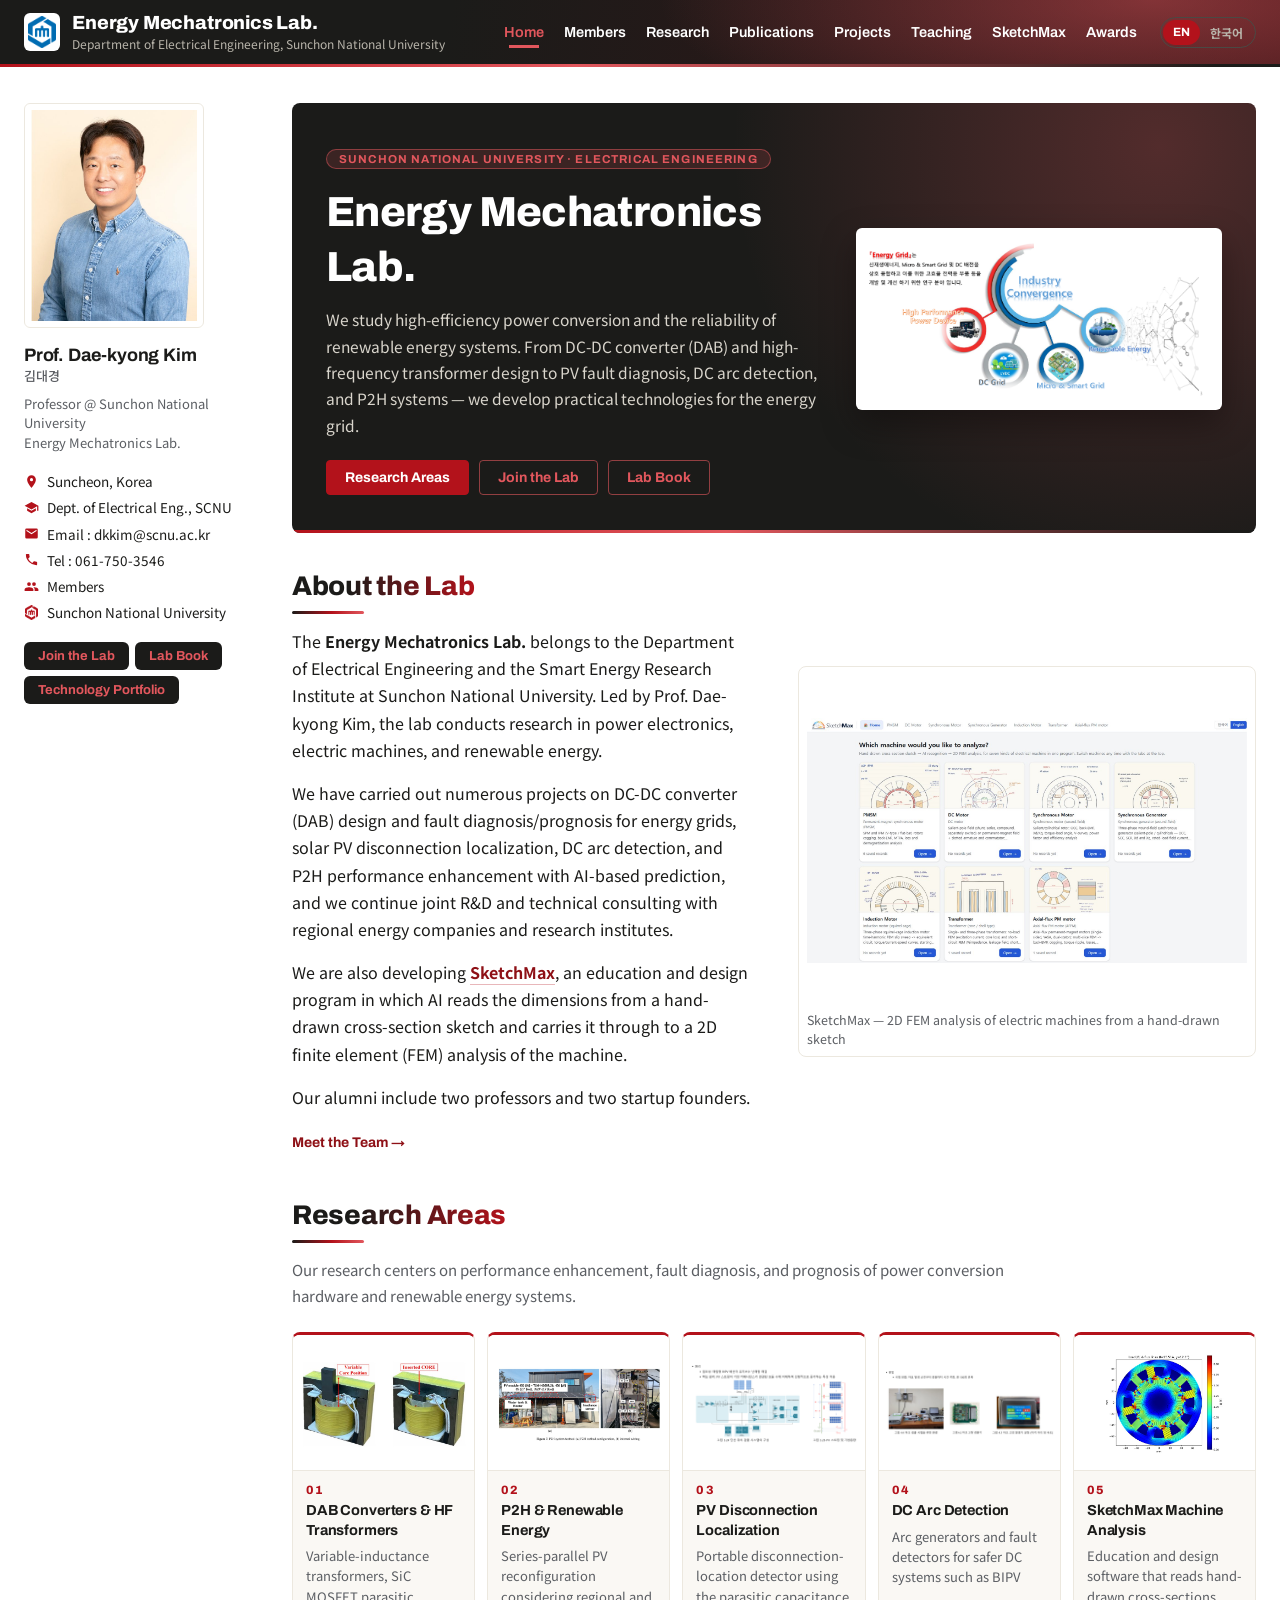
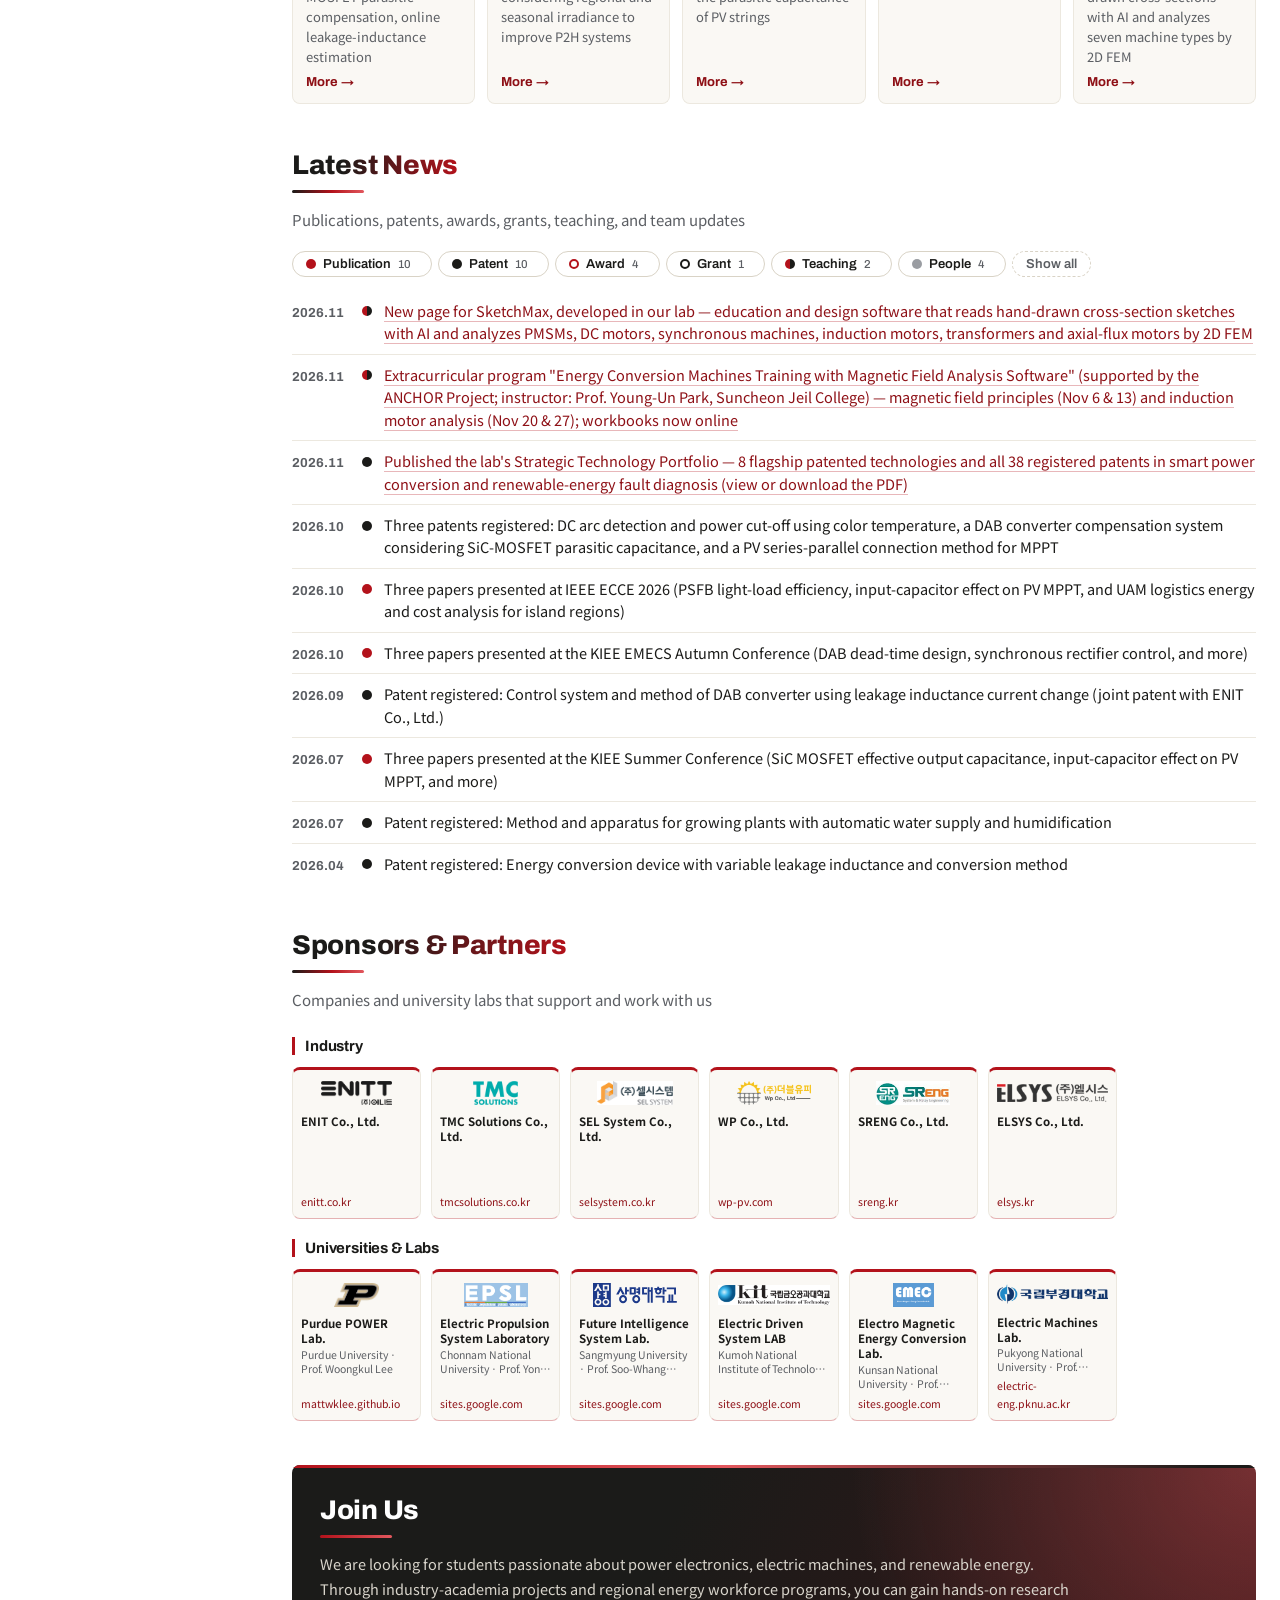
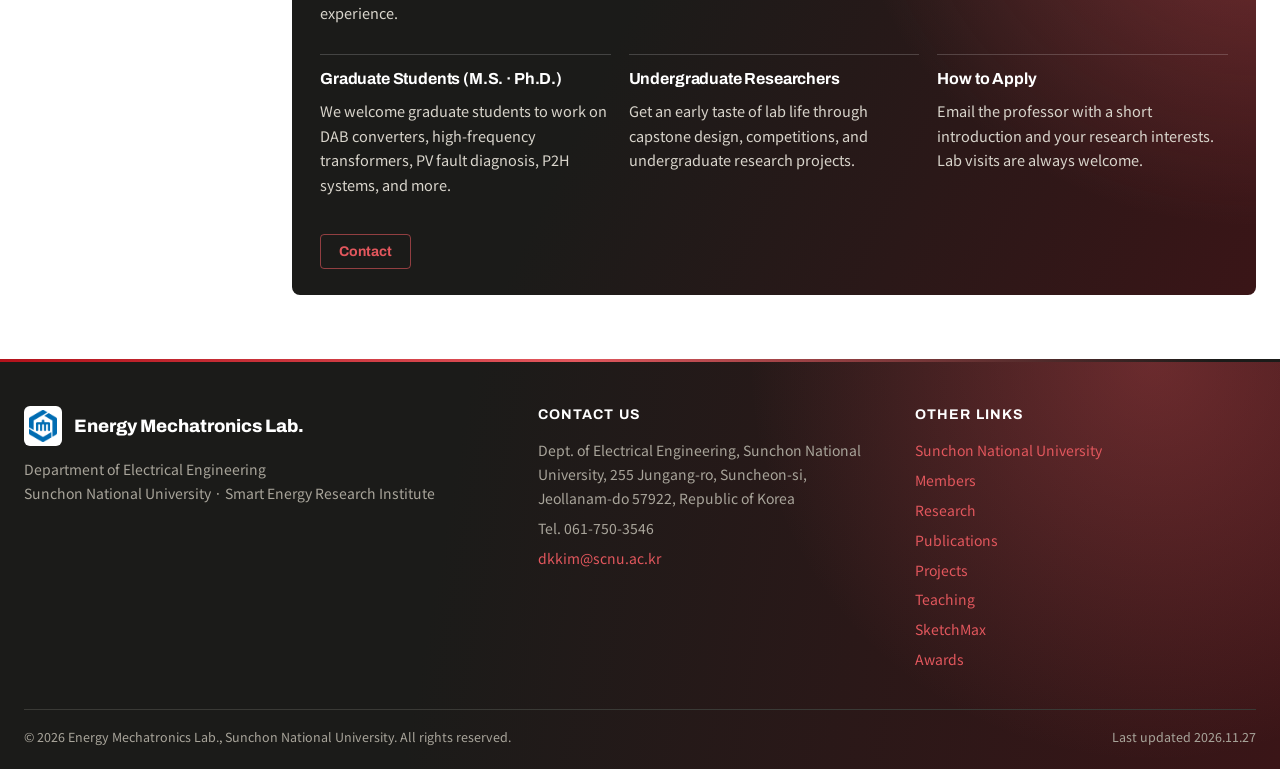
<file: index.html>
<!doctype html>
<html lang="en" data-lang="en">
<head>
<meta charset="utf-8">
<meta name="viewport" content="width=device-width, initial-scale=1">
<script src="assets/js/lang.js"></script>
<title data-ko="Energy Mechatronics Lab. | 국립순천대학교 에너지메카트로닉스연구실">Energy Mechatronics Lab. | Sunchon National University</title>
<meta name="description" content="Energy Mechatronics Lab., Dept. of Electrical Engineering, Sunchon National University — DAB converters, high-frequency transformers, PV fault diagnosis, DC arc detection, and P2H systems. 국립순천대학교 전기공학과 에너지메카트로닉스연구실">
<link rel="icon" href="favicon.png">
<link rel="preconnect" href="https://fonts.googleapis.com">
<link rel="preconnect" href="https://fonts.gstatic.com" crossorigin>
<link href="https://fonts.googleapis.com/css2?family=Archivo:wght@500;600;700;800&family=Noto+Sans+KR:wght@400;500;700;800&display=swap" rel="stylesheet">
<link rel="stylesheet" href="assets/css/style.css">
</head>
<body data-page="home">
<main id="main">

  <section class="hero">
    <div class="container">
      <div>
      <span class="hero-eyebrow">Sunchon National University · Electrical Engineering</span>
      <h1>Energy Mechatronics Lab.</h1>
      <p class="lead" lang="ko">고효율 전력변환과 신재생에너지 시스템의 신뢰성을 연구합니다. DC-DC 컨버터(DAB)와 고주파 변압기 설계부터 태양광 고장진단, DC 아크 검출, P2H 시스템까지 — 에너지 그리드를 위한 실용 기술을 개발합니다.</p>
      <p class="lead" lang="en">We study high-efficiency power conversion and the reliability of renewable energy systems. From DC-DC converter (DAB) and high-frequency transformer design to PV fault diagnosis, DC arc detection, and P2H systems — we develop practical technologies for the energy grid.</p>
      <div class="btn-row">
        <a class="btn" href="research.html">Research Areas</a>
        <a class="btn ghost" href="#join">Join the Lab</a>
        <a class="btn ghost" href="lab-book.html">Lab Book</a>
      </div>
      </div>
      <figure class="hero-figure"><img src="assets/img/overview-grid.png" alt="Energy Grid research overview — Industry Convergence, DC Grid, Micro &amp; Smart Grid, Renewable Energy"></figure>
    </div>
  </section>

  <section class="block">
    <div class="container">
      <div class="grid c2" style="align-items:center;gap:48px">
        <div>
          <h2 class="section-title">About the Lab</h2>
          <div lang="ko">
            <p><b>에너지메카트로닉스연구실</b>은 국립순천대학교 전기공학과 및 스마트에너지연구소 소속으로, 김대경 교수의 지도 아래 전력전자 · 전기기기 · 신재생에너지 분야를 연구합니다.</p>
            <p>Energy Grid용 DC-DC 컨버터(DAB) 설계 및 고장진단/예측, Solar PV 단선 위치 검출, DC 아크 검출, P2H 성능 향상과 AI 예측 기술 관련 프로젝트를 다수 수행해 왔으며, 지역 에너지 기업 및 연구원과 공동 연구개발과 기술지도를 이어가고 있습니다.</p>
            <p>또한 손그림 단면 스케치에서 AI가 치수를 읽어 전기기기 2D 유한요소(FEM) 해석까지 이어 주는 교육 · 설계용 프로그램 <a href="sketchmax.html"><b>SketchMax</b></a>를 개발하고 있습니다.</p>
            <p>연구실 출신 교수 2인, 창업 2인을 배출했습니다.</p>
          </div>
          <div lang="en">
            <p>The <b>Energy Mechatronics Lab.</b> belongs to the Department of Electrical Engineering and the Smart Energy Research Institute at Sunchon National University. Led by Prof. Dae-kyong Kim, the lab conducts research in power electronics, electric machines, and renewable energy.</p>
            <p>We have carried out numerous projects on DC-DC converter (DAB) design and fault diagnosis/prognosis for energy grids, solar PV disconnection localization, DC arc detection, and P2H performance enhancement with AI-based prediction, and we continue joint R&amp;D and technical consulting with regional energy companies and research institutes.</p>
            <p>We are also developing <a href="sketchmax.html"><b>SketchMax</b></a>, an education and design program in which AI reads the dimensions from a hand-drawn cross-section sketch and carries it through to a 2D finite element (FEM) analysis of the machine.</p>
            <p>Our alumni include two professors and two startup founders.</p>
          </div>
          <a class="more-link" href="members.html">Meet the Team</a>
        </div>
        <figure class="fig" lang="ko"><a href="sketchmax.html"><img src="assets/img/sketchmax/hub.jpg" alt="SketchMax 홈 화면"></a><figcaption>SketchMax — 손그림 스케치 기반 전기기기 2D FEM 해석 프로그램</figcaption></figure>
        <figure class="fig" lang="en"><a href="sketchmax.html"><img src="assets/img/sketchmax/hub-en.jpg" alt="SketchMax home screen"></a><figcaption>SketchMax — 2D FEM analysis of electric machines from a hand-drawn sketch</figcaption></figure>
      </div>
    </div>
  </section>

  <section class="block">
    <div class="container">
      <h2 class="section-title">Research Areas</h2>
      <p class="section-desc" lang="ko">전력변환 하드웨어와 신재생에너지 시스템의 성능 향상, 고장 진단 및 예측을 핵심 축으로 연구합니다.</p>
      <p class="section-desc" lang="en">Our research centers on performance enhancement, fault diagnosis, and prognosis of power conversion hardware and renewable energy systems.</p>
      <div class="grid c5 areas">
        <a class="card" href="research.html#dab">
          <div class="thumb"><img src="assets/img/vit-proto.jpg" alt="Variable-inductance high-frequency transformer prototype"></div>
          <div class="body"><div class="num">01</div>
            <h3 lang="ko">DAB 컨버터 &amp; 고주파 변압기</h3><h3 lang="en">DAB Converters &amp; HF Transformers</h3>
            <p lang="ko">가변인덕턴스 변압기, SiC MOSFET 기생성분 보상, 누설인덕턴스 온라인 추정</p>
            <p lang="en">Variable-inductance transformers, SiC MOSFET parasitic compensation, online leakage-inductance estimation</p>
            <span class="more-link">More</span></div>
        </a>
        <a class="card" href="research.html#p2h">
          <div class="thumb"><img src="assets/img/p2h-testbed.jpg" alt="P2H testbed"></div>
          <div class="body"><div class="num">02</div>
            <h3 lang="ko">P2H &amp; 신재생에너지</h3><h3 lang="en">P2H &amp; Renewable Energy</h3>
            <p lang="ko">지역·계절별 일사량을 고려한 PV 직·병렬 재구성과 P2H 시스템 성능 향상</p>
            <p lang="en">Series-parallel PV reconfiguration considering regional and seasonal irradiance to improve P2H systems</p>
            <span class="more-link">More</span></div>
        </a>
        <a class="card" href="research.html#pv">
          <div class="thumb"><img src="assets/img/pvdc-principle.png" alt="Principle of PV disconnection localization"></div>
          <div class="body"><div class="num">03</div>
            <h3 lang="ko">PV 단선 위치 검출</h3><h3 lang="en">PV Disconnection Localization</h3>
            <p lang="ko">PV 스트링의 기생 커패시턴스를 이용한 휴대형 단선 위치 검출 시스템</p>
            <p lang="en">Portable disconnection-location detector using the parasitic capacitance of PV strings</p>
            <span class="more-link">More</span></div>
        </a>
        <a class="card" href="research.html#arc">
          <div class="thumb"><img src="assets/img/arc-hw.jpg" alt="DC arc generator and detector hardware"></div>
          <div class="body"><div class="num">04</div>
            <h3 lang="ko">DC 아크 검출</h3><h3 lang="en">DC Arc Detection</h3>
            <p lang="ko">BIPV 등 DC 시스템 안전성 향상을 위한 아크 발생기 및 고장 검출기</p>
            <p lang="en">Arc generators and fault detectors for safer DC systems such as BIPV</p>
            <span class="more-link">More</span></div>
        </a>
        <a class="card" href="sketchmax.html">
          <div class="thumb"><img src="assets/img/sketchmax/field-load.jpg" alt="SketchMax FEM flux density result"></div>
          <div class="body"><div class="num">05</div>
            <h3 lang="ko">SketchMax 전기기기 해석</h3><h3 lang="en">SketchMax Machine Analysis</h3>
            <p lang="ko">손그림 단면 스케치를 AI로 읽어 7종 전기기기를 2D FEM으로 해석하는 교육·설계용 프로그램</p>
            <p lang="en">Education and design software that reads hand-drawn cross-sections with AI and analyzes seven machine types by 2D FEM</p>
            <span class="more-link">More</span></div>
        </a>
      </div>
    </div>
  </section>

  <section class="block soft">
    <div class="container">
      <h2 class="section-title">Latest News</h2>
      <p class="section-desc" style="margin-bottom:18px"><span lang="ko">논문, 특허, 수상, 과제, 교육, 구성원 소식</span><span lang="en">Publications, patents, awards, grants, teaching, and team updates</span></p>
      <div class="news-filter" id="news-filter"></div>
      <ul class="news-list" id="news"></ul>
    </div>
  </section>

  <section class="block" id="co-research-section">
    <div class="container">
      <h2 class="section-title">Sponsors &amp; Partners</h2>
      <p class="section-desc"><span lang="ko">함께 연구하고 지원하는 기업과 대학 연구실</span><span lang="en">Companies and university labs that support and work with us</span></p>
      <div id="co-research"></div>
    </div>
  </section>

  <section class="block join" id="join">
    <div class="container">
      <h2 class="section-title">Join Us</h2>
      <p style="max-width:760px" lang="ko">전력전자, 전기기기, 신재생에너지 분야에 열정이 있는 학생을 모집합니다. 산학협력 과제와 지역에너지 인재양성 프로그램을 통해 실무 중심의 연구 경험을 쌓을 수 있습니다.</p>
      <p style="max-width:760px" lang="en">We are looking for students passionate about power electronics, electric machines, and renewable energy. Through industry-academia projects and regional energy workforce programs, you can gain hands-on research experience.</p>
      <div class="grid c3" style="margin-top:28px">
        <div lang="ko"><h3>대학원생 (석사 · 박사)</h3><p>DAB 컨버터, 고주파 변압기, PV 고장진단, P2H 시스템 등 연구 주제에 참여할 대학원생을 모집합니다.</p></div>
        <div lang="en"><h3>Graduate Students (M.S. · Ph.D.)</h3><p>We welcome graduate students to work on DAB converters, high-frequency transformers, PV fault diagnosis, P2H systems, and more.</p></div>
        <div lang="ko"><h3>학부연구생</h3><p>캡스톤디자인, 경진대회, 학부 연구 프로젝트에 참여하며 연구실 생활을 미리 경험할 수 있습니다.</p></div>
        <div lang="en"><h3>Undergraduate Researchers</h3><p>Get an early taste of lab life through capstone design, competitions, and undergraduate research projects.</p></div>
        <div lang="ko"><h3>지원 방법</h3><p>간단한 자기소개와 관심 연구 분야를 적어 지도교수에게 연락 주세요. 연구실 방문 상담도 환영합니다.</p></div>
        <div lang="en"><h3>How to Apply</h3><p>Email the professor with a short introduction and your research interests. Lab visits are always welcome.</p></div>
      </div>
      <div class="btn-row"><a class="btn ghost" href="members.html#contact">Contact</a></div>
    </div>
  </section>

</main>
<script src="assets/js/content.js"></script>
<script src="assets/js/data.js"></script>
<script src="assets/js/main.js"></script>
</body>
</html>
</file>
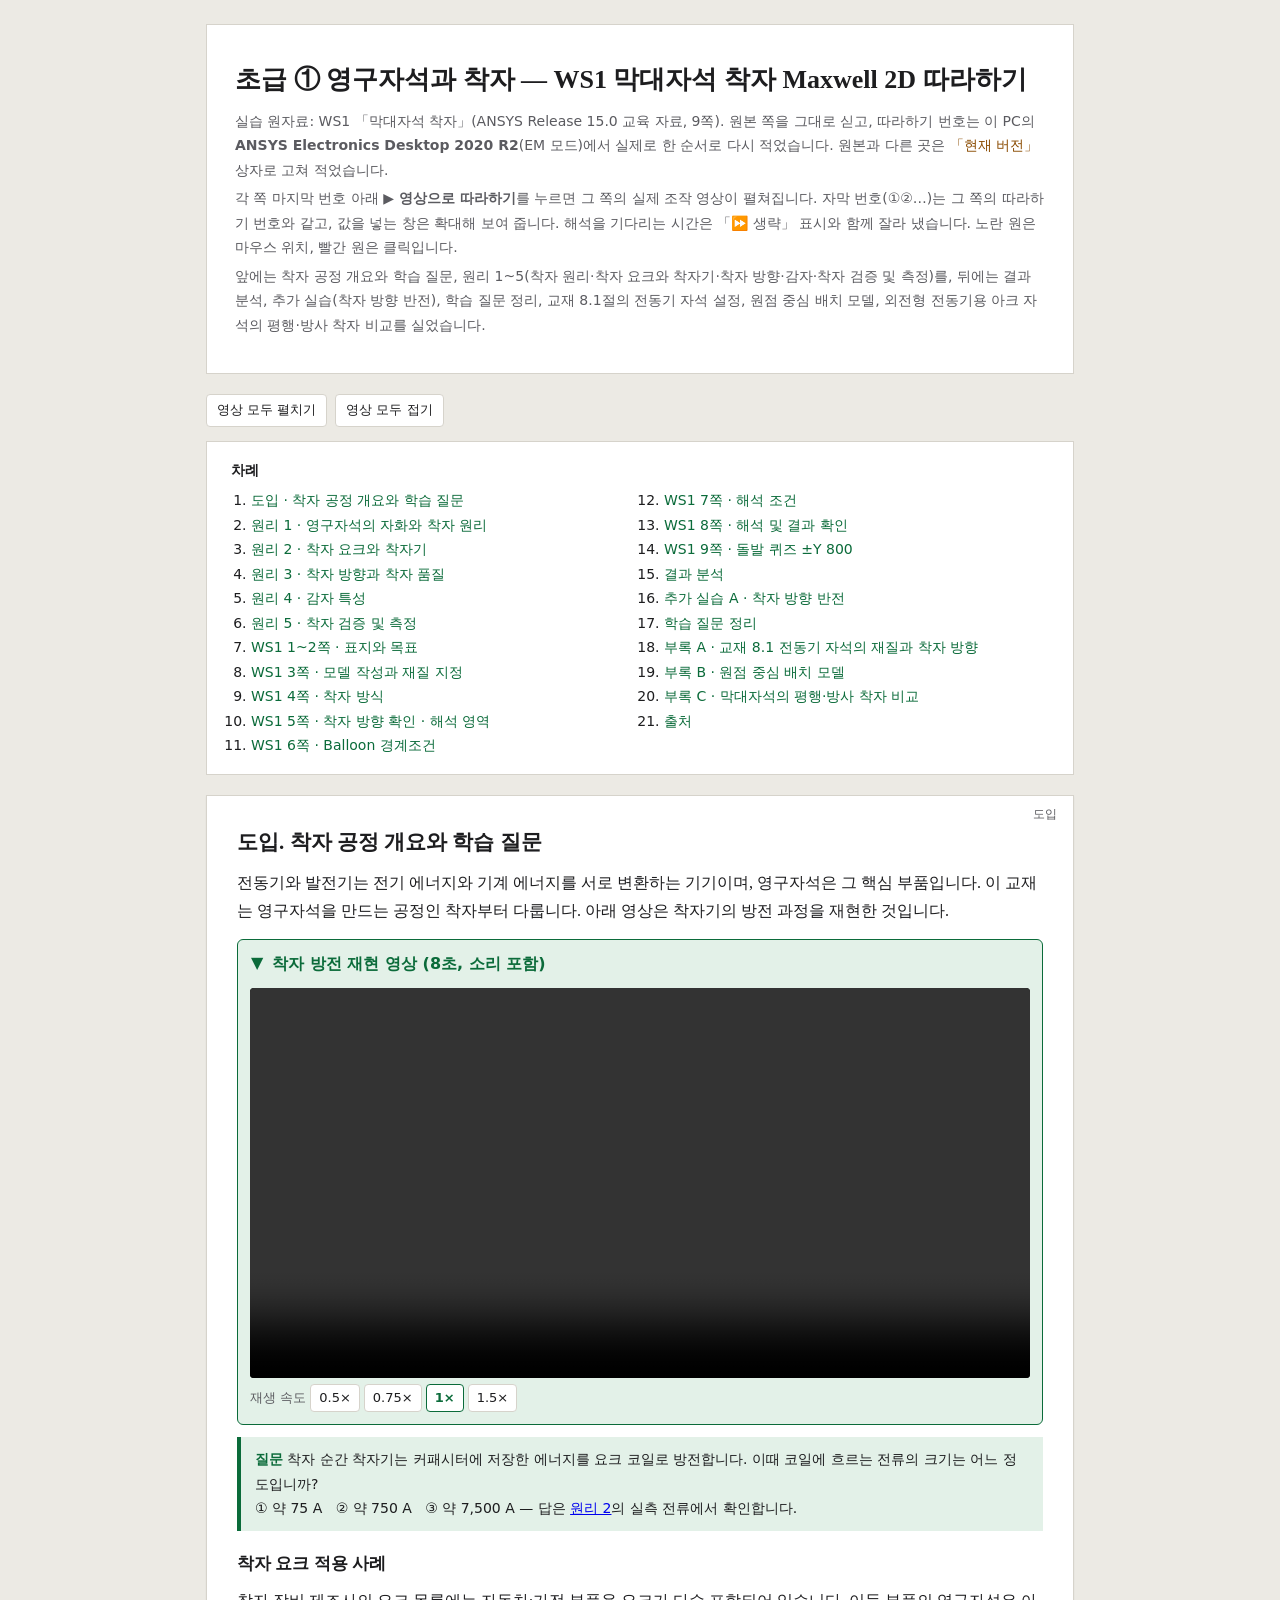
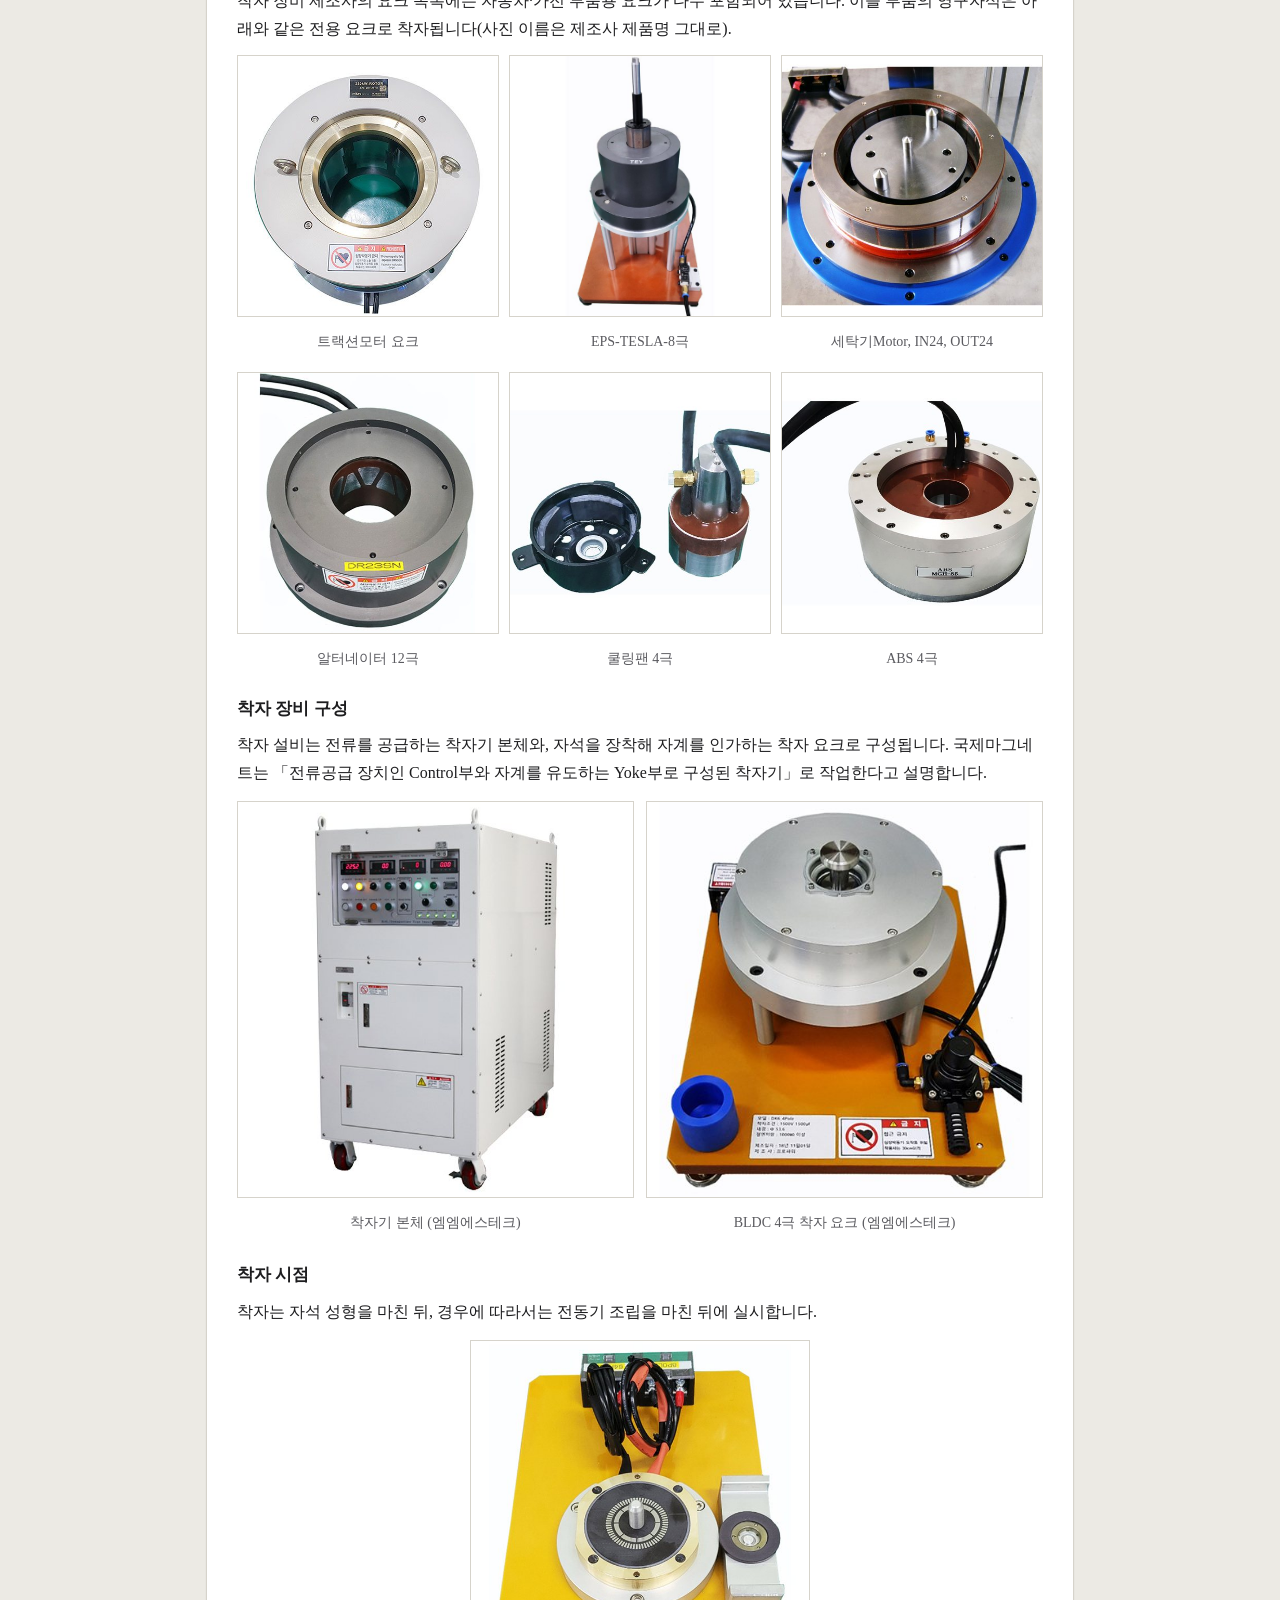
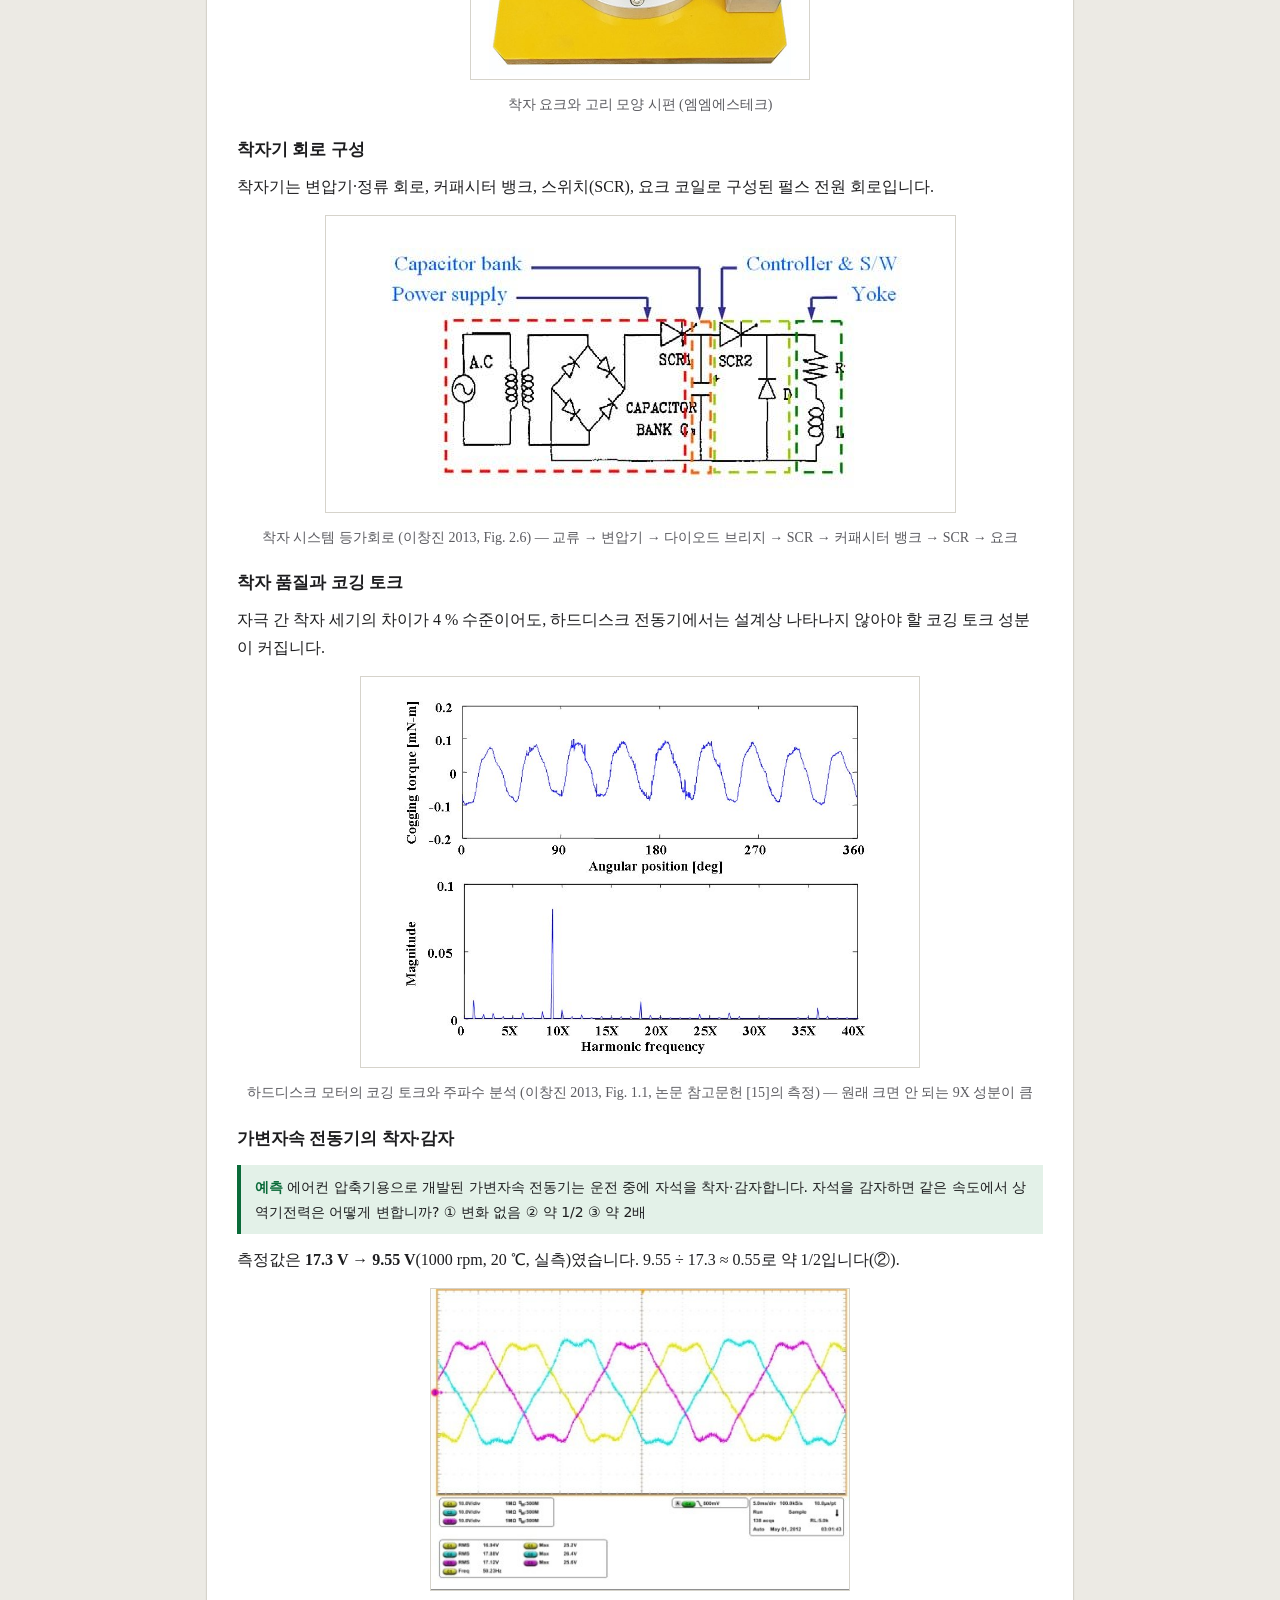
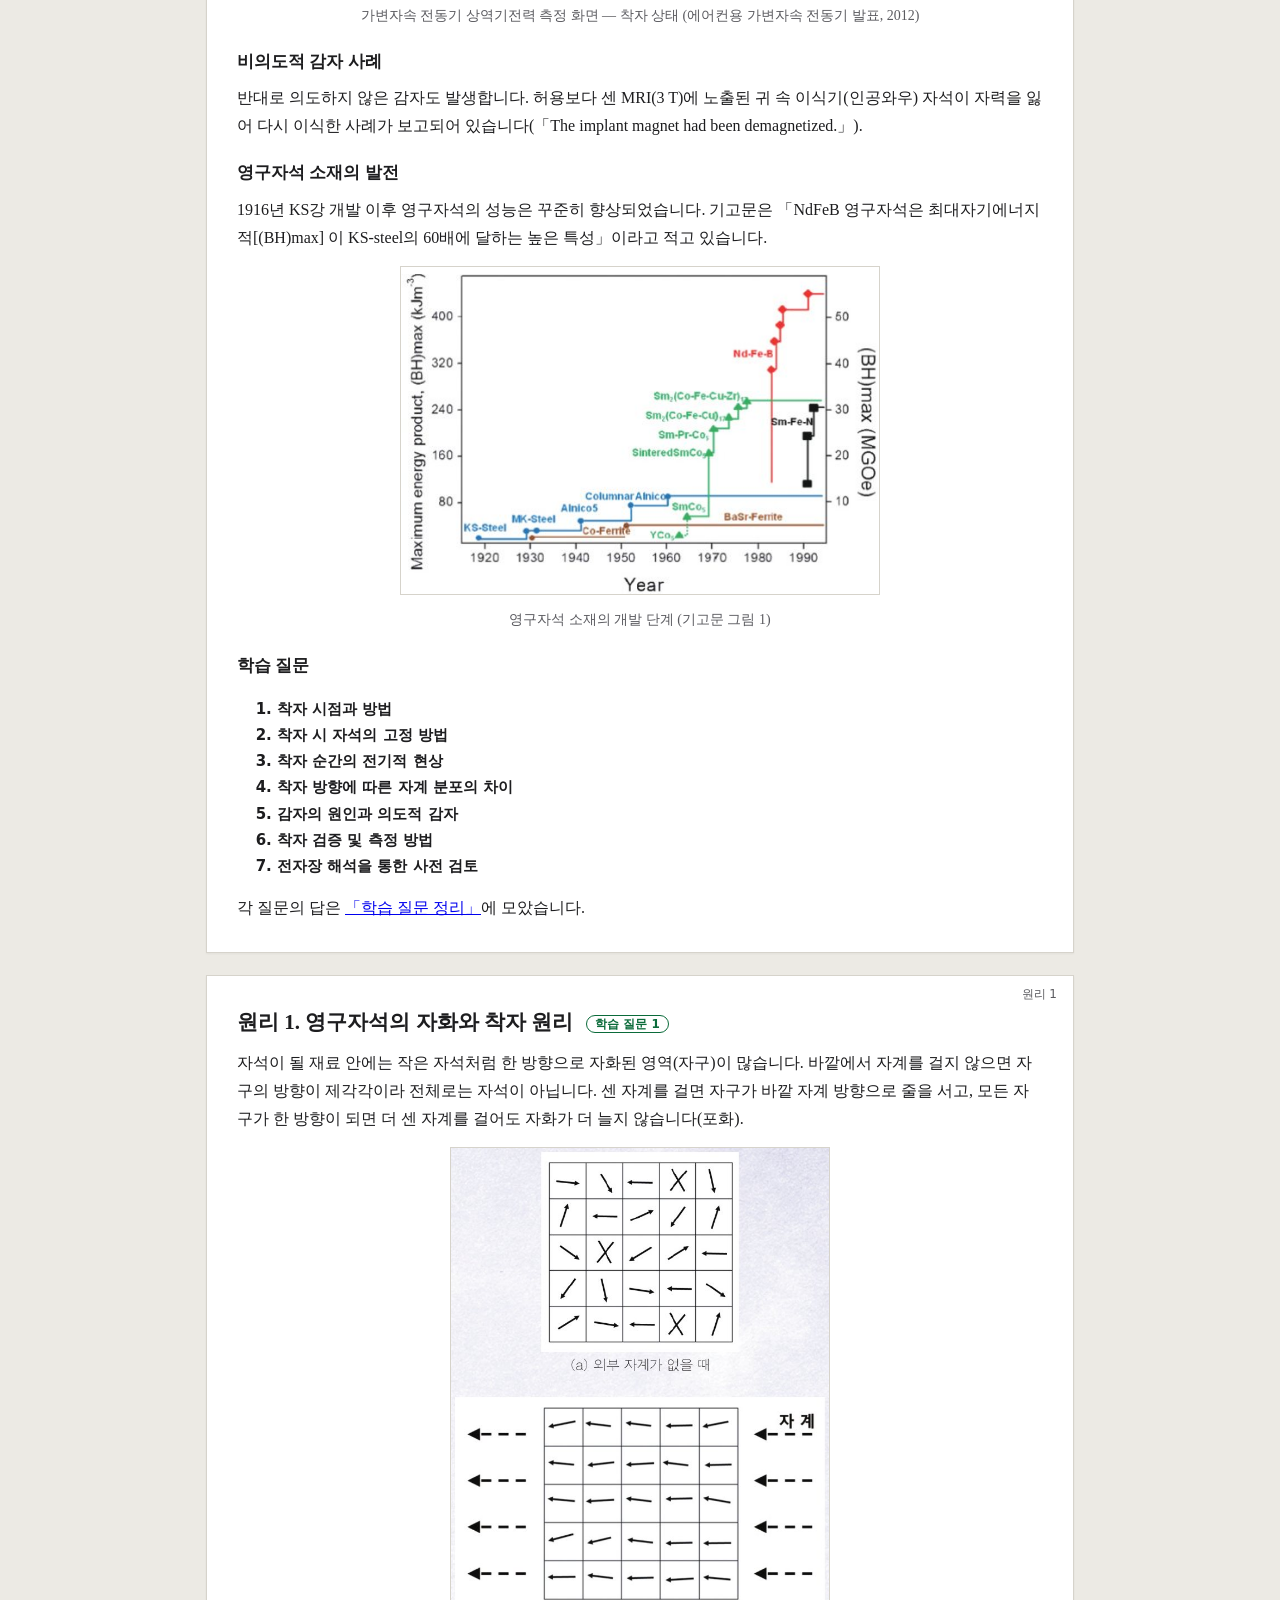
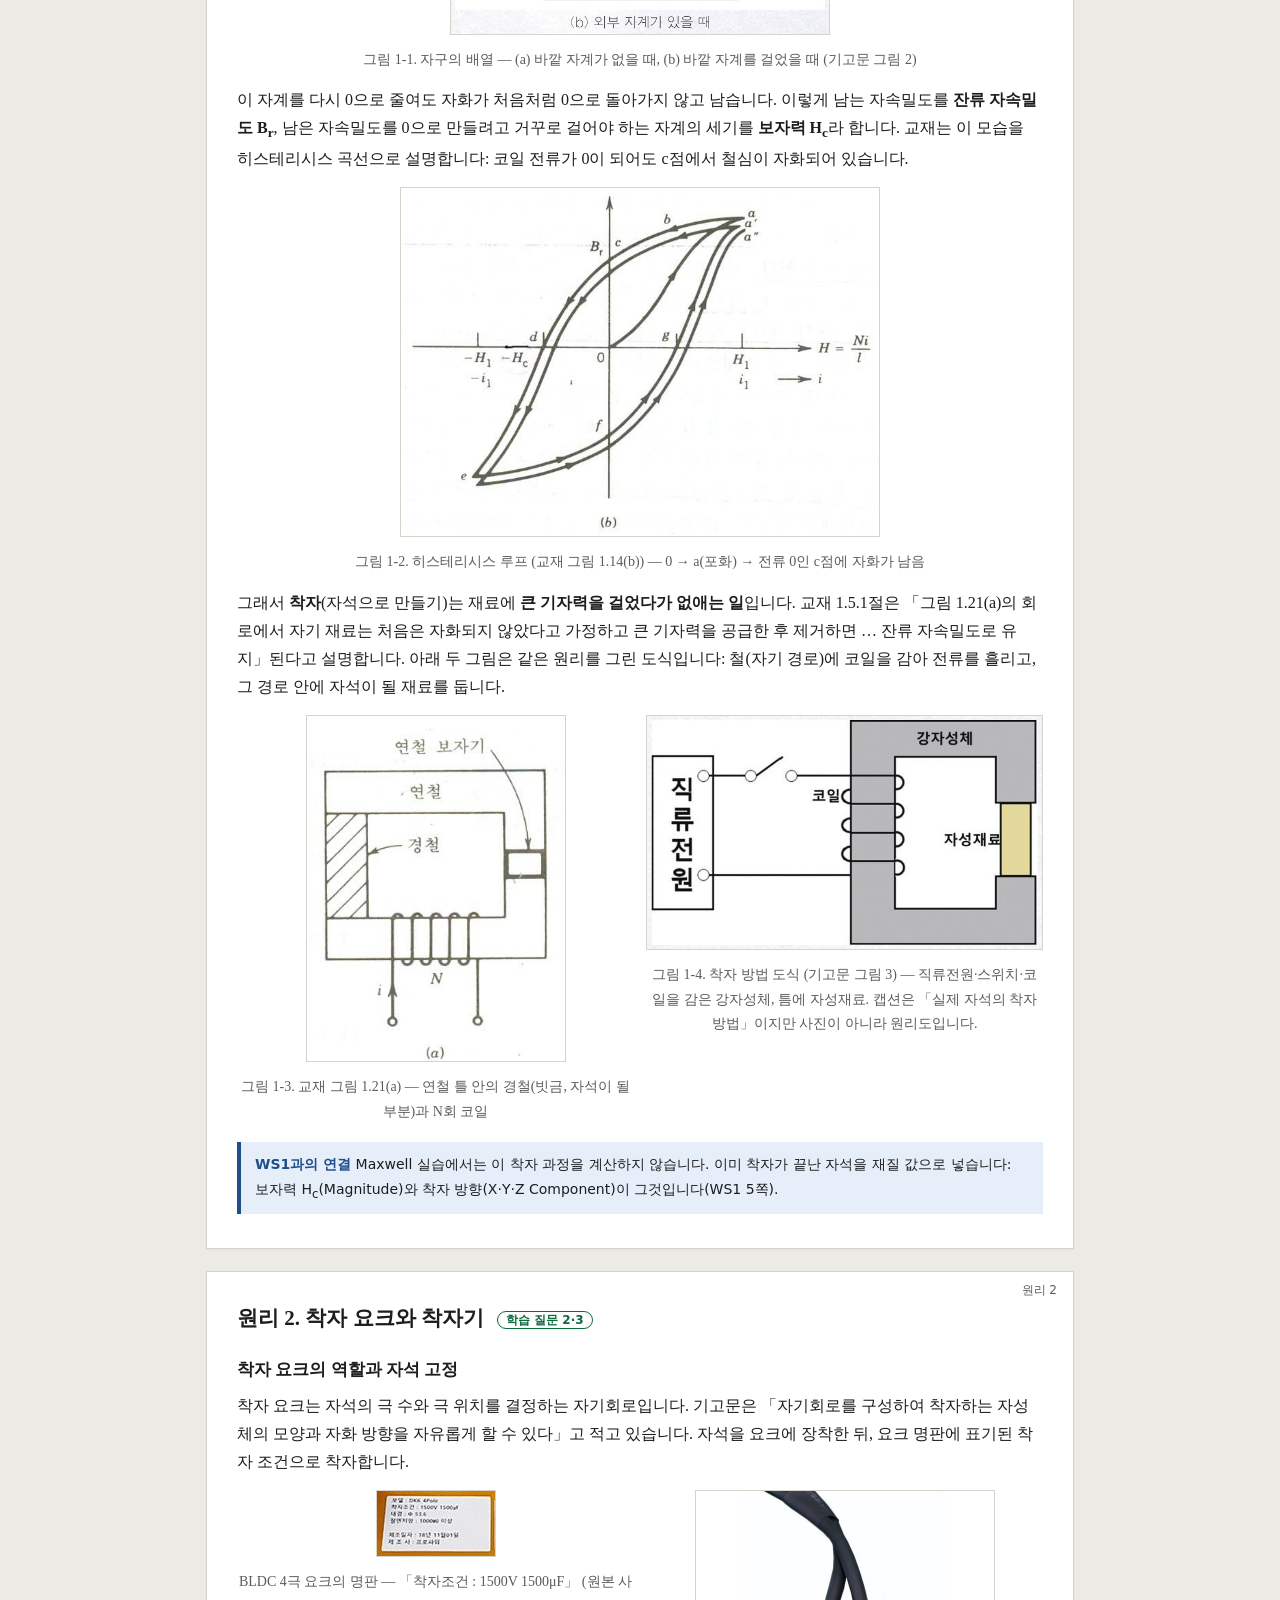
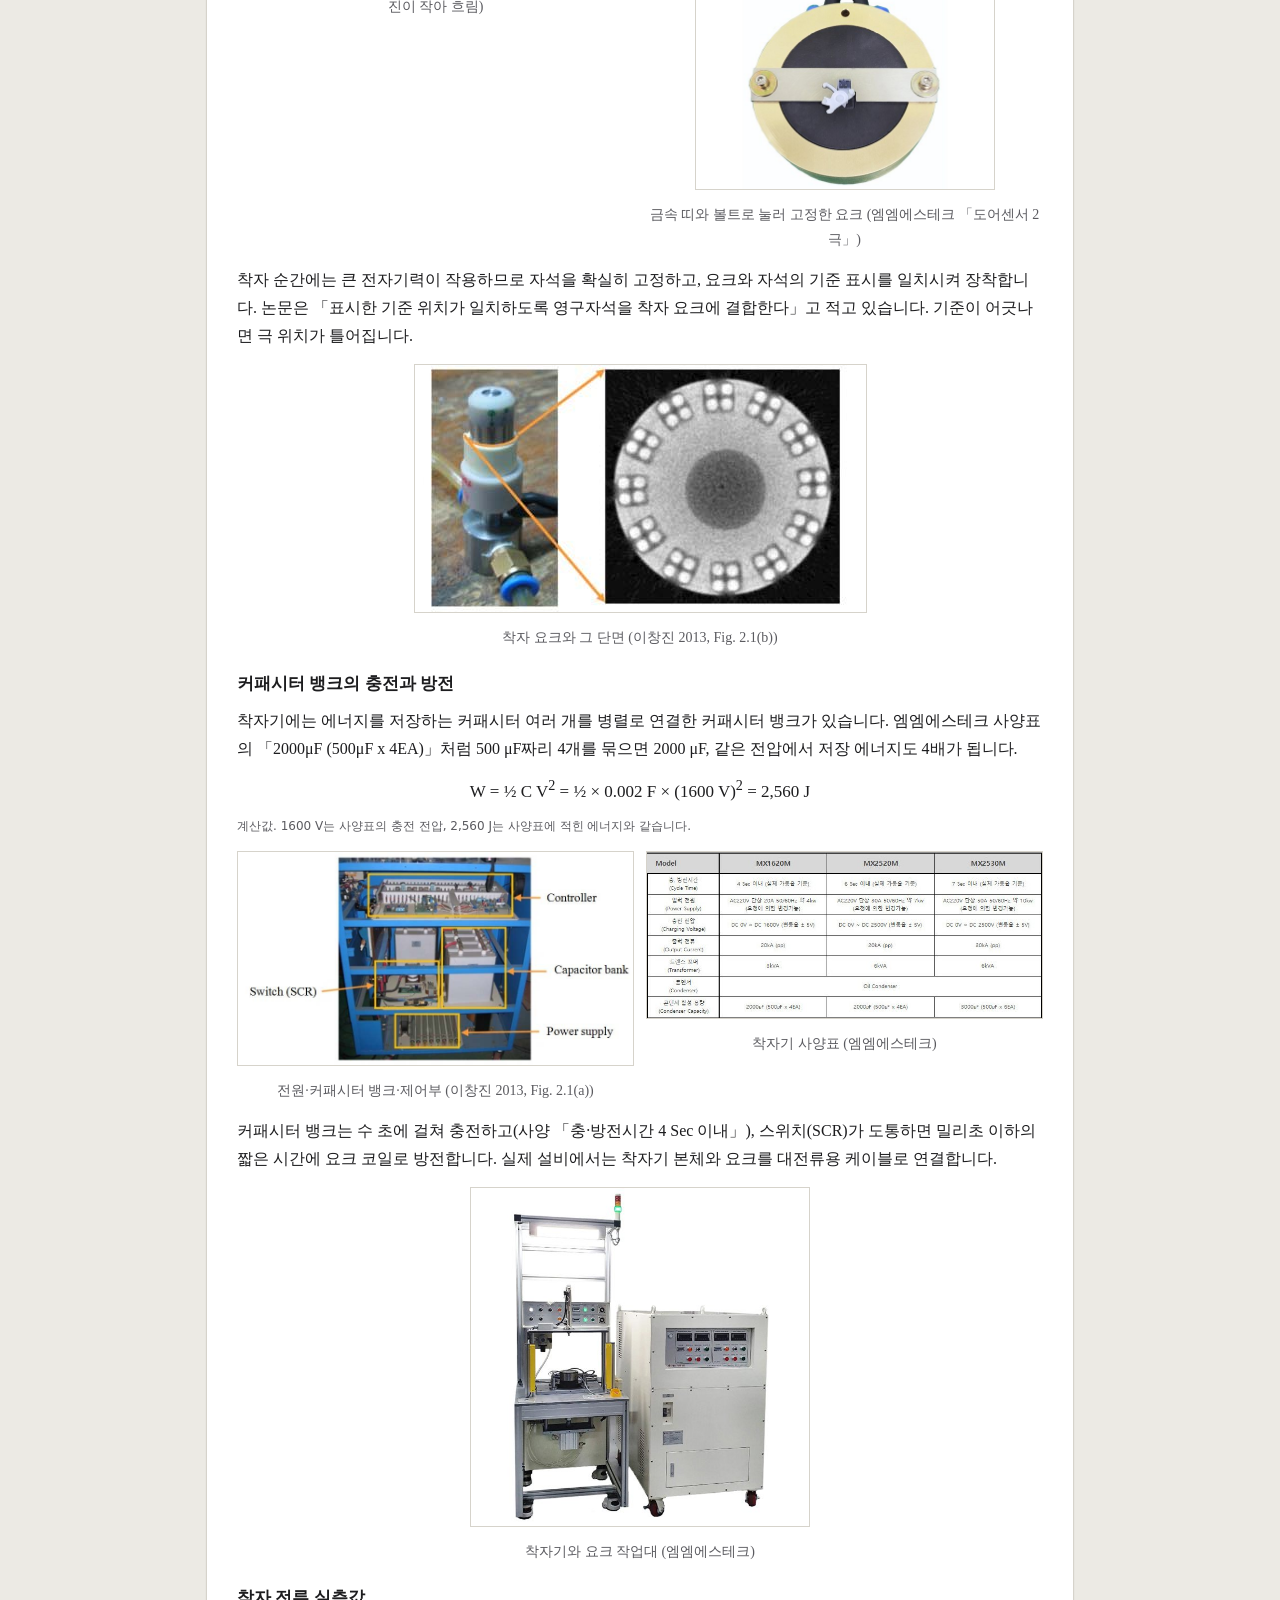
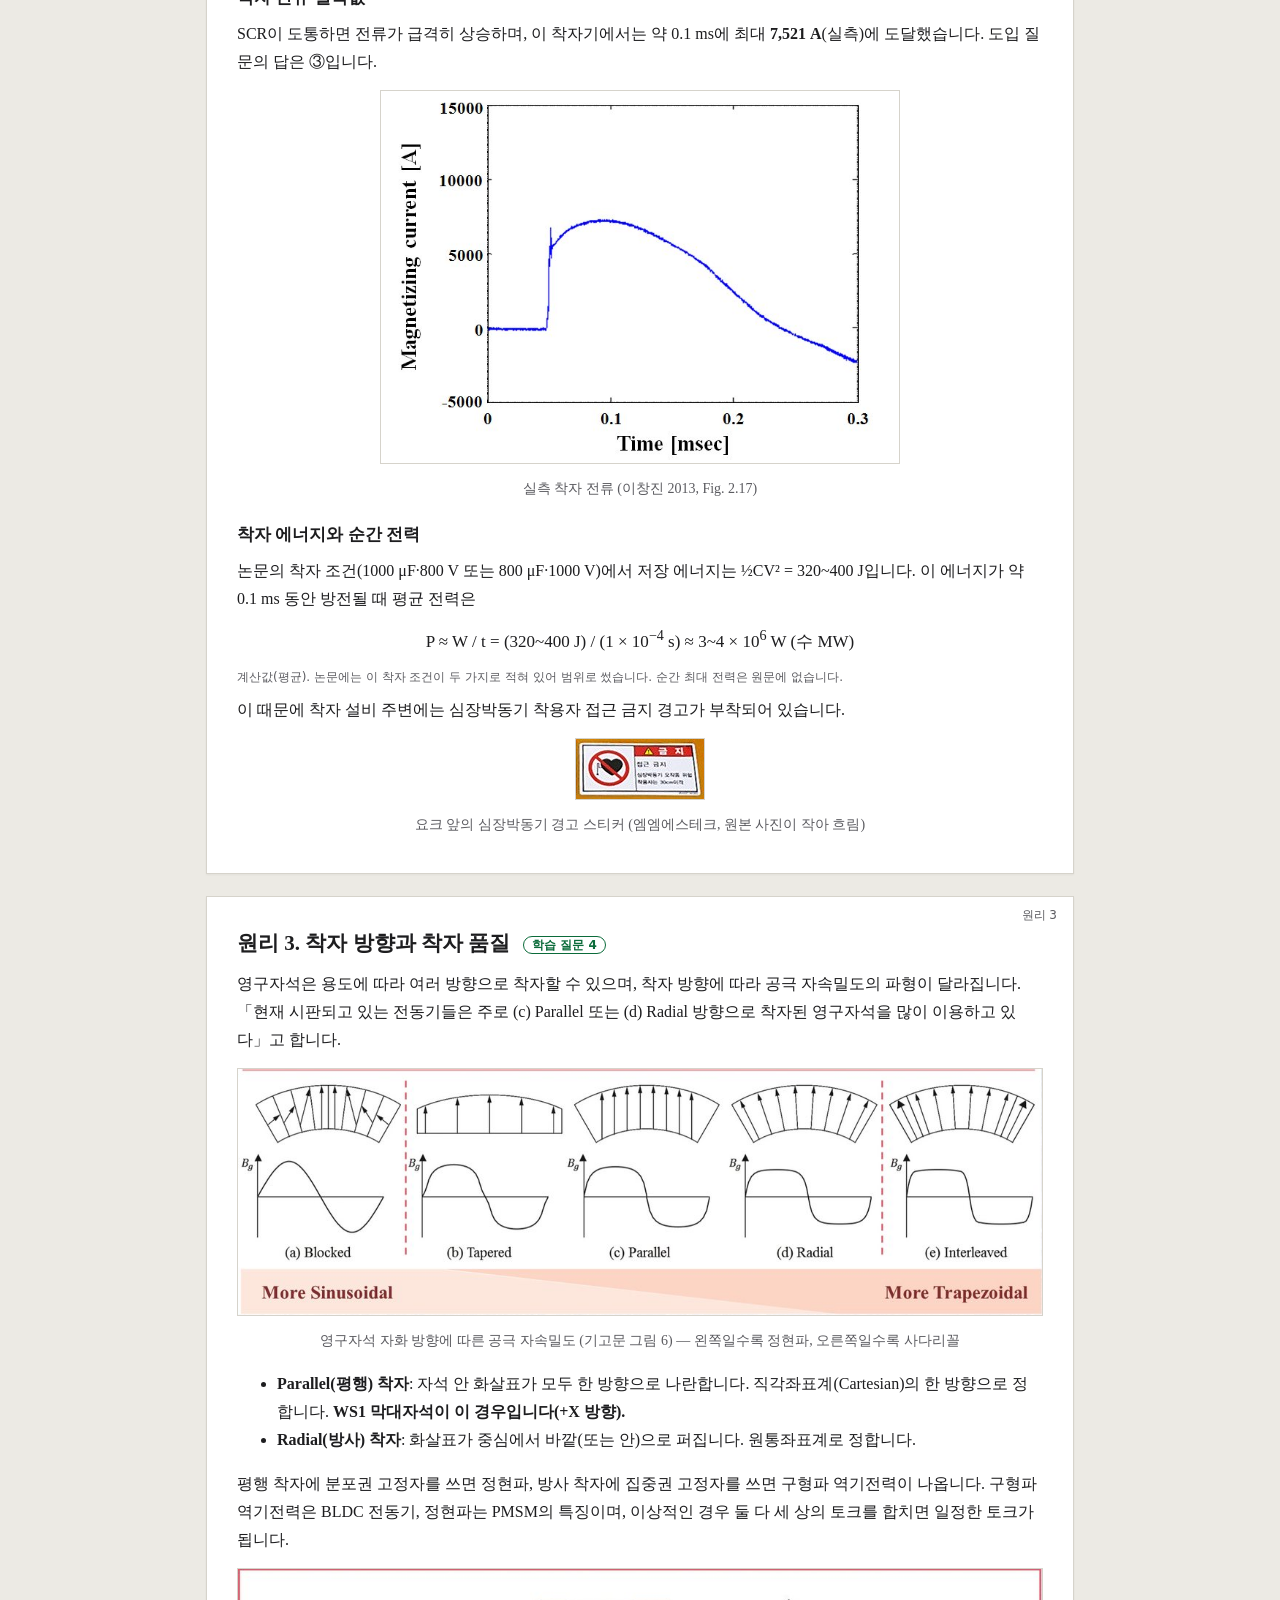
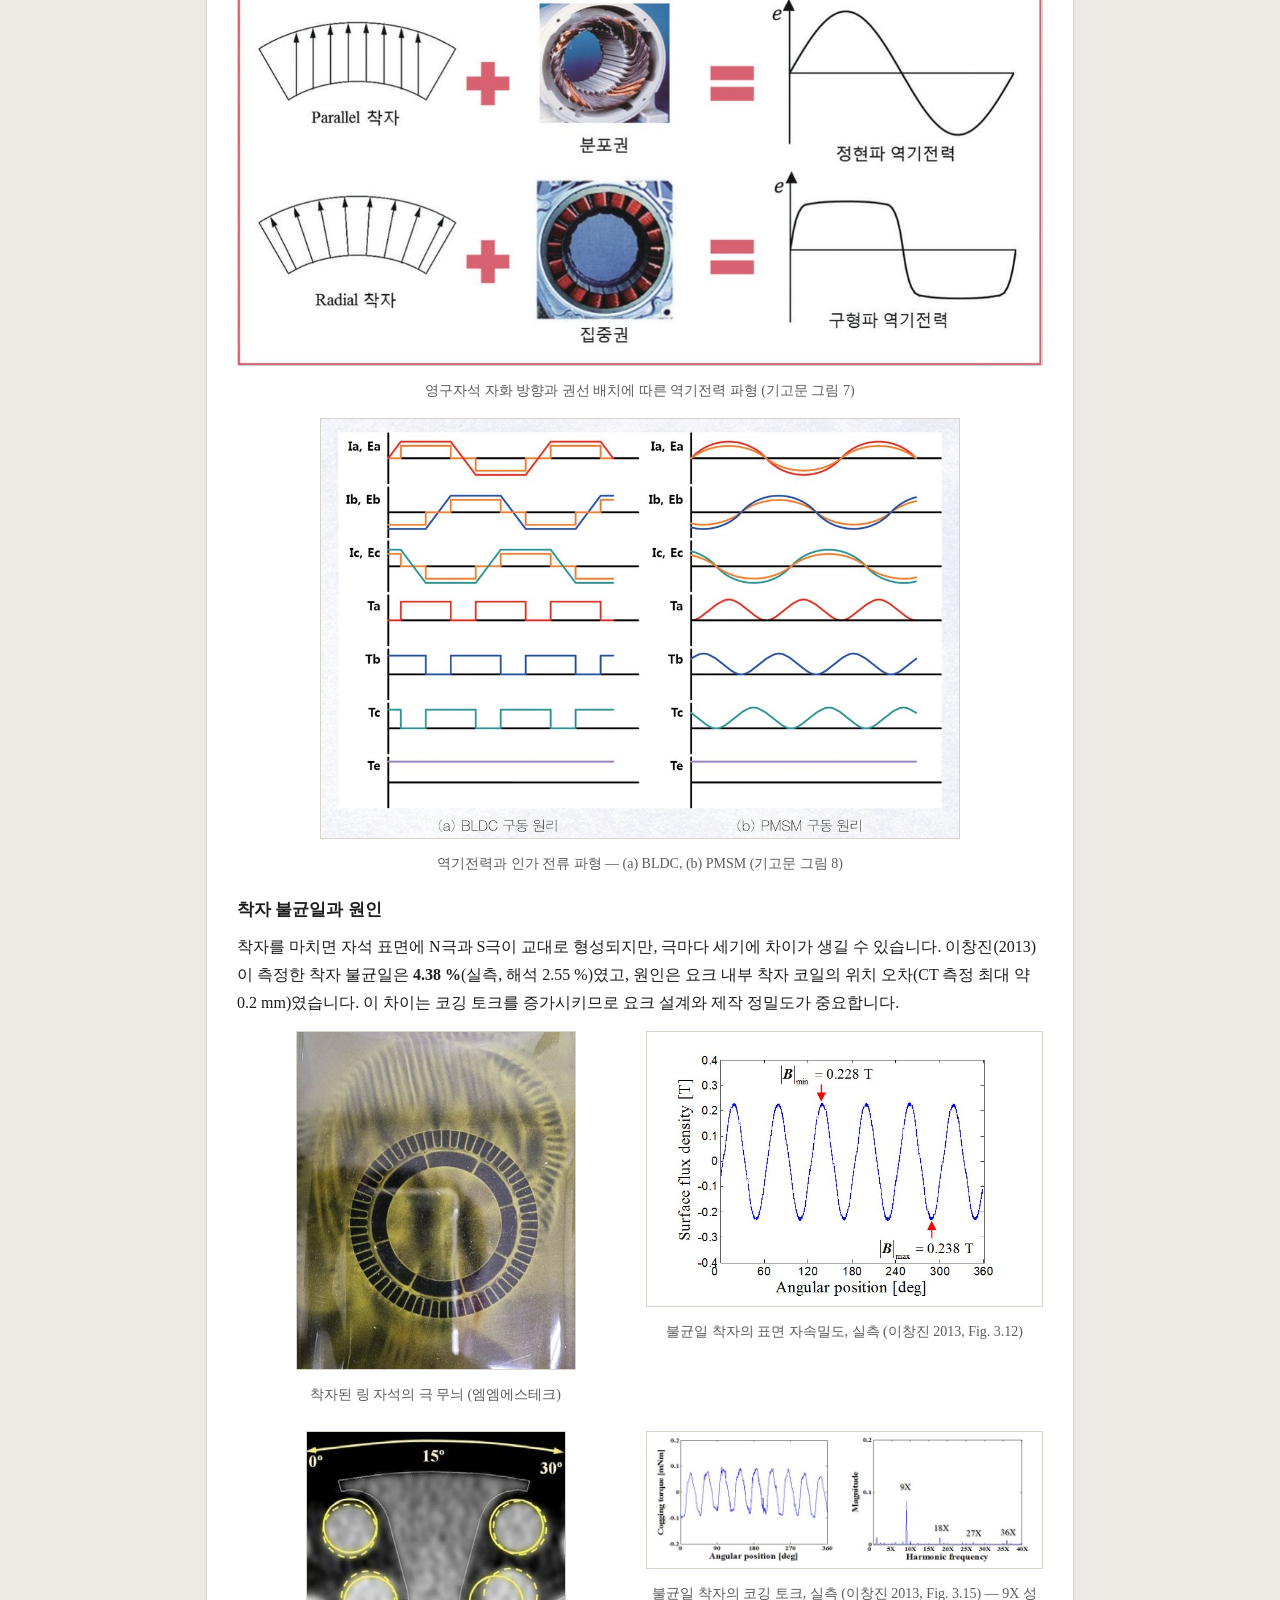
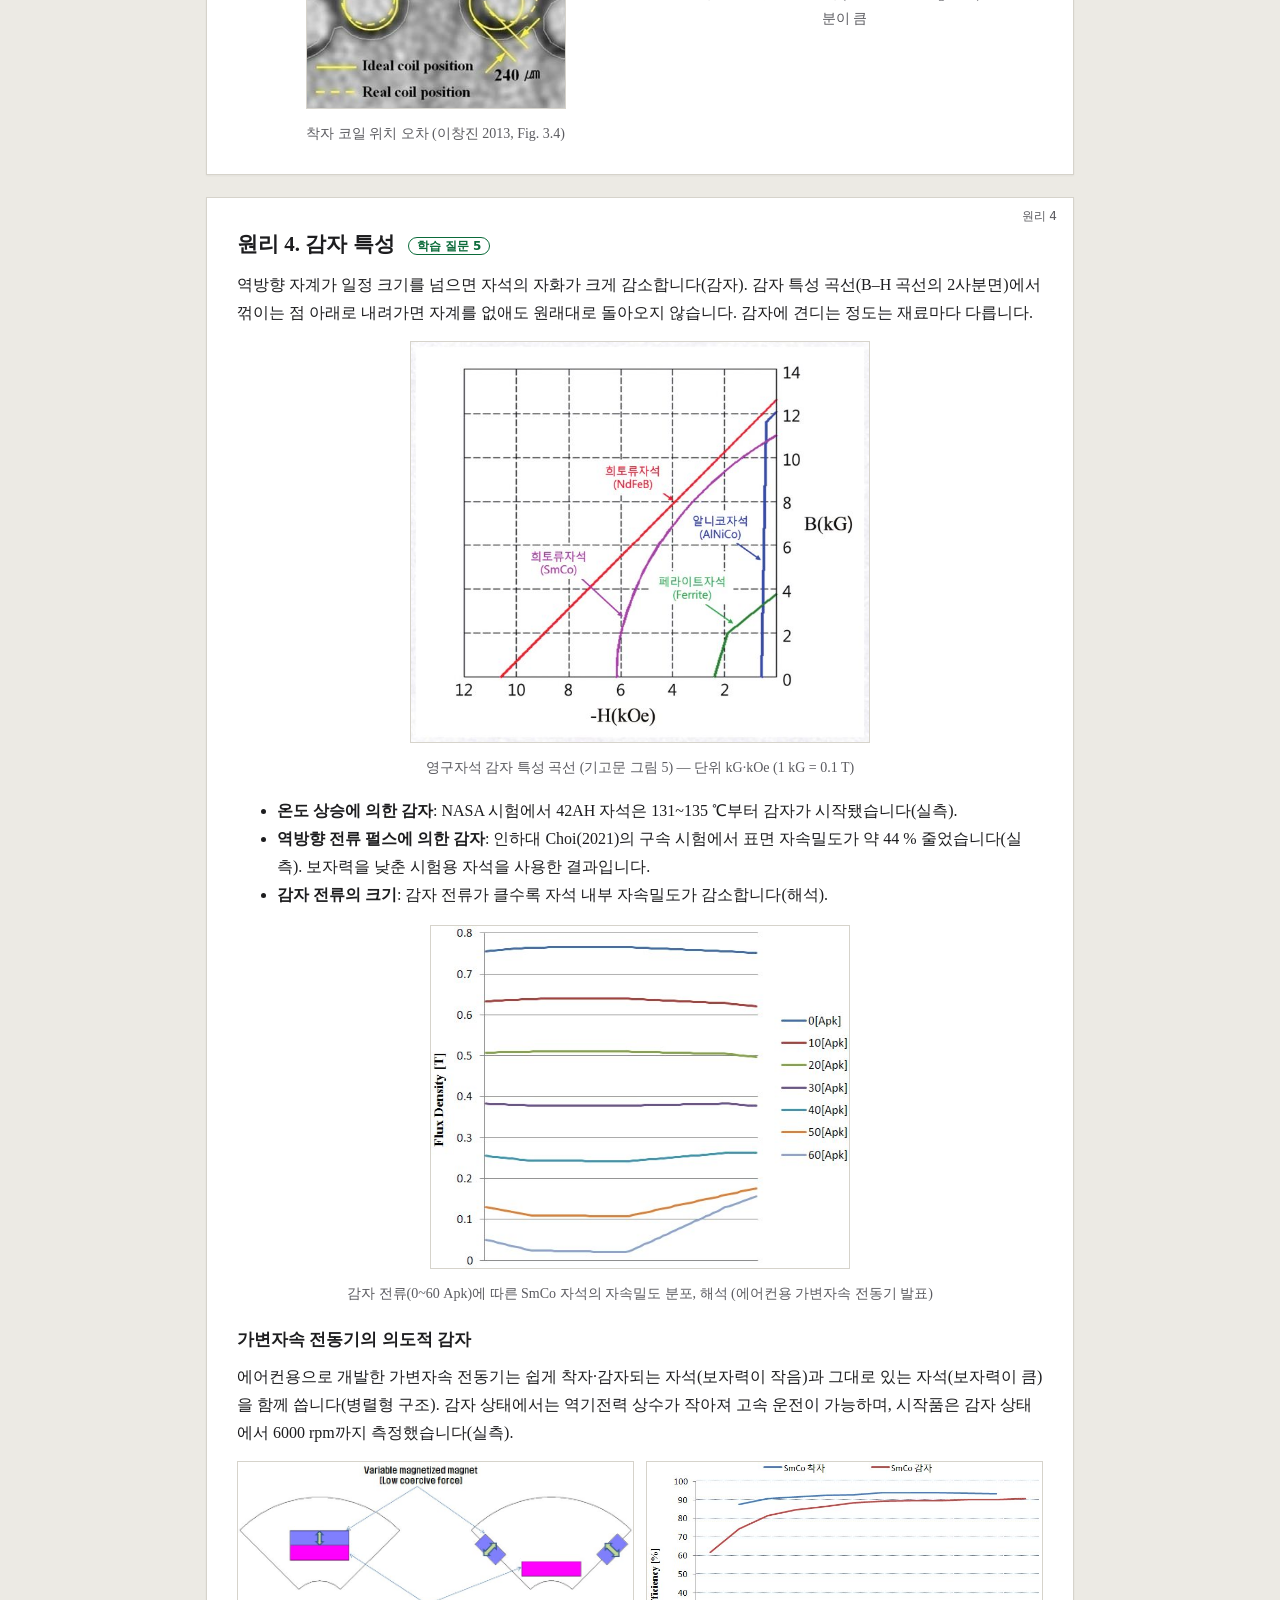
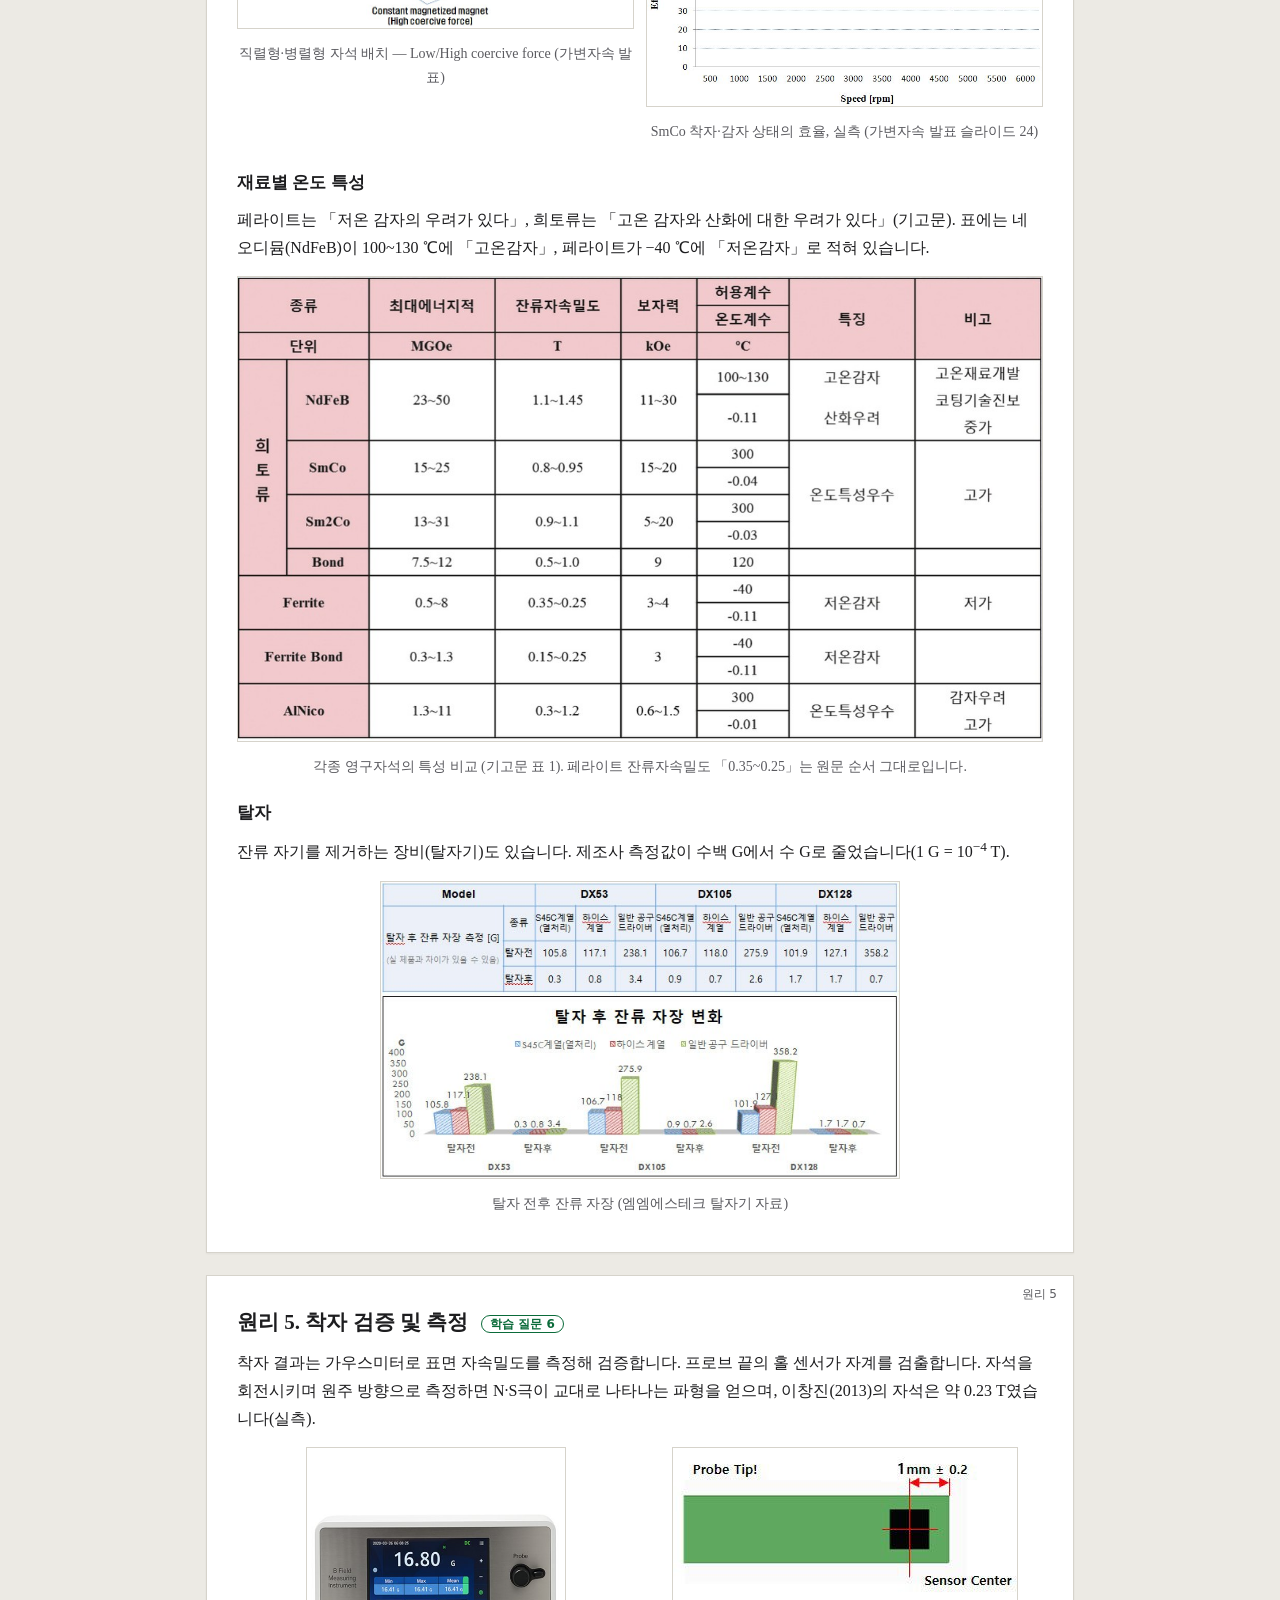
<file: edu/2026-maxwell/01-magnet/index.html>
<!doctype html>
<html lang="ko">
<head>
<meta charset="utf-8">
<meta name="viewport" content="width=device-width, initial-scale=1">
<title>전자기해석강의 초급 01 · 영구자석과 착자 — WS1 막대자석 Maxwell 2D 따라하기</title>
<style>
:root{
  --paper:#ffffff; --bg:#eceae4; --ink:#1d1d1f; --muted:#5b5b60; --line:#d6d3cb;
  --accent:#0b6b3a; --accent-soft:#e3f1e8; --warn:#8a4b00; --warn-soft:#fff3df;
  --note:#1f4e8c; --note-soft:#e6eef9; --code:#f4f2ec;
}
@media (prefers-color-scheme: dark){
  :root:not([data-theme="light"]){
    --paper:#1f1f22; --bg:#121214; --ink:#ececee; --muted:#a6a6ad; --line:#3a3a40;
    --accent:#5fc58c; --accent-soft:#1d3327; --warn:#f0b35c; --warn-soft:#3a2c17;
    --note:#8fb4ee; --note-soft:#1c2a40; --code:#2a2a2e;
  }
}
:root[data-theme="dark"]{
  --paper:#1f1f22; --bg:#121214; --ink:#ececee; --muted:#a6a6ad; --line:#3a3a40;
  --accent:#5fc58c; --accent-soft:#1d3327; --warn:#f0b35c; --warn-soft:#3a2c17;
  --note:#8fb4ee; --note-soft:#1c2a40; --code:#2a2a2e;
}
*{box-sizing:border-box}
body{margin:0;background:var(--bg);color:var(--ink);
  font-family:"Noto Serif KR","Batang","바탕",serif;line-height:1.75;font-size:16px}
.wrap{max-width:900px;margin:0 auto;padding:24px 16px 80px}
header.cover{background:var(--paper);border:1px solid var(--line);padding:32px 28px;margin-bottom:20px}
header.cover h1{margin:0 0 6px;font-size:26px}
header.cover p{margin:4px 0;color:var(--muted);font-family:system-ui,"Malgun Gothic",sans-serif;font-size:14px}
nav.toc{background:var(--paper);border:1px solid var(--line);padding:16px 24px;margin-bottom:20px;
  font-family:system-ui,"Malgun Gothic",sans-serif;font-size:14px}
nav.toc ol{margin:6px 0 0;padding-left:20px;columns:2;column-gap:28px}
nav.toc a{color:var(--accent);text-decoration:none}
section.page{background:var(--paper);border:1px solid var(--line);padding:28px 30px 22px;margin:0 0 22px;
  box-shadow:0 1px 2px rgba(0,0,0,.05);position:relative}
.pno{position:absolute;top:10px;right:16px;font:12px system-ui,sans-serif;color:var(--muted)}
h2{font-size:21px;margin:0 0 4px}
h3{font-size:17px;margin:18px 0 6px}
p{margin:8px 0}
figure{margin:14px 0;text-align:center}
figure img{max-width:100%;height:auto;border:1px solid var(--line);background:#fff}
figcaption{font-size:14px;color:var(--muted);margin-top:4px}
.eq{font-family:"Cambria Math","Times New Roman",serif;font-size:17px;text-align:center;margin:10px 0}
.eq .no{float:right;color:var(--muted);font-size:14px}
table{border-collapse:collapse;width:100%;font-family:system-ui,"Malgun Gothic",sans-serif;font-size:14px;margin:8px 0}
th,td{border:1px solid var(--line);padding:5px 8px;text-align:left;word-break:keep-all;overflow-wrap:anywhere}
th{background:var(--code)}
td.v{font-weight:600;white-space:nowrap}
td.vl{white-space:normal}
.tscroll{overflow-x:auto}
ol.steps{font-family:system-ui,"Malgun Gothic",sans-serif;font-size:15px;padding-left:0;list-style:none;counter-reset:s;margin:12px 0}
ol.steps>li{counter-increment:s;position:relative;padding:6px 0 6px 40px;border-bottom:1px dashed var(--line)}
ol.steps>li::before{content:counter(s);position:absolute;left:0;top:6px;width:28px;height:28px;border-radius:50%;
  background:var(--accent);color:#fff;font-weight:700;text-align:center;line-height:28px;font-size:14px}
b.ui{font-family:Consolas,"Malgun Gothic",monospace;background:var(--code);padding:0 5px;border-radius:3px;font-weight:600}
.box{font-family:system-ui,"Malgun Gothic",sans-serif;font-size:14px;padding:10px 14px;margin:12px 0;border-left:4px solid}
.box.ver{background:var(--warn-soft);border-color:var(--warn)}
.box.ver strong:first-child{color:var(--warn)}
.box.note{background:var(--note-soft);border-color:var(--note)}
.box.note strong:first-child{color:var(--note)}
details.video{margin:14px 0 2px;border:1px solid var(--accent);border-radius:6px;background:var(--accent-soft);
  font-family:system-ui,"Malgun Gothic",sans-serif}
details.video>summary{cursor:pointer;padding:10px 14px;font-weight:700;color:var(--accent);list-style:none;user-select:none}
details.video>summary::-webkit-details-marker{display:none}
details.video>summary::before{content:"▶";display:inline-block;margin-right:8px;transition:transform .15s}
details.video[open]>summary::before{transform:rotate(90deg)}
details.video .vbody{padding:0 12px 12px}
details.video video{width:100%;display:block;background:#000;border-radius:4px}
.speed{margin-top:6px;font-size:13px;color:var(--muted)}
.speed button{font:inherit;margin-right:4px;padding:2px 8px;border:1px solid var(--line);background:var(--paper);color:var(--ink);border-radius:4px;cursor:pointer}
.speed button.on{border-color:var(--accent);color:var(--accent);font-weight:700}
.tools{font-family:system-ui,sans-serif;font-size:13px;margin:0 0 14px;display:flex;gap:8px;flex-wrap:wrap}
.tools button{font:inherit;padding:4px 10px;border:1px solid var(--line);background:var(--paper);color:var(--ink);border-radius:4px;cursor:pointer}
.src{font-size:12px;color:var(--muted);font-family:system-ui,sans-serif;margin-top:10px}
@media (max-width:640px){ nav.toc ol{columns:1} section.page{padding:22px 16px} .eq{font-size:15px} }
@media print{ details.video{display:none} body{background:#fff} section.page{break-inside:avoid;box-shadow:none} }
figure.orig img{border:1px solid var(--line)}
figure.orig figcaption{font-size:12px}
.grid2{display:grid;grid-template-columns:1fr 1fr;gap:12px;align-items:start}
.grid2 figure{margin:6px 0}
.grid3{display:grid;grid-template-columns:repeat(3,1fr);gap:10px;align-items:start}
.grid3 figure{margin:4px 0}
.box.q{background:var(--accent-soft);border-color:var(--accent)}
.box.q strong:first-child{color:var(--accent)}
ol.qlist{font-family:system-ui,"Malgun Gothic",sans-serif;font-size:15px;font-weight:600}
.qn{font:600 12px system-ui,sans-serif;color:var(--accent);border:1px solid var(--accent);border-radius:10px;padding:1px 8px;margin-left:8px;vertical-align:middle}
ul.srcl{font-family:system-ui,"Malgun Gothic",sans-serif;font-size:14px}
@media (max-width:640px){ .grid2,.grid3{grid-template-columns:1fr} }
</style>
</head>
<body>
<div class="wrap">

<header class="cover">
  <h1>초급 ① 영구자석과 착자 — WS1 막대자석 착자 Maxwell 2D 따라하기</h1>
  <p>실습 원자료: WS1 「막대자석 착자」(ANSYS Release 15.0 교육 자료, 9쪽). 원본 쪽을 그대로 싣고, 따라하기 번호는 이 PC의 <b>ANSYS Electronics Desktop 2020 R2</b>(EM 모드)에서 실제로 한 순서로 다시 적었습니다. 원본과 다른 곳은 <span style="color:var(--warn)">「현재 버전」</span> 상자로 고쳐 적었습니다.</p>
  <p>각 쪽 마지막 번호 아래 <b>▶ 영상으로 따라하기</b>를 누르면 그 쪽의 실제 조작 영상이 펼쳐집니다. 자막 번호(①②…)는 그 쪽의 따라하기 번호와 같고, 값을 넣는 창은 확대해 보여 줍니다. 해석을 기다리는 시간은 「⏩ 생략」 표시와 함께 잘라 냈습니다. 노란 원은 마우스 위치, 빨간 원은 클릭입니다.</p>
  <p>앞에는 착자 공정 개요와 학습 질문, 원리 1~5(착자 원리·착자 요크와 착자기·착자 방향·감자·착자 검증 및 측정)를, 뒤에는 결과 분석, 추가 실습(착자 방향 반전), 학습 질문 정리, 교재 8.1절의 전동기 자석 설정, 원점 중심 배치 모델, 외전형 전동기용 아크 자석의 평행·방사 착자 비교를 실었습니다.</p>
</header>

<div class="tools">
  <button type="button" onclick="toggleAll(true)">영상 모두 펼치기</button>
  <button type="button" onclick="toggleAll(false)">영상 모두 접기</button>
</div>

<nav class="toc"><strong>차례</strong>
<ol>
  <li><a href="#q0">도입 · 착자 공정 개요와 학습 질문</a></li>
  <li><a href="#t1">원리 1 · 영구자석의 자화와 착자 원리</a></li>
  <li><a href="#t2">원리 2 · 착자 요크와 착자기</a></li>
  <li><a href="#t3">원리 3 · 착자 방향과 착자 품질</a></li>
  <li><a href="#t4">원리 4 · 감자 특성</a></li>
  <li><a href="#t5">원리 5 · 착자 검증 및 측정</a></li>
  <li><a href="#p1">WS1 1~2쪽 · 표지와 목표</a></li>
  <li><a href="#p3">WS1 3쪽 · 모델 작성과 재질 지정</a></li>
  <li><a href="#p4">WS1 4쪽 · 착자 방식</a></li>
  <li><a href="#p5">WS1 5쪽 · 착자 방향 확인 · 해석 영역</a></li>
  <li><a href="#p6">WS1 6쪽 · Balloon 경계조건</a></li>
  <li><a href="#p7">WS1 7쪽 · 해석 조건</a></li>
  <li><a href="#p8">WS1 8쪽 · 해석 및 결과 확인</a></li>
  <li><a href="#p9">WS1 9쪽 · 돌발 퀴즈 ±Y 800</a></li>
  <li><a href="#r1">결과 분석</a></li>
  <li><a href="#xa">추가 실습 A · 착자 방향 반전</a></li>
  <li><a href="#qa">학습 질문 정리</a></li>
  <li><a href="#a1">부록 A · 교재 8.1 전동기 자석의 재질과 착자 방향</a></li>
  <li><a href="#a3">부록 B · 원점 중심 배치 모델</a></li>
  <li><a href="#a4">부록 C · 막대자석의 평행·방사 착자 비교</a></li>
  <li><a href="#src">출처</a></li>
</ol></nav>

<!-- ===== 도입 ===== -->
<section class="page" id="q0"><span class="pno">도입</span>
<h2>도입. 착자 공정 개요와 학습 질문</h2>
<p>전동기와 발전기는 전기 에너지와 기계 에너지를 서로 변환하는 기기이며, 영구자석은 그 핵심 부품입니다. 이 교재는 영구자석을 만드는 공정인 착자부터 다룹니다. 아래 영상은 착자기의 방전 과정을 재현한 것입니다.</p>
<details class="video" open><summary>착자 방전 재현 영상 (8초, 소리 포함)</summary><div class="vbody"><video controls preload="none" src="media/vid1.mp4"></video></div></details>
<div class="box q"><strong>질문</strong> 착자 순간 착자기는 커패시터에 저장한 에너지를 요크 코일로 방전합니다. 이때 코일에 흐르는 전류의 크기는 어느 정도입니까? <br>① 약 75 A &nbsp; ② 약 750 A &nbsp; ③ 약 7,500 A — 답은 <a href="#t2">원리 2</a>의 실측 전류에서 확인합니다.</div>
<h3>착자 요크 적용 사례</h3>
<p>착자 장비 제조사의 요크 목록에는 자동차·가전 부품용 요크가 다수 포함되어 있습니다. 이들 부품의 영구자석은 아래와 같은 전용 요크로 착자됩니다(사진 이름은 제조사 제품명 그대로).</p>
<div class="grid3">
<figure><img src="media/img001.jpg" alt="트랙션모터 요크"><figcaption>트랙션모터 요크</figcaption></figure>
<figure><img src="media/img002.jpg" alt="EPS-TESLA-8극"><figcaption>EPS-TESLA-8극</figcaption></figure>
<figure><img src="media/img003.jpg" alt="세탁기 Motor"><figcaption>세탁기Motor, IN24, OUT24</figcaption></figure>
<figure><img src="media/img004.jpg" alt="알터네이터 12극"><figcaption>알터네이터 12극</figcaption></figure>
<figure><img src="media/img005.jpg" alt="쿨링팬 4극"><figcaption>쿨링팬 4극</figcaption></figure>
<figure><img src="media/img006.jpg" alt="ABS 4극"><figcaption>ABS 4극</figcaption></figure>
</div>
<h3>착자 장비 구성</h3>
<p>착자 설비는 전류를 공급하는 착자기 본체와, 자석을 장착해 자계를 인가하는 착자 요크로 구성됩니다. 국제마그네트는 「전류공급 장치인 Control부와 자계를 유도하는 Yoke부로 구성된 착자기」로 작업한다고 설명합니다.</p>
<div class="grid2">
<figure><img src="media/img007.jpg" alt="착자기"><figcaption>착자기 본체 (엠엠에스테크)</figcaption></figure>
<figure><img src="media/img008.jpg" alt="BLDC 4극 착자 요크"><figcaption>BLDC 4극 착자 요크 (엠엠에스테크)</figcaption></figure>
</div>
<h3>착자 시점</h3>
<p>착자는 자석 성형을 마친 뒤, 경우에 따라서는 전동기 조립을 마친 뒤에 실시합니다.</p>
<figure><img src="media/img009.jpg" alt="요크와 고리 시편" style="max-width:340px"><figcaption>착자 요크와 고리 모양 시편 (엠엠에스테크)</figcaption></figure>
<h3>착자기 회로 구성</h3>
<p>착자기는 변압기·정류 회로, 커패시터 뱅크, 스위치(SCR), 요크 코일로 구성된 펄스 전원 회로입니다.</p>
<figure><img src="media/img010.jpg" alt="착자기 등가회로"><figcaption>착자 시스템 등가회로 (이창진 2013, Fig. 2.6) — 교류 → 변압기 → 다이오드 브리지 → SCR → 커패시터 뱅크 → SCR → 요크</figcaption></figure>
<h3>착자 품질과 코깅 토크</h3>
<p>자극 간 착자 세기의 차이가 4 % 수준이어도, 하드디스크 전동기에서는 설계상 나타나지 않아야 할 코깅 토크 성분이 커집니다.</p>
<figure><img src="media/img011.jpg" alt="HDD 모터 코깅 토크" style="max-width:560px"><figcaption>하드디스크 모터의 코깅 토크와 주파수 분석 (이창진 2013, Fig. 1.1, 논문 참고문헌 [15]의 측정) — 원래 크면 안 되는 9X 성분이 큼</figcaption></figure>
<h3>가변자속 전동기의 착자·감자</h3>
<div class="box q"><strong>예측</strong> 에어컨 압축기용으로 개발된 가변자속 전동기는 운전 중에 자석을 착자·감자합니다. 자석을 감자하면 같은 속도에서 상역기전력은 어떻게 변합니까? ① 변화 없음 ② 약 1/2 ③ 약 2배</div>
<p>측정값은 <b>17.3 V → 9.55 V</b>(1000 rpm, 20 ℃, 실측)였습니다. 9.55 ÷ 17.3 ≈ 0.55로 약 1/2입니다(②).</p>
<figure><img src="media/img012.jpg" alt="상역기전력 측정 화면" style="max-width:420px"><figcaption>가변자속 전동기 상역기전력 측정 화면 — 착자 상태 (에어컨용 가변자속 전동기 발표, 2012)</figcaption></figure>
<h3>비의도적 감자 사례</h3>
<p>반대로 의도하지 않은 감자도 발생합니다. 허용보다 센 MRI(3 T)에 노출된 귀 속 이식기(인공와우) 자석이 자력을 잃어 다시 이식한 사례가 보고되어 있습니다(「The implant magnet had been demagnetized.」).</p>
<h3>영구자석 소재의 발전</h3>
<p>1916년 KS강 개발 이후 영구자석의 성능은 꾸준히 향상되었습니다. 기고문은 「NdFeB 영구자석은 최대자기에너지적[(BH)max] 이 KS-steel의 60배에 달하는 높은 특성」이라고 적고 있습니다.</p>
<figure><img src="media/img013.jpg" alt="영구자석 개발 단계" style="max-width:480px"><figcaption>영구자석 소재의 개발 단계 (기고문 그림 1)</figcaption></figure>
<h3>학습 질문</h3>
<ol class="qlist">
  <li>착자 시점과 방법</li>
  <li>착자 시 자석의 고정 방법</li>
  <li>착자 순간의 전기적 현상</li>
  <li>착자 방향에 따른 자계 분포의 차이</li>
  <li>감자의 원인과 의도적 감자</li>
  <li>착자 검증 및 측정 방법</li>
  <li>전자장 해석을 통한 사전 검토</li>
</ol>
<p>각 질문의 답은 <a href="#qa">「학습 질문 정리」</a>에 모았습니다.</p>
</section>

<!-- ===== 원리 ===== -->
<section class="page" id="t1"><span class="pno">원리 1</span>
<h2>원리 1. 영구자석의 자화와 착자 원리 <span class="qn">학습 질문 1</span></h2>
<p>자석이 될 재료 안에는 작은 자석처럼 한 방향으로 자화된 영역(자구)이 많습니다. 바깥에서 자계를 걸지 않으면 자구의 방향이 제각각이라 전체로는 자석이 아닙니다. 센 자계를 걸면 자구가 바깥 자계 방향으로 줄을 서고, 모든 자구가 한 방향이 되면 더 센 자계를 걸어도 자화가 더 늘지 않습니다(포화).</p>
<figure><img src="media/img014.jpg" alt="자구의 배열" style="max-width:380px"><figcaption>그림 1-1. 자구의 배열 — (a) 바깥 자계가 없을 때, (b) 바깥 자계를 걸었을 때 (기고문 그림 2)</figcaption></figure>
<p>이 자계를 다시 0으로 줄여도 자화가 처음처럼 0으로 돌아가지 않고 남습니다. 이렇게 남는 자속밀도를 <b>잔류 자속밀도 B<sub>r</sub></b>, 남은 자속밀도를 0으로 만들려고 거꾸로 걸어야 하는 자계의 세기를 <b>보자력 H<sub>c</sub></b>라 합니다. 교재는 이 모습을 히스테리시스 곡선으로 설명합니다: 코일 전류가 0이 되어도 c점에서 철심이 자화되어 있습니다.</p>
<figure><img src="media/img015.jpg" alt="히스테리시스 곡선" style="max-width:480px"><figcaption>그림 1-2. 히스테리시스 루프 (교재 그림 1.14(b)) — 0 → a(포화) → 전류 0인 c점에 자화가 남음</figcaption></figure>
<p>그래서 <b>착자</b>(자석으로 만들기)는 재료에 <b>큰 기자력을 걸었다가 없애는 일</b>입니다. 교재 1.5.1절은 「그림 1.21(a)의 회로에서 자기 재료는 처음은 자화되지 않았다고 가정하고 큰 기자력을 공급한 후 제거하면 … 잔류 자속밀도로 유지」된다고 설명합니다. 아래 두 그림은 같은 원리를 그린 도식입니다: 철(자기 경로)에 코일을 감아 전류를 흘리고, 그 경로 안에 자석이 될 재료를 둡니다.</p>
<div class="grid2">
<figure><img src="media/img016.png" alt="교재 그림 1.21(a)" style="max-width:260px"><figcaption>그림 1-3. 교재 그림 1.21(a) — 연철 틀 안의 경철(빗금, 자석이 될 부분)과 N회 코일</figcaption></figure>
<figure><img src="media/img017.jpg" alt="착자 원리도"><figcaption>그림 1-4. 착자 방법 도식 (기고문 그림 3) — 직류전원·스위치·코일을 감은 강자성체, 틈에 자성재료. 캡션은 「실제 자석의 착자 방법」이지만 사진이 아니라 원리도입니다.</figcaption></figure>
</div>
<div class="box note"><strong>WS1과의 연결</strong> Maxwell 실습에서는 이 착자 과정을 계산하지 않습니다. 이미 착자가 끝난 자석을 재질 값으로 넣습니다: 보자력 H<sub>c</sub>(Magnitude)와 착자 방향(X·Y·Z Component)이 그것입니다(WS1 5쪽).</div>
</section>

<section class="page" id="t2"><span class="pno">원리 2</span>
<h2>원리 2. 착자 요크와 착자기 <span class="qn">학습 질문 2·3</span></h2>
<h3>착자 요크의 역할과 자석 고정</h3>
<p>착자 요크는 자석의 극 수와 극 위치를 결정하는 자기회로입니다. 기고문은 「자기회로를 구성하여 착자하는 자성체의 모양과 자화 방향을 자유롭게 할 수 있다」고 적고 있습니다. 자석을 요크에 장착한 뒤, 요크 명판에 표기된 착자 조건으로 착자합니다.</p>
<div class="grid2">
<figure><img src="media/img018.jpg" alt="요크 이름표" style="max-width:260px"><figcaption>BLDC 4극 요크의 명판 — 「착자조건 : 1500V 1500μF」 (원본 사진이 작아 흐림)</figcaption></figure>
<figure><img src="media/img019.jpg" alt="띠와 볼트로 고정" style="max-width:300px"><figcaption>금속 띠와 볼트로 눌러 고정한 요크 (엠엠에스테크 「도어센서 2극」)</figcaption></figure>
</div>
<p>착자 순간에는 큰 전자기력이 작용하므로 자석을 확실히 고정하고, 요크와 자석의 기준 표시를 일치시켜 장착합니다. 논문은 「표시한 기준 위치가 일치하도록 영구자석을 착자 요크에 결합한다」고 적고 있습니다. 기준이 어긋나면 극 위치가 틀어집니다.</p>
<figure><img src="media/img020.jpg" alt="착자 요크와 CT 단면" style="max-width:460px"><figcaption>착자 요크와 그 단면 (이창진 2013, Fig. 2.1(b))</figcaption></figure>
<h3>커패시터 뱅크의 충전과 방전</h3>
<p>착자기에는 에너지를 저장하는 커패시터 여러 개를 병렬로 연결한 커패시터 뱅크가 있습니다. 엠엠에스테크 사양표의 「2000μF (500μF x 4EA)」처럼 500 μF짜리 4개를 묶으면 2000 μF, 같은 전압에서 저장 에너지도 4배가 됩니다.</p>
<div class="eq">W = ½ C V<sup>2</sup> = ½ × 0.002 F × (1600 V)<sup>2</sup> = 2,560 J</div>
<p class="src">계산값. 1600 V는 사양표의 충전 전압, 2,560 J는 사양표에 적힌 에너지와 같습니다.</p>
<div class="grid2">
<figure><img src="media/img021.jpg" alt="착자기 사진"><figcaption>전원·커패시터 뱅크·제어부 (이창진 2013, Fig. 2.1(a))</figcaption></figure>
<figure><img src="media/img022.jpg" alt="착자기 사양표"><figcaption>착자기 사양표 (엠엠에스테크)</figcaption></figure>
</div>
<p>커패시터 뱅크는 수 초에 걸쳐 충전하고(사양 「충·방전시간 4 Sec 이내」), 스위치(SCR)가 도통하면 밀리초 이하의 짧은 시간에 요크 코일로 방전합니다. 실제 설비에서는 착자기 본체와 요크를 대전류용 케이블로 연결합니다.</p>
<figure><img src="media/img023.jpg" alt="착자기와 요크 작업대" style="max-width:340px"><figcaption>착자기와 요크 작업대 (엠엠에스테크)</figcaption></figure>
<h3>착자 전류 실측값</h3>
<p>SCR이 도통하면 전류가 급격히 상승하며, 이 착자기에서는 약 0.1 ms에 최대 <b>7,521 A</b>(실측)에 도달했습니다. 도입 질문의 답은 ③입니다.</p>
<figure><img src="media/img024.jpg" alt="실측 착자 전류" style="max-width:520px"><figcaption>실측 착자 전류 (이창진 2013, Fig. 2.17)</figcaption></figure>
<h3>착자 에너지와 순간 전력</h3>
<p>논문의 착자 조건(1000 μF·800 V 또는 800 μF·1000 V)에서 저장 에너지는 ½CV² = 320~400 J입니다. 이 에너지가 약 0.1 ms 동안 방전될 때 평균 전력은</p>
<div class="eq">P ≈ W / t = (320~400 J) / (1 × 10<sup>−4</sup> s) ≈ 3~4 × 10<sup>6</sup> W (수 MW)</div>
<p class="src">계산값(평균). 논문에는 이 착자 조건이 두 가지로 적혀 있어 범위로 썼습니다. 순간 최대 전력은 원문에 없습니다.</p>
<p>이 때문에 착자 설비 주변에는 심장박동기 착용자 접근 금지 경고가 부착되어 있습니다.</p>
<figure><img src="media/img025.jpg" alt="경고 스티커" style="max-width:220px"><figcaption>요크 앞의 심장박동기 경고 스티커 (엠엠에스테크, 원본 사진이 작아 흐림)</figcaption></figure>
</section>

<section class="page" id="t3"><span class="pno">원리 3</span>
<h2>원리 3. 착자 방향과 착자 품질 <span class="qn">학습 질문 4</span></h2>
<p>영구자석은 용도에 따라 여러 방향으로 착자할 수 있으며, 착자 방향에 따라 공극 자속밀도의 파형이 달라집니다. 「현재 시판되고 있는 전동기들은 주로 (c) Parallel 또는 (d) Radial 방향으로 착자된 영구자석을 많이 이용하고 있다」고 합니다.</p>
<figure><img src="media/img026.jpg" alt="자화 방향에 따른 공극 자속밀도"><figcaption>영구자석 자화 방향에 따른 공극 자속밀도 (기고문 그림 6) — 왼쪽일수록 정현파, 오른쪽일수록 사다리꼴</figcaption></figure>
<ul>
  <li><b>Parallel(평행) 착자</b>: 자석 안 화살표가 모두 한 방향으로 나란합니다. 직각좌표계(Cartesian)의 한 방향으로 정합니다. <b>WS1 막대자석이 이 경우입니다(+X 방향).</b></li>
  <li><b>Radial(방사) 착자</b>: 화살표가 중심에서 바깥(또는 안)으로 퍼집니다. 원통좌표계로 정합니다.</li>
</ul>
<p>평행 착자에 분포권 고정자를 쓰면 정현파, 방사 착자에 집중권 고정자를 쓰면 구형파 역기전력이 나옵니다. 구형파 역기전력은 BLDC 전동기, 정현파는 PMSM의 특징이며, 이상적인 경우 둘 다 세 상의 토크를 합치면 일정한 토크가 됩니다.</p>
<figure><img src="media/img027.jpg" alt="착자 방향과 역기전력"><figcaption>영구자석 자화 방향과 권선 배치에 따른 역기전력 파형 (기고문 그림 7)</figcaption></figure>
<figure><img src="media/img028.jpg" alt="BLDC와 PMSM" style="max-width:640px"><figcaption>역기전력과 인가 전류 파형 — (a) BLDC, (b) PMSM (기고문 그림 8)</figcaption></figure>
<h3>착자 불균일과 원인</h3>
<p>착자를 마치면 자석 표면에 N극과 S극이 교대로 형성되지만, 극마다 세기에 차이가 생길 수 있습니다. 이창진(2013)이 측정한 착자 불균일은 <b>4.38 %</b>(실측, 해석 2.55 %)였고, 원인은 요크 내부 착자 코일의 위치 오차(CT 측정 최대 약 0.2 mm)였습니다. 이 차이는 코깅 토크를 증가시키므로 요크 설계와 제작 정밀도가 중요합니다.</p>
<div class="grid2">
<figure><img src="media/img029.jpg" alt="착자 무늬" style="max-width:280px"><figcaption>착자된 링 자석의 극 무늬 (엠엠에스테크)</figcaption></figure>
<figure><img src="media/img030.jpg" alt="표면 자속밀도 실측"><figcaption>불균일 착자의 표면 자속밀도, 실측 (이창진 2013, Fig. 3.12)</figcaption></figure>
<figure><img src="media/img031.jpg" alt="코일 위치 오차" style="max-width:260px"><figcaption>착자 코일 위치 오차 (이창진 2013, Fig. 3.4)</figcaption></figure>
<figure><img src="media/img032.jpg" alt="코깅 토크 실측"><figcaption>불균일 착자의 코깅 토크, 실측 (이창진 2013, Fig. 3.15) — 9X 성분이 큼</figcaption></figure>
</div>
</section>

<section class="page" id="t4"><span class="pno">원리 4</span>
<h2>원리 4. 감자 특성 <span class="qn">학습 질문 5</span></h2>
<p>역방향 자계가 일정 크기를 넘으면 자석의 자화가 크게 감소합니다(감자). 감자 특성 곡선(B–H 곡선의 2사분면)에서 꺾이는 점 아래로 내려가면 자계를 없애도 원래대로 돌아오지 않습니다. 감자에 견디는 정도는 재료마다 다릅니다.</p>
<figure><img src="media/img033.jpg" alt="감자 특성 곡선" style="max-width:460px"><figcaption>영구자석 감자 특성 곡선 (기고문 그림 5) — 단위 kG·kOe (1 kG = 0.1 T)</figcaption></figure>
<ul>
  <li><b>온도 상승에 의한 감자</b>: NASA 시험에서 42AH 자석은 131~135 ℃부터 감자가 시작됐습니다(실측).</li>
  <li><b>역방향 전류 펄스에 의한 감자</b>: 인하대 Choi(2021)의 구속 시험에서 표면 자속밀도가 약 44 % 줄었습니다(실측). 보자력을 낮춘 시험용 자석을 사용한 결과입니다.</li>
  <li><b>감자 전류의 크기</b>: 감자 전류가 클수록 자석 내부 자속밀도가 감소합니다(해석).</li>
</ul>
<figure><img src="media/img034.jpg" alt="감자전류별 자속밀도" style="max-width:420px"><figcaption>감자 전류(0~60 Apk)에 따른 SmCo 자석의 자속밀도 분포, 해석 (에어컨용 가변자속 전동기 발표)</figcaption></figure>
<h3>가변자속 전동기의 의도적 감자</h3>
<p>에어컨용으로 개발한 가변자속 전동기는 쉽게 착자·감자되는 자석(보자력이 작음)과 그대로 있는 자석(보자력이 큼)을 함께 씁니다(병렬형 구조). 감자 상태에서는 역기전력 상수가 작아져 고속 운전이 가능하며, 시작품은 감자 상태에서 6000 rpm까지 측정했습니다(실측).</p>
<div class="grid2">
<figure><img src="media/img035.jpg" alt="가변자속 자석 배치"><figcaption>직렬형·병렬형 자석 배치 — Low/High coercive force (가변자속 발표)</figcaption></figure>
<figure><img src="media/img036.jpg" alt="착자·감자 효율"><figcaption>SmCo 착자·감자 상태의 효율, 실측 (가변자속 발표 슬라이드 24)</figcaption></figure>
</div>
<h3>재료별 온도 특성</h3>
<p>페라이트는 「저온 감자의 우려가 있다」, 희토류는 「고온 감자와 산화에 대한 우려가 있다」(기고문). 표에는 네오디뮴(NdFeB)이 100~130 ℃에 「고온감자」, 페라이트가 −40 ℃에 「저온감자」로 적혀 있습니다.</p>
<figure><img src="media/img037.jpg" alt="영구자석 특성 비교"><figcaption>각종 영구자석의 특성 비교 (기고문 표 1). 페라이트 잔류자속밀도 「0.35~0.25」는 원문 순서 그대로입니다.</figcaption></figure>
<h3>탈자</h3>
<p>잔류 자기를 제거하는 장비(탈자기)도 있습니다. 제조사 측정값이 수백 G에서 수 G로 줄었습니다(1 G = 10<sup>−4</sup> T).</p>
<figure><img src="media/img038.jpg" alt="탈자 전후 잔류 자장" style="max-width:520px"><figcaption>탈자 전후 잔류 자장 (엠엠에스테크 탈자기 자료)</figcaption></figure>
</section>

<section class="page" id="t5"><span class="pno">원리 5</span>
<h2>원리 5. 착자 검증 및 측정 <span class="qn">학습 질문 6</span></h2>
<p>착자 결과는 가우스미터로 표면 자속밀도를 측정해 검증합니다. 프로브 끝의 홀 센서가 자계를 검출합니다. 자석을 회전시키며 원주 방향으로 측정하면 N·S극이 교대로 나타나는 파형을 얻으며, 이창진(2013)의 자석은 약 0.23 T였습니다(실측).</p>
<div class="grid2">
<figure><img src="media/img039.jpg" alt="가우스미터" style="max-width:260px"><figcaption>가우스미터 MX72 (엠엠에스테크)</figcaption></figure>
<figure><img src="media/img040.jpg" alt="프로브 끝 센서 위치"><figcaption>프로브 끝에서 센서까지 「1mm ± 0.2」 (엠엠에스테크)</figcaption></figure>
<figure><img src="media/img041.jpg" alt="측정 장치"><figcaption>표면 자속밀도 측정 장치 (이창진 2013, Fig. 2.19)</figcaption></figure>
<figure><img src="media/img042.jpg" alt="측정 결과"><figcaption>측정한 표면 자속밀도 (이창진 2013, Fig. 2.20)</figcaption></figure>
</div>
<details class="video"><summary>표면 자속밀도 측정 — 마그넷 아날라이저 (44초, 엠엠에스테크 영상)</summary><div class="vbody"><video controls preload="none" src="media/vid2.mp4"></video></div></details>
<p>국제마그네트는 「표면 가우스로 측정한 수치는 단순 비교데이터로 사용함이 바람직하며」라고 적습니다. 자석 고유의 성능은 히스테리시스(B–H) 곡선으로 평가합니다.</p>
<h3>전자장 해석의 역할 <span class="qn">학습 질문 7</span></h3>
<p>전자장 해석을 이용하면 제작 전에 자석 주변의 자계 분포를 검토할 수 있습니다. WS1에서는 착자된 막대자석 주변의 자계를 ANSYS Maxwell 2D로 계산합니다.</p>
</section>

<!-- ===== WS1 ===== -->
<section class="page" id="p1"><span class="pno">WS1 1~2쪽</span>
<h2>WS1. 막대자석 착자</h2>
<figure class="orig"><img src="media/img043.jpg" alt="WS1 1쪽"><figcaption>원본 1쪽 — 표지</figcaption></figure>
<p><b>⮚ NdFeB35 재질을 활용한 막대자석 만들기</b><br>✔ Maxwell에는 다양한 재질 데이터가 기본적으로 제공되고 있습니다. 이 예제에서는 NdFe35 라는 영구자석 재질을 이용하여 막대 자석을 생성해 보도록 합니다.</p>
<figure class="orig"><img src="media/img044.jpg" alt="WS1 2쪽"><figcaption>원본 2쪽 — 목표</figcaption></figure>
<div class="box note"><strong>참고</strong> 제목의 「NdFeB35」와 본문의 「NdFe35」는 같은 재질을 가리킵니다. Maxwell 재질 라이브러리의 이름은 <b>NdFe35</b>입니다.</div>
</section>

<section class="page" id="p3"><span class="pno">WS1 3쪽</span>
<h3>⮚ Magnetization 예제</h3>
<figure class="orig"><img src="media/img045.jpg" alt="WS1 3쪽"><figcaption>원본 3쪽</figcaption></figure>
<p>1. Maxwell을 실행하고 Project → Insert Maxwell 2D Design을 선택하여 프로젝트를 실행합니다.<br>
2. Draw → Rectangle 을 선택 한 후에, TAB키를 눌러서 오른쪽 아래의 좌표계 입력 창으로 이동하고 아래와 같이 입력 합니다. — X : 0, Y : 0, Z : 0 입력 후 Enter. — dX : 10, dY : 2, dZ : 0 을 입력 후 Enter.<br>
3. 생성된 사각형을 선택 하고 Properties창에서 이름을 Magnet으로 변경합니다.<br>
4. Material창에 있는 Vacuum을 클릭하면 Edit창이 나오는데 이 창을 선택하고 팝업 창의 왼쪽 상단에 있는 Search by Name에서 NdFe35를 검색하여 선택한 후, 확인을 누릅니다.<br>
5. Properties창에서 색상을 원하는 색상으로 변경 합니다.</p>
<table><tr><th>항목</th><th>입력값</th></tr>
<tr><td>시작점 X, Y, Z</td><td class="v">0, 0, 0 mm</td></tr><tr><td>크기 dX, dY, dZ</td><td class="v">10, 2, 0 mm</td></tr>
<tr><td>이름 · 재질</td><td class="v">Magnet · NdFe35</td></tr></table>
<ol class="steps">
  <li>Maxwell(AEDT)을 실행하면 새 프로젝트가 열려 있습니다. 없으면 <b class="ui">File → New</b>.</li>
  <li><b class="ui">Project → Insert Maxwell 2D Design</b>.</li>
  <li><b class="ui">Maxwell 2D → Solution Type...</b>에서 <b>Magnetostatic</b>이 골라져 있는지 보고(아니면 고르고) <b class="ui">OK</b>. 트리에 <b>Maxwell2DDesign1 (Magnetostatic, XY)</b>.</li>
  <li><b class="ui">Draw → Rectangle</b> → 오른쪽 아래 좌표 칸 <b>X 0, Y 0, Z 0</b> → Enter.</li>
  <li>칸 이름이 dX·dY·dZ(Relative)로 바뀌면 <b>10, 2, 0</b> → Enter. <b class="ui">Fit All</b>로 화면에 맞춥니다.</li>
  <li>Properties의 <b>Name</b> 칸을 더블 클릭해 <b>Magnet</b>.</li>
  <li><b>Material</b> 칸(「vacuum」)을 클릭 → 목록에서 <b class="ui">Edit...</b> → Select Definition 창의 <b class="ui">Search by Name</b>에 <b>NdFe35</b> → 선택되면 <b class="ui">확인</b>.</li>
  <li><b>Color</b> 칸에서 원하는 색 → <b class="ui">OK</b> (해석에는 영향 없음).</li>
</ol>
<div class="box ver"><strong>현재 버전(2020 R2)</strong> Insert Maxwell 2D Design으로 만든 디자인이 이 PC에서는 <b>Transient</b>로 만들어졌습니다(왜 그런지는 확인하지 못했습니다). 그래서 3번처럼 Solution Type을 꼭 확인합니다. 새 프로젝트에 <b>Maxwell3DDesign1</b>이 자동으로 함께 생기는데 그대로 두어도 됩니다. Material 칸은 클릭하면 창이 아니라 <b>목록</b>이 펼쳐지고, 그 안의 Edit...로 재질 창을 엽니다. 좌표 칸은 마우스가 그림 위를 지나면 그 위치 값으로 채워지므로 <b>칸의 글자를 지우고</b> 새로 입력하세요(그대로 두면 시작점이 0.4 mm처럼 어긋납니다). Draw → Rectangle을 고르면 왼쪽 위에 <b>Measure Data</b> 창이 열릴 수 있는데, 그리기에는 영향이 없으니 두거나 Close로 닫습니다. 원본의 「Vaccum」은 「vacuum」의 오기입니다.</div>
<figure><img src="media/img046.png" alt="완성된 막대자석"><figcaption>2020 R2 결과 — 10 × 2 mm 막대자석(NdFe35). 왼쪽 아래 모서리가 원점입니다.</figcaption></figure>
<div class="box note"><strong>원점 중심 배치</strong> 원본대로 (0, 0)에서 시작하면 자석의 왼쪽 아래 모서리가 원점에 놓여 결과 그림이 좌표축에 대해 한쪽으로 치우쳐 보입니다. 시작점을 <b>X −5, Y −1</b>로 넣으면 자석 가운데가 원점에 옵니다. 결과 값은 같습니다 — <a href="#a3">부록 B</a>.</div>
<details class="video"><summary>영상으로 따라하기 — 1~8번</summary><div class="vbody"><video controls preload="none" src="media/vid3.mp4"></video></div></details>
</section>

<section class="page" id="p4"><span class="pno">WS1 4쪽</span>
<h3>⮚ 재질의 특성을 변경하여 Parallel 착자를 진행합니다.</h3>
<figure class="orig"><img src="media/img047.jpg" alt="WS1 4쪽"><figcaption>원본 4쪽</figcaption></figure>
<p>✔ 착자는 크게보면 2가지의 착자가 있습니다. 우선 직각좌표계를 사용하는 Parallel 착자와 원통 좌표계를 사용하는 Radial 착자가 존재합니다. 막대자석의 경우에는 직각 좌표계를 사용하는 Parallel착자를 실습합니다.</p>
<div class="box note"><strong>참고</strong> 이 쪽의 오른쪽 그림은 막대자석이 아니라 고리를 4조각 낸 다른 예제(재질 이름 PM_1)의 화면입니다. 위 그림은 화살표가 한 방향으로 나란한 Parallel, 아래 그림은 중심에서 퍼지는 Radial입니다. 재질 창의 숫자는 NdFe35 값이 아닙니다(NdFe35 값은 5쪽). 원리는 앞의 「원리 2」를 보세요.</div>
</section>

<section class="page" id="p5"><span class="pno">WS1 5쪽</span>
<h3>⮚ 재질의 특성을 변경하여 Parallel 착자를 진행합니다.</h3>
<figure class="orig"><img src="media/img048.jpg" alt="WS1 5쪽"><figcaption>원본 5쪽</figcaption></figure>
<p>1. Tools → Configured Libraries → Materials 를 선택합니다.<br>
2. 상단 왼쪽에 있는 Search by Name에서 NdFe35를 검색하여 선택합니다.<br>
3. 아래쪽의 View/Edit Materials 버튼을 클릭하여 정보를 확인 합니다.<br>
4. 팝업창에서 좌표계가 Cartesian으로 되어 있는지 확인 후에 X Component가 1로 설정이 되어 있는지 확인 합니다. 여기서 1이라는 의미는 방향성을 갖는 유닛 벡터를 의미하므로 2나 3의 숫자를 넣어도 무방하지만 일반적 으로는 1의 숫자를 넣어주어 유닛 벡터임을 짐작하게 합니다.<br>
5. Draw → Region 을 선택하여 최외각 영역을 지정합니다. 최외각 영역은 해석을 위한 Mesh가 생성되는 외각을 의미 합니다. 이때, Pad All Directions Similarly를 선택하며 아래의 Value값은 자석의 길이와 넓이에 따른 퍼센트(%)를 의미 합니다. 이 값은 200 으로 넣습니다.</p>
<table><tr><th>NdFe35 재질 값 (2020 R2 화면)</th><th>값</th></tr>
<tr><td>Material Coordinate System Type</td><td class="v">Cartesian</td></tr>
<tr><td>Relative Permeability (비투자율)</td><td class="v">1.0997785406</td></tr>
<tr><td>Bulk Conductivity</td><td class="v">625000 S/m</td></tr>
<tr><td>Magnetic Coercivity — Magnitude</td><td class="v">−890000 A/m</td></tr>
<tr><td>X · Y · Z Component</td><td class="v">1 · 0 · 0</td></tr></table>
<ol class="steps">
  <li><b class="ui">Tools → Edit Libraries → Materials...</b></li>
  <li><b class="ui">Search by Name</b>에 <b>NdFe35</b>. 첫 줄 NdFe35(<b>Location: Project</b>)가 선택됩니다.</li>
  <li><b class="ui">View/Edit Materials...</b></li>
  <li><b>Cartesian</b>, Magnitude <b>−890000 A/m</b>, <b>X Component 1</b>(Y 0, Z 0)을 확인합니다. → +X 방향 Parallel 착자. 바꾸지 않으므로 <b class="ui">Cancel</b> → <b class="ui">취소</b>.</li>
  <li><b class="ui">Draw → Region</b> → <b>Pad all directions similarly</b>(기본 선택), Padding type Percentage Offset, Value <b>200</b> → <b class="ui">OK</b>.</li>
</ol>
<div class="box ver"><strong>현재 버전(2020 R2)</strong> 「Configured Libraries」 메뉴는 <b>Tools → Edit Libraries → Materials...</b>입니다. 자석에 재질을 넣은 뒤라 목록 첫 줄에 이 프로젝트의 사본(Location: Project)이 있습니다. 재질을 고칠 때는 이 사본을 고치므로 라이브러리 원본은 바뀌지 않습니다(추가 실습 A). 원본의 「Materiales」「NeFe35」「Catesian」은 각각 Materials, NdFe35, Cartesian의 오기입니다. Region 200 %는 자석 크기의 200 %만큼 사방으로 넓힌다는 뜻이라, 영역이 x −20~30 mm, y −4~6 mm가 됩니다.</div>
<figure><img src="media/img049.png" alt="Region 200 %"><figcaption>2020 R2 결과 — 자석 둘레의 해석 영역(Region 200 %, 분홍 테두리가 선택된 Region)</figcaption></figure>
<details class="video"><summary>영상으로 따라하기 — 1~5번</summary><div class="vbody"><video controls preload="none" src="media/vid4.mp4"></video></div></details>
</section>

<section class="page" id="p6"><span class="pno">WS1 6쪽</span>
<h3>⮚ 경계 조건 입력</h3>
<figure class="orig"><img src="media/img050.jpg" alt="WS1 6쪽"><figcaption>원본 6쪽</figcaption></figure>
<p>✔ 이 예제에서의 경계 조건은 Balloon 경계 조건을 입력하게 됩니다. 이 경계 조건은 외각 영역에서 빠져 나가는 모든 자속은 무한대로 가며 돌아오는 자속들은 무한대에서 돌아온다는 가정을 의미합니다. 다시 이야기 하면, 자속은 절대 끊어지지 않는다는 자속의 연속식을 이야기 합니다.</p>
<p>1. 생성한 Region을 선택하고 마우스 오른쪽 클릭하여 All Object Edges를 선택합니다.<br>2. Maxwell2D → Boundaries → Assign → Balloon 을 선택합니다.<br>3. 팝업 창에서 OK를 선택합니다.</p>
<ol class="steps">
  <li>자석 바깥의 Region을 클릭 → 오른쪽 클릭 → <b class="ui">Extend Selection → All Object Edges</b>. 왼쪽 아래 상태 표시줄에 <b>4 edges are selected</b>.</li>
  <li><b class="ui">Maxwell 2D → Boundaries → Assign → Balloon...</b></li>
  <li>이름 <b>Balloon1</b> 그대로 <b class="ui">OK</b>. 트리 Boundaries 아래에 Balloon1.</li>
</ol>
<div class="box ver"><strong>현재 버전(2020 R2)</strong> 오른쪽 클릭 메뉴에 All Object Edges가 바로 있지 않고 <b>Extend Selection</b> 안에 있습니다.</div>
<details class="video"><summary>영상으로 따라하기 — 1~3번</summary><div class="vbody"><video controls preload="none" src="media/vid5.mp4"></video></div></details>
</section>

<section class="page" id="p7"><span class="pno">WS1 7쪽</span>
<h3>⮚ 해석 조건 입력</h3>
<figure class="orig"><img src="media/img051.jpg" alt="WS1 7쪽"><figcaption>원본 7쪽</figcaption></figure>
<p>✔ 현재의 Solver는 Magnetostatic입니다. 이 Solver는 Adaptive Auto Mesh를 채용하여 자동으로 Mesh 수를 증가시켜 해석을 진행 합니다.</p>
<p>1. Maxwell 2D → Analysis Setup → Add Solution Setup 을 선택 합니다.<br>
2. 팝업 창 General 탭에서 아래와 같이 설정 합니다. — Maximum Number of Passes : 10 — Percent Error : 1 — Solve Matrix : After Last Pass<br>
3. Convergence 탭에서 아래와 같이 설정합니다. — Refinement Per Pass : 30% — Minimum Number of Passes : 2 — Minimum Converged Passes : 1</p>
<table><tr><th>탭</th><th>항목</th><th>값</th></tr>
<tr><td>General</td><td>Maximum Number of Passes</td><td class="v">10</td></tr>
<tr><td>General</td><td>Percent Error</td><td class="v">1</td></tr>
<tr><td>General</td><td>Solve Matrix</td><td class="v">After last pass</td></tr>
<tr><td>Convergence</td><td>Refinement Per Pass</td><td class="v">30 %</td></tr>
<tr><td>Convergence</td><td>Minimum Number of Passes</td><td class="v">2</td></tr>
<tr><td>Convergence</td><td>Minimum Converged Passes</td><td class="v">1</td></tr></table>
<ol class="steps">
  <li><b class="ui">Maxwell 2D → Analysis Setup → Add Solution Setup...</b></li>
  <li>General 탭: <b>10</b>, <b>1</b>, <b>After last pass</b>.</li>
  <li><b class="ui">Convergence</b> 탭: <b>30</b>, <b>2</b>, <b>1</b> → <b class="ui">확인</b>. 트리 Analysis 아래에 Setup1.</li>
</ol>
<div class="box ver"><strong>현재 버전(2020 R2)</strong> 위 값은 모두 2020 R2의 기본값과 같습니다. 영상에서는 값을 확인하며 다시 넣었습니다. 원본의 「Maximum Nunber of Passe」는 Maximum Number of Passes의 오기입니다.</div>
<div class="box note"><strong>설명</strong> Magnetostatic 해석은 적응 메시(Adaptive Mesh) 방식으로, pass마다 오차가 큰 요소를 세분하며 반복 계산합니다. 연속한 pass 사이의 에너지 오차가 Percent Error(1 %)보다 작아지면 종료하고, 최대 10 pass에서 종료합니다. pass마다 요소 수를 30 %씩 늘립니다.</div>
<details class="video"><summary>영상으로 따라하기 — 1~3번</summary><div class="vbody"><video controls preload="none" src="media/vid6.mp4"></video></div></details>
</section>

<section class="page" id="p8"><span class="pno">WS1 8쪽</span>
<h3>⮚ 해석 진행 및 결과 확인</h3>
<figure class="orig"><img src="media/img052.jpg" alt="WS1 8쪽"><figcaption>원본 8쪽</figcaption></figure>
<p>1. 파일을 원하는 경로에 저장을 합니다.<br>2. Maxwell 2D → Validation Check → Analyze All 을 선택합니다.<br>3. 해석이 다 끝나고 나면 Ctrl + A를 눌러서 전체 선택을 합니다.<br>4. Maxwell 2D → Fields → Fields → A → Flux_Lines 선택 후 팝업 창에서 OK<br>5. Flux_Lines 의 값을 확인 현재의 단위는 Wb/m입니다.<br>6. 다시 한 번 Ctrl + A를 눌러서 전체 선택을 합니다.<br>7. Maxwell 2D → Fields → Fields →B → Mag_B 선택 후 팝업 창에서 OK<br>이 밖에도 다양한 값을 자율적으로 선택하여 확인 할 수 있습니다.</p>
<ol class="steps">
  <li><b class="ui">File → Save As...</b> → 파일 이름을 <b>영문</b>으로 넣고(예: WS1_BarMagnet_StudentID) → <b class="ui">저장</b>.</li>
  <li><b class="ui">Maxwell 2D → Validation Check...</b> → 7개 항목 모두 초록 체크 → <b class="ui">Close</b> → <b class="ui">Maxwell 2D → Analyze All</b>. Message Manager에 「Normal completion of simulation」, 창 제목에 SOLVED.</li>
  <li><b class="ui">Edit → Select All</b> (Ctrl + A).</li>
  <li><b class="ui">Maxwell 2D → Fields → Fields → A → Flux_Lines</b> → In Volume <b>AllObjects</b> → <b class="ui">Done</b>.</li>
  <li>자속선과 범례(Wb/m)를 봅니다.</li>
  <li>다시 <b class="ui">Edit → Select All</b>.</li>
  <li><b class="ui">Maxwell 2D → Fields → Fields → B → Mag_B</b> → <b>AllObjects</b> → <b class="ui">Done</b>.</li>
</ol>
<div class="box ver"><strong>현재 버전(2020 R2)</strong> 프로젝트 파일 이름과 저장 경로는 영문으로 합니다. 한글이 들어가면 Tools → Run Script의 인자 등에서 오류가 날 수 있습니다. Create Field Plot 창의 단추는 OK가 아니라 <b>Done</b>입니다. 6번의 전체 선택을 빼먹으면 「A geometry must be selected to generate a plot.」 오류가 납니다. 이 모델은 이 PC에서 약 15초에 풀렸습니다.</div>
<div class="grid2">
<figure><img src="media/img053.png" alt="Flux_Lines"><figcaption>2020 R2 결과 — Flux_Lines (범례 약 ±0.0011 Wb/m)</figcaption></figure>
<figure><img src="media/img054.png" alt="Mag_B"><figcaption>2020 R2 결과 — Mag_B (범례 최대 1.0633 T)</figcaption></figure>
</div>
<details class="video"><summary>영상으로 따라하기 — 1~7번</summary><div class="vbody"><video controls preload="none" src="media/vid7.mp4"></video></div></details>
</section>

<section class="page" id="p9"><span class="pno">WS1 9쪽</span>
<h3>⮚ 돌발 퀴즈</h3>
<figure class="orig"><img src="media/img055.jpg" alt="WS1 9쪽"><figcaption>원본 9쪽</figcaption></figure>
<p>✔ Region 영역의 –Y / Y 값을 800으로 변경하고 해석을 진행해 봅시다.</p>
<p><b>예측</b> — 해석 영역을 ±Y 방향으로 넓히면 자속선과 Mag_B 분포는 어떻게 달라집니까?</p>
<ol class="steps">
  <li>모델 트리 Region 아래 <b class="ui">CreateRegion</b>을 더블 클릭.</li>
  <li>속성 창에서 <b>+Y Padding Data 800</b>, <b>−Y Padding Data 800</b>.</li>
  <li><b class="ui">확인</b>. Message Manager의 「Solutions have been invalidated」는 형상이 바뀌어 이전 해가 지워졌다는 정상 안내입니다.</li>
  <li><b class="ui">Maxwell 2D → Analyze All</b>. 그려 둔 Flux_Lines·Mag_B가 새 결과로 바뀝니다.</li>
</ol>
<figure><img src="media/img056.png" alt="±Y 800 결과"><figcaption>2020 R2 결과 — Region ±Y 800 % (y −16 ~ 18 mm). 자속선이 위아래로 크게 돌아 닫힙니다. Mag_B 최대 1.0660 T.</figcaption></figure>
<details class="video"><summary>영상으로 따라하기 — 1~4번</summary><div class="vbody"><video controls preload="none" src="media/vid8.mp4"></video></div></details>
</section>

<!-- ===== 결과 ===== -->
<section class="page" id="r1"><span class="pno">결과</span>
<h2>결과 분석</h2>
<table><tr><th>항목</th><th>Region 200 %</th><th>±Y 800 %</th><th>읽은 곳</th></tr>
<tr><td>Region 범위</td><td class="v">x −20~30, y −4~6 mm</td><td class="v">x −20~30, y −16~18 mm</td><td class="vl">형상</td></tr>
<tr><td>Mag_B 최대</td><td class="v">1.0633 T</td><td class="v">1.0660 T</td><td class="vl">플롯 범례 맨 위</td></tr>
<tr><td>Flux_Lines 범위</td><td class="v">약 ±0.0011 Wb/m</td><td class="v">—</td><td class="vl">플롯 범례</td></tr>
<tr><td>자속선 모양</td><td class="vl">위·아래 경계에 눌려 납작함</td><td class="vl">자석 둘레를 크게 돌아 닫힘</td><td class="vl">그림</td></tr></table>
<p class="src">해석값(2026-11-08, AEDT 2020 R2, 이 교재의 실행). 원본 8쪽 그림의 범례 숫자는 흐려서 정확히 읽히지 않아 표에 넣지 않았습니다.</p>
<h3>1. 착자 방향과 자극 위치</h3>
<p>X Component = 1(+X 방향)로 착자한 자석 안에서 자속은 +X 방향으로 흐르고, 오른쪽 끝(N극)에서 나와 바깥을 돌아 왼쪽 끝(S극)으로 들어갑니다. 자속선은 끊어지지 않는 닫힌 고리입니다. 6쪽의 Balloon 경계는 이 고리가 해석 영역 바깥까지 이어진다고 가정하는 조건입니다.</p>
<h3>2. 해석 영역 크기의 영향</h3>
<p>영역을 넓혀도 자석 안의 |B|는 거의 같습니다(1.0633 → 1.0660 T). 그러나 영역이 좁으면 바깥 자속이 경계에 눌려 모양이 달라집니다. 해석 영역은 결과가 영역 크기에 따라 변하지 않을 때까지 넓혀 확인해야 합니다.</p>
<h3>3. 자석 내부 자속밀도와 잔류 자속밀도</h3>
<p>NdFe35의 재질 값으로 잔류 자속밀도를 계산하면</p>
<div class="eq">B<sub>r</sub> = μ<sub>0</sub> μ<sub>r</sub> |H<sub>c</sub>| = (4π × 10<sup>−7</sup> H/m) × 1.0998 × 890000 A/m ≈ 1.23 T</div>
<p>입니다(단위: H/m × A/m = Wb/m² = T). 교재 8.1절 재질 화면(부록 A)도 같은 재질 값에서 B<sub>r</sub> 1.23 T를 자동으로 계산해 보여 줍니다. 그런데 해석한 자석 안의 |B|는 약 1.06 T로 이보다 작습니다. 이 막대자석은 둘레가 모두 공기라 자석이 스스로 만든 자계가 자석 안에서 착자 방향과 반대(H &lt; 0)로 걸리고, 그만큼 동작점이 B<sub>r</sub>에서 감자 곡선(2사분면)을 따라 내려가기 때문입니다. 교재 1.5.2절은 이를 식으로 보여 줍니다: 자석 바깥에 공극이 생기면 암페어 주회 법칙에서 H<sub>m</sub> = −(l<sub>g</sub>/l<sub>m</sub>) H<sub>g</sub> (식 1.53)로 자석 안 자계가 음수가 되고, 동작점은 감자 곡선과 전단선(식 1.56)의 교점에서 정해집니다. 연철 보자기를 다시 끼우면(철 경로로 감싸면) 동작점이 B<sub>r</sub> 쪽으로 올라갑니다. 막대자석은 둘레 전체가 공기라 공극이 아주 큰 경우에 해당합니다.</p>
<div class="box note"><strong>값의 종류</strong> 1.23 T는 재질 값으로 계산한 값, 1.06 T는 해석값입니다. 둘 다 실제 자석을 잰 값이 아닙니다.</div>
</section>

<section class="page" id="xa"><span class="pno">추가 실습 A</span>
<h2>추가 실습 A. 착자 방향 반전 (X Component −1)</h2>
<p><b>예측</b> — X Component를 1에서 −1로 바꾸면 자극 위치, 자속선 방향, |B|의 크기는 어떻게 됩니까? 9쪽까지 한 프로젝트(±Y 800)에서 이어서 합니다.</p>
<ol class="steps">
  <li><b class="ui">Edit → Select All</b> → <b class="ui">Maxwell 2D → Fields → Fields → B → B_Vector</b> → <b>AllObjects</b> → <b class="ui">Done</b>. 자석 오른쪽 끝의 큰 화살표가 +X(오른쪽)를 향합니다.</li>
  <li><b class="ui">Tools → Edit Libraries → Materials...</b> → NdFe35 검색(Location: Project 줄) → <b class="ui">View/Edit Materials...</b></li>
  <li><b>X Component</b>를 <b>−1</b>로 → <b class="ui">OK</b> → 확인 창 → <b class="ui">예(Y)</b> → Edit Libraries <b class="ui">확인</b>.</li>
  <li><b class="ui">Maxwell 2D → Analyze All</b>. 화살표가 −X(왼쪽)로 뒤집힙니다.</li>
</ol>
<div class="box ver"><strong>현재 버전(2020 R2)</strong> 3번에서 OK를 누르면 「This editing operation will cause the undo/redo history to be cleared … permanent invalidation of the solutions … Do you want to continue?」 창이 뜹니다. 되돌리기 기록과 기존 해가 지워진다는 뜻이니 <b>예</b>를 누르고 다시 풉니다. 바꾸는 것은 프로젝트 사본이라 라이브러리의 NdFe35는 그대로입니다.</div>
<div class="grid2">
<figure><img src="media/img057.png" alt="X Component 1"><figcaption>X Component = 1 — B 화살표가 +X, 오른쪽 끝이 N극 (이 화면에서는 Mag_B 색이 꺼진 채 화살표만 보였습니다)</figcaption></figure>
<figure><img src="media/img058.png" alt="X Component -1"><figcaption>X Component = −1 — B 화살표가 −X, 왼쪽 끝이 N극</figcaption></figure>
</div>
<table><tr><th>항목</th><th>X Component 1</th><th>X Component −1</th></tr>
<tr><td>자석 안 B 방향</td><td class="v">+X</td><td class="v">−X</td></tr>
<tr><td>N극</td><td class="v">오른쪽 끝</td><td class="v">왼쪽 끝</td></tr>
<tr><td>Mag_B 최대 (범례)</td><td class="v">1.0660 T</td><td class="v">1.0660 T</td></tr></table>
<p><b>정리</b> — 착자 방향을 반전하면 자속 방향(N·S극 위치)만 반전되고 크기 분포는 같습니다. 실제 착자에서는 요크 코일에 흘리는 전류의 방향과 배치가 이 「방향」을 정합니다(원리 3).</p>
<details class="video"><summary>영상으로 따라하기 — 1~4번</summary><div class="vbody"><video controls preload="none" src="media/vid9.mp4"></video></div></details>
</section>

<section class="page" id="qa"><span class="pno">정리</span>
<h2>학습 질문 정리</h2>
<table><tr><th>질문</th><th>답</th><th>본문</th></tr>
<tr><td>1. 착자 시점과 방법</td><td class="vl">모양을 다 만든 뒤(때로는 모터에 조립한 뒤) 큰 기자력을 걸었다가 없애면 잔류 자속밀도 B<sub>r</sub>이 남아 자석이 됩니다.</td><td class="vl"><a href="#q0">도입</a>, <a href="#t1">원리 1</a></td></tr>
<tr><td>2. 착자 시 자석의 고정 방법</td><td class="vl">극을 정하는 틀인 착자 요크에 기준 표시를 맞춰 끼우고 단단히 고정합니다.</td><td class="vl"><a href="#t2">원리 2</a></td></tr>
<tr><td>3. 착자 순간의 전기적 현상</td><td class="vl">몇 초 동안 채운 커패시터 뱅크의 전기가 SCR을 통해 약 0.1 ms 만에 요크 코일로 흐릅니다. 실측 7,521 A, 평균 수 MW(계산).</td><td class="vl"><a href="#t2">원리 2</a></td></tr>
<tr><td>4. 착자 방향에 따른 차이</td><td class="vl">극의 위치와 공극 자속 모양(정현파·사다리꼴)이 바뀝니다. WS1에서 X Component를 −1로 바꾸니 N극이 반대쪽 끝으로 옮겨 갔습니다.</td><td class="vl"><a href="#t3">원리 3</a>, <a href="#xa">추가 실습 A</a></td></tr>
<tr><td>5. 감자의 원인과 의도적 감자</td><td class="vl">반대 방향 자기장(전류 펄스)과 열 때문에 약해집니다. 가변자속 전동기는 더 빠르게 돌리려고 일부러 감자합니다.</td><td class="vl"><a href="#t4">원리 4</a></td></tr>
<tr><td>6. 착자 검증 및 측정 방법</td><td class="vl">가우스미터(홀 센서)로 표면 자속밀도를 잽니다. 표면 값은 비교용이고, 진짜 성능은 히스테리시스 곡선으로 봅니다.</td><td class="vl"><a href="#t5">원리 5</a></td></tr>
<tr><td>7. 전자장 해석을 통한 사전 검토</td><td class="vl">Maxwell 2D로 막대자석의 자속선과 |B|(자석 안 약 1.06 T)를 계산했고, 해석 영역의 크기와 착자 방향의 영향도 확인했습니다.</td><td class="vl"><a href="#p8">WS1 8쪽</a>, <a href="#r1">결과 정리</a></td></tr>
</table>
</section>

<!-- ===== 부록 ===== -->
<section class="page" id="a1"><span class="pno">부록 A</span>
<h2>부록 A. 교재 8.1 — 전동기 자석의 재질과 착자 방향</h2>
<p>WS1은 라이브러리에 있는 NdFe35를 그대로 썼습니다. 교재 8.1절(3상 16극 24슬롯 매입영구자석형 동기발전기)은 자석 재질을 직접 만들고 자석마다 착자 방향을 정합니다.</p>
<h3>자석 재질 만들기</h3>
<p>「Magnet 재질의 Mu, Hc, Br값 중 2개의 값을 입력하며 나머지 하나의 값은 자동으로 계산된다. 보통 Mu와 Br값을 입력하나 여기서는 Mu와 Hc값을 적용한다.」(교재 8.1.16)</p>
<figure><img src="media/img059.png" alt="자석 재질 입력"><figcaption>교재 8.1.16의 재질 입력 화면 — Permanent Magnet, Mu 1.09978, Hc −890000 A_per_meter를 넣으면 Br 1.23000163360913 tesla, Mp 978804.2 A_per_meter가 자동 계산됩니다.</figcaption></figure>
<p>이 값은 WS1의 NdFe35(μ<sub>r</sub> 1.0997785406, H<sub>c</sub> −890000 A/m)와 같습니다. 결과 정리 3의 계산 B<sub>r</sub> ≈ 1.23 T와도 맞습니다.</p>
<h3>자석마다 착자 방향 정하기</h3>
<p>「Magnet 영역 선택 → 메뉴에서 Modeler → Coordinate System → Create → Relative CS → Rotated → (자석이 여러개인 경우 자석마다 각각 설정해 줘야 하며 N극과 S극의 좌표계의 x축 기준 방향이 달라야 한다.)」 「①, ② : 좌표계 설정, Absolute, Cylindrical → ③ : Magnet 중심 클릭(방향을 반대로 하고 싶을 때 Rphi 의 값에 + 180) → ④ : Magnet 선택 → ⑤ : Orientation : Relative CS1」(교재 8.1.16)</p>
<figure><img src="media/img060.png" alt="착자 방향 설정"><figcaption>교재 8.1.16 착자 방향 설정 화면 — 원점에서 자석 중심 ③을 지나는 상대 좌표계를 만들고, 자석 ④의 Orientation ⑤를 RelativeCS1로 둡니다.</figcaption></figure>
<div class="box note"><strong>WS1과 비교</strong> WS1은 전체 좌표계(Global)의 X축이 곧 착자 방향이었습니다(X Component 1). 전동기에서는 자석이 원 둘레를 따라 돌아가며 놓이므로, 자석마다 자기 좌표계(Relative CS)를 붙이고 재질의 X Component 방향이 그 좌표계의 x축을 따르게 합니다. N극 자석과 S극 자석은 x축을 서로 반대로(180°) 둡니다 — 추가 실습 A에서 X Component를 −1로 바꾼 것과 같은 효과입니다.</div>
<div class="box ver"><strong>그림을 읽을 때 주의</strong> 위 화면의 재질 이름은 「Ferrite_0.42」이지만 값(Mu 1.09978, Hc −890000)과 교재의 재질 목록(그림 8.11의 NdFe35_2DSF1.000_X)으로 보아 NdFe35 값입니다. 착자 방향 화면의 상태 표시줄은 본문 지시(Cylindrical)와 달리 Cartesian으로 보입니다. 원본 그림 그대로 실었습니다.</div>
</section>

<section class="page" id="a3"><span class="pno">부록 B</span>
<h2>부록 B. 원점 중심 배치 모델</h2>
<p>원본 WS1은 사각형을 (0, 0)에서 시작해 자석의 <b>왼쪽 아래 모서리</b>가 원점에 놓입니다. 해석 영역(Region)은 원점이 아니라 자석을 기준으로 넓히므로 결과는 자석 가운데 (5, 1) mm를 기준으로 대칭이지만, 좌표축에 대해서는 한쪽으로 치우쳐 보여 N극·S극의 위치를 읽기가 불편합니다.</p>
<p>3쪽 ④번에서 시작점만 <b>X −5, Y −1, Z 0</b>으로 넣고(크기 dX 10, dY 2는 그대로) 나머지를 똑같이 하면, 자석 가운데가 원점에 오고 그림이 x축·y축에 대해 대칭이 됩니다.</p>
<table><tr><th>항목</th><th>원본 (0, 0) 시작</th><th>원점 가운데 (−5, −1) 시작</th></tr>
<tr><td>자석 범위</td><td class="v">x 0~10, y 0~2 mm</td><td class="v">x −5~5, y −1~1 mm</td></tr>
<tr><td>Region 200 %</td><td class="v">x −20~30, y −4~6 mm</td><td class="v">x −25~25, y −5~5 mm</td></tr>
<tr><td>Region ±Y 800 %</td><td class="v">y −16~18 mm</td><td class="v">y −17~17 mm</td></tr>
<tr><td>Mag_B 최대 (200 % · ±Y 800 %)</td><td class="v">1.0633 · 1.0660 T</td><td class="v">1.0633 · 1.0660 T</td></tr>
<tr><td>Flux_Lines 범위</td><td class="v">약 ±0.0011 Wb/m</td><td class="v">약 ±0.0011 Wb/m</td></tr></table>
<p class="src">두 경우 모두 2026-11-08 같은 PC·같은 순서로 따로 풀어 범례에서 읽은 해석값입니다. 자석을 옮겨도 자석과 영역의 상대 위치가 같으므로 결과도 같습니다.</p>
<div class="grid2">
<figure><img src="media/img054.png" alt="원본 좌표 Mag_B"><figcaption>원본 (0, 0) 시작 — Mag_B, Region 200 %</figcaption></figure>
<figure><img src="media/img061.png" alt="원점 가운데 Mag_B"><figcaption>원점 가운데 — Mag_B, Region 200 %</figcaption></figure>
<figure><img src="media/img056.png" alt="원본 좌표 ±Y 800"><figcaption>원본 (0, 0) 시작 — ±Y 800 %</figcaption></figure>
<figure><img src="media/img062.png" alt="원점 가운데 ±Y 800"><figcaption>원점 가운데 — ±Y 800 %</figcaption></figure>
</div>
<figure><img src="media/img063.png" alt="원점 가운데 X Component -1"><figcaption>원점 가운데 — 추가 실습 A(X Component −1): 화살표가 −X, 왼쪽 끝이 N극. 원점을 사이에 두고 좌우 대칭입니다.</figcaption></figure>
<details class="video"><summary>영상으로 따라하기 — 3쪽을 원점 가운데로 (나머지 쪽은 본문 영상과 같은 순서)</summary><div class="vbody"><video controls preload="none" src="media/vid10.mp4"></video></div></details>
</section>

<section class="page" id="a4"><span class="pno">부록 C</span>
<h2>부록 C. 막대자석의 평행·방사 착자 비교</h2>
<p>WS1에서는 막대자석을 길이 방향(X)으로 착자했습니다. 이 부록에서는 같은 10 mm × 2 mm 막대자석을 원점 중심에 x축과 나란히 놓고, 아랫면에서 윗면 쪽(+Y)으로 착자하되 자화 방향을 두 가지로 주어 비교합니다. 평행(Parallel) 착자는 자석 전체의 자화가 한 방향으로 나란한 것이고, 방사(Radial) 착자는 자화가 한 점(착자 중심)에서 반지름 방향으로 퍼지는 것입니다(<a href="#t3">원리 3</a>). 자석 면이 평평하므로 착자 방향의 차이가 자속밀도 분포에 그대로 드러납니다.</p>
<h3>C.1 해석 모델</h3>
<table><tr><th>항목</th><th>값</th><th>비고</th></tr>
<tr><td>자석 형상</td><td class="v">10 mm × 2 mm 직사각형, 시작점 (−5, −1) mm</td><td class="vl">WS1과 같은 크기, 중심이 원점(<a href="#a3">부록 B</a>)</td></tr>
<tr><td>자석 재질</td><td class="v">H<sub>c</sub> = −890,000 A/m, μ<sub>r</sub> 1.0998 (B<sub>r</sub> ≈ 1.23 T)</td><td class="vl">Maxwell 재질 라이브러리 NdFe35의 값을 복사해 방향만 바꾼 재질</td></tr>
<tr><td>평행 착자</td><td class="v">Cartesian, Y Component 1 (X 0), Orientation Global</td><td class="vl">자석 전체가 +Y</td></tr>
<tr><td>방사 착자</td><td class="v">Cylindrical, R Component 1, Orientation = 좌표계 CS_RadialCentre (원점 (0, −5) mm)</td><td class="vl">자석 아래 5 mm의 점에서 퍼져 나가는 방향</td></tr>
<tr><td>해석 영역</td><td class="v">반지름 25 mm 원, Balloon</td><td class="vl">두 경우에 같은 경계를 쓰려고 고정한 크기</td></tr>
<tr><td>해석 조건</td><td class="v">Magnetostatic, Max Passes 12, Percent Error 0.5 %, 자석 최대 요소 길이 0.2 mm</td><td class="vl">해석 시간 평행 18.1 s, 방사 12.8 s</td></tr></table>
<figure><img src="media/img064.png" alt="막대자석의 평행 착자와 방사 착자 방향"><figcaption>그림 C-1. 해석에 넣은 자화 방향 — 왼쪽 평행 착자(모든 위치에서 +Y), 오른쪽 방사 착자(착자 중심 (0, −5) mm에서 퍼지는 방향). 방사 착자의 화살표는 자석 양 끝에서 수직선과 45° 기울어집니다. 화살표는 위 표의 설정값으로 그린 것입니다.</figcaption></figure>
<div class="box ver"><strong>Maxwell에서 설정하는 방법</strong> 평행 착자는 WS1의 NdFe35를 복사한 재질에서 X Component를 0, Y Component를 1로 바꾸면 됩니다(<a href="#xa">추가 실습 A</a>와 같은 창). 방사 착자는 먼저 Modeler → Coordinate System → Create → Relative CS → Offset으로 (0, −5, 0)에 좌표계를 만들고, 재질 창에서 Material Coordinate System Type을 <b>Cylindrical</b>로 바꿔 R Component를 1로 둡니다. 마지막으로 자석의 속성(Attribute) 창에서 Orientation을 새 좌표계로 바꿉니다. Cylindrical 재질의 R 방향은 Orientation 좌표계의 원점을 기준으로 정해지므로, 이 단계를 빠뜨리면 원점 (0, 0)이 착자 중심이 되어 자석 윗부분과 아랫부분의 착자 방향이 서로 반대가 됩니다.</div>
<p class="src">이 부록의 모델은 스크립트 <code>skills/maxwell-desktop-agent/scripts/bar_magnet_par_rad.py</code>로 만들고 풀었습니다(화면 조작 영상 없음). 프로젝트 파일은 <code>WS1_appendix_bar_par_rad.aedt</code>입니다.</p>
<h3>C.2 결과 — Maxwell 자속밀도 화면</h3>
<div class="grid2">
<figure><img src="media/img065.png" alt="평행 착자 Mag_B 화면"><figcaption>평행 착자 — Mag_B (범례 최대 1.0169 T)</figcaption></figure>
<figure><img src="media/img066.png" alt="방사 착자 Mag_B 화면"><figcaption>방사 착자 — Mag_B (범례 최대 1.3545 T)</figcaption></figure>
</div>
<p>Maxwell 화면은 해석 영역 전체를 보여 주므로 자석 주변이 작게 보입니다. 같은 색 범위로 자석 주변만 비교하려고, Fields Calculator에서 자속밀도 벡터 B를 0.1 mm 간격 격자(x −10~10 mm, y −7~7 mm)로 내보낸 뒤(Export → On Grid) 그 값으로 그림 C-2를 그렸습니다.</p>
<figure><img src="media/img067.png" alt="자속밀도 크기와 자속선 비교"><figcaption>그림 C-2. 자속밀도 크기 |B|(색, 두 그림 모두 0~0.6 T)와 자속의 흐름(흰 선) — 왼쪽 평행 착자, 오른쪽 방사 착자. 검은 사각형이 자석입니다.</figcaption></figure>
<h3>C.3 결과 — 자석 윗면·아랫면의 자속밀도</h3>
<p>자석 윗면에서 0.5 mm 위(y = +1.5 mm)와 아랫면에서 0.5 mm 아래(y = −1.5 mm)에 x −10~10 mm 선을 두고, 수직 성분 B<sub>y</sub>를 그렸습니다. 회색 띠가 자석이 있는 구간입니다.</p>
<figure><img src="media/img068.png" alt="윗면과 아랫면의 By 분포"><figcaption>그림 C-3. 자석 위·아래 0.5 mm 선에서의 B<sub>y</sub> — 평행 착자(빨강) · 방사 착자(파랑)</figcaption></figure>
<table><tr><th>항목</th><th>평행 착자</th><th>방사 착자</th><th>읽은 곳</th></tr>
<tr><td>윗면 위 중앙 B<sub>y</sub> (0, +1.5 mm)</td><td class="v">0.130 T</td><td class="v">0.009 T</td><td class="vl">선 리포트 CSV</td></tr>
<tr><td>윗면 위 B<sub>y</sub> 최대 · 위치</td><td class="v">0.173 T · x = ±3.85 mm</td><td class="v">0.199 T · x = ±4.6 mm</td><td class="vl">〃</td></tr>
<tr><td>아랫면 아래 중앙 B<sub>y</sub> (0, −1.5 mm)</td><td class="v">0.130 T</td><td class="v">0.296 T</td><td class="vl">〃</td></tr>
<tr><td>자석 안 |B| 평균</td><td class="v">0.234 T</td><td class="v">0.377 T</td><td class="vl">격자 값 [계산]</td></tr>
<tr><td>자석 끝 가까이 (4.5, 0) mm의 B 방향</td><td class="v">+Y (x축에서 90°)</td><td class="v">x축에서 39° (자화 방향은 48°)</td><td class="vl">격자 값 [계산]</td></tr>
<tr><td>자석 안 |B| 최대 (Fields Calculator)</td><td class="v">1.125 T</td><td class="v">1.366 T</td><td class="vl">자석 모서리</td></tr></table>
<p class="src">모두 해석값(2026-11-08, AEDT 2020 R2)과 그 계산값입니다. 실측이 아닙니다.</p>
<h3>C.4 결과 분석</h3>
<ol>
  <li><b>평행 착자는 위아래가 대칭입니다.</b> 윗면 위와 아랫면 아래의 B<sub>y</sub> 분포가 같고(중앙 0.130 T), 자속은 윗면에서 나와 자석 양 끝을 돌아 아랫면으로 들어갑니다. 두께 방향(2 mm)으로 착자한 얇은 자석이라 반자계가 커서, 자석 안의 자속밀도는 모서리를 빼면 B<sub>r</sub>(약 1.23 T)보다 훨씬 작은 0.14~0.45 T입니다. 같은 자석을 길이 방향으로 착자한 WS1 본문(Mag_B 최대 약 1.06 T)과 비교하면 착자 방향에 따른 동작점 차이를 확인할 수 있습니다(<a href="#t4">원리 4</a>).</li>
  <li><b>방사 착자는 윗면 중앙의 자속밀도가 거의 사라집니다.</b> 윗면 위 중앙 B<sub>y</sub>는 0.009 T로 평행 착자의 7 % 수준이고, 자속은 자석 양 끝으로 몰립니다(최대 0.199 T, x = ±4.6 mm). 반대로 아랫면 아래 중앙은 0.296 T로 평행 착자의 2.3배입니다.</li>
  <li><b>원인은 자화의 발산입니다.</b> 자화 M이 한 점에서 퍼져 나가면 자석 안에 −∇·M 만큼의 자하(磁荷)가 생깁니다. 착자 중심이 자석 아래에 있으므로 자화는 위로 갈수록 퍼지고(∇·M &gt; 0), 자석 안에 S극 성질의 자하가 분포합니다. 이 자하가 윗면의 N극 표면 자하를 상쇄하고 아랫면의 S극 표면 자하에 더해지므로, 윗면 쪽 자속은 약해지고 아랫면 쪽 자속은 강해집니다.</li>
  <li><b>전동기 자석과의 관계.</b> 전동기의 아크형 자석은 면 자체가 원호여서, 회전 중심을 착자 중심으로 하는 방사 착자를 하면 자화가 어디서나 자석 면과 수직이 됩니다. 평평한 막대자석에 방사 착자를 하면 자화가 면에 비스듬해지고 발산 효과가 커져, 착자 중심 반대쪽 면의 자속이 오히려 줄어듭니다. 착자 방향은 자석 모양과 함께 설계해야 한다는 점을 보여 줍니다.</li>
</ol>
<div class="box note"><strong>추가 과제</strong> 스크립트 인자의 세 번째 값(착자 중심 y, 기본 −5 mm)을 +5 mm로 바꾸면 자화가 윗면 쪽으로 모이는 착자(수렴)가 됩니다. 이때 윗면 위 중앙의 B<sub>y</sub>가 평행 착자보다 커지는지, 착자 중심 거리를 −5 → −20 mm로 늘리면 결과가 평행 착자에 가까워지는지 확인해 보세요.</div>
</section>

<section class="page" id="src"><span class="pno">출처</span>
<h2>출처</h2>
<ul class="srcl">
  <li>WS1 「막대자석 착자」, ANSYS 교육 자료(© 2014 ANSYS, Inc., Release 15.0), 원본 쪽 32~40 — 1~9쪽 그림과 본문(오기는 「현재 버전」·「읽을 때 참고」 상자에 바로잡음)</li>
  <li>우경일·박용운, 『전자장 해석 프로그램을 이용한 에너지변환기기 해석』 — 1.3절 그림 1.14(b), 1.5.1~1.5.2절 그림 1.21(a)·식 (1.53)·(1.56)과 본문, 8.1.16절 재질·착자 방향 본문과 그림</li>
  <li>이치우 외, 「영구자석 이해와 전동기 동작 특성」, 기고문(2016년 4월) — 그림 1·2·3·5·6·7·8, 표 1과 인용 문장</li>
  <li>이창진, 「BLDC 전동기의 코깅 토크 저감을 위한 영구자석 착자기의 강건 최적 설계」, 한양대학교 박사학위논문(2013.8), CC BY-NC-SA 2.0 KR — Fig. 1.1, 2.1, 2.6, 2.17, 2.19, 2.20, 3.4, 3.12, 3.15, 착자 전류 7,521 A, 불균일 4.38 %</li>
  <li>엠엠에스테크 제품 사진·사양·영상(mmstech.kr) — 착자기, 착자 요크(트랙션모터·EPS·세탁기·알터네이터·쿨링팬·ABS·BLDC 4극), 요크 이름표·경고 스티커, 착자 무늬, 탈자기, 가우스미터, 마그넷 아날라이저</li>
  <li>국제마그네트, 「착자화 방법」(kjmagnet.com/complex02.htm) — 인용 문장</li>
  <li>「에어컨용 가변자속 전동기 시스템 개발 현황」 발표(2012.05.03) — 상역기전력 측정 화면, 자석 배치 그림, 감자 전류별 자속밀도(해석), 착자·감자 효율(실측)</li>
  <li>감자 사례: 인공와우 자석의 MRI 감자 보고, NASA 스털링 발전기 자석 가열 시험, Choi(2021, 인하대) IPM 전동기 구속 시험 — 자세한 출처는 강의 자료 분석 <code>materials/자료/11_웹검색_감자사례/</code></li>
  <li>도입의 「착자하는 순간」 영상은 착자기 방전을 보여 주려고 Higgsfield(Kling 4.0)로 만든 <b>재현·연출 영상</b>입니다. 실제 촬영이 아닙니다. 마그넷 아날라이저 영상은 엠엠에스테크의 실제 영상을 자르기만 했습니다.</li>
  <li>부록 C의 해석과 그림 C-1~C-3은 2026-11-08 직접 수행·작성한 것입니다(그림 C-1~C-3은 Maxwell 해석값을 <code>tools/make_bar_par_rad_figures.py</code>로 그림).</li>
  <li>「현재 버전」 상자, 영상, 2020 R2 결과 화면, 결과 표, 추가 실습 A는 2026-11-08 ANSYS Electronics Desktop 2020 R2(EM 모드)에서 직접 실행해 만든 것입니다.</li>
</ul>
</section>

</div>
<script>
document.querySelectorAll('details.video').forEach(function(d){
  var v = d.querySelector('video');
  var bar = document.createElement('div'); bar.className = 'speed'; bar.textContent = '재생 속도 ';
  [0.5, 0.75, 1, 1.5].forEach(function(r){
    var b = document.createElement('button'); b.type = 'button'; b.textContent = r + '×';
    if (r === 1) b.className = 'on';
    b.onclick = function(){ v.playbackRate = r; bar.querySelectorAll('button').forEach(function(x){ x.className=''; }); b.className = 'on'; };
    bar.appendChild(b);
  });
  d.querySelector('.vbody').appendChild(bar);
  d.addEventListener('toggle', function(){ if (!d.open) v.pause(); });
});
function toggleAll(open){ document.querySelectorAll('details.video').forEach(function(d){ d.open = open; }); }
</script>
<script>
(function(){
  function load(v){ if (v.src || !v.dataset.blob) return; var el = document.getElementById(v.dataset.blob); if (!el) return;
    var b = atob(el.textContent.trim()), a = new Uint8Array(b.length); for (var i = 0; i < b.length; i++) a[i] = b.charCodeAt(i);
    v.src = URL.createObjectURL(new Blob([a], {type: 'video/mp4'})); }
  document.querySelectorAll('video[data-blob]').forEach(function(v){
    var d = v.closest('details'); if (d) { d.addEventListener('toggle', function(){ if (d.open) load(v); }); if (d.open) load(v); } else { load(v); } });
  window.__loadVideo = load;
})();
</script></body>
</html>
</file>
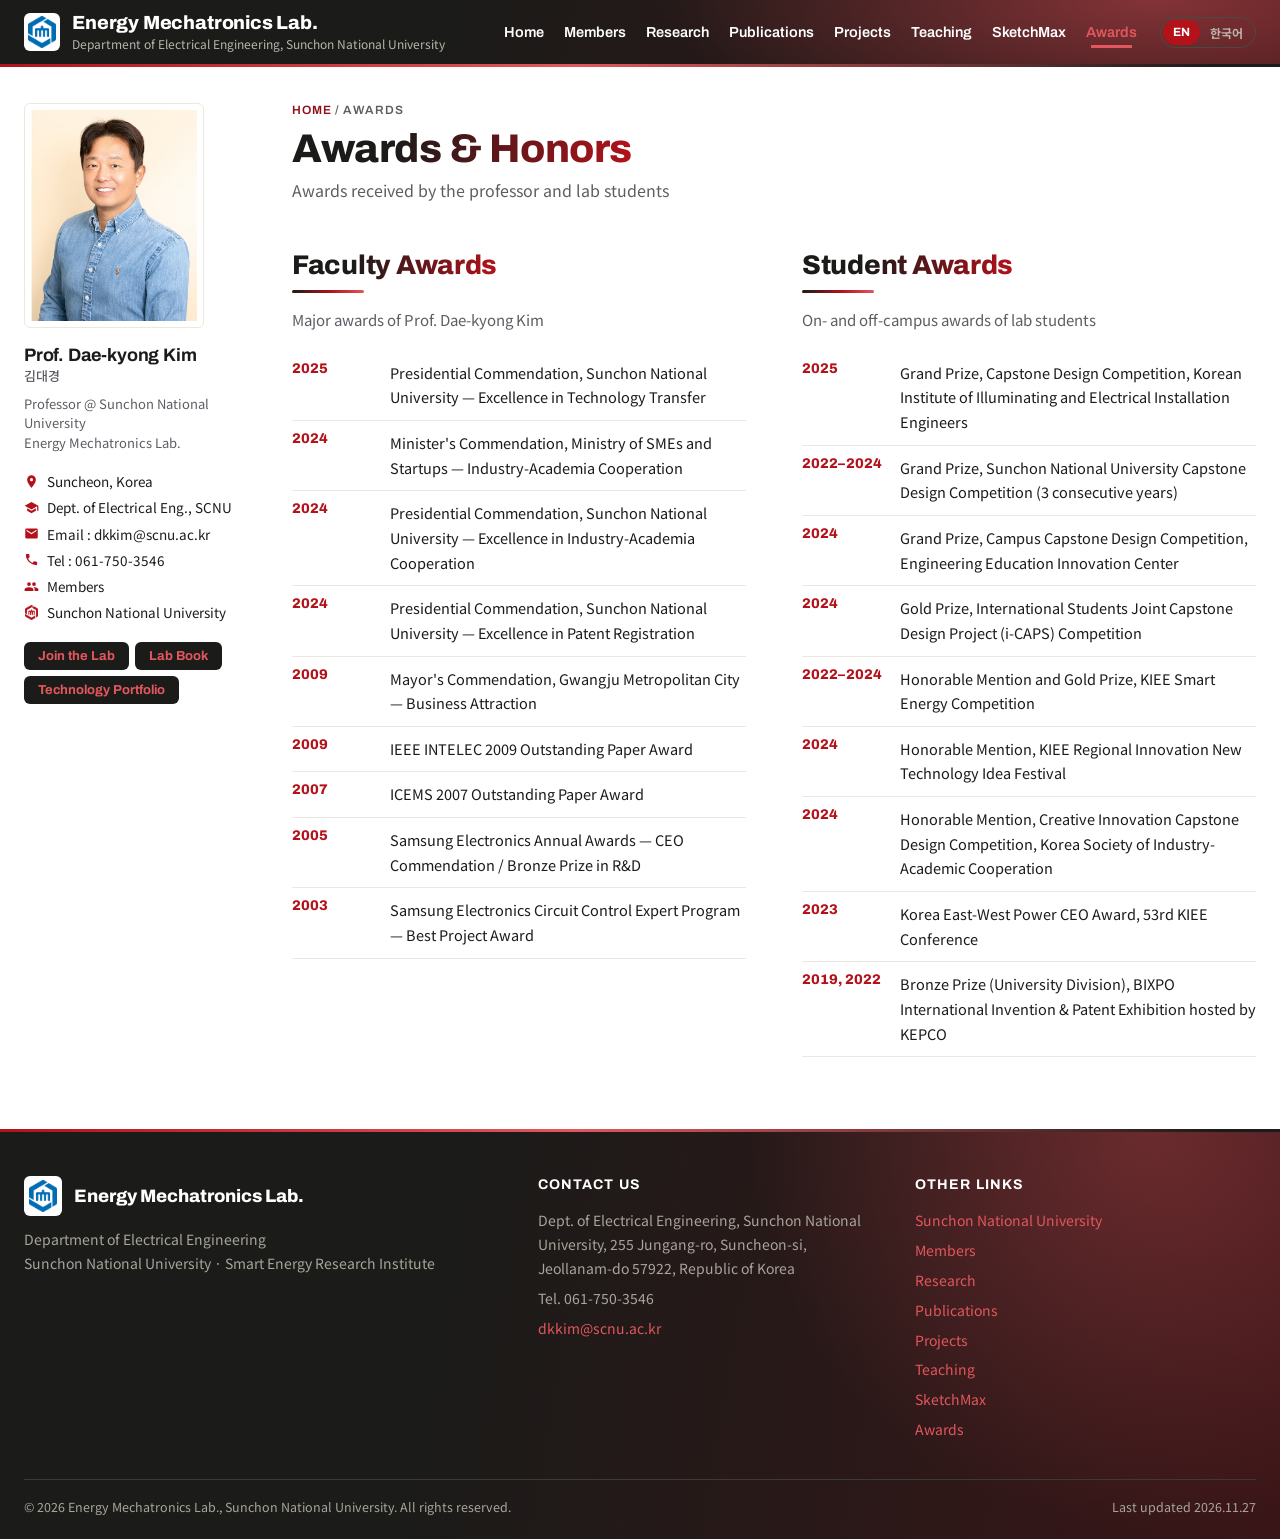
<file: awards.html>
<!doctype html>
<html lang="en" data-lang="en">
<head>
<meta charset="utf-8">
<meta name="viewport" content="width=device-width, initial-scale=1">
<script src="assets/js/lang.js"></script>
<title data-ko="Awards | 에너지메카트로닉스연구실">Awards | Energy Mechatronics Lab.</title>
<link rel="icon" href="favicon.png">
<link rel="preconnect" href="https://fonts.googleapis.com">
<link rel="preconnect" href="https://fonts.gstatic.com" crossorigin>
<link href="https://fonts.googleapis.com/css2?family=Archivo:wght@500;600;700;800&family=Noto+Sans+KR:wght@400;500;700;800&display=swap" rel="stylesheet">
<link rel="stylesheet" href="assets/css/style.css">
</head>
<body data-page="awards">
<main id="main">
  <div class="page-banner"><div class="container">
    <div class="crumb"><a href="index.html">Home</a> / Awards</div>
    <h1>Awards &amp; Honors</h1>
    <p><span lang="ko">지도교수 및 지도학생 수상 내역</span><span lang="en">Awards received by the professor and lab students</span></p>
  </div></div>

  <section class="block">
    <div class="container">
      <div class="grid c2" style="gap:56px;align-items:start">
        <div>
          <h2 class="section-title">Faculty Awards</h2>
          <p class="section-desc" style="margin-bottom:18px"><span lang="ko">김대경 교수 주요 수상</span><span lang="en">Major awards of Prof. Dae-kyong Kim</span></p>
          <ul class="award-list" id="awards-pi" style="border-top:2px solid var(--ink-2)"></ul>
        </div>
        <div>
          <h2 class="section-title">Student Awards</h2>
          <p class="section-desc" style="margin-bottom:18px"><span lang="ko">지도학생 교내 · 외 수상</span><span lang="en">On- and off-campus awards of lab students</span></p>
          <ul class="award-list" id="awards-st" style="border-top:2px solid var(--ink-2)"></ul>
        </div>
      </div>
    </div>
  </section>
</main>
<script src="assets/js/content.js"></script>
<script src="assets/js/data.js"></script>
<script src="assets/js/main.js"></script>
</body>
</html>
</file>
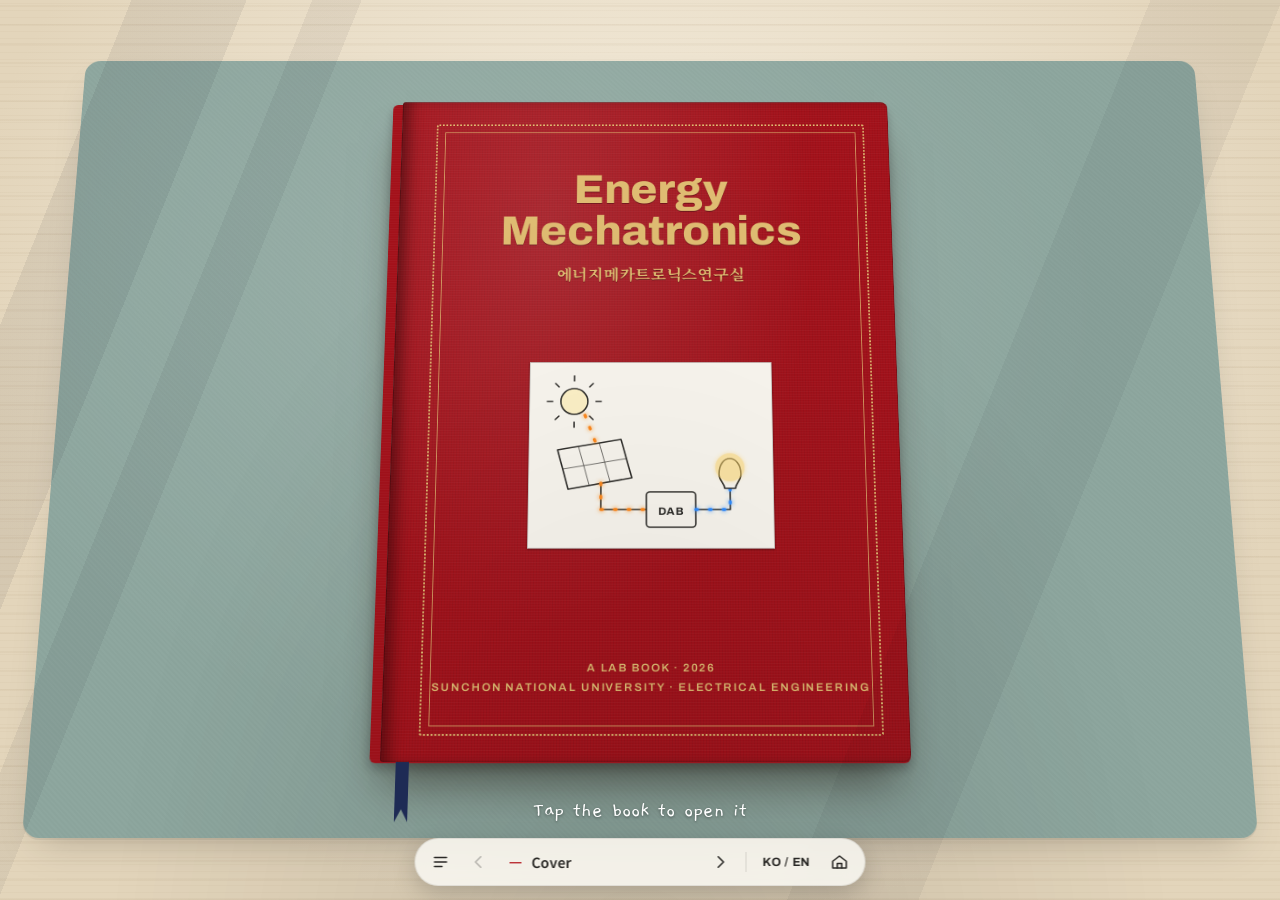
<file: book.html>
<!doctype html>
<html lang="en" data-lang="en">
<head>
<meta charset="utf-8">
<meta name="viewport" content="width=device-width, initial-scale=1">
<script src="assets/js/lang.js"></script>
<title>Energy Mechatronics Lab. — The Lab Book</title>
<meta name="description" content="An interactive lab book of the Energy Mechatronics Lab., Sunchon National University — DAB converters, P2H, PV disconnection localization, DC arc detection.">
<link rel="icon" href="favicon.png">
<link rel="preconnect" href="https://fonts.googleapis.com">
<link rel="preconnect" href="https://fonts.gstatic.com" crossorigin>
<link href="https://fonts.googleapis.com/css2?family=Archivo:wght@500;600;700;800&family=Noto+Sans+KR:wght@400;500;700&family=Noto+Serif+KR:wght@600;700&family=Gaegu:wght@400;700&display=swap" rel="stylesheet">
<link rel="stylesheet" href="assets/css/book.css">
</head>
<body>
<script src="assets/js/content.js"></script>
<script src="assets/js/data.js"></script>
<script src="assets/js/book-engine.js"></script>
<script>
(function(){
"use strict";
var LB = window.LAB || {}, D = window.LAB_DATA || {};
var $ = BK.$, $$ = BK.$$, bi = BK.bi, biS = BK.biS, bo = BK.bo, wf = BK.wf, flap = BK.flap, left = BK.left, fig = BK.fig, rnd = BK.rnd, onCleanup = BK.onCleanup;

/* ---------------- data ---------------- */
var J = D.journals || [], C = D.conferences || [], P = D.patents || [], PR = D.projects || [];
var intl = function(a){ return a.filter(function(x){ return x.scope !== "dom"; }).length; };
var alumni = LB.alumni || [];
var nProf = alumni.filter(function(a){ return a.badge === "professor"; }).length;
var nStart = alumni.filter(function(a){ return a.badge === "startup"; }).length;
var nTransfer = P.filter(function(p){ return p.transfer; }).length;
var members = ((LB.members || {}).grad || []).concat((LB.members || {}).undergrad || []);

/* ---------------- spreads ---------------- */
var S = [];

/* 0 · contents */
S.push({ t: ["목차", "Contents"],
  L: function(){ return '<div class="pg"><div class="kicker">' + bi("머리말", "Preface") + '</div>' +
    '<img class="emblem" src="assets/img/emblem.png" alt="">' +
    '<h2 class="ttl" style="margin-top:0">' + bi("에너지는 멈추지 않는다", "Every joule goes somewhere") + '</h2>' +
    '<p class="lead">' + bi("이 책은 국립순천대학교 전기공학과 <b>에너지메카트로닉스연구실</b>의 연구를 한 장씩 펼쳐 보는 연구실 노트입니다.",
      "This is the lab book of the <b>Energy Mechatronics Lab.</b>, Dept. of Electrical Engineering, Sunchon National University — our research, one spread at a time.") + '</p>' +
    '<p>' + bi("오른쪽 페이지의 그림은 직접 만져볼 수 있습니다. 슬라이더를 움직이고, 모듈을 눌러 고장을 내고, 커넥터를 풀어 보세요. 빛나는 선은 에너지가 흐르는 방향입니다.",
      "The drawings on the right-hand pages are live. Drag the sliders, break a PV module, loosen a connector. The glowing lines show where the energy flows.") + '</p>' +
    '<div class="note">' + bi("← → 키로도 넘길 수 있어요", "Use ← → keys to turn pages") + '</div></div>'; },
  R: function(){
    var li = S.map(function(s, i){ if (!i) return "";
      return '<li data-go="' + i + '"><span class="n">' + String(i).padStart(2, "0") + '</span>' + bi(s.t[0], s.t[1]) + '<span class="p">' + (i * 2 + 1) + '</span></li>'; }).join("");
    return '<div class="pg"><div class="kicker">' + bi("목차", "Contents") + '</div><h2 class="ttl">' + bi("이 책의 차례", "In this book") + '</h2><ul class="toc">' + li + '</ul>' +
      '<div class="note" style="text-align:right">' + bi("기존 홈페이지는 아래 집 모양 버튼 ⌂", "The classic site is behind the ⌂ button") + '</div></div>'; }
});

/* 1 · about */
S.push({ t: ["연구실 소개", "About the lab"],
  L: function(){ return left({
    kicker: bi("1장 · 연구실 소개", "Chapter 1 · About"),
    title: bi("에너지는 어디로 흐를까?", "Where does the energy go?"),
    lead: bi("햇빛은 태양광 모듈에서 전기가 되고, 전력변환기를 거쳐 DC 그리드로, 그리고 집·열저장·배터리로 흘러갑니다. 우리는 이 길 위의 <b>변환 효율</b>과 <b>신뢰성</b>을 연구합니다.",
      "Sunlight becomes electricity in a PV module, passes through a power converter onto a DC grid, then flows into homes, heat storage and batteries. We study the <b>efficiency</b> and <b>reliability</b> of every step on that path."),
    formula: "P = V · I" + '<small>' + bi("전력 = 전압 × 전류", "power = voltage × current") + '</small>',
    body: '<ul class="pts">' +
      '<li>' + bi("국립순천대학교 전기공학과 · 스마트에너지연구소", "Dept. of Electrical Engineering · Smart Energy Research Institute, SCNU") + '</li>' +
      '<li>' + bi("지도교수 김대경 (IEEE Senior Member)", "Led by Prof. Dae-kyong Kim (IEEE Senior Member)") + '</li>' +
      '<li>' + bi("전력전자 · 전기기기 · 신재생에너지", "Power electronics · electric machines · renewables") + '</li></ul>',
    flap: flap("연구실 출신 교수와 창업자는 몇 명일까요?", "How many professors and founders has the lab produced?",
      "교수 <b>" + nProf + "명</b>, 창업 <b>" + nStart + "명</b> — ㈜에니트(2018), ㈜티엠씨솔루션즈(2022)를 연구실 출신이 세웠습니다.",
      "<b>" + nProf + " professors</b> and <b>" + nStart + " founders</b> — alumni started ENIT Co. (2018) and TMC Solutions (2022)."),
    note: bi("빛 → 전기 → 열 · 빛 · 움직임", "light → electricity → heat · light · motion") }); },
  R: function(){
    var rays = [0,45,90,135,180,225,270,315].map(function(a){ var r = a * Math.PI / 180;
      return "M" + (80 + 31 * Math.cos(r)).toFixed(1) + "," + (70 + 31 * Math.sin(r)).toFixed(1) + " L" + (80 + 41 * Math.cos(r)).toFixed(1) + "," + (70 + 41 * Math.sin(r)).toFixed(1); }).join(" ");
    var svg = '<svg viewBox="0 0 460 580">' +
      '<circle cx="80" cy="70" r="24" class="inkf" style="fill:#fff3c9"/><path class="ink" d="' + rays + '"/>' +
      '<path class="flow" d="M96,92 L114,140"/><path class="flow" d="M64,96 L74,142"/>' +
      '<polygon points="40,150 170,130 190,210 60,232" class="inkf" style="fill:#eef2f7"/>' +
      '<path class="thin" d="M73,145 L92,226 M106,140 L125,220 M138,135 L158,215 M50,191 L180,170"/>' +
      '<path class="ink" d="M70,231 L66,262 M178,212 L182,250"/>' +
      '<text x="200" y="150">' + biS("태양광", "PV") + '</text>' +
      wf("M125,222 L125,290 L190,290") +
      '<rect x="190" y="255" width="110" height="70" rx="6" class="inkf"/>' +
      '<text x="245" y="284" text-anchor="middle" class="mono">DAB</text>' +
      '<circle cx="236" cy="303" r="9" class="ink"/><circle cx="254" cy="303" r="9" class="ink"/>' +
      '<text x="312" y="248">' + biS("전력변환기", "converter") + '</text>' +
      wf("M300,290 L410,290 L410,370") +
      '<path class="ink" d="M40,370 L430,370" style="stroke-width:3.2"/><path class="ink" d="M40,377 L430,377" style="stroke-width:1"/>' +
      '<path class="flow" d="M410,373 L60,373"/>' +
      '<text x="40" y="360">DC grid</text>' +
      wf("M100,377 L100,432") + wf("M230,377 L230,430") + wf("M360,377 L360,440", "b") +
      '<polygon points="55,472 100,432 145,472" class="inkf"/><rect x="65" y="472" width="70" height="60" class="inkf"/>' +
      '<rect x="88" y="490" width="24" height="20" class="lamp" opacity=".8"/><rect x="88" y="490" width="24" height="20" class="ink"/>' +
      '<rect x="200" y="430" width="60" height="110" rx="14" class="inkf"/>' +
      '<rect x="204" y="468" width="52" height="68" rx="10" fill="url(#warm)"><animate attributeName="opacity" values=".6;1;.6" dur="3s" repeatCount="indefinite"/></rect>' +
      '<path class="ink" d="M214,528 L246,518 L214,508 L246,498 L214,488 L246,478" style="stroke:#b3121b"/>' +
      '<rect x="325" y="440" width="70" height="40" rx="5" class="inkf"/><rect x="395" y="452" width="6" height="16" class="inkf"/>' +
      '<polygon points="362,446 350,463 360,463 354,476 371,457 361,457 367,446" fill="#ff8a1f" stroke="#2a2926" stroke-width="1"/>' +
      '<text x="100" y="560" text-anchor="middle">' + biS("집", "home") + '</text>' +
      '<text x="230" y="565" text-anchor="middle">' + biS("열저장 (P2H)", "heat (P2H)") + '</text>' +
      '<text x="360" y="505" text-anchor="middle">ESS · EV</text></svg>';
    return fig(svg, "", '<b>' + bi("그림 1.", "Fig. 1.") + '</b> ' + bi("태양광에서 DC 그리드까지 — 에너지가 흐르는 길", "From sunlight to the DC grid — the path energy takes")); }
});

/* 2 · DAB */
S.push({ t: ["DAB 컨버터", "The DAB converter"],
  L: function(){ return left({
    kicker: bi("2장 · DAB 컨버터 & 고주파 변압기", "Chapter 2 · DAB & HF transformers"),
    title: bi("양방향으로 흐르는 전력", "Power that flows both ways"),
    lead: bi("DAB(Dual Active Bridge) 컨버터는 고주파 변압기 양쪽에 풀브리지를 하나씩 둡니다. 두 브리지 전압의 <b>위상차 φ</b>만으로 전력의 크기와 방향이 정해집니다.",
      "A Dual Active Bridge puts a full bridge on each side of a high-frequency transformer. The <b>phase shift φ</b> between the two bridge voltages alone sets how much power flows — and which way."),
    formula: "P = <sup>V₁V₂</sup>⁄<sub>2πfL</sub> · φ(1 − |φ|/π)" + '<small>' + bi("L : 누설 인덕턴스", "L : leakage inductance") + '</small>',
    body: '<ul class="pts">' +
      '<li>' + bi("누설 인덕턴스 가변형 고주파 변압기", "Variable-leakage-inductance HF transformers") + '</li>' +
      '<li>' + bi("SiC MOSFET 기생 커패시턴스 보상", "SiC MOSFET parasitic-capacitance compensation") + '</li>' +
      '<li>' + bi("누설 인덕턴스 온라인 추정 · 고장 예측", "Online leakage-inductance estimation & prognosis") + '</li></ul>',
    flap: flap("위상차 φ가 몇 도일 때 전력이 가장 클까요?", "At what phase shift φ is the power largest?",
      "<b>φ = 90° (π/2)</b>에서 최대입니다. φ가 음수가 되면 전력은 반대 방향으로 흐릅니다. 오른쪽 슬라이더로 확인해 보세요.",
      "It peaks at <b>φ = 90° (π/2)</b>. Make φ negative and power flows the other way. Try it with the slider on the right."),
    note: bi("φ를 음수로 → 전력이 거꾸로! →", "make φ negative → power reverses! →") }); },
  R: function(){
    var bridge = function(x){ return '<rect x="' + x + '" y="250" width="100" height="150" rx="4" class="inkf"/>' +
      [[x + 14, 264], [x + 66, 264], [x + 14, 362], [x + 66, 362]].map(function(p){
        return '<rect x="' + p[0] + '" y="' + p[1] + '" width="20" height="24" rx="2" class="ink"/><path class="ink" d="M' + (p[0] + 6) + ',' + (p[1] + 6) + ' L' + (p[0] + 6) + ',' + (p[1] + 18) + '"/>'; }).join("") +
      '<path class="thin" d="M' + (x + 24) + ',288 L' + (x + 24) + ',362 M' + (x + 76) + ',288 L' + (x + 76) + ',362"/>'; };
    var coil = function(x, dir){ var d = "M" + x + ",280"; for (var i = 0; i < 4; i++) d += " a8,8 0 0 " + dir + " 0,16"; return '<path class="ink" d="' + d + '"/>'; };
    var svg = '<svg viewBox="0 0 460 560">' +
      '<text x="20" y="62" class="mono">v₁</text><text x="20" y="132" class="mono">v₂</text>' +
      '<path class="thin" d="M50,70 L430,70 M50,140 L430,140" style="stroke-dasharray:3 4"/>' +
      '<path class="wv1" fill="none" stroke="#ff8a1f" stroke-width="2.4"/><path class="wv2" fill="none" stroke="#2f8cff" stroke-width="2.4"/>' +
      '<path class="phm ink" style="stroke-dasharray:3 3"/><path class="pha ink"/><text class="pht" y="186" text-anchor="middle" style="font-size:19px">φ</text>' +
      '<path class="ink" d="M22,312 L38,312 M26,322 L34,322"/><path class="ink" d="M30,312 L30,270 L70,270 M30,322 L30,380 L70,380"/>' +
      bridge(70) + coil(190, 1) + coil(270, 0) +
      '<path class="ink" d="M226,276 L226,348 M234,276 L234,348"/>' +
      '<path class="ink" d="M170,280 L190,280 M170,344 L190,344 M270,280 L290,280 M270,344 L290,344"/>' +
      bridge(290) +
      '<path class="ink" d="M422,312 L438,312 M426,322 L434,322"/><path class="ink" d="M430,312 L430,270 L390,270 M430,322 L430,380 L390,380"/>' +
      '<path class="flow dabf" d="M30,312 L30,270 L70,270 M170,280 L190,280 M270,280 L290,280 M390,270 L430,270 L430,312"/>' +
      '<path class="flow b dabc" d="M230,350 L230,274"/>' +
      '<text x="120" y="428" text-anchor="middle">' + biS("브리지 1", "bridge 1") + '</text>' +
      '<text x="230" y="428" text-anchor="middle">' + biS("고주파 변압기", "HF transformer") + '</text>' +
      '<text x="340" y="428" text-anchor="middle">' + biS("브리지 2", "bridge 2") + '</text>' +
      '<text x="30" y="470" text-anchor="middle" class="mono">V₁</text><text x="430" y="470" text-anchor="middle" class="mono">V₂</text>' +
      '<rect x="80" y="470" width="300" height="16" rx="8" class="ink"/><rect class="pbar" x="230" y="473" width="0" height="10" rx="5" fill="#ff8a1f"/>' +
      '<path class="ink" d="M230,466 L230,490"/>' +
      '<text x="80" y="512" class="mono" style="font-weight:600">-Pmax</text><text x="380" y="512" text-anchor="end" class="mono" style="font-weight:600">+Pmax</text></svg>';
    var ctl = '<div class="ctl"><b>φ</b><input type="range" class="phi" min="-90" max="90" value="45" aria-label="phase shift"><output class="phiv" style="width:42px;font:700 13px var(--head)">45°</output></div>' +
      '<div class="readout pout"></div>';
    return fig(svg, ctl, '<b>' + bi("그림 2.", "Fig. 2.") + '</b> ' + bi("위상차 φ로 전력의 크기와 방향을 조절하는 DAB 컨버터", "A DAB converter: phase shift φ sets the size and direction of power")); },
  init: function(L, R){
    var s = $(".phi", R); if (!s) return;
    var sq = function(x0, x1, yc, a, per, sh){
      var lv = function(x){ var t = (((x - x0 - sh) % per) + per) % per; return t < per / 2 ? yc - a : yc + a; };
      var d = "M" + x0 + "," + lv(x0 + .01);
      for (var k = -6; k < 20; k++){ var e = x0 + sh + k * per / 2; if (e <= x0) continue; if (e >= x1) break;
        d += " L" + e.toFixed(1) + "," + lv(e - .01) + " L" + e.toFixed(1) + "," + lv(e + .01); }
      return d + " L" + x1 + "," + lv(x1 - .01);
    };
    var upd = function(){
      var phi = +s.value, per = 190, sh = phi / 360 * per, x0 = 50, e1 = x0 + per, e2 = e1 + sh;
      $(".wv1", R).setAttribute("d", sq(50, 430, 70, 22, per, 0));
      $(".wv2", R).setAttribute("d", sq(50, 430, 140, 22, per, sh));
      $(".phm", R).setAttribute("d", "M" + e1 + ",40 L" + e1 + ",180 M" + e2 + ",110 L" + e2 + ",180");
      $(".pha", R).setAttribute("d", Math.abs(sh) > 2 ? "M" + e1 + ",172 L" + e2 + ",172" : "");
      var pt = $(".pht", R); pt.setAttribute("x", (e1 + e2) / 2 + (Math.abs(sh) < 14 ? 14 : 0));
      var x = phi / 180, p = 4 * x * (1 - Math.abs(x));
      $(".phiv", R).textContent = phi + "°";
      var bar = $(".pbar", R), w = Math.abs(p) * 147;
      bar.setAttribute("x", p >= 0 ? 230 : 230 - w); bar.setAttribute("width", w); bar.setAttribute("fill", p >= 0 ? "#ff8a1f" : "#2f8cff");
      var f = $(".dabf", R);
      f.classList.toggle("off", Math.abs(p) < .02); f.classList.toggle("rev", p < 0); f.classList.toggle("b", p < 0);
      f.style.animationDuration = (Math.abs(p) > .02 ? (0.45 / Math.abs(p)).toFixed(2) : 1) + "s";
      var pc = Math.round(Math.abs(p) * 100);
      $(".pout", R).innerHTML = "P / P<sub>max</sub> = <span class=\"hot\">" + (p < 0 ? "−" : "") + pc + "%</span> &nbsp; " +
        (Math.abs(p) < .02 ? bi("전력 흐름 없음", "no power flow") : p > 0 ? bi("V₁ → V₂ 방향", "V₁ → V₂") : bi("V₂ → V₁ 방향 (역방향)", "V₂ → V₁ (reverse)"));
    };
    s.addEventListener("input", upd); upd();
  }
});

/* 3 · P2H */
S.push({ t: ["P2H · 신재생에너지", "P2H & renewables"],
  L: function(){ return left({
    kicker: bi("3장 · P2H & 신재생에너지", "Chapter 3 · P2H & renewables"),
    title: bi("햇빛을 열로 바꾸다", "Turning sunlight into heat"),
    lead: bi("P2H(Power-to-Heat)는 남는 태양광 전력을 열로 바꿔 저장합니다. 지역과 계절에 따라 일사량이 달라지므로, 모듈의 <b>직·병렬 연결을 재구성</b>해 히터가 받는 전력을 키웁니다.",
      "Power-to-Heat stores surplus PV power as heat. Because irradiance changes with region and season, we <b>reconfigure the series–parallel connection</b> of modules to deliver more power to the heater."),
    formula: "V = n<sub>s</sub>·V<sub>m</sub> , &nbsp; I = n<sub>p</sub>·I<sub>m</sub>" + '<small>' + bi("직렬 수 n<sub>s</sub>, 병렬 수 n<sub>p</sub>", "n<sub>s</sub> in series, n<sub>p</sub> in parallel") + '</small>',
    body: '<ul class="pts"><li>' + bi("지역·계절별 일사량을 고려한 PV 직·병렬 재구성", "PV reconfiguration for regional and seasonal irradiance") + '</li>' +
      '<li>' + bi("P2H 테스트베드 구축과 AI 기반 성능 예측", "P2H testbed and AI-based performance prediction") + '</li></ul>',
    flap: flap("모듈 4장을 모두 직렬로 연결하면 전압과 전류는?", "Four modules all in series — what happens to V and I?",
      "전압은 모듈 하나의 <b>4배</b>, 전류는 <b>그대로</b>입니다. 2직렬×2병렬로 바꾸면 전압 2배, 전류 2배가 됩니다.",
      "Voltage is <b>4×</b> one module, current stays <b>the same</b>. Switch to 2-series × 2-parallel and you get 2× voltage, 2× current."),
    note: bi("버튼으로 결선을 바꿔 보세요 →", "switch the wiring with the buttons →") }); },
  R: function(){
    var mod = function(x, y, n){ return '<g><rect x="' + x + '" y="' + y + '" width="90" height="64" rx="3" class="inkf" style="fill:#eef2f7"/>' +
      '<path class="thin" d="M' + (x + 30) + ',' + y + ' L' + (x + 30) + ',' + (y + 64) + ' M' + (x + 60) + ',' + y + ' L' + (x + 60) + ',' + (y + 64) + ' M' + x + ',' + (y + 32) + ' L' + (x + 90) + ',' + (y + 32) + '"/>' +
      '<text x="' + (x + 45) + '" y="' + (y + 82) + '" text-anchor="middle" style="font-size:13px">M' + n + '</text></g>'; };
    var svg = '<svg viewBox="0 0 460 560">' +
      '<circle cx="390" cy="60" r="22" class="inkf" style="fill:#fff3c9"/>' +
      '<path class="flow" d="M370,78 L250,112"/><path class="flow" d="M376,86 L250,214"/><path class="flow" d="M366,70 L120,110"/>' +
      mod(40, 110, 1) + mod(170, 110, 2) + mod(40, 220, 3) + mod(170, 220, 4) +
      '<g class="wS">' + wf("M130,142 L170,142") + wf("M260,142 L290,142 L290,252 L260,252") + wf("M170,252 L130,252") +
        wf("M40,142 L18,142 L18,330 L300,330 L300,392", "sw") + wf("M40,252 L30,252 L30,346 L360,346 L360,392", "sw b") + '</g>' +
      '<g class="wP" style="display:none">' + wf("M130,142 L170,142") + wf("M130,252 L170,252") +
        wf("M40,142 L18,142 L18,252 L40,252") + wf("M260,142 L290,142 L290,252 L260,252") +
        wf("M18,252 L18,330 L300,330 L300,392", "pw") + wf("M290,252 L290,312 L360,312 L360,392", "pw b") + '</g>' +
      '<rect x="280" y="392" width="110" height="148" rx="18" class="inkf"/>' +
      '<rect x="285" y="430" width="100" height="105" rx="14" fill="url(#warm)" class="water"><animate attributeName="opacity" values=".55;1;.55" dur="2.6s" repeatCount="indefinite"/></rect>' +
      '<path class="ink" d="M300,392 L300,412 L370,422 L300,432 L370,442 L300,452 L370,462 L300,472 L370,482 L360,486 L360,392" style="stroke:#b3121b"/>' +
      '<path class="flow" d="M400,500 q8,-8 0,-16 q-8,-8 0,-16 q8,-8 0,-16"/><path class="flow" d="M414,506 q8,-8 0,-16 q-8,-8 0,-16 q8,-8 0,-16"/>' +
      '<text x="335" y="560" text-anchor="middle">' + biS("축열조 · 히터", "heat store · heater") + '</text>' +
      '<text x="40" y="420" class="mono vtxt"></text><text x="40" y="444" class="mono itxt"></text></svg>';
    var ctl = '<div class="ctl"><button class="tg on" data-m="s">' + bi("4직렬", "4 in series") + '</button><button class="tg" data-m="p">' + bi("2직렬 × 2병렬", "2 series × 2 parallel") + '</button></div>';
    return fig(svg, ctl, '<b>' + bi("그림 3.", "Fig. 3.") + '</b> ' + bi("모듈 결선을 재구성하는 P2H 시스템 (개념도)", "A P2H system with reconfigurable module wiring (concept)")); },
  init: function(L, R){
    var set = function(m){
      $$(".tg", R).forEach(function(b){ b.classList.toggle("on", b.dataset.m === m); });
      $(".wS", R).style.display = m === "s" ? "" : "none"; $(".wP", R).style.display = m === "p" ? "" : "none";
      $$(".sw", R).forEach(function(e){ e.style.strokeWidth = "2.6"; });
      $$(".pw", R).forEach(function(e){ if (e.classList.contains("flow")) e.style.strokeWidth = "5"; });
      $(".vtxt", R).textContent = "V = " + (m === "s" ? "4" : "2") + " · Vm";
      $(".itxt", R).textContent = "I = " + (m === "s" ? "1" : "2") + " · Im";
    };
    $$(".tg", R).forEach(function(b){ b.addEventListener("click", function(){ set(b.dataset.m); }); });
    set("s");
  }
});

/* 4 · PV disconnection */
S.push({ t: ["PV 단선 위치 검출", "Find the break"],
  L: function(){ return left({
    kicker: bi("4장 · PV 단선 위치 검출", "Chapter 4 · PV disconnection localization"),
    title: bi("끊어진 곳을 찾아라", "Find the break"),
    lead: bi("긴 태양광 스트링에서 한 곳만 끊어져도 스트링 전체가 멈춥니다. 우리가 만든 휴대형 검출기는 모듈과 접지 사이의 <b>기생 커패시턴스</b>를 재서, 끊어진 위치를 지붕에 오르지 않고 찾아냅니다.",
      "A single open circuit stops an entire PV string. Our portable detector measures the <b>parasitic capacitance</b> between the modules and ground to locate the break — without climbing onto the roof."),
    formula: "C<sub>meas</sub> ≈ n · C<sub>m</sub> &nbsp;⇒&nbsp; n = C<sub>meas</sub> / C<sub>m</sub>" + '<small>' + bi("n : 검출기에서 끊긴 곳까지 연결된 모듈 수", "n : modules still connected up to the break") + '</small>',
    flap: flap("왜 커패시턴스로 위치를 알 수 있을까요?", "Why does capacitance reveal the location?",
      "모든 모듈은 프레임(접지)과의 사이에 거의 같은 기생 커패시턴스 C<sub>m</sub>를 가집니다. 검출기에서 보이는 커패시턴스는 <b>끊어지기 전까지의 모듈 수만큼</b> 더해집니다.",
      "Every module has nearly the same parasitic capacitance C<sub>m</sub> to its grounded frame. The detector sees these add up — <b>but only for the modules before the break</b>."),
    note: bi("모듈을 눌러 고장을 내 보세요! →", "click a module to break it! →") }); },
  R: function(){
    var xs = [36, 106, 176, 246, 316, 386], s = '<svg viewBox="0 0 460 560">';
    xs.forEach(function(x, i){ var cx = x + 29;
      s += '<g class="pm" data-k="' + (i + 1) + '"><rect x="' + x + '" y="120" width="58" height="120" rx="3" class="inkf" style="fill:#eef2f7"/>' +
        '<path class="thin" d="M' + (x + 29) + ',120 L' + (x + 29) + ',240 M' + x + ',160 L' + (x + 58) + ',160 M' + x + ',200 L' + (x + 58) + ',200"/>' +
        '<path class="crack" d="M' + (x + 12) + ',132 L' + (x + 30) + ',168 L' + (x + 22) + ',182 L' + (x + 44) + ',226" fill="none" stroke="#b3121b" stroke-width="2.4" style="display:none"/>' +
        '<text x="' + cx + '" y="108" text-anchor="middle" style="font-size:14px">' + (i + 1) + '</text></g>' +
        '<path class="ink" d="M' + cx + ',240 L' + cx + ',290"/>' +
        '<path class="ink" d="M' + cx + ',290 L' + cx + ',316 M' + (cx - 9) + ',316 L' + (cx + 9) + ',316 M' + (cx - 9) + ',323 L' + (cx + 9) + ',323 M' + cx + ',323 L' + cx + ',344"/>' +
        '<path class="flow cap" data-k="' + (i + 1) + '" d="M' + cx + ',292 L' + cx + ',314"/>';
    });
    s += '<path class="ink seg" d="M65,290 L415,290"/>' +
      '<path class="ink" d="M40,344 L430,344" style="stroke-dasharray:6 4"/><path class="ink" d="M235,344 L235,356 M223,356 L247,356 M228,361 L242,361 M232,366 L238,366"/>' +
      '<text x="300" y="372" style="font-size:14px">' + biS("접지 (모듈 프레임)", "ground (module frames)") + '</text>' +
      '<text x="434" y="296" style="font-size:13px">C<tspan dy="4" style="font-size:10px">m</tspan></text>' +
      '<path class="ink" d="M65,290 L65,410"/>' +
      '<rect x="30" y="410" width="190" height="104" rx="10" class="inkf"/>' +
      '<rect x="44" y="424" width="162" height="44" rx="4" fill="#dfe8cf" stroke="#2a2926" stroke-width="1.2"/>' +
      '<text x="54" y="443" class="mono lcd1"></text><text x="54" y="461" class="mono lcd2" style="fill:#b3121b"></text>' +
      '<circle cx="62" cy="492" r="7" class="ink"/><circle cx="88" cy="492" r="7" class="ink"/>' +
      '<text x="125" y="498" style="font-size:14px">' + biS("휴대형 검출기", "portable detector") + '</text>' +
      '<circle class="pulse" cx="65" cy="290" r="6" fill="#ff8a1f" filter="url(#glow)"/></svg>';
    return fig(s, '<div class="readout pvread"></div>', '<b>' + bi("그림 4.", "Fig. 4.") + '</b> ' + bi("기생 커패시턴스로 단선 위치를 찾는 원리", "Locating a break from the parasitic capacitance")); },
  init: function(L, R){
    var xs = [36, 106, 176, 246, 316, 386], broken = 4, raf = 0;
    var set = function(k){
      broken = k;
      $$(".pm", R).forEach(function(g){ $(".crack", g).style.display = +g.dataset.k === k ? "" : "none"; });
      $$(".cap", R).forEach(function(c){ c.classList.toggle("off", +c.dataset.k >= k); });
      var n = k - 1;
      $(".lcd1", R).textContent = "C = " + n + " × Cm";
      $(".lcd2", R).textContent = "BREAK @ #" + k;
      $(".pvread", R).innerHTML = bi("측정 커패시턴스 = <span class=\"hot\">" + n + " × C<sub>m</sub></span> → <span class=\"hot\">" + k + "번</span> 모듈에서 단선",
        "Measured C = <span class=\"hot\">" + n + " × C<sub>m</sub></span> → break at module <span class=\"hot\">" + k + "</span>");
      cancelAnimationFrame(raf);
      var end = xs[k - 1] + 29, t0 = performance.now(), dot = $(".pulse", R);
      var step = function(t){
        var u = ((t - t0) / 1800) % 1, x = u < .5 ? 65 + (end - 65) * (u * 2) : end - (end - 65) * ((u - .5) * 2);
        dot.setAttribute("cx", x.toFixed(1)); raf = requestAnimationFrame(step);
      };
      raf = requestAnimationFrame(step);
    };
    $$(".pm", R).forEach(function(g){ g.addEventListener("click", function(){ set(+g.dataset.k); }); });
    set(broken);
    onCleanup(function(){ cancelAnimationFrame(raf); });
  }
});

/* 5 · DC arc */
S.push({ t: ["DC 아크 검출", "DC arcs"],
  L: function(){ return left({
    kicker: bi("5장 · DC 아크 검출", "Chapter 5 · DC arc detection"),
    title: bi("보이지 않는 불꽃", "The hidden spark"),
    lead: bi("건물일체형 태양광(BIPV) 같은 DC 시스템에서 커넥터가 느슨해지면 아크가 생기고, 화재로 이어질 수 있습니다. 우리는 <b>아크 발생기</b>와 <b>검출기</b>를 만들고, 아크 빛의 <b>색온도</b>로 아크를 찾아 전원을 차단하는 기술을 개발했습니다.",
      "In DC systems such as building-integrated PV, a loose connector can strike an arc and start a fire. We build <b>arc generators</b> and <b>detectors</b>, including a method that spots an arc from the <b>colour temperature</b> of its light and cuts the power."),
    body: '<ul class="pts"><li>' + bi("BIPV용 DC 아크 발생기 · 고장 검출기", "DC arc generator and fault detector for BIPV") + '</li>' +
      '<li>' + bi("색온도를 이용한 DC 아크 검출 및 전원 차단 (특허 등록)", "Arc detection and cut-off by colour temperature (patented)") + '</li></ul>',
    flap: flap("AC보다 DC 아크가 더 위험한 이유는?", "Why is a DC arc more dangerous than an AC arc?",
      "AC는 1초에 100~120번 전류가 0을 지나며 아크가 꺼질 기회가 생기지만, <b>DC에는 영점이 없어</b> 한 번 생긴 아크가 계속 유지됩니다.",
      "AC current crosses zero 100–120 times a second, giving the arc a chance to die out. <b>DC never crosses zero</b>, so an arc, once struck, keeps burning."),
    note: bi("슬라이더로 커넥터를 풀어 보세요 →", "loosen the connector with the slider →") }); },
  R: function(){
    var svg = '<svg viewBox="0 0 460 560">' +
      '<rect x="190" y="70" width="64" height="38" rx="6" class="inkf"/><circle cx="222" cy="89" r="11" class="ink"/><circle cx="222" cy="89" r="4" fill="#2a2926"/>' +
      '<circle class="sens" cx="272" cy="82" r="7" fill="#57b26a" stroke="#2a2926" stroke-width="1.2"/>' +
      '<path class="ink" d="M208,108 L196,226 M236,108 L252,226" style="stroke-dasharray:4 4;opacity:.6"/>' +
      '<text x="288" y="88" style="font-size:14px">' + biS("색온도 센서", "colour-temp sensor") + '</text>' +
      '<rect x="20" y="190" width="80" height="110" rx="3" class="inkf" style="fill:#eef2f7"/>' +
      '<path class="thin" d="M47,190 L47,300 M74,190 L74,300 M20,226 L100,226 M20,263 L100,263"/>' +
      '<text x="60" y="320" text-anchor="middle">PV</text>' +
      wf("M100,240 L190,240", "af") +
      '<rect x="176" y="228" width="40" height="24" rx="3" class="inkf"/>' +
      '<path class="arcg" fill="none" stroke="#ff8a1f" stroke-width="9" filter="url(#bigglow)" opacity="0"/>' +
      '<path class="arcc" fill="none" stroke="#fffbe8" stroke-width="2.4" opacity="0"/>' +
      '<g class="conR"><rect x="216" y="228" width="40" height="24" rx="3" class="inkf"/><path class="ink" d="M256,240 L300,240"/></g>' +
      '<path class="ink" d="M300,240 L305,240"/><circle cx="305" cy="240" r="4" class="inkf"/><circle cx="345" cy="240" r="4" class="inkf"/>' +
      '<path class="ink lever" d="M305,240 L346,232" style="stroke-width:2.6"/>' +
      '<text x="325" y="276" text-anchor="middle" style="font-size:14px">' + biS("차단기", "breaker") + '</text>' +
      wf("M349,240 L380,240", "af") +
      '<rect x="380" y="190" width="70" height="110" rx="4" class="inkf"/>' +
      '<path class="ink" d="M394,246 q9,-22 18,0 t18,0"/><text x="415" y="320" text-anchor="middle">' + biS("인버터", "inverter") + '</text>' +
      wf("M415,300 L415,360 L60,360 L60,330", "b af") +
      '<text x="196" y="215" text-anchor="middle" style="font-size:14px">' + biS("커넥터", "connector") + '</text>' +
      '<text class="arcmsg" x="230" y="420" text-anchor="middle" style="font-size:24px;fill:#b3121b"></text></svg>';
    var ctl = '<div class="ctl">' + bi("커넥터 풀림", "Loosening") + '<input type="range" class="loose" min="0" max="100" value="0" aria-label="connector loosening">' +
      '<button class="tg rst">' + bi("차단기 복귀", "Reset breaker") + '</button></div>';
    return fig(svg, ctl, '<b>' + bi("그림 5.", "Fig. 5.") + '</b> ' + bi("느슨한 커넥터의 DC 아크를 색온도로 검출해 차단하는 과정", "A loose-connector arc is seen by its colour temperature and the breaker trips")); },
  init: function(L, R){
    var s = $(".loose", R); if (!s) return;
    var tripped = false, arcOn = false, timer = 0, trip = 0;
    var arcPath = function(x0, x1){ var d = "M" + x0 + ",240", n = 6; for (var i = 1; i < n; i++) d += " L" + (x0 + (x1 - x0) * i / n).toFixed(1) + "," + (240 + rnd(-7, 7)).toFixed(1); return d + " L" + x1 + ",240"; };
    var draw = function(){
      var gap = +s.value * .34, x0 = 216, x1 = 216 + gap;
      $(".conR", R).setAttribute("transform", "translate(" + gap.toFixed(1) + ",0)");
      var want = !tripped && +s.value > 55;
      if (want){ var d = arcPath(x0, x1); $(".arcg", R).setAttribute("d", d); $(".arcc", R).setAttribute("d", d);
        $(".arcg", R).setAttribute("opacity", rnd(.6, 1).toFixed(2)); $(".arcc", R).setAttribute("opacity", "1"); }
      else { $(".arcg", R).setAttribute("opacity", "0"); $(".arcc", R).setAttribute("opacity", "0"); }
      if (want && !arcOn){ arcOn = true; $(".sens", R).setAttribute("fill", "#f2a93b");
        $(".arcmsg", R).innerHTML = biS("⚠ 아크 발생 — 색온도 상승", "⚠ Arc — colour temperature rising");
        clearTimeout(trip); trip = setTimeout(function(){ tripped = true; arcOn = false; state(); draw(); }, 900); }
      if (!want && arcOn){ arcOn = false; clearTimeout(trip); state(); }
    };
    var state = function(){
      $(".lever", R).setAttribute("transform", tripped ? "rotate(-38 305 240)" : "");
      $$(".af", R).forEach(function(f){ if (f.classList.contains("flow")) f.classList.toggle("off", tripped); });
      $(".sens", R).setAttribute("fill", tripped ? "#d63a3a" : arcOn ? "#f2a93b" : "#57b26a");
      $(".arcmsg", R).innerHTML = tripped ? biS("아크 검출 → 전원 차단!", "Arc detected → power cut!") : arcOn ? $(".arcmsg", R).innerHTML : "";
    };
    s.addEventListener("input", draw);
    $(".rst", R).addEventListener("click", function(){ tripped = false; arcOn = false; s.value = 0; state(); draw(); });
    timer = setInterval(function(){ if (arcOn) draw(); }, 70);
    onCleanup(function(){ clearInterval(timer); clearTimeout(trip); });
    state(); draw();
  }
});

/* 6 · numbers */
S.push({ t: ["숫자로 보는 연구실", "The lab in numbers"],
  L: function(){
    var st = function(n, ko, en, hot){ return '<div class="stat' + (hot ? " hot" : "") + '"><b data-n="' + n + '">0</b><span>' + bi(ko, en) + '</span></div>'; };
    return left({
      kicker: bi("6장 · 연구 성과", "Chapter 6 · Achievements"),
      title: bi("숫자로 보는 연구실", "The lab in numbers"),
      lead: bi("논문과 특허, 연구과제는 연구실의 발자취입니다. 숫자는 홈페이지 데이터에서 자동으로 계산됩니다.",
        "Papers, patents and projects are the lab's footprints. These numbers are computed live from the site's data."),
      body: '<div class="stats">' +
        st(intl(J), "국제 저널", "international journals") + st(J.length - intl(J), "국내 저널", "domestic journals") + st(P.length, "등록 특허", "registered patents", 1) +
        st(intl(C), "국제 학술대회", "international conferences") + st(C.length - intl(C), "국내 학술대회", "domestic conferences") + st(PR.length, "연구과제", "research projects") + '</div>' +
        '<p style="margin-top:10px"><a href="publications.html" style="color:var(--crimson);font-weight:700">' + bi("전체 논문·특허 목록 보기 →", "See every paper and patent →") + '</a></p>',
      flap: flap("산업체에 기술이전된 특허는 몇 건일까요?", "How many patents have been transferred to industry?",
        "등록 특허 " + P.length + "건 중 <b>" + nTransfer + "건</b>이 기업에 기술이전되었습니다.",
        "<b>" + nTransfer + "</b> of our " + P.length + " registered patents have been licensed to companies."),
      note: bi("오른쪽은 연도별 논문 수 →", "papers per year on the right →") }); },
  R: function(){
    var yr = function(x){ return parseInt(String(x.date || "").slice(0, 4), 10); };
    var all = J.concat(C).map(yr).filter(function(y){ return y > 1990; });
    var last = all.length ? Math.max.apply(null, all) : 2026, first = last - 11;
    var years = []; for (var y = first; y <= last; y++) years.push(y);
    var cj = years.map(function(y){ return J.filter(function(x){ return yr(x) === y; }).length; });
    var cc = years.map(function(y){ return C.filter(function(x){ return yr(x) === y; }).length; });
    var mx = Math.max.apply(null, years.map(function(_, i){ return cj[i] + cc[i]; }).concat([1]));
    var x0 = 50, w = 390 / years.length, base = 430, h = 320;
    var s = '<svg viewBox="0 0 460 560"><path class="ink" d="M' + x0 + ',90 L' + x0 + ',' + base + ' L440,' + base + '"/>';
    for (var g = 5; g <= mx; g += 5){ var gy = base - g / mx * h; s += '<path class="thin" d="M' + x0 + ',' + gy.toFixed(1) + ' L440,' + gy.toFixed(1) + '" style="stroke-dasharray:2 4"/><text x="' + (x0 - 8) + '" y="' + (gy + 5).toFixed(1) + '" text-anchor="end" style="font-size:13px">' + g + '</text>'; }
    years.forEach(function(y, i){
      var bx = x0 + i * w + w * .18, bw = w * .64, hj = cj[i] / mx * h, hc = cc[i] / mx * h;
      s += '<rect x="' + bx.toFixed(1) + '" y="' + (base - hj).toFixed(1) + '" width="' + bw.toFixed(1) + '" height="' + hj.toFixed(1) + '" fill="url(#hatch)" stroke="#2a2926" stroke-width="1.3"/>';
      s += '<rect x="' + bx.toFixed(1) + '" y="' + (base - hj - hc).toFixed(1) + '" width="' + bw.toFixed(1) + '" height="' + hc.toFixed(1) + '" fill="' + (y === last ? "#ffcf9e" : "#fbe3c8") + '" stroke="#2a2926" stroke-width="1.3"/>';
      s += '<text x="' + (bx + bw / 2).toFixed(1) + '" y="' + (base + 20) + '" text-anchor="middle" style="font-size:13px">\'' + String(y).slice(2) + '</text>';
    });
    s += '<rect x="60" y="56" width="14" height="14" fill="url(#hatch)" stroke="#2a2926"/><text x="80" y="68" style="font-size:14px">' + biS("저널", "journals") + '</text>' +
      '<rect x="160" y="56" width="14" height="14" fill="#fbe3c8" stroke="#2a2926"/><text x="180" y="68" style="font-size:14px">' + biS("학술대회", "conferences") + '</text></svg>';
    return fig(s, "", '<b>' + bi("그림 6.", "Fig. 6.") + '</b> ' + bi("연도별 저널·학술대회 논문 수 (" + first + "–" + last + ")", "Journal and conference papers per year (" + first + "–" + last + ")")); },
  init: function(L){
    var els = $$("[data-n]", L), t0 = performance.now(), raf = 0;
    var step = function(t){ var u = Math.min(1, (t - t0) / 1100), e = 1 - Math.pow(1 - u, 3);
      els.forEach(function(el){ el.textContent = Math.round(+el.dataset.n * e); });
      if (u < 1) raf = requestAnimationFrame(step); };
    raf = requestAnimationFrame(step);
    onCleanup(function(){ cancelAnimationFrame(raf); els.forEach(function(el){ el.textContent = el.dataset.n; }); });
  }
});

/* 7 · people */
S.push({ t: ["구성원", "The people"],
  L: function(){
    var pi = LB.pi || {};
    var car = (pi.career || []).concat(pi.service || []).slice(0, 5).map(function(c){ return '<li><i>' + bo(c.when) + '</i>' + bo(c.what) + '</li>'; }).join("");
    return left({
      kicker: bi("7장 · 구성원", "Chapter 7 · People"),
      title: bi("함께하는 사람들", "The people behind the work"),
      body: '<div class="pi"><div class="photo"><img src="' + (pi.photo || "assets/img/prof-kim.jpg") + '" alt=""></div>' +
        '<div><div style="font:700 19px var(--serif)">' + bi((pi.name || "") + " 교수", pi.nameEn || "") + '</div>' +
        '<div style="font-size:12px;color:var(--ink-2);margin:2px 0 8px">' + bo(pi.title) + '</div><ul class="career">' + car + '</ul></div></div>',
      flap: flap("연구실 졸업생은 지금 어디에 있을까요?", "Where are the lab's alumni now?",
        "졸업생 <b>" + alumni.length + "명</b> 가운데 교수 " + nProf + "명, 창업 " + nStart + "명이 있으며, 많은 졸업생이 지역 에너지 기업과 연구기관에서 일하고 있습니다.",
        "Of our <b>" + alumni.length + " alumni</b>, " + nProf + " became professors and " + nStart + " founded companies; many others work at regional energy companies and institutes."),
      note: '<a href="members.html" style="color:inherit">' + bi("구성원 전체 보기 →", "meet everyone →") + '</a>' }); },
  R: function(){
    var rot = [-2.5, 1.8, -1, 2.4, 1.2, -2, 2.2, -1.4, -2.2, 1.5, -1.2, 2];
    var shown = members.slice(0, 12);
    var cards = shown.map(function(m, i){
      var nm = m.name || {}, ini = (nm.ko || nm.en || "?").charAt(0);
      return '<div class="pol" style="--r:' + rot[i % rot.length] + 'deg">' + (m.photo ? '<img src="' + m.photo + '" alt="" loading="lazy">' : '<div class="ini">' + ini + '</div>') +
        '<div class="nm">' + bo(m.name) + '</div></div>'; }).join("");
    var more = members.length - shown.length;
    return '<div class="pg"><div class="kicker">' + bi("현재 구성원", "Current members") + '</div>' +
      '<h2 class="ttl" style="font-size:24px">' + bi("대학원생 · 학부연구생 " + members.length + "명", members.length + " graduate & undergraduate researchers") + '</h2>' +
      '<div class="pols">' + cards + '</div>' + (more > 0 ? '<div class="note" style="text-align:right">+' + more + '</div>' : "") + '</div>'; }
});

/* 8 · news & join */
S.push({ t: ["소식 · 함께하기", "News & join us"],
  L: function(){
    var tl = { publication: ["논문", "Paper"], patent: ["특허", "Patent"], award: ["수상", "Award"], project: ["과제", "Grant"], people: ["구성원", "People"], teaching: ["교육", "Teaching"] };
    var li = (LB.news || []).slice(0, 7).map(function(n){ var t = tl[n.type] || ["", ""];
      var txt = bo(n.text); if (n.link) txt = '<a href="' + n.link + '">' + txt + '</a>';
      return '<li><span class="d">' + n.date + '<br><span style="color:var(--ink-2);font-weight:600">' + bi(t[0], t[1]) + '</span></span><span class="t">' + txt + '</span></li>'; }).join("");
    return '<div class="pg"><div class="kicker">' + bi("8장 · 최근 소식", "Chapter 8 · Latest news") + '</div>' +
      '<h2 class="ttl">' + bi("연구실의 요즘", "What's new") + '</h2><ul class="news">' + li + '</ul>' +
      '<div class="note"><a href="index.html#news" style="color:inherit">' + bi("모든 소식 보기 →", "all news →") + '</a></div></div>'; },
  R: function(){
    var c = LB.contact || {};
    var lk = [["research.html", "연구 분야", "Research", "4대 연구 주제", "four research themes"], ["publications.html", "논문 · 특허", "Publications", "저널 · 학회 · 특허", "journals, conferences, patents"],
      ["members.html", "구성원", "Members", "교수 · 학생 · 졸업생", "professor, students, alumni"], ["projects.html", "연구과제", "Projects", "수행 과제", "funded projects"],
      ["teaching.html", "교육", "Teaching", "강의 · 비교과과정", "courses & workshops"], ["awards.html", "수상", "Awards", "수상 실적", "honours"]]
      .map(function(a){ return '<a href="' + a[0] + '">' + bi(a[1], a[2]) + '<small>' + bi(a[3], a[4]) + '</small></a>'; }).join("");
    return '<div class="pg"><div class="kicker">' + bi("함께하기", "Join us") + '</div>' +
      '<h2 class="ttl">' + bi("다음 장은 당신이 씁니다", "The next chapter is yours") + '</h2>' +
      '<p>' + bi("전력전자 · 전기기기 · 신재생에너지에 관심 있는 대학원생(석사·박사)과 학부연구생을 기다립니다. 간단한 자기소개와 관심 분야를 적어 연락 주세요. 연구실 방문도 환영합니다.",
        "We welcome graduate (M.S./Ph.D.) and undergraduate researchers interested in power electronics, electric machines and renewable energy. Send a short introduction and your interests — lab visits are always welcome.") + '</p>' +
      (c.email ? '<p style="font:700 15px var(--head)">✉ <a href="mailto:' + c.email + '" style="color:var(--crimson)">' + c.email + '</a>' + (c.phone ? ' &nbsp;·&nbsp; ☎ ' + c.phone : "") + '</p>' : "") +
      '<div class="links">' + lk + '</div>' +
      '<div class="note" style="text-align:right">' + bi("— 끝, 그리고 시작", "— the end, and a beginning") + '</div></div>'; }
});

/* ---------------- cover ---------------- */
var COVER = '<div class="frame"></div>\n<div class="ct">Energy<br>Mechatronics<span class="cs">에너지메카트로닉스연구실</span></div>\n<div class="plate">\n  <svg viewBox="0 0 250 194" style="width:100%;height:100%">\n    <circle cx="40" cy="36" r="15" class="inkf" style="fill:#fff3c9"/>\n    <path class="ink" d="M40,12 L40,6 M40,60 L40,66 M16,36 L10,36 M64,36 L70,36 M23,19 L19,15 M57,53 L61,57 M57,19 L61,15 M23,53 L19,57"/>\n    <polygon points="22,92 92,80 104,124 34,137" class="inkf"/>\n    <path class="thin" d="M45,88 L57,132 M68,84 L80,128 M28,114 L98,102"/>\n    <path class="flow" d="M52,52 L64,84"/>\n    <path class="ink" d="M70,130 L70,160 L120,160"/><path class="flow" d="M70,130 L70,160 L120,160"/>\n    <rect x="120" y="140" width="54" height="40" rx="4" class="inkf"/>\n    <text x="147" y="166" text-anchor="middle" class="mono">DAB</text>\n    <path class="ink" d="M174,160 L212,160 L212,120"/><path class="flow b" d="M174,160 L212,160 L212,120"/>\n    <path class="inkf" d="M200,120 C200,96 224,96 224,120 C224,128 218,130 218,136 L206,136 C206,130 200,128 200,120 Z"/>\n    <circle cx="212" cy="112" r="16" class="lamp" opacity=".55"/>\n  </svg>\n</div>\n<div class="cb">A Lab Book · 2026<br>Sunchon National University · Electrical Engineering</div>';

BK.start({ spreads: S, cover: COVER });
})();
</script>
</body>
</html>
</file>
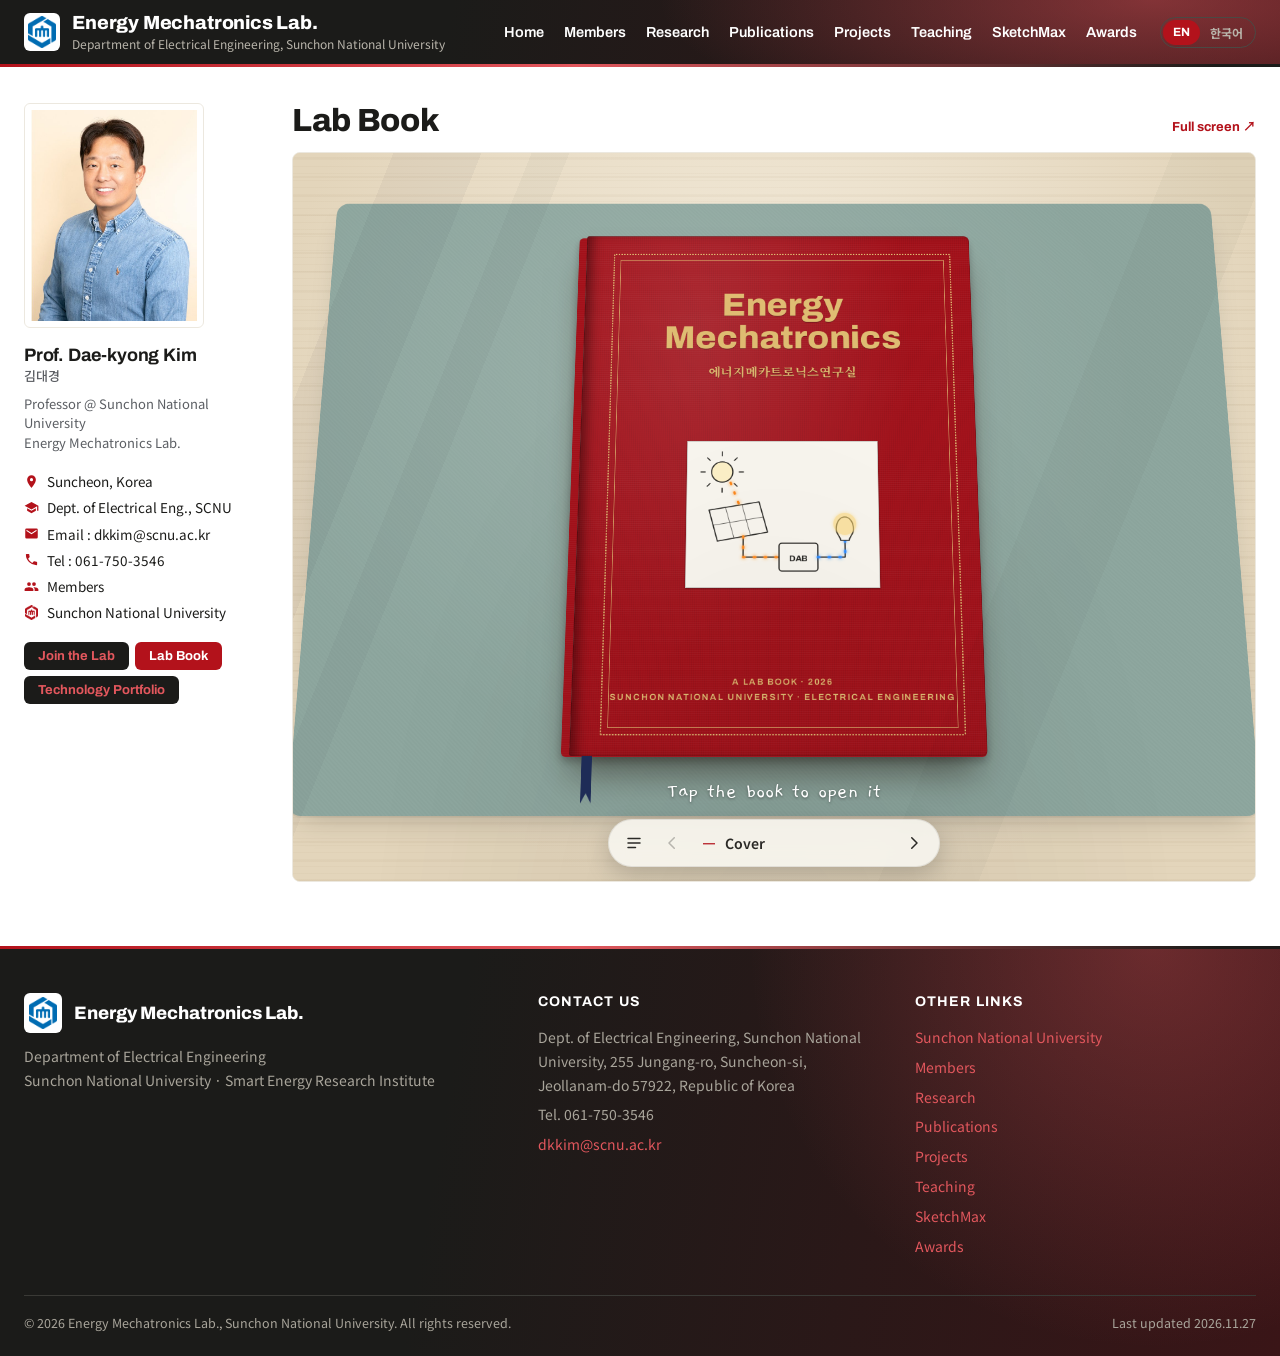
<file: lab-book.html>
<!doctype html>
<html lang="en" data-lang="en">
<head>
<meta charset="utf-8">
<meta name="viewport" content="width=device-width, initial-scale=1">
<script src="assets/js/lang.js"></script>
<title data-ko="연구실 노트 | 에너지메카트로닉스연구실">Lab Book | Energy Mechatronics Lab.</title>
<link rel="icon" href="favicon.png">
<link rel="preconnect" href="https://fonts.googleapis.com">
<link rel="preconnect" href="https://fonts.gstatic.com" crossorigin>
<link href="https://fonts.googleapis.com/css2?family=Archivo:wght@500;600;700;800&family=Noto+Sans+KR:wght@400;500;700;800&display=swap" rel="stylesheet">
<link rel="stylesheet" href="assets/css/style.css">
</head>
<body data-page="labbook">
<main id="main">
  <div class="book-head">
    <h1><span lang="ko">연구실 노트 (Lab Book)</span><span lang="en">Lab Book</span></h1>
    <a href="book.html" target="_top"><span lang="ko">전체 화면으로 보기 ↗</span><span lang="en">Full screen ↗</span></a>
  </div>
  <iframe class="book-frame" data-src="book.html?embed=1" title="Lab Book" allow="fullscreen"></iframe>
</main>
<script src="assets/js/content.js"></script>
<script src="assets/js/data.js"></script>
<script src="assets/js/main.js"></script>
</body>
</html>
</file>
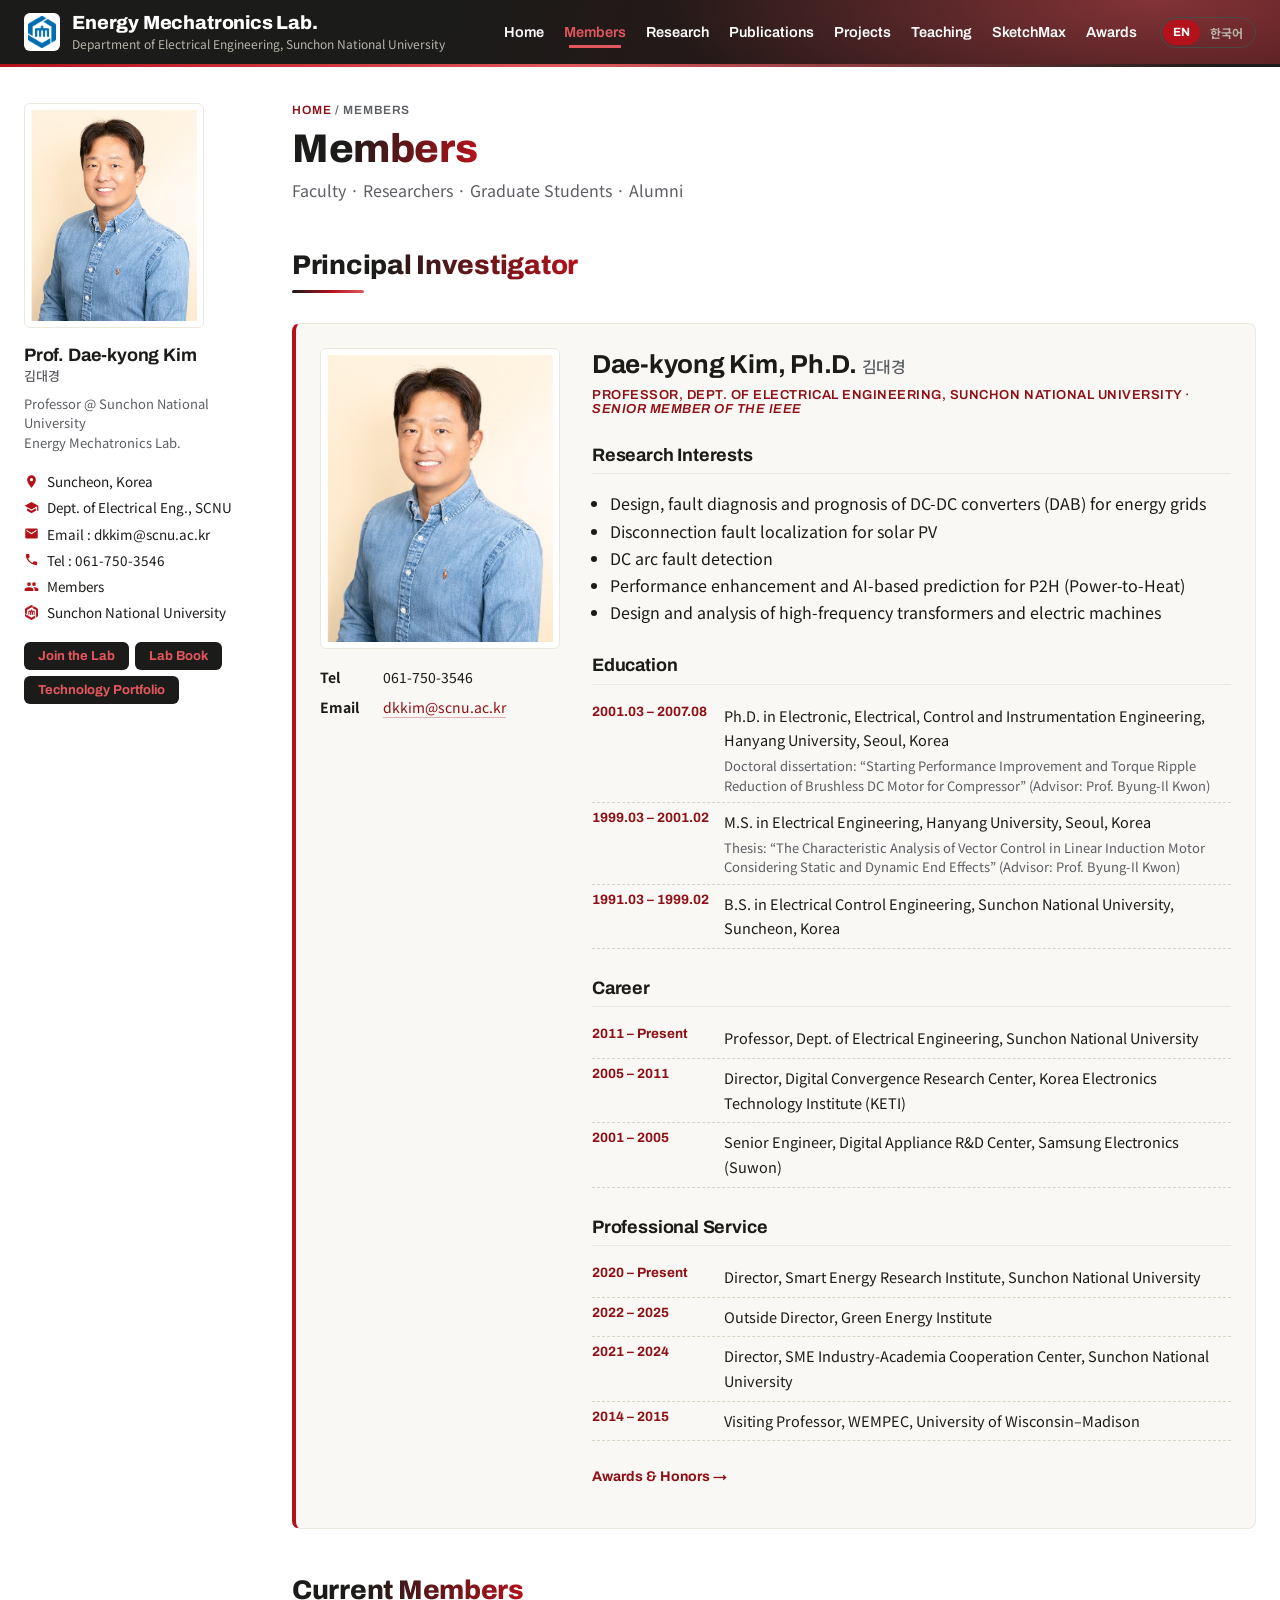
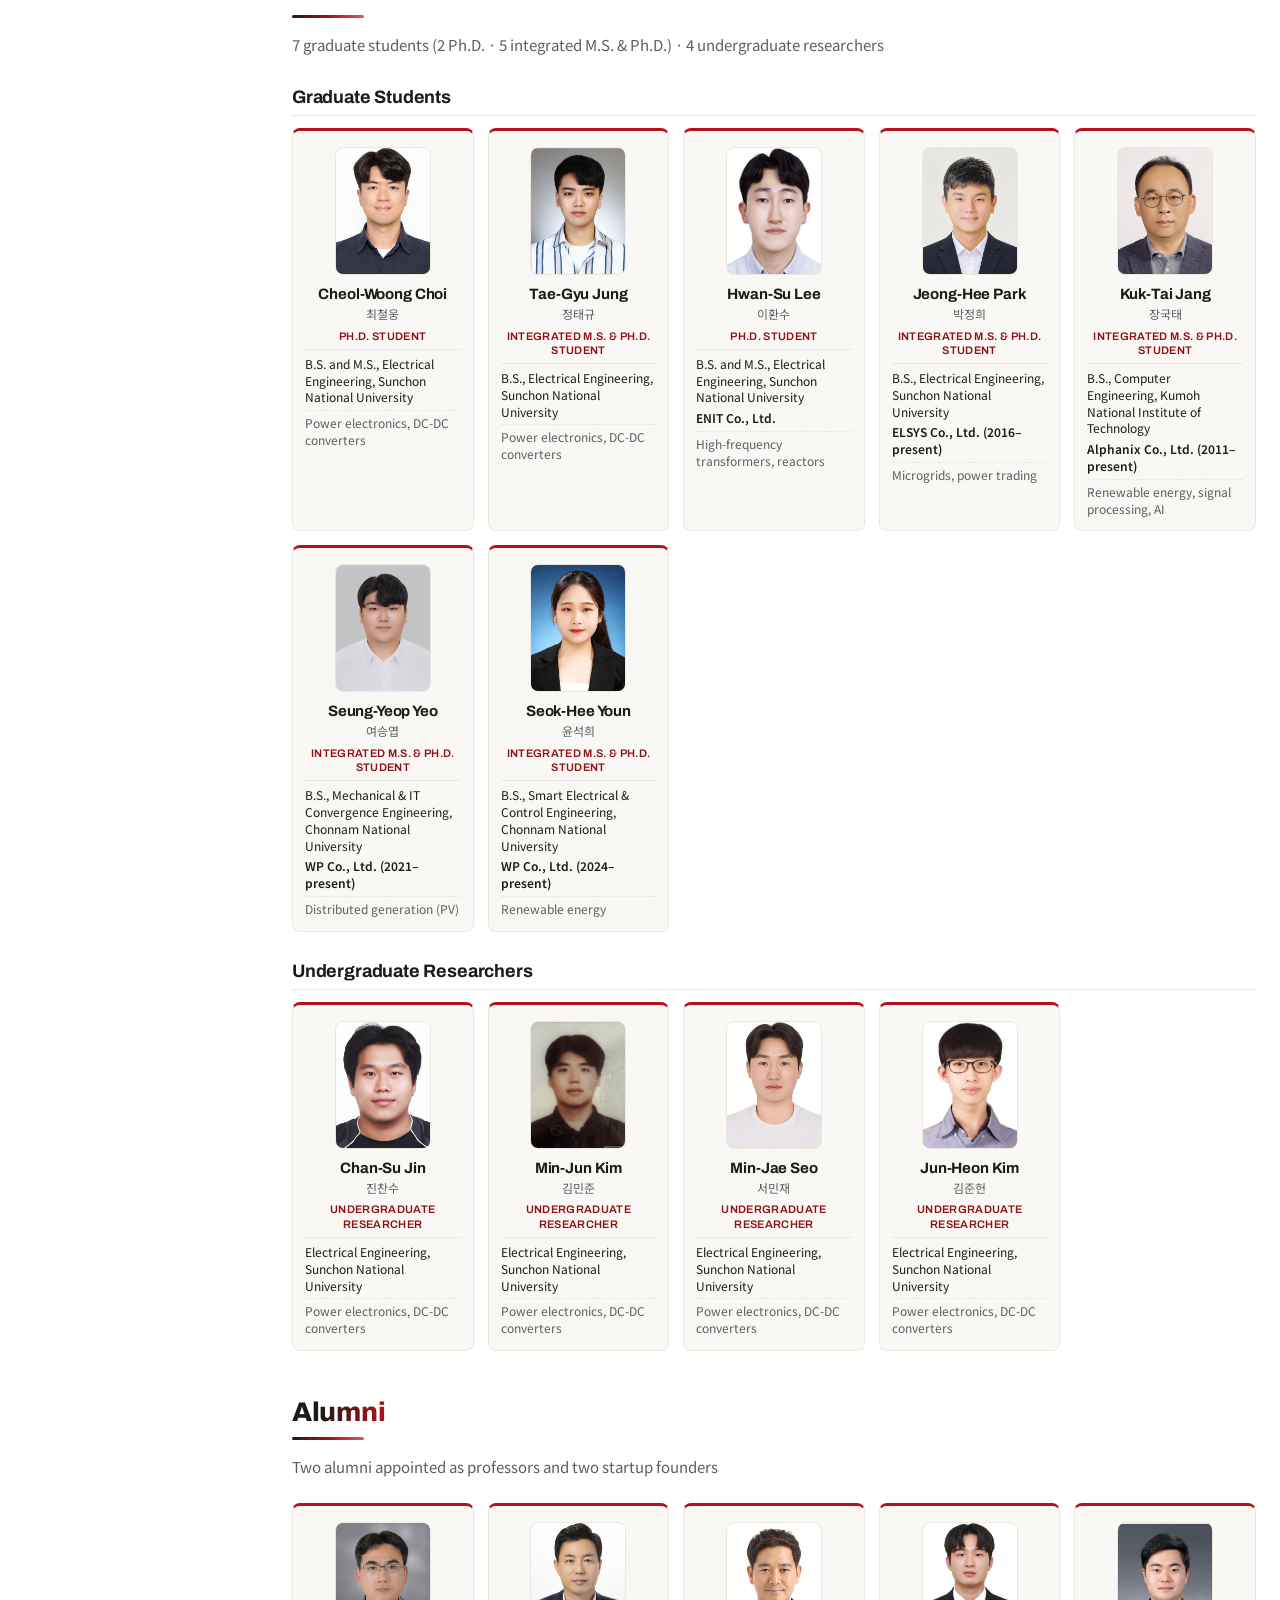
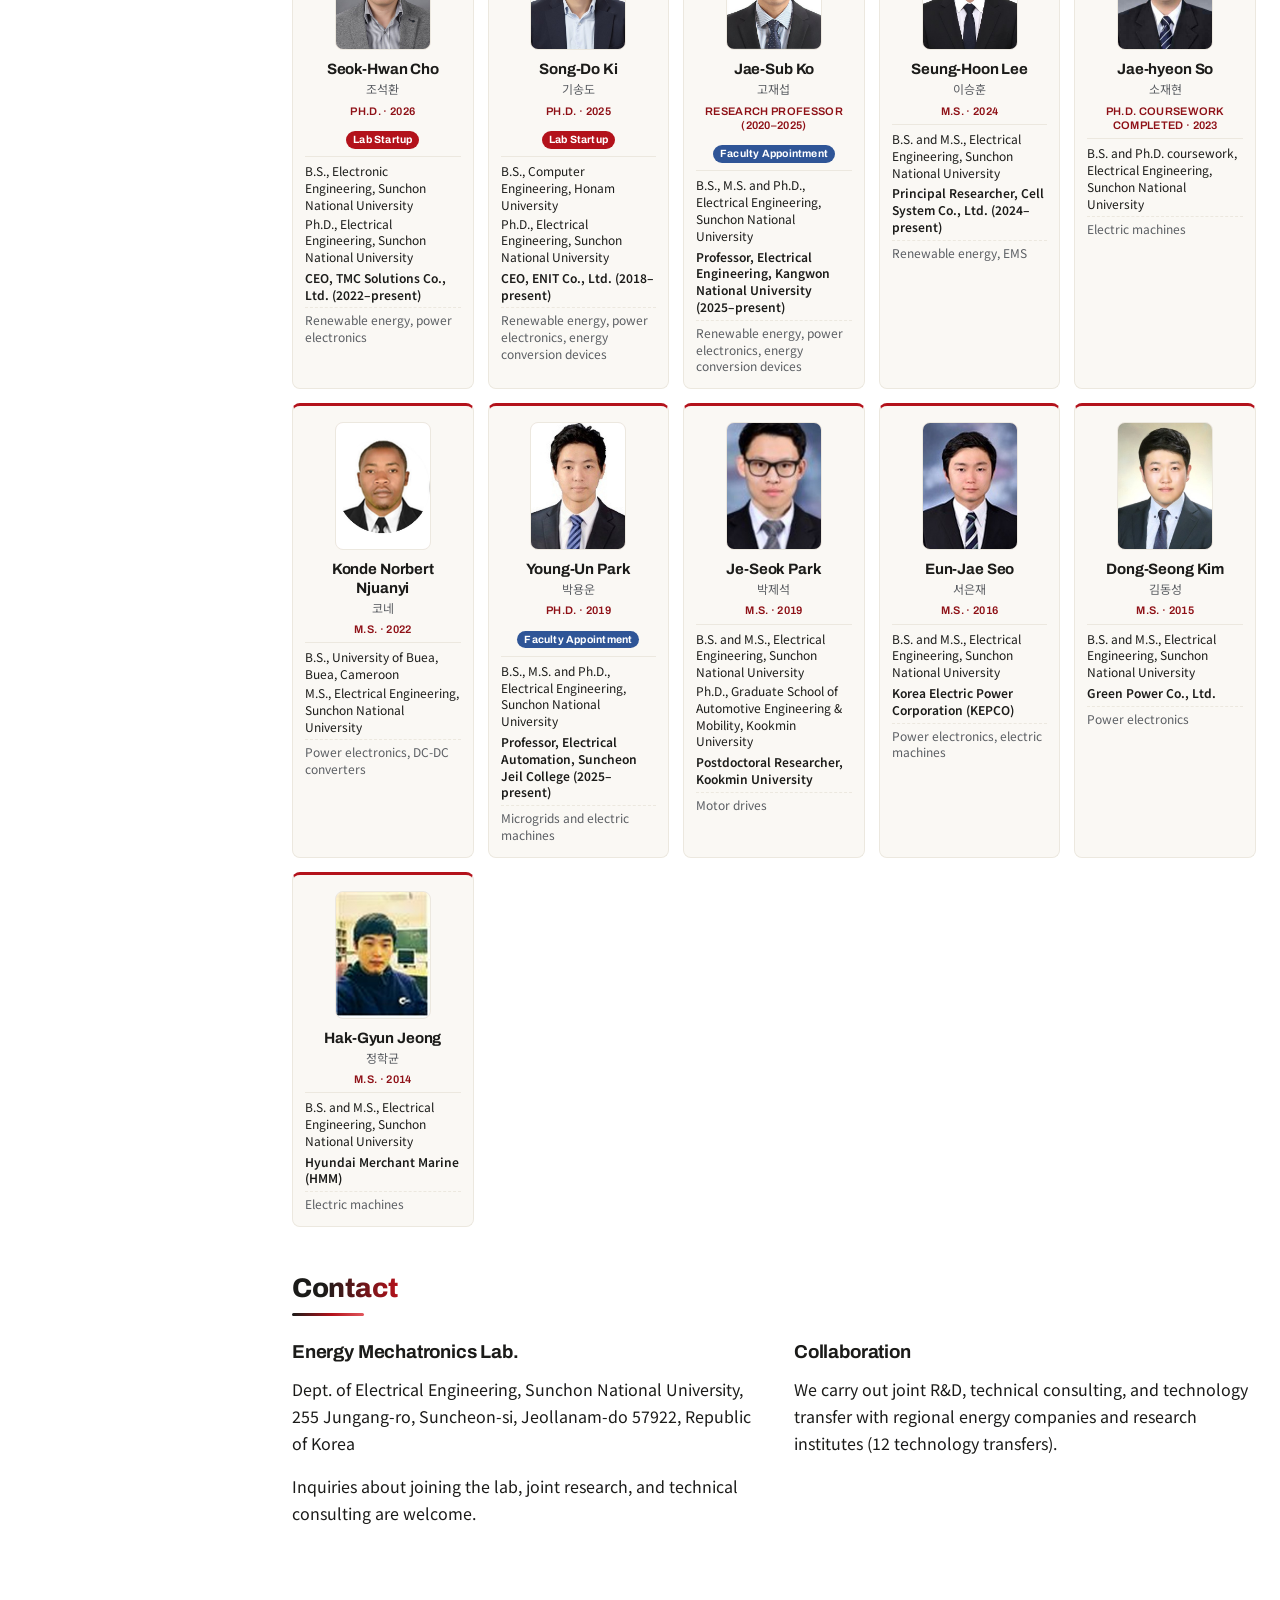
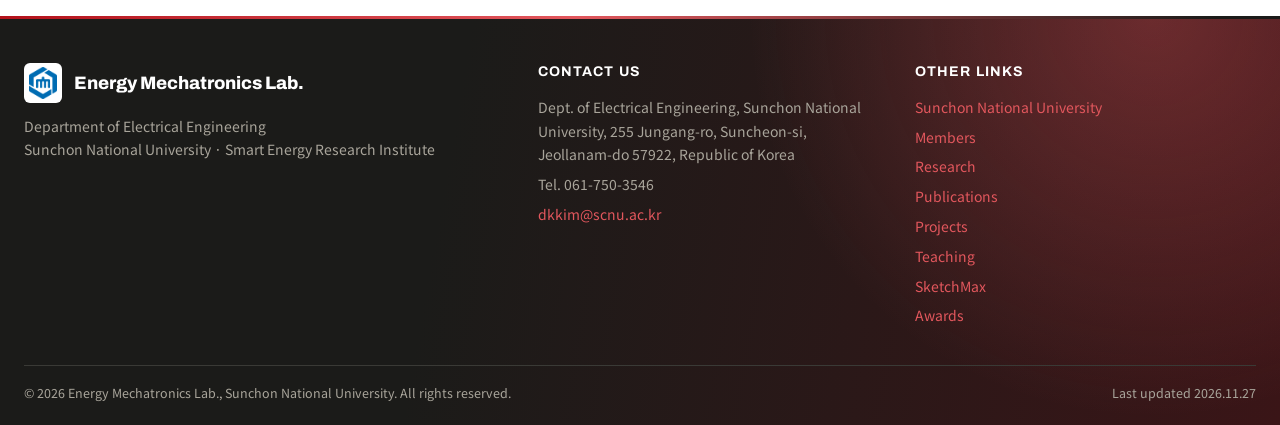
<file: members.html>
<!doctype html>
<html lang="en" data-lang="en">
<head>
<meta charset="utf-8">
<meta name="viewport" content="width=device-width, initial-scale=1">
<script src="assets/js/lang.js"></script>
<title data-ko="Members | 에너지메카트로닉스연구실">Members | Energy Mechatronics Lab.</title>
<link rel="icon" href="favicon.png">
<link rel="preconnect" href="https://fonts.googleapis.com">
<link rel="preconnect" href="https://fonts.gstatic.com" crossorigin>
<link href="https://fonts.googleapis.com/css2?family=Archivo:wght@500;600;700;800&family=Noto+Sans+KR:wght@400;500;700;800&display=swap" rel="stylesheet">
<link rel="stylesheet" href="assets/css/style.css">
</head>
<body data-page="members">
<main id="main">
  <div class="page-banner"><div class="container">
    <div class="crumb"><a href="index.html">Home</a> / Members</div>
    <h1>Members</h1>
    <p><span lang="ko">지도교수 · 연구원 · 대학원생 · 졸업생</span><span lang="en">Faculty · Researchers · Graduate Students · Alumni</span></p>
  </div></div>

  <section class="block">
    <div class="container">
      <h2 class="section-title">Principal Investigator</h2>
      <div class="profile" id="pi" style="margin-top:30px"></div>
    </div>
  </section>

  <section class="block soft">
    <div class="container">
      <h2 class="section-title">Current Members</h2>
      <p class="section-desc"><span lang="ko">대학원생 7명 (박사과정 2 · 석·박사 통합과정 5) · 학부연구생 4명</span><span lang="en">7 graduate students (2 Ph.D. · 5 integrated M.S. &amp; Ph.D.) · 4 undergraduate researchers</span></p>
      <h3 class="subhead">Graduate Students</h3>
      <div id="grad"></div>
      <h3 class="subhead">Undergraduate Researchers</h3>
      <div id="ug"></div>
    </div>
  </section>

  <section class="block">
    <div class="container">
      <h2 class="section-title">Alumni</h2>
      <p class="section-desc"><span lang="ko">연구실 출신 교수 임용 2인, 창업 2인</span><span lang="en">Two alumni appointed as professors and two startup founders</span></p>
      <div id="alumni"></div>
    </div>
  </section>

  <section class="block soft" id="contact">
    <div class="container">
      <h2 class="section-title">Contact</h2>
      <div class="grid c2" style="gap:40px;margin-top:24px">
        <div>
          <h3>Energy Mechatronics Lab.</h3>
          <p id="contact-addr"></p>
          <p><span lang="ko">연구실 합류, 공동연구 및 기술지도 문의를 환영합니다.</span><span lang="en">Inquiries about joining the lab, joint research, and technical consulting are welcome.</span></p>
        </div>
        <div>
          <h3>Collaboration</h3>
          <p><span lang="ko">지역 에너지 관련 기업 및 연구원과 공동 연구개발, 기술지도, 기술이전을 수행하고 있습니다. (기술이전 12건)</span><span lang="en">We carry out joint R&amp;D, technical consulting, and technology transfer with regional energy companies and research institutes (12 technology transfers).</span></p>
        </div>
      </div>
    </div>
  </section>
</main>
<script src="assets/js/content.js"></script>
<script src="assets/js/data.js"></script>
<script src="assets/js/main.js"></script>
</body>
</html>
</file>
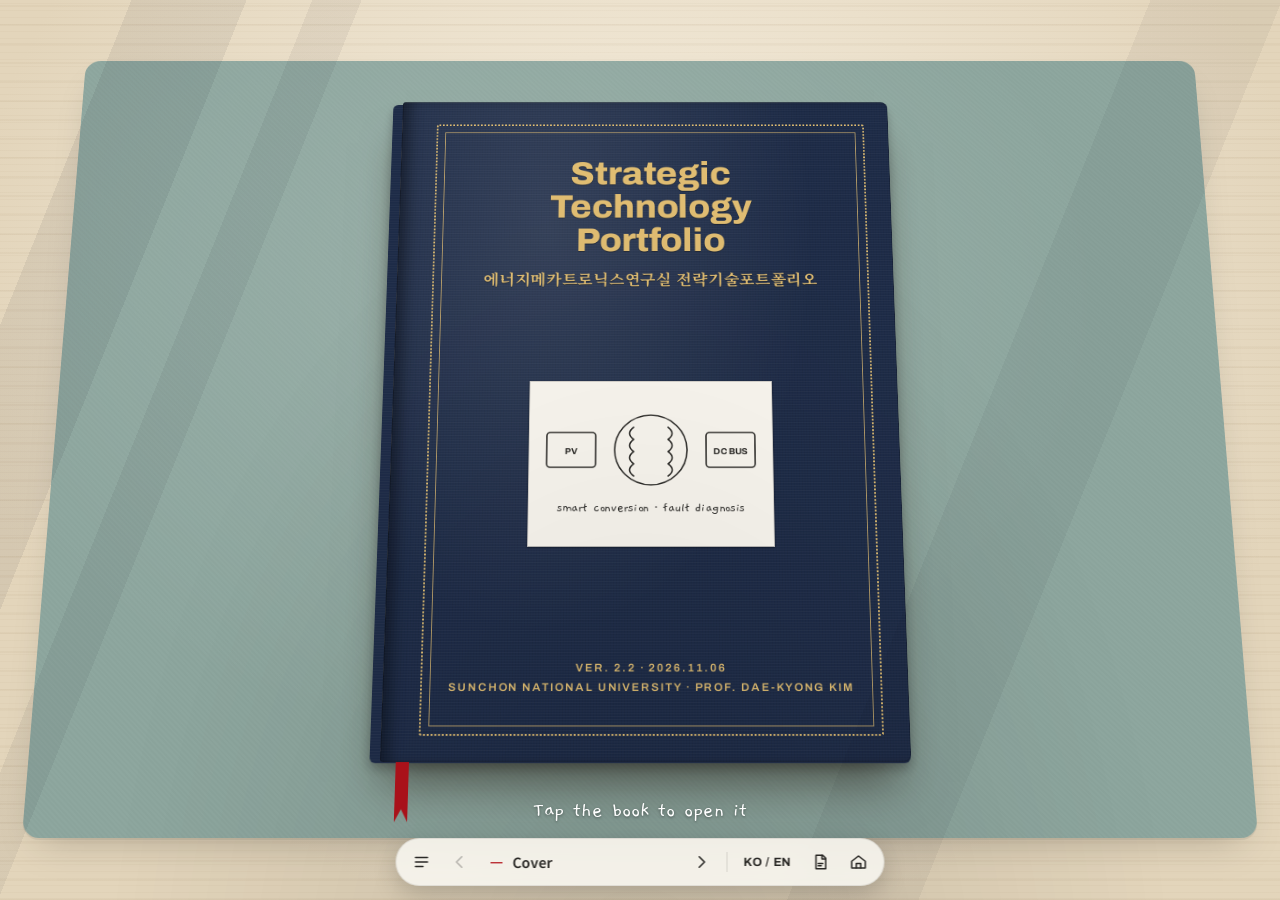
<file: portfolio.html>
<!doctype html>
<html lang="en" data-lang="en">
<head>
<meta charset="utf-8">
<meta name="viewport" content="width=device-width, initial-scale=1">
<script src="assets/js/lang.js"></script>
<title>Strategic Technology Portfolio — Energy Mechatronics Lab.</title>
<meta name="description" content="Strategic Technology Portfolio of the Energy Mechatronics Lab., Sunchon National University — smart power conversion and renewable-energy fault diagnosis. 국립순천대학교 에너지메카트로닉스연구실 전략기술포트폴리오">
<link rel="icon" href="favicon.png">
<link rel="preconnect" href="https://fonts.googleapis.com">
<link rel="preconnect" href="https://fonts.gstatic.com" crossorigin>
<link href="https://fonts.googleapis.com/css2?family=Archivo:wght@500;600;700;800&family=Noto+Sans+KR:wght@400;500;700&family=Noto+Serif+KR:wght@600;700&family=Gaegu:wght@400;700&display=swap" rel="stylesheet">
<link rel="stylesheet" href="assets/css/book.css">
</head>
<body class="navy">
<script src="assets/js/content.js"></script>
<script src="assets/js/data.js"></script>
<script src="assets/js/book-engine.js"></script>
<script>
(function(){
"use strict";
var LB = window.LAB || {}, D = window.LAB_DATA || {};
var $ = BK.$, $$ = BK.$$, bi = BK.bi, biS = BK.biS, bo = BK.bo, wf = BK.wf, fig = BK.fig, rnd = BK.rnd, onCleanup = BK.onCleanup;
/* 대표특허 장은 「기존 vs 본 기술」 카드를 개요 바로 아래에 둡니다 */
var left = function(o){ if (o.flap && o.flap.indexOf("flap vs") > -1){ o.body = o.flap + (o.body || ""); o.flap = ""; } return BK.left(o); };
var PDF = "assets/files/emecha-tech-portfolio-v2.2.pdf";

/* ================= source data (전략기술포트폴리오 v2.2, 2026.11.06) ================= */
/* [연번, 발명의 명칭, 등록번호, 등록일, 권리자(현), 기업권리자 여부] */
var PATS = [
  [1, "DAB 컨버터에 사용되는 스위칭 소자의 기생용량 영향을 고려한 위상각 제어 시스템 및 제어방법", "10-2745924", "2024.12.18", "순천대산단"],
  [2, "SiC-Mosfet의 기생 커패시턴스 및 다이오드 전방 전압을 고려한 DAB 변환기에 대한 보상 시스템 및 이를 이용한 보상 방법", "10-3033031", "2026.10.12", "순천대산단"],
  [3, "DAB 컨버터에 사용되는 변압기의 변압비와 누설인덕턴스 추정 시스템 및 그 방법", "10-2815838", "2025.05.28", "순천대산단"],
  [4, "누설인덕턴스 전류변화를 이용한 제어를 통한 DAB 컨버터 내부 자성부품 파라미터 계산 시스템 및 이를 이용한 계산 방법", "10-2902142", "2025.12.16", "㈜에니트 · 순천대", 1],
  [5, "누설인덕턴스 전류변화를 이용한 DAB 컨버터의 제어 시스템 및 방법", "10-3018949", "2026.09.09", "㈜에니트 · 순천대", 1],
  [6, "Dual-Phase Shift를 이용한 3포트 DC-DC 컨버터의 Backflow power 제거 시스템", "10-2732670", "2024.11.18", "순천대산단"],
  [7, "삽입된 리액터 일체형 고주파 변압기의 누설인덕턴스 가변 장치 및 그 방법", "10-2790915", "2025.03.31", "순천대산단"],
  [8, "누설인덕턴스 가변이 가능한 에너지 변환 장치 및 이를 이용한 변환 방법", "10-2954804", "2026.04.15", "순천대산단"],
  [9, "E형 철심을 이용한 공극 가변형 변압기 구조체 및 이를 이용하는 이용방법", "10-2455751", "2022.10.13", "㈜셀시스템", 1],
  [10, "E형 철심을 이용한 공극 가변형 변압기 구조체 및 그 이용방법", "10-2455726", "2022.10.13", "㈜셀시스템", 1],
  [11, "변압기 지지대 시뮬레이션 시스템 및 이를 이용한 시뮬레이션 방법", "10-2497961", "2023.02.06", "순천대산단"],
  [12, "복수개의 서포터를 갖는 변압기 지지대 시뮬레이션 시스템 및 이를 이용한 시뮬레이션 방법", "10-2497969", "2023.02.06", "순천대산단"],
  [13, "변압기 코어부의 모서리 포화 저감 구조체 및 그 제조방법", "10-2131584", "2020.07.02", "한전 · 순천대", 1],
  [14, "자속 보조용 페라이트 코어를 이용한 용량 가변형 변압기 구조체 및 그 제조방법", "10-2139004", "2020.07.22", "한전 · 순천대", 1],
  [15, "자속 보조용 페라이트 코어를 이용한 용량 가변형 변압기 구조체 결합구조 및 그 제조방법", "10-2136026", "2020.07.14", "한전 · 순천대", 1],
  [16, "기생 커패시턴스 감지 알고리즘을 이용한 태양광 패널의 단선 위치 검출 시스템 및 그 검출 방법", "10-2480168", "2022.12.19", "㈜티엠씨솔루션즈", 1],
  [17, "PV 시스템의 단선 고장 위치를 검출하기 위한 기생 커패시턴스 탐지 기능이 결합된 인버터 및 이를 이용한 검출 방법", "10-2508632", "2023.03.07", "순천대산단"],
  [18, "PV 시스템의 단선 고장 위치를 검출하기 위한 기생 커패시턴스 탐지 알고리즘이 포함된 시스템 및 이를 이용한 검출 방법", "10-2518017", "2023.03.31", "순천대산단"],
  [19, "PV 시스템의 단선 고장 위치를 검출하기 위한 휴대형 기생 커패시턴스 탐지, 감지, 식별, 및 인식 단말기 및 이를 이용한 검출 방법", "10-2518018", "2023.03.31", "㈜티엠씨솔루션즈", 1],
  [20, "태양광 단선 검출기 및 이를 이용한 검출 방법", "10-2898838", "2025.12.08", "순천대산단"],
  [21, "태양광 모듈의 MPPT 제어를 위해 일사량, 부하, 및 컨버터 토폴로지를 고려한 알고리즘을 이용한 태양광 직병렬 연결 시스템", "10-2626309", "2024.01.12", "㈜셀시스템", 1],
  [22, "태양광 모듈의 MPPT 제어를 위해 일사량, 부하, 및 컨버터 토폴로지를 고려한 알고리즘을 이용한 태양광 직병렬 연결 방법", "10-3038569", "2026.10.22", "순천대산단"],
  [23, "색온도를 이용한 DC 아크 검출 및 전원 차단장치 및 방법", "10-3038560", "2026.10.22", "순천대산단"],
  [24, "온도 변화에 따라 자기적 특성이 변하는 가돌리늄을 이용한 리드스위치", "10-2915006", "2026.01.15", "순천대산단"],
  [25, "화재 발생시 온도 변화에 따라 자기적 특성이 변하는 가돌리늄을 이용한 보조 개폐 장치를 포함하는 화재 감시 시스템 및 이를 이용한 방법", "10-2934326", "2026.02.27", "순천대산단"],
  [26, "스마트 화분", "10-1586544", "2016.01.12", "(유)와이케이", 1],
  [27, "자동 급수와 가습 기능을 추가한 식물 재배 방법 및 장치", "10-2992641", "2026.07.14", "순천대산단"],
  [28, "스마트 치즈 숙성고와 그 숙성 방법", "10-2483166", "2022.12.27", "순천대산단"],
  [29, "미생물 활성도의 관찰이 가능한 치즈 숙성 장치 및 그 장치를 이용한 치즈 숙성 방법", "10-2545886", "2023.06.16", "순천대산단"],
  [30, "숙성 정도의 조절이 가능한 치즈 숙성 장치 및 그 장치를 이용한 치즈 숙성 방법", "10-2545890", "2023.06.16", "순천대산단"],
  [31, "카메라와 감지센서를 이용한 농업기계용 안전모듈 및 이를 이용한 방법", "10-2460083", "2022.10.25", "순천대산단"],
  [32, "딥러닝을 이용한 AI 기반의 농기계 탈부착형 안전 탐지 방법 및 안전장치", "10-2494578", "2023.01.27", "순천대산단"],
  [33, "가습기 겸용 전열 주전자", "10-2213544", "2021.02.02", "순천대산단"],
  [34, "가습기 겸용 전기 포트", "10-2213537", "2021.02.02", "순천대산단"],
  [35, "가습기 겸용 전열 주전자", "10-2213550", "2021.02.02", "순천대산단"],
  [36, "유도가열기기의 온도 설정 장치", "10-2040390", "2019.10.29", "㈜프라임", 1],
  [37, "자기장을 동력원으로 하는 내구성이 향상된 시계 장치 및 그 작동 방법", "10-2658718", "2024.04.15", "순천대산단"],
  [38, "내구성과 안정성이 향상된 금속분말 시계와 그 작동 방법", "10-2654599", "2024.04.01", "순천대산단"]
];
var HOLDER_EN = { "순천대산단": "SCNU IACF", "㈜에니트 · 순천대": "ENIT · SCNU", "㈜셀시스템": "Cell System", "한전 · 순천대": "KEPCO · SCNU",
  "㈜티엠씨솔루션즈": "TMC Solutions", "(유)와이케이": "YK Ltd.", "㈜프라임": "Prime Co." };
var GROUPS = [
  ["전력변환", "Power conversion", 1, 6], ["자성부품", "Magnetic components", 7, 15], ["태양광 운전·진단", "PV operation & diagnosis", 16, 22],
  ["전기안전", "Electrical safety", 23, 25], ["융합응용", "Convergence applications", 26, 38]
];
function enTitle(reg){
  var p = (D.patents || []).filter(function(x){ return String(x.regNo || "").indexOf(reg) === 0; })[0];
  return p && p.title_en ? p.title_en : null;
}
function ptTitle(p){ var en = enTitle(p[2]); return bi(p[1], en || p[1]); }
function holder(p){ return bi(p[4], HOLDER_EN[p[4]] || p[4]); }
function rowsFor(nums){
  return nums.map(function(n){
    if (typeof n === "object") return '<div class="prow"><span class="n">' + bi(n[0], n[1]) + '</span><span class="r">' + n[2] + '</span><span class="d">' + n[3] + '</span></div>';
    var p = PATS[n - 1];
    return '<div class="prow"><span class="n" title="' + p[1] + '">' + ptTitle(p) + '</span><span class="r">' + p[2] + '</span><span class="d">' + p[3] + '</span></div>';
  }).join("");
}
var TRL_LABEL = [["기초이론·실험", "basic research"], ["개념 정립", "concept"], ["연구실 성능검증", "lab validation"], ["연구실 부품평가", "lab component test"],
  ["시작품 제작·평가", "prototype"], ["Pilot 시작품", "pilot prototype"], ["Pilot 신뢰성", "pilot reliability"], ["인증·표준화", "certification"], ["사업화", "commercial"]];
function trl(n, nextKo, nextEn){
  var s = ""; for (var i = 1; i <= 9; i++) s += '<div class="s' + (i < n ? " done" : i === n ? " now" : "") + '"><i></i>' + i + '</div>';
  return '<div class="sech">' + bi("기술성숙도 TRL " + n + " · " + TRL_LABEL[n - 1][0], "Readiness TRL " + n + " · " + TRL_LABEL[n - 1][1]) + '</div><div class="trl">' + s + '</div>' +
    '<div class="trl-next">' + bi("다음 단계: " + nextKo, "next: " + nextEn) + '</div>';
}
function market(pKo, pEn, mKo, mEn, prKo, prEn){
  return '<div class="sech">' + bi("목표시장", "Target market") + '</div><div class="mk">' +
    '<b>' + bi("부품", "PART") + '</b><span>' + bi(pKo, pEn) + '</span><b class="m">' + bi("모듈", "MODULE") + '</b><span>' + bi(mKo, mEn) + '</span>' +
    '<b class="p">' + bi("제품", "PRODUCT") + '</b><span>' + bi(prKo, prEn) + '</span></div>';
}
function vs(bKo, bEn, aKo, aEn){
  var li = function(a){ return '<ul class="lst">' + a.map(function(x){ return "<li>" + x + "</li>"; }).join("") + '</ul>'; };
  return '<div class="flap vs"><div class="a"><div class="tag">' + bi("본 기술 · AFTER", "OUR TECHNOLOGY · AFTER") + '</div>' + bi(li(aKo), li(aEn)) + '</div>' +
    '<div class="q"><div class="tag">' + bi("기존 기술 · BEFORE", "CONVENTIONAL · BEFORE") + '</div>' + bi(li(bKo), li(bEn)) +
    '<span class="hint" style="position:absolute;right:12px;bottom:6px">' + bi("들어 올려 본 기술 보기 ↑", "lift to see ours ↑") + '</span></div></div>';
}
function feats(ko, en){ return '<div class="sech">' + bi("기술 특징", "Key results") + '</div><ul class="pts">' + ko.map(function(k, i){ return "<li>" + bi(k, en[i]) + "</li>"; }).join("") + '</ul>'; }
function patentRight(svg, ctl, trlHtml, rows){
  return '<div class="fig-pg">' + svg + (ctl || "") + trlHtml + '<div class="sech">' + bi("특허 · 권리 현황", "Registered patents") + '</div>' + rows + '</div>';
}
function kick(n, ko, en){ return bi("대표특허 0" + n + " · " + ko, "Flagship patent 0" + n + " · " + en); }

/* ================= spreads ================= */
var S = [];
var P_IDX = {}; // 대표특허 번호 → spread index

/* 0 · contents */
S.push({ t: ["목차", "Contents"],
  L: function(){ return '<div class="pg"><div class="kicker">' + bi("머리말", "Preface") + '</div>' +
    '<h2 class="ttl">' + bi("스마트 전력변환 ·<br>신재생 고장진단 기술", "Smart power conversion &amp;<br>renewable fault diagnosis") + '</h2>' +
    '<p class="lead">' + bi("국립순천대학교 에너지메카트로닉스연구실이 보유한 등록특허 <b>38건</b>과 대표 특허기술 <b>8건</b>을 한 권으로 엮었습니다.",
      "This book gathers the <b>38 registered patents</b> and <b>8 flagship technologies</b> of the Energy Mechatronics Lab., Sunchon National University.") + '</p>' +
    '<p>' + bi("대표 특허기술마다 오른쪽 페이지의 그림을 직접 조작해 원리를 확인할 수 있고, 왼쪽의 회색 카드를 들어 올리면 기존 기술과 무엇이 다른지 볼 수 있습니다.",
      "For each flagship technology, the drawing on the right is live, and lifting the grey card on the left shows how it differs from conventional technology.") + '</p>' +
    '<div class="kpis"><div class="kpi"><b>38</b>' + bi("국내 등록특허", "registered patents") + '</div><div class="kpi"><b>8</b>' + bi("대표 특허기술", "flagship technologies") + '</div><div class="kpi"><b>5</b>' + bi("기술 분야", "technology areas") + '</div></div>' +
    '<p class="sub">' + bi("국립순천대학교 전기공학과 김대경 교수 · 2026. 11. 06 · Ver. 2.2", "Prof. Dae-kyong Kim, Dept. of Electrical Engineering, SCNU · 2026-11-06 · Ver. 2.2") + '</p>' +
    '<div class="note">' + bi("원본 PDF는 아래 막대의 PDF 버튼", "the original PDF is behind the PDF button below") + '</div></div>'; },
  R: function(){
    var e = function(i, ko, en, sub){ return '<li data-go="' + i + '"><span class="n">' + String(i).padStart(2, "0") + '</span><span>' + bi(ko, en) + (sub ? '<br><small style="font:400 11.5px var(--sans);color:var(--ink-2)">' + sub + '</small>' : "") + '</span><span class="p">' + (i * 2) + '</span></li>'; };
    return '<div class="pg"><div class="kicker">' + bi("목차", "Contents") + '</div><h2 class="ttl">' + bi("이 책의 차례", "In this book") + '</h2><ul class="toc" style="margin-top:4px">' +
      e(1, "PART 01 · 기술개요와 적용맵", "Part 01 · Overview & application map") +
      e(2, "PART 02 · 시장전망", "Part 02 · Market outlook") +
      e(3, "기술 · 정책 동향", "Technology & policy trends") +
      e(4, "PART 03 · 보유기술 현황", "Part 03 · Technology holdings") +
      e(5, "대표 특허기술 01 – 08", "Flagship technologies 01 – 08", bi("DAB 위상각 보상 · 파라미터 추정 · 가변 변압기 · TAB · DC 아크 · PV 단선 · 직병렬 재구성 · 가돌리늄", "DAB compensation · parameter estimation · variable transformer · TAB · DC arc · PV break · reconfiguration · gadolinium")) +
      e(13, "PART 04 · 대표연구자", "Part 04 · Principal investigator") +
      e(14, "등록특허 리스트 (38건)", "All 38 registered patents") +
      e(15, "협력 안내", "Working with us") + '</ul></div>'; }
});

/* 1 · overview & map */
S.push({ t: ["기술개요 · 적용맵", "Overview & map"],
  L: function(){ return left({
    kicker: bi("PART 01 · 기술개요", "Part 01 · Overview"),
    title: bi("DC 전력망을 잇는 핵심기술", "The core of the DC power grid"),
    lead: bi("스마트 전력변환은 신재생에너지·ESS·전기차·데이터센터를 잇는 DC 전력망에서 전력을 <b>고효율·양방향·절연</b> 변환하는 기술입니다.",
      "Smart power conversion moves energy <b>efficiently, bidirectionally and with isolation</b> across DC grids that link renewables, storage, EVs and data centres."),
    body: '<ul class="pts">' +
      '<li>' + bi("60 Hz 변압기·단방향 정류기 → 고주파 절연형 양방향 DAB · 반도체변압기(SST)로 전환 중", "Shifting from 60 Hz transformers and one-way rectifiers to high-frequency bidirectional DAB and solid-state transformers (SST)") + '</li>' +
      '<li>' + bi("SiC·GaN 소자로 수십~수백 kHz 스위칭 — 데드타임·기생성분 정밀제어가 관건", "SiC/GaN switching at tens to hundreds of kHz — dead time and parasitics must be controlled precisely") + '</li>' +
      '<li>' + bi("DC 계통 확산으로 DC 아크·단선·배터리 화재 등 새로운 안전 리스크 증가 → 진단·보호 기능을 전력변환장치에 내장(PHM)", "DC grids bring new risks — DC arcs, open circuits, battery fires — so diagnosis and protection move inside the converter (PHM)") + '</li></ul>',
    flap: BK.flap("기존 전력변환과 차세대 스마트 전력변환의 차이는?", "Conventional vs next-generation conversion?",
      "기존: AC 계통 → 60 Hz 변압기(대형·중량) → 단방향 정류기 → DC 부하.<br>차세대: AC·DC 계통 → <b>SST · DAB(고주파 절연·양방향)</b> → PV·ESS·EV·데이터센터, 그리고 <b>내장형 진단·보호</b>.",
      "Conventional: AC grid → bulky 60 Hz transformer → one-way rectifier → DC load.<br>Next-gen: AC/DC grid → <b>SST · DAB (HF-isolated, bidirectional)</b> → PV, ESS, EV, data centres — with <b>built-in diagnosis and protection</b>."),
    note: bi("오른쪽 번호를 누르면 해당 특허로 이동 →", "tap a number on the map to jump to that patent →") }); },
  R: function(){
    var mk = function(n, x, y, safety){ return '<g class="mkr" data-go="' + (4 + n) + '"><circle cx="' + x + '" cy="' + y + '" r="12" fill="' + (safety ? "#1d2b47" : "#b3121b") + '" stroke="#2a2926" stroke-width="1.5"/>' +
      '<text x="' + x + '" y="' + (y + 5) + '" text-anchor="middle" class="mono" style="fill:#fff;font-size:12px">' + n + '</text></g>'; };
    var box = function(x, y, w, h, ko, en){ return '<rect x="' + x + '" y="' + y + '" width="' + w + '" height="' + h + '" rx="6" class="inkf"/><text x="' + (x + w / 2) + '" y="' + (y + h / 2 + 5) + '" text-anchor="middle" style="font-size:14px">' + biS(ko, en) + '</text>'; };
    var svg = '<svg viewBox="0 0 460 540">' +
      box(20, 20, 110, 40, "전력망 (AC)", "AC grid") + box(170, 20, 120, 40, "태양광 PV", "solar PV") + box(330, 20, 110, 40, "ESS 배터리", "ESS battery") +
      wf("M75,60 L75,100") + wf("M230,60 L230,100") + wf("M385,60 L385,100", "b") +
      box(20, 100, 110, 46, "SST · DAB", "SST · DAB") + box(170, 100, 120, 46, "PV 컨버터", "PV converter") + box(330, 100, 110, 46, "TAB 3포트", "TAB 3-port") +
      wf("M75,146 L75,230") + wf("M230,146 L230,230") + wf("M385,146 L385,230", "b rev") +
      '<path class="ink" d="M20,230 L440,230" style="stroke-width:4"/><path class="ink" d="M20,238 L440,238" style="stroke-width:1"/>' +
      '<path class="flow" d="M30,234 L430,234"/>' +
      '<text x="230" y="262" text-anchor="middle" class="mono">DC BUS 380 – 800 VDC</text>' +
      wf("M75,238 L75,320") + wf("M230,238 L230,320") + wf("M385,238 L385,320", "b") +
      box(20, 320, 110, 46, "EV 충전 (V2G)", "EV charging (V2G)") + box(170, 320, 120, 46, "AI 데이터센터", "AI data centre") + box(330, 320, 110, 46, "P2H 히터 · 건물", "P2H heater · bldg") +
      mk(1, 22, 100) + mk(2, 50, 160) + mk(3, 128, 100) + mk(7, 290, 100) + mk(4, 330, 100) +
      mk(6, 170, 20, 1) + mk(5, 290, 60, 1) + mk(8, 440, 20, 1) +
      '<g transform="translate(0,400)">' +
      [[1, "DAB 위상각 보상", "DAB phase compensation"], [2, "DAB 파라미터 온라인 추정", "DAB online parameters"], [3, "가변 누설인덕턴스 변압기", "variable-leakage transformer"], [4, "TAB 3포트 컨버터", "TAB 3-port converter"],
       [5, "색온도 DC 아크 검출", "colour-temp arc detection"], [6, "PV 단선 위치 검출", "PV break localization"], [7, "PV 직병렬 재구성 MPPT", "PV reconfiguration MPPT"], [8, "가돌리늄 Fail-safe", "gadolinium fail-safe"]]
        .map(function(a, i){ var x = i < 4 ? 20 : 240, y = (i % 4) * 30, s = a[0] >= 5 && a[0] !== 7;
          return '<g class="mkr" data-go="' + (4 + a[0]) + '"><circle cx="' + (x + 10) + '" cy="' + (y + 10) + '" r="10" fill="' + (s ? "#1d2b47" : "#b3121b") + '"/><text x="' + (x + 10) + '" y="' + (y + 14) + '" text-anchor="middle" class="mono" style="fill:#fff;font-size:11px">' + a[0] + '</text>' +
            '<text x="' + (x + 28) + '" y="' + (y + 15) + '" style="font-size:14px">' + biS(a[1], a[2]) + '</text></g>'; }).join("") + '</g></svg>';
    return fig(svg, '<div class="legend"><span><i style="background:#b3121b"></i>' + bi("전력변환 · 자성부품", "power conversion · magnetics") + '</span><span><i style="background:#1d2b47"></i>' + bi("안전 · 진단", "safety · diagnosis") + '</span></div>',
      '<b>' + bi("그림 1.", "Fig. 1.") + '</b> ' + bi("보유기술 적용맵 — DC 전력망", "Where our technologies sit on the DC grid")); }
});

/* 2 · market */
var MK = [
  { k: "pv", t: ["세계 태양광 연간 신규설치", "Global annual PV installations"], u: ["GW", "GW"], y: ["2024", "25E", "26E", "27E", "28E", "29E"], v: [597, 655, 665, 755, 847, 930], tag: "2024→2029 +56%",
    src: "SolarPower Europe, Global Market Outlook 2025-2029 (중간 시나리오)" },
  { k: "sic", t: ["글로벌 SiC 전력반도체 시장", "Global SiC power semiconductors"], u: ["억 달러", "100M USD"], y: ["2024", "25E", "26E", "27E", "28E", "29E", "30E"], v: [34, 41, 49, 59, 71, 86, 103], tag: "CAGR 20%",
    src: "Yole Group, Power SiC 2025 — 2024년 값은 CAGR 역산" },
  { k: "sst", t: ["글로벌 반도체변압기(SST) 시장", "Global solid-state transformers"], u: ["백만 달러", "M USD"], y: ["2024", "25E", "26E", "27E", "28E", "29E", "30E"], v: [164, 214, 279, 364, 474, 618, 806], tag: "CAGR 30.3%",
    src: "Global Industry Analysts (2025.8)" }
];
function barChart(m){
  var mx = Math.max.apply(null, m.v), x0 = 40, w = 400 / m.v.length, base = 300, h = 220;
  var s = '<path class="ink" d="M' + x0 + ',60 L' + x0 + ',' + base + ' L445,' + base + '"/>';
  m.v.forEach(function(v, i){
    var bh = v / mx * h, bx = x0 + i * w + w * .17, bw = w * .66, last = i === m.v.length - 1;
    s += '<rect x="' + bx.toFixed(1) + '" y="' + (base - bh).toFixed(1) + '" width="' + bw.toFixed(1) + '" height="' + bh.toFixed(1) + '" fill="' + (last ? "#ffcf9e" : "url(#hatch)") + '" stroke="#2a2926" stroke-width="1.3"><animate attributeName="height" from="0" to="' + bh.toFixed(1) + '" dur=".6s" fill="freeze"/><animate attributeName="y" from="' + base + '" to="' + (base - bh).toFixed(1) + '" dur=".6s" fill="freeze"/></rect>' +
      '<text x="' + (bx + bw / 2).toFixed(1) + '" y="' + (base - bh - 8).toFixed(1) + '" text-anchor="middle" class="mono">' + v + '</text>' +
      '<text x="' + (bx + bw / 2).toFixed(1) + '" y="' + (base + 20) + '" text-anchor="middle" style="font-size:13px">' + m.y[i] + '</text>';
  });
  s += '<text x="445" y="40" text-anchor="end" style="font-size:20px;fill:#b3121b">' + m.tag + '</text>' +
    '<text x="40" y="40" style="font-size:14px">(' + biS(m.u[0], m.u[1]) + ')</text>';
  return s;
}
S.push({ t: ["시장전망", "Market outlook"],
  L: function(){ return left({
    kicker: bi("PART 02 · 시장전망", "Part 02 · Market outlook"),
    title: bi("함께 커지는 두 시장", "Two markets growing together"),
    lead: bi("신재생·ESS·전기차·AI 데이터센터가 늘수록 <b>고효율 양방향 전력변환</b>과 <b>DC 안전·진단</b> 수요가 함께 성장합니다.",
      "As renewables, storage, EVs and AI data centres grow, demand rises for both <b>efficient bidirectional conversion</b> and <b>DC safety and diagnosis</b>."),
    body: '<ul class="pts"><li>' + bi("세계 태양광 연간 설치 2025년 664 GW, 누적 3 TW 돌파 (SolarPower Europe, 2026)", "Global PV installs reached 664 GW in 2025, passing 3 TW cumulative (SolarPower Europe, 2026)") + '</li>' +
      '<li>' + bi("세계 ESS 신규설치 2026년 158 GW / 459 GWh (+45%) 전망 (BloombergNEF)", "Global new ESS in 2026: 158 GW / 459 GWh (+45%) forecast (BloombergNEF)") + '</li></ul>' +
      '<div class="kpis"><div class="kpi"><b>800 VDC</b>' + bi("AI 데이터센터 전원 — 구리 45%↓, 효율 최대 5%↑ (NVIDIA, 2025)", "AI data-centre power — 45% less copper, up to 5% more efficient (NVIDIA, 2025)") + '</div>' +
      '<div class="kpi"><b>535' + bi("건", "") + '</b>' + bi("국내 태양광 설비 화재 (2020~2025 상반기, 재산피해 66.7억 원, 소방청)", "PV fires in Korea, 2020 – H1 2025 (KRW 6.67 bn damage, NFA)") + '</div>' +
      '<div class="kpi"><b>59' + bi("건", "") + '</b>' + bi("국내 ESS 화재 (최근 5년, 재산피해 약 890억 원)", "ESS fires in Korea, last 5 years (≈ KRW 89 bn damage)") + '</div></div>',
    note: bi("오른쪽 탭으로 시장을 바꿔 보세요 →", "switch markets with the tabs →") }); },
  R: function(){
    return fig('<svg viewBox="0 0 460 330" class="mchart">' + barChart(MK[0]) + '</svg>',
      '<div class="mtab">' + MK.map(function(m, i){ return '<button class="tg' + (i ? "" : " on") + '" data-m="' + i + '">' + bi(m.t[0], m.t[1]) + '</button>'; }).join("") + '</div>' +
      '<div class="src msrc">' + bi("출처: ", "Source: ") + MK[0].src + bi(" ※ 중간 연도는 CAGR 기반 보간", " — intermediate years interpolated by CAGR") + '</div>',
      '<b>' + bi("그림 2.", "Fig. 2.") + '</b> <span class="mttl">' + bi(MK[0].t[0], MK[0].t[1]) + '</span>'); },
  init: function(L, R){
    $$(".mtab .tg", R).forEach(function(b){ b.addEventListener("click", function(){
      var m = MK[+b.dataset.m];
      $$(".mtab .tg", R).forEach(function(x){ x.classList.toggle("on", x === b); });
      $(".mchart", R).innerHTML = barChart(m);
      $(".mttl", R).innerHTML = bi(m.t[0], m.t[1]);
      $(".msrc", R).innerHTML = bi("출처: ", "Source: ") + m.src + bi(" ※ 중간 연도는 CAGR 기반 보간", " — intermediate years interpolated by CAGR");
    }); });
  }
});

/* 3 · tech & policy trends */
var POL = {
  "한국": ["Korea", [
    ["분산에너지 활성화 특별법 시행(2024.6.14): 분산에너지 특화지역, 직접 전력거래·ESS 특례", "Distributed Energy Act in force (2024-06-14): special zones, direct power trading, ESS exemptions"],
    ["제11차 전력수급기본계획(2025.2): 2038년 재생에너지 비중 29.2%, 설비 121.9 GW", "11th Basic Plan (2025-02): 29.2% renewables and 121.9 GW by 2038"],
    ["2035 NDC(2025.11): 2018년 대비 53~61% 감축", "2035 NDC (2025-11): 53–61% cut vs 2018"],
    ["제1차 재생에너지 기본계획(2026.5): 2025년 37.1 GW → 2030년 100 GW (태양광 약 87 GW)", "1st Renewable Energy Plan (2026-05): 37.1 GW (2025) → 100 GW by 2030 (≈87 GW PV)"]]],
  "미국": ["USA", [
    ["OBBBA(2025.7.4): 2027년 말 이후 가동 태양광·풍력 45Y/48E 세액공제 종료 (2026.7.4 이전 착공분 예외)", "OBBBA (2025-07-04): 45Y/48E credits end for solar and wind placed in service after 2027 (projects begun before 2026-07-04 exempt)"],
    ["IRS Notice 2025-42: 착공 인정요건 강화(물리적 작업 테스트)", "IRS Notice 2025-42: stricter begin-construction test (physical work)"],
    ["NEC 690.11: PV DC 회로 아크고장 보호 요구", "NEC 690.11: arc-fault protection required on PV DC circuits"]]],
  "EU": ["EU", [
    ["넷제로산업법(NZIA, 2024.6.29 발효): 2030년 넷제로 기술 연간 수요의 40% 이상 역내 제조", "Net-Zero Industry Act (in force 2024-06-29): ≥40% of annual net-zero tech demand made in the EU by 2030"],
    ["유럽 태양광 헌장(2024.4): 회원국·산업계 PV 제조 공급망 지원 공동선언", "European Solar Charter (2024-04): joint support for the PV manufacturing chain"]]],
  "중국": ["China", [
    ["제15차 5개년 계획(2026.3 채택): 2030년 신형 전력시스템 초기 구축, 신규 전력수요를 청정전력으로 충당", "15th Five-Year Plan (2026-03): new-type power system by 2030; new demand met by clean power"],
    ["2035 NDC(2025.9): 풍력+태양광 3,600 GW 이상 — 2025년 말 1.8 TW 돌파", "2035 NDC (2025-09): ≥3,600 GW wind + solar — passed 1.8 TW at end-2025"]]],
  "일본": ["Japan", [
    ["제7차 에너지기본계획(2025.2.18): 2040년 재생에너지 40~50%, 태양광 23~29%", "7th Strategic Energy Plan (2025-02-18): 40–50% renewables, 23–29% solar by 2040"],
    ["페로브스카이트 태양전지 2040년 20 GW 보급 목표", "Perovskite PV target: 20 GW by 2040"]]]
};
function polList(k){ return '<ul class="pol-list">' + POL[k][1].map(function(x){ return "<li>" + bi(x[0], x[1]) + "</li>"; }).join("") + '</ul>'; }
S.push({ t: ["기술 · 정책 동향", "Tech & policy trends"],
  L: function(){
    var c = function(tk, te, bk, be){ return '<div class="cardp"><b>' + bi(tk, te) + '</b>' + bi(bk, be) + '</div>'; };
    return '<div class="pg"><div class="kicker">' + bi("PART 02 · 최신 기술 · 제품 동향", "Part 02 · Technology & products") + '</div>' +
      '<h2 class="ttl">' + bi("지금 일어나는 일", "What is happening now") + '</h2><div class="cards">' +
      c("WBG 기반 DAB 정밀제어", "Precise WBG-based DAB control", "SiC·GaN 고속 스위칭에서 접합 커패시턴스·데드타임이 ZVS 범위와 위상 오차를 좌우 → 데드타임 보상이 표준 설계 절차로 정착", "With fast SiC/GaN switching, junction capacitance and dead time set the ZVS range and phase error — dead-time compensation is becoming standard design practice") +
      c("다중포트(TAB) 컨버터", "Multi-port (TAB) converters", "PV·배터리·부하를 단일 변압기로 통합 — 포트 간 전력 결합 해소, 역류전력 저감, 전 포트 ZVS가 핵심", "PV, battery and load on one transformer — decoupling the ports, cutting backflow power and keeping ZVS on every port") +
      c("SST · 800 VDC 데이터센터", "SST · 800 VDC data centres", "NVIDIA 800 VDC 아키텍처(2025), OCP LVDC SST 사양 v0.3(2026.7) — 80여 개 업체 참여, 2027년 본격 적용", "NVIDIA's 800 VDC architecture (2025) and OCP LVDC SST spec v0.3 (2026-07) — 80+ companies, broad use from 2027") +
      c("DC 안전 · PV 진단 표준화", "DC safety & PV diagnosis standards", "IEC 63027:2023(PV 직렬아크 검출·차단), NEC 690.11 — AI 아크 분류, TDR 단선 위치 추정 연구 확대", "IEC 63027:2023 (PV series-arc detection), NEC 690.11 — growing work on AI arc classification and TDR fault location") +
      '</div><div class="src">' + bi("제품 동향(Infineon CoolSiC, Wallbox Quasar 2, Amperesand·Heron Power·DG Matrix SST, Huawei AFCI 등)은 원본 PDF 8쪽 참고", "Product trends (Infineon CoolSiC, Wallbox Quasar 2, Amperesand / Heron Power / DG Matrix SSTs, Huawei AFCI …) are on p. 8 of the PDF") + '</div>' +
      '<div class="note">' + bi("오른쪽은 주요국 정책 →", "national policies on the right →") + '</div></div>'; },
  R: function(){
    var ks = Object.keys(POL);
    return '<div class="pg"><div class="kicker">' + bi("주요국 정책 동향", "National policy") + '</div><h2 class="ttl sm">' + bi("나라별로 살펴보기", "Country by country") + '</h2>' +
      '<div class="mtab" style="justify-content:flex-start">' + ks.map(function(k, i){ return '<button class="tg' + (i ? "" : " on") + '" data-k="' + k + '">' + bi(k, POL[k][0]) + '</button>'; }).join("") + '</div>' +
      '<div class="polbox">' + polList(ks[0]) + '</div>' +
      '<div class="src" style="margin-top:auto">' + bi("출처: 법무법인 세종·신김 뉴스레터, 뉴시스(2025.11.10), 더팩트(2026.5.19), Sidley(2025.7), PV Tech(2024), pv magazine(2026.3), Enerdata·TaiyangNews(2025.2) 등 재정리", "Sources: Shin &amp; Kim / Sejong newsletters, Newsis (2025-11-10), The Fact (2026-05-19), Sidley (2025-07), PV Tech (2024), pv magazine (2026-03), Enerdata, TaiyangNews (2025-02)") + '</div></div>'; },
  init: function(L, R){
    $$(".tg", R).forEach(function(b){ b.addEventListener("click", function(){
      $$(".tg", R).forEach(function(x){ x.classList.toggle("on", x === b); }); $(".polbox", R).innerHTML = polList(b.dataset.k); }); });
  }
});

/* 4 · holdings */
var HOLD = [
  ["전력변환", "Power conversion", [["DAB 위상각 보상제어", "DAB phase compensation", 2, 1], ["자성부품 파라미터 추정·제어", "Magnetic parameter estimation", 3, 2], ["다중포트 컨버터", "Multi-port converter", 1, 4]]],
  ["자성부품", "Magnetics", [["가변 누설인덕턴스 변압기", "Variable-leakage transformer", 4, 3], ["변압기 구조·해석", "Transformer structure & analysis", 5]]],
  ["신재생·안전진단", "Renewables & safety", [["PV 단선 위치 검출", "PV break localization", 5, 6], ["PV 직병렬 재구성 MPPT", "PV reconfiguration MPPT", 2, 7], ["DC 아크 검출·차단", "DC arc detection", 1, 5], ["Fail-safe 화재감시", "Fail-safe fire monitoring", 2, 8]]],
  ["융합응용", "Convergence", [["스마트팜·식품", "Smart farm & food", 5], ["농기계 안전", "Farm-machine safety", 2], ["생활가전·기타", "Home appliances & other", 6]]]
];
var DONUT = [[6, "#b3121b"], [9, "#e0868a"], [7, "#1d2b47"], [3, "#5a6f96"], [13, "#c9bfa9"]];
S.push({ t: ["보유기술 현황", "Technology holdings"],
  L: function(){
    var rows = HOLD.map(function(g){ return g[2].map(function(s, i){
      return '<tr>' + (i ? "" : '<td class="g" rowspan="' + g[2].length + '">' + bi(g[0], g[1]) + '</td>') + '<td>' + bi(s[0], s[1]) +
        (s[3] ? ' <a data-go="' + (4 + s[3]) + '" style="color:var(--crimson);font:700 10.5px var(--head);cursor:pointer">' + bi("대표 0" + s[3], "No. 0" + s[3]) + '</a>' : "") + '</td><td class="c">' + s[2] + '</td></tr>'; }).join(""); }).join("");
    return '<div class="pg"><div class="kicker">' + bi("PART 03 · 보유기술", "Part 03 · Holdings") + '</div><h2 class="ttl">' + bi("보유기술 현황", "What we hold") + '</h2>' +
      '<table class="htable"><tr><th>' + bi("대분류", "AREA") + '</th><th>' + bi("세부기술", "TECHNOLOGY") + '</th><th style="text-align:right">' + bi("특허", "PAT.") + '</th></tr>' + rows +
      '<tr class="tot"><td colspan="2">' + bi("합계", "Total") + '</td><td class="c">38</td></tr></table>' +
      '<div class="src">' + bi("※ 국내 등록특허 기준(2026.10.22), 기술이전 7건 포함 · 「대표 0n」을 누르면 해당 특허로 이동", "Korean registered patents as of 2026-10-22, incl. 7 transferred · tap “No. 0n” to jump to that patent") + '</div></div>'; },
  R: function(){
    var tot = 38, a0 = -Math.PI / 2, cx = 230, cy = 170, r = 120, ri = 70, s = "";
    DONUT.forEach(function(d, i){
      var a1 = a0 + d[0] / tot * Math.PI * 2, lg = a1 - a0 > Math.PI ? 1 : 0;
      var p = function(rr, a){ return (cx + rr * Math.cos(a)).toFixed(1) + "," + (cy + rr * Math.sin(a)).toFixed(1); };
      s += '<path class="seg" data-i="' + i + '" d="M' + p(r, a0) + ' A' + r + ',' + r + ' 0 ' + lg + ' 1 ' + p(r, a1) + ' L' + p(ri, a1) + ' A' + ri + ',' + ri + ' 0 ' + lg + ' 0 ' + p(ri, a0) + ' Z" fill="' + d[1] + '" stroke="#fbf8f1" stroke-width="2"/>';
      var am = (a0 + a1) / 2; s += '<text x="' + (cx + (r + 22) * Math.cos(am)).toFixed(1) + '" y="' + (cy + (r + 22) * Math.sin(am) + 5).toFixed(1) + '" text-anchor="middle" class="mono" style="font-size:14px">' + d[0] + '</text>';
      a0 = a1;
    });
    s += '<text x="230" y="168" text-anchor="middle" class="mono dtot" style="font-size:34px">38</text><text x="230" y="192" text-anchor="middle" class="dlbl" style="font-size:15px">' + biS("등록특허", "patents") + '</text>';
    return fig('<svg viewBox="0 0 460 340">' + s + '</svg>',
      '<div class="legend" style="flex-wrap:wrap">' + GROUPS.map(function(g, i){ return '<span class="lg" data-i="' + i + '" style="cursor:pointer"><i style="background:' + DONUT[i][1] + '"></i>' + bi(g[0], g[1]) + '</span>'; }).join("") + '</div><div class="readout dread" style="font-weight:600;font-family:var(--sans);font-size:12px"></div>',
      '<b>' + bi("그림 3.", "Fig. 3.") + '</b> ' + bi("기술분야별 등록특허 38건 — 조각을 눌러 보세요", "38 patents by area — tap a slice")); },
  init: function(L, R){
    var pick = function(i){
      $$(".seg", R).forEach(function(p){ p.style.opacity = +p.dataset.i === i ? 1 : .3; });
      var g = GROUPS[i];
      $(".dtot", R).textContent = DONUT[i][0];
      $(".dlbl", R).innerHTML = biS(g[0], g[1]);
      var names = PATS.slice(g[2] - 1, g[3]).map(function(p){ return p[1]; });
      $(".dread", R).innerHTML = bi(names.slice(0, 3).join(" · ") + (names.length > 3 ? " 외 " + (names.length - 3) + "건" : ""),
        PATS.slice(g[2] - 1, g[3]).slice(0, 3).map(function(p){ return enTitle(p[2]) || p[1]; }).join(" · ") + (names.length > 3 ? " + " + (names.length - 3) + " more" : ""));
    };
    $$(".seg,.lg", R).forEach(function(e){ e.addEventListener("click", function(){ pick(+e.dataset.i); }); });
  }
});

/* ---------- flagship patents ---------- */
function sqw(x0, x1, yc, a, per, sh, slope){
  slope = slope || 0;
  var lv = function(x){ var t = (((x - x0 - sh) % per) + per) % per; return t < per / 2 ? yc - a : yc + a; };
  var d = "M" + x0 + "," + lv(x0 + .01);
  for (var k = -6; k < 20; k++){ var e = x0 + sh + k * per / 2; if (e <= x0) continue; if (e + slope >= x1) break;
    d += " L" + e.toFixed(1) + "," + lv(e - .01) + " L" + (e + slope).toFixed(1) + "," + lv(e + .01); }
  return d + " L" + x1 + "," + lv(x1 - .01);
}

/* 01 · DAB phase compensation */
P_IDX[1] = S.length;
S.push({ t: ["대표 01 · DAB 위상각 보상", "01 · DAB phase compensation"],
  L: function(){ return left({
    kicker: kick(1, "전력변환", "Power conversion"),
    title: bi("DAB 컨버터 위상각 보상 제어", "DAB phase-shift compensation"),
    lead: bi("데드타임 동안 SiC MOSFET 기생 커패시턴스의 충·방전과 환류 다이오드 도통으로 생기는 <b>실효 위상각 오차</b>를 보상해, 출력 정밀도와 효율을 높입니다.",
      "Compensates the <b>effective phase-shift error</b> caused by SiC MOSFET parasitic-capacitance charging and freewheeling-diode conduction during dead time, raising output accuracy and efficiency."),
    flap: vs(["이상적 스위치를 가정한 SPS 위상각 제어", "데드타임 중 공진·충방전 구간을 무시 → 실제 전달 위상각 감소", "경부하·고주파일수록 출력 오차 ↑, 별도 보상기·튜닝 필요"],
      ["SPS control that assumes ideal switches", "Ignores resonance during dead time → less phase actually transferred", "Error grows at light load and high frequency; needs extra tuning"],
      ["기생 커패시턴스·다이오드 전압을 반영한 보상: <b>φ′ = φ + Δφ</b>", "데드타임 내 상태(State 1~3)별 등가회로로 위상 지연 산출", "실시간 적용 — 추가 센서 불필요"],
      ["Compensation including parasitics and diode drop: <b>φ′ = φ + Δφ</b>", "Phase delay computed from equivalent circuits of dead-time states 1–3", "Applied in real time — no extra sensors"]),
    body: feats(["출력전압 정확도 <b>93.17% → 97.16%</b> (입력 100 V, 목표 62.5 V 실험, 기존 SPS 대비)", "EV OBC·V2G, ESS PCS, SST 등에 펌웨어로 적용"],
      ["Output-voltage accuracy <b>93.17% → 97.16%</b> (100 V in, 62.5 V target, vs SPS)", "Firmware-only: EV OBC / V2G, ESS PCS, SST"]) +
      market("DAB 디지털 제어 펌웨어·게이트 드라이버", "DAB digital-control firmware, gate drivers", "양방향 절연형 DC-DC 모듈", "Bidirectional isolated DC-DC modules", "EV OBC·V2G 충전기, ESS PCS, SST", "EV OBC / V2G chargers, ESS PCS, SST") }); },
  R: function(){
    var svg = '<svg viewBox="0 0 460 300">' +
      '<text x="10" y="56" class="mono">v₁</text><text x="10" y="126" class="mono">v₂</text>' +
      '<path class="v1" fill="none" stroke="#ff8a1f" stroke-width="2.4"/><path class="v2" fill="none" stroke="#2f8cff" stroke-width="2.4"/>' +
      '<path class="dz" fill="#2f8cff" opacity=".16"/>' +
      '<path class="mk ink" style="stroke-dasharray:3 3"/><text class="mkt" y="168" style="font-size:16px"></text>' +
      '<text x="40" y="214" style="font-size:14px">' + biS("출력전압 (목표 62.5 V)", "output voltage (target 62.5 V)") + '</text>' +
      '<rect x="40" y="224" width="380" height="22" rx="4" class="ink"/><rect class="vb" x="41" y="225" height="20" rx="3" fill="#ff8a1f"/>' +
      '<path class="ink" d="M420,218 L420,252" style="stroke:#b3121b;stroke-width:2"/><text x="420" y="270" text-anchor="end" class="mono" style="fill:#b3121b">62.5 V</text>' +
      '<text class="vt mono" x="40" y="270"></text></svg>';
    return patentRight(svg, '<div class="ctl"><button class="tg" data-c="0">' + bi("기존 SPS", "Conventional SPS") + '</button><button class="tg on" data-c="1">' + bi("제안 보상 (φ′ = φ + Δφ)", "Compensated (φ′ = φ + Δφ)") + '</button></div>',
      trl(4, "시작품 고도화 → 수 kW급 EV 충전기·ESS 실증", "refined prototype → kW-class EV charger / ESS demo"), rowsFor([1, 2])); },
  init: function(L, R){
    var set = function(c){
      $$(".tg", R).forEach(function(b){ b.classList.toggle("on", +b.dataset.c === c); });
      var per = 200, x0 = 40, sh = 30, dt = 14, extra = c ? 10 : 0;
      $(".v1", R).setAttribute("d", sqw(x0, 440, 50, 20, per, 0));
      $(".v2", R).setAttribute("d", sqw(x0, 440, 120, 20, per, sh + extra, dt));
      var e1 = x0 + per, e2 = e1 + sh + extra, eff = c ? e1 + sh : e1 + sh - 9;
      $(".dz", R).setAttribute("d", "M" + e2 + ",96 L" + (e2 + dt) + ",96 L" + (e2 + dt) + ",144 L" + e2 + ",144 Z");
      $(".mk", R).setAttribute("d", "M" + e1 + ",26 L" + e1 + ",160 M" + (e1 + sh) + ",150 L" + (e1 + sh) + ",160");
      var t = $(".mkt", R); t.setAttribute("x", e1 + sh + 6);
      t.innerHTML = c ? biS("φ′ = φ + Δφ → 실효 위상 = φ", "φ′ = φ + Δφ → effective = φ") : biS("데드타임 → 실효 위상 < φ", "dead time → effective < φ");
      var v = c ? 60.73 : 58.23, pc = c ? 97.16 : 93.17;
      $(".vb", R).setAttribute("width", (378 * v / 62.5).toFixed(1));
      $(".vb", R).setAttribute("fill", c ? "#ff8a1f" : "#9aa5b5");
      $(".vt", R).innerHTML = v.toFixed(2) + " V · " + biS("정확도 ", "accuracy ") + pc + "%";
    };
    $$(".tg", R).forEach(function(b){ b.addEventListener("click", function(){ set(+b.dataset.c); }); });
    set(1);
  }
});

/* 02 · DAB online parameter estimation */
P_IDX[2] = S.length;
S.push({ t: ["대표 02 · DAB 파라미터 추정", "02 · DAB online parameters"],
  L: function(){ return left({
    kicker: kick(2, "전력변환 · 진단", "Conversion · diagnosis"),
    title: bi("누설인덕턴스 온라인 추정 · 제어", "Online leakage-inductance estimation"),
    lead: bi("운전 중 누설인덕턴스 전류 변화를 이용해 변압기 누설인덕턴스·변압비를 <b>별도 계측장비 없이</b> 계산하고, 제어와 고장예측에 반영합니다.",
      "Uses the leakage-inductance current change during operation to compute leakage inductance and turns ratio <b>without extra instruments</b>, feeding control and prognosis."),
    flap: vs(["제작 시 LCR 미터로 잰 오프라인 값을 고정 사용", "온도·열화·제작편차를 반영 못 해 위상 계산 오차·순환전류 증가", "운전 중 자성부품 열화를 진단할 수단 없음"],
      ["Fixed offline values measured with an LCR meter", "Temperature, ageing and tolerance ignored → phase error, circulating current", "No way to diagnose magnetic ageing in service"],
      ["전류변화 구간(ΔiL ≤ ε)을 찾아 데드타임 보정 후 <b>L<sub>leak</sub> 실시간 산출</b>", "산출값으로 위상각·변압비 보정, PHM 지표로 활용", "기존 전압·전류 센서만 사용 — 펌웨어 업데이트로 적용"],
      ["Finds the flat-current interval (ΔiL ≤ ε), corrects dead time and <b>computes L<sub>leak</sub> live</b>", "Corrects phase and turns ratio; serves as a PHM indicator", "Existing V/I sensors only — a firmware update"]),
    body: feats(["계산값을 FEM 해석 및 LCR 실측(44.25 μH)과 비교 검증", "연구실 창업기업 ㈜에니트와 공동출원·등록 → 사업화 연계"],
      ["Validated against FEM and an LCR measurement (44.25 μH)", "Co-filed with lab spin-off ENIT Co. → path to commercialization"]) +
      market("온라인 파라미터 추정 알고리즘(IP)", "Online parameter-estimation IP", "자가진단형 DAB 전력변환 모듈", "Self-diagnosing DAB modules", "데이터센터 전원, EV 충전기, ESS", "Data-centre power, EV chargers, ESS") }); },
  R: function(){
    var svg = '<svg viewBox="0 0 460 300">' +
      '<text x="10" y="24" class="mono">iL</text><path class="ink" d="M30,120 L445,120" style="stroke-dasharray:3 4;opacity:.5"/>' +
      '<path class="fl" fill="#57b26a" opacity=".18"/>' +
      '<path class="ilf" fill="none" stroke="#9aa5b5" stroke-width="2" stroke-dasharray="5 4"/>' +
      '<path class="ila" fill="none" stroke="#ff8a1f" stroke-width="2.6"/>' +
      '<text x="250" y="236" style="font-size:14px;fill:#3c8a4d">' + biS("ΔiL ≤ ε 구간 → L 계산", "ΔiL ≤ ε interval → compute L") + '</text>' +
      '<path class="ink" d="M40,250 L70,250" style="stroke:#ff8a1f;stroke-width:2.6"/><text x="76" y="255" style="font-size:13px">' + biS("실제 전류", "actual current") + '</text>' +
      '<path class="ink" d="M180,250 L210,250" style="stroke:#9aa5b5;stroke-dasharray:5 4"/><text x="216" y="255" style="font-size:13px">' + biS("고정값 모델 (44.25 μH)", "fixed-value model (44.25 μH)") + '</text>' +
      '<text class="lt mono" x="40" y="285"></text></svg>';
    return patentRight(svg, '<div class="ctl">' + bi("온도·열화에 따른 실제 L", "actual L with heat / ageing") + '<input type="range" class="lr" min="34" max="56" step=".25" value="50"><output class="lv mono" style="width:70px;font:700 12px var(--head)"></output></div>',
      trl(4, "산업체 공동 실증 → 상용 DAB 제품 탑재", "joint field demo → commercial DAB products"), rowsFor([3, 4, 5])); },
  init: function(L, R){
    var s = $(".lr", R);
    var wave = function(Lh){ // trapezoid, slopes ∝ 1/L
      var a = 44.25 / Lh * 70, x0 = 40, per = 200, ph = 50, d = "", y0 = 120;
      for (var k = 0; k < 2; k++){ var b = x0 + k * per;
        d += (k ? " L" : "M") + b + "," + (y0 + a) + " L" + (b + ph) + "," + (y0 - a) + " L" + (b + per / 2) + "," + (y0 - a) + " L" + (b + per / 2 + ph) + "," + (y0 + a) + " L" + (b + per) + "," + (y0 + a); }
      return { d: d, a: a };
    };
    var upd = function(){
      var Lr = +s.value, w = wave(Lr), f = wave(44.25);
      $(".ila", R).setAttribute("d", w.d); $(".ilf", R).setAttribute("d", f.d);
      $(".fl", R).setAttribute("d", "M90,20 L140,20 L140,220 L90,220 Z M190,20 L240,20 L240,220 L190,220 Z M290,20 L340,20 L340,220 L290,220 Z M390,20 L440,20 L440,220 L390,220 Z");
      var err = (44.25 - Lr) / Lr * 100;
      $(".lv", R).textContent = Lr.toFixed(1) + " μH";
      $(".lt", R).innerHTML = biS("고정값 사용 시 L 오차 ", "error with fixed L ") + (err >= 0 ? "+" : "") + err.toFixed(1) + "% · " + biS("온라인 추정값 ", "online estimate ") + Lr.toFixed(1) + " μH ✓";
    };
    s.addEventListener("input", upd); upd();
  }
});

/* 03 · variable leakage transformer */
P_IDX[3] = S.length;
S.push({ t: ["대표 03 · 가변 누설인덕턴스 변압기", "03 · Variable-leakage transformer"],
  L: function(){ return left({
    kicker: kick(3, "자성부품", "Magnetics"),
    title: bi("누설인덕턴스를 연속 조절하는<br>고주파 변압기", "A high-frequency transformer<br>with adjustable leakage"),
    lead: bi("변압기 안에 삽입 코어(리액터)나 회전형 무버를 두고 위치·각도를 바꿔 누설인덕턴스를 연속 가변합니다. 변압기 하나로 DAB의 <b>출력범위와 ZVS 영역을 확장</b>합니다.",
      "An inserted core (reactor) or rotating mover inside the transformer varies the leakage inductance continuously, so one transformer <b>extends the DAB's power range and ZVS region</b>."),
    flap: vs(["누설인덕턴스가 제작 시 고정", "부하·전압 조건이 바뀌면 재설계·재제작", "외부 직렬 인덕터 추가 시 부피·손실 증가, 경부하 ZVS 실패"],
      ["Leakage fixed at manufacture", "New load or voltage → redesign and rebuild", "An external series inductor adds volume and loss; ZVS fails at light load"],
      ["코어 삽입 위치·무버 회전각으로 누설인덕턴스 가변", "현재값 계산 → 목표 비교 → 구동부로 위치 보정 반복", "리액터 일체형·E형 철심 공극 가변 등 구조 패밀리 특허"],
      ["Leakage set by core insertion depth or mover angle", "Compute → compare with target → reposition, in a loop", "Patent family: integrated reactor, E-core variable gap and more"]),
    body: feats(["삽입 위치 50 → 0 mm에서 인덕턴스 약 <b>97 → 29 μH</b>, 출력 약 <b>40 → 260 W</b> 가변 (시작품 실험)", "리액터 일체화로 부품 수·부피 저감 → 출력밀도 향상"],
      ["Insertion 50 → 0 mm: inductance ≈ <b>97 → 29 μH</b>, output ≈ <b>40 → 260 W</b> (prototype)", "Integrated reactor: fewer parts, smaller size, higher power density"]) +
      market("가변 누설인덕턴스 고주파 변압기·리액터", "Variable-leakage HF transformers & reactors", "광역출력 DAB / SST 전력단", "Wide-range DAB / SST power stages", "SST, EV 급속충전기, 데이터센터 PSU", "SST, EV fast chargers, data-centre PSUs") }); },
  R: function(){
    var svg = '<svg viewBox="0 0 460 300">' +
      '<rect x="40" y="40" width="200" height="190" rx="4" class="inkf"/><rect x="70" y="70" width="40" height="130" fill="#fbf8f1" stroke="#2a2926" stroke-width="1.6"/><rect x="170" y="70" width="40" height="130" fill="#fbf8f1" stroke="#2a2926" stroke-width="1.6"/>' +
      '<rect x="40" y="40" width="200" height="190" rx="4" fill="url(#hatch)" opacity=".35"/>' +
      '<path class="ink" d="M58,82 L122,82 M58,96 L122,96 M58,110 L122,110 M58,124 L122,124" style="stroke:#ff8a1f;stroke-width:3"/>' +
      '<path class="ink" d="M158,146 L222,146 M158,160 L222,160 M158,174 L222,174 M158,188 L222,188" style="stroke:#2f8cff;stroke-width:3"/>' +
      '<g class="ins"><rect x="128" y="0" width="24" height="70" rx="2" fill="#e0868a" stroke="#2a2926" stroke-width="1.6"/><path class="ink" d="M140,0 L140,-30"/></g>' +
      '<text x="140" y="256" text-anchor="middle" style="font-size:14px">' + biS("삽입 코어 위치", "insert position") + ' <tspan class="pos mono"></tspan></text>' +
      '<path class="ink" d="M280,220 L440,220 M280,220 L280,40"/>' +
      '<text x="360" y="244" text-anchor="middle" style="font-size:13px">' + biS("삽입 위치 (mm)", "insert (mm)") + '</text>' +
      '<text x="282" y="236" class="mono" style="font-size:10px">0</text><text x="430" y="236" class="mono" style="font-size:10px">50</text>' +
      '<path class="ink" d="M280,196 L440,60" style="stroke:#b3121b;stroke-width:2"/><text x="444" y="60" class="mono" style="fill:#b3121b;font-size:11px">L</text>' +
      '<path class="ink" d="M280,50 L440,206" style="stroke:#ff8a1f;stroke-width:2"/><text x="444" y="210" class="mono" style="fill:#c96a10;font-size:11px">P</text>' +
      '<circle class="dl" r="5" fill="#b3121b"/><circle class="dp" r="5" fill="#ff8a1f"/>' +
      '<text class="lv mono" x="290" y="282"></text></svg>';
    return patentRight(svg, '<div class="ctl">' + bi("삽입 위치", "insertion") + '<input type="range" class="ip" min="0" max="50" value="25"></div>',
      trl(4, "자동구동형(무버) 시작품 → kW급 DAB 적용평가", "motorized mover prototype → kW-class DAB tests"),
      rowsFor([7, 8, ["E형 철심을 이용한 공극가변형 변압기 구조체 (2건)", "E-core variable-gap transformer structures (2)", "10-2455751 外", "2022.10.13"],
        ["변압기 지지대 시뮬레이션 시스템 (2건)", "Transformer-support simulation systems (2)", "10-2497961 外", "2023.02.06"]])); },
  init: function(L, R){
    var s = $(".ip", R);
    var upd = function(){
      var x = +s.value, u = x / 50;
      $(".ins", R).setAttribute("transform", "translate(0," + (150 - x * 2.6).toFixed(1) + ")");
      var Lh = 29 + (97 - 29) * u, P = 260 - (260 - 40) * u, px = 280 + 160 * u;
      $(".dl", R).setAttribute("cx", px); $(".dl", R).setAttribute("cy", 196 - 136 * u);
      $(".dp", R).setAttribute("cx", px); $(".dp", R).setAttribute("cy", 50 + 156 * u);
      $(".pos", R).textContent = x + " mm";
      $(".lv", R).innerHTML = "L ≈ " + Lh.toFixed(0) + " μH · P ≈ " + P.toFixed(0) + " W";
    };
    s.addEventListener("input", upd); upd();
  }
});

/* 04 · TAB */
P_IDX[4] = S.length;
S.push({ t: ["대표 04 · TAB 3포트 컨버터", "04 · TAB 3-port converter"],
  L: function(){ return left({
    kicker: kick(4, "전력변환", "Power conversion"),
    title: bi("역류전력을 없애는<br>3포트 TAB 컨버터", "A 3-port TAB converter<br>without backflow"),
    lead: bi("PV·배터리·부하를 3권선 고주파 변압기 하나로 잇는 TAB 컨버터에 <b>DPS(Dual-Phase Shift)</b> 제어를 적용해, 3레벨 전압으로 역류전력과 RMS 전류를 줄입니다.",
      "Applies <b>Dual-Phase Shift (DPS)</b> control to a TAB converter that links PV, battery and load through one three-winding HF transformer, cutting backflow power and RMS current with three-level voltages."),
    flap: vs(["SPS 제어 — 포트 간 위상각 2개만 쓰는 2레벨 구형파", "전압변환비 ≠ 1이면 역류전력 급증 (위상 0.2 → 0.5에서 전달전력 2배 미만, 역류 약 5배)", "순환전류·도통손실·철손 증가로 효율 저하"],
      ["SPS — only two inter-port phases, two-level square waves", "With voltage ratio ≠ 1 backflow soars (phase 0.2 → 0.5: < 2× power, ≈ 5× backflow)", "Circulating current, conduction and core loss lower efficiency"],
      ["DPS — 포트 간 위상각 + 브리지 내부 위상각 (자유도 3)", "영전압 구간이 있는 3레벨 파형으로 전압·전류 위상 불일치 축소", "위상 파라미터 선정으로 역류전력 최소화 (조건에 따라 0)"],
      ["DPS — inter-port plus inner-bridge phase (3 degrees of freedom)", "Three-level waves with a zero step shrink the V/I mismatch", "Chosen phases minimize backflow — to zero in some conditions"]),
    body: feats(["동일 전달전력 개념 시뮬레이션에서 역류전력 SPS 대비 <b>약 58% 저감</b>", "단일 변압기 다중포트 통합 → 부품 수·부피 절감"],
      ["Concept simulation at equal power: backflow <b>≈ 58% lower</b> than SPS", "One transformer for all ports → fewer parts, less volume"]) +
      market("다중포트 위상천이 제어기(DSP 펌웨어)", "Multi-port phase-shift controller (DSP firmware)", "3포트 절연형 DC-DC 컨버터", "3-port isolated DC-DC converter", "PV-ESS 하이브리드 PCS, DC 마이크로그리드, 데이터센터 전원", "PV-ESS hybrid PCS, DC microgrids, data-centre power") }); },
  R: function(){
    var br = function(x, y, ko, en){ return '<rect x="' + x + '" y="' + y + '" width="86" height="48" rx="5" class="inkf"/><text x="' + (x + 43) + '" y="' + (y + 21) + '" text-anchor="middle" class="mono" style="font-size:11px">H-BRIDGE</text><text x="' + (x + 43) + '" y="' + (y + 39) + '" text-anchor="middle" style="font-size:13px">' + biS(ko, en) + '</text>'; };
    var svg = '<svg viewBox="0 0 460 300">' +
      br(10, 20, "포트1 · PV", "port 1 · PV") + br(10, 110, "포트2 · 배터리", "port 2 · battery") + br(364, 65, "포트3 · 부하", "port 3 · load") +
      '<circle cx="230" cy="92" r="44" class="inkf"/><path class="ink" d="M206,64 q-10,8 0,16 q-10,8 0,16 q-10,8 0,16 M254,72 q10,8 0,16 q10,8 0,16 q10,8 0,16 M222,52 L238,52"/>' +
      '<text x="230" y="152" text-anchor="middle" style="font-size:13px">' + biS("3권선 고주파 변압기", "3-winding HF transformer") + '</text>' +
      wf("M96,44 L190,70") + wf("M96,134 L190,112", "b") + wf("M274,92 L364,90") +
      '<text x="10" y="186" class="mono">v, i</text><path class="ink" d="M40,236 L445,236" style="opacity:.4"/>' +
      '<path class="bf" fill="#b3121b" opacity=".3"/>' +
      '<path class="vw" fill="none" stroke="#2f8cff" stroke-width="2.2"/><path class="iw" fill="none" stroke="#ff8a1f" stroke-width="2.4"/>' +
      '<text x="300" y="296" style="font-size:13px;fill:#b3121b">■ ' + biS("역류전력 구간 (v·i < 0)", "backflow (v·i < 0)") + '</text></svg>';
    return patentRight(svg, '<div class="ctl"><button class="tg on" data-m="sps">SPS</button><button class="tg" data-m="dps">DPS</button><span class="readout tabr" style="margin:0"></span></div>',
      trl(3, "하드웨어 시작품 제작 → 3포트 실험검증", "hardware prototype → 3-port experiments"), rowsFor([6])); },
  init: function(L, R){
    var set = function(m){
      $$(".tg", R).forEach(function(b){ b.classList.toggle("on", b.dataset.m === m); });
      var y = 236, A = 32, x0 = 40, per = 200, v = "", i = "", bf = "";
      for (var k = 0; k < 2; k++){
        var b = x0 + k * per, h = per / 2;
        if (m === "sps"){
          v += (k ? " L" : "M") + b + "," + (y - A) + " L" + (b + h) + "," + (y - A) + " L" + (b + h) + "," + (y + A) + " L" + (b + per) + "," + (y + A);
          i += (k ? " L" : "M") + b + "," + (y + 28) + " L" + (b + 40) + "," + (y - 14) + " L" + (b + h) + "," + (y - 30) + " L" + (b + h + 40) + "," + (y + 14) + " L" + (b + per) + "," + (y + 28);
          bf += "M" + b + "," + y + " L" + b + "," + (y + 28) + " L" + (b + 26.7) + "," + y + " Z M" + (b + h) + "," + y + " L" + (b + h) + "," + (y - 30) + " L" + (b + h + 26.7) + "," + y + " Z ";
        } else {
          var z = 18;
          v += (k ? " L" : "M") + b + "," + y + " L" + (b + z) + "," + y + " L" + (b + z) + "," + (y - A) + " L" + (b + h) + "," + (y - A) + " L" + (b + h) + "," + y + " L" + (b + h + z) + "," + y + " L" + (b + h + z) + "," + (y + A) + " L" + (b + per) + "," + (y + A);
          i += (k ? " L" : "M") + b + "," + (y + 12) + " L" + (b + z + 10) + "," + (y - 4) + " L" + (b + h) + "," + (y - 26) + " L" + (b + h + z + 10) + "," + (y + 4) + " L" + (b + per) + "," + (y + 12);
          bf += "M" + (b + z) + "," + y + " L" + (b + z) + "," + (y + 1.2) + " L" + (b + z + 3) + "," + y + " Z M" + (b + h + z) + "," + y + " L" + (b + h + z) + "," + (y - 1.2) + " L" + (b + h + z + 3) + "," + y + " Z ";
        }
      }
      $(".vw", R).setAttribute("d", v); $(".iw", R).setAttribute("d", i); $(".bf", R).setAttribute("d", bf);
      $(".tabr", R).innerHTML = m === "sps" ? bi("역류전력 큼", "large backflow") : bi("역류전력 약 58% ↓ (개념 시뮬레이션)", "backflow ≈ 58% ↓ (concept simulation)");
    };
    $$(".tg", R).forEach(function(b){ b.addEventListener("click", function(){ set(b.dataset.m); }); });
    set("sps");
  }
});

/* 05 · colour-temperature DC arc detection */
P_IDX[5] = S.length;
S.push({ t: ["대표 05 · 색온도 DC 아크 검출", "05 · Colour-temperature arc detection"],
  L: function(){ return left({
    kicker: kick(5, "전기안전", "Electrical safety"),
    title: bi("색온도로 찾는 DC 아크", "Finding DC arcs by colour temperature"),
    lead: bi("DC 아크의 빛을 컬러센서로 측정해 <b>색온도(CCT)</b>로 바꾸고, 전류·전압·온도와의 상관관계를 함께 분석해 정확히 판별한 뒤 전원을 차단합니다.",
      "A colour sensor converts the arc's light into <b>correlated colour temperature (CCT)</b>; correlating it with current, voltage and temperature confirms the arc before the power is cut."),
    flap: vs(["전류 고주파 노이즈(FFT) 분석 기반 AFCI", "인버터 스위칭 노이즈·부하 변동으로 오동작(Nuisance trip) 빈번", "단일 전기신호에 의존해 발화 위험도 판단에 한계"],
      ["AFCI based on high-frequency current noise (FFT)", "Frequent nuisance trips from inverter switching and load changes", "Relies on one electrical signal to judge fire risk"],
      ["아크 발광 색온도 + 다중물리량 융합 판정 후 즉시 차단", "광학 채널은 스위칭 노이즈의 영향을 받지 않는 독립 검출 경로", "정상 과도현상과 아크를 구분 → 릴레이·차단기 개방"],
      ["Arc-light CCT fused with other quantities, then immediate cut-off", "The optical path is immune to switching noise", "Separates normal transients from arcs → relay / breaker opens"]),
    body: feats(["연구실 DC 아크 검출기 선행 실증: 100회 시험 평균 검출 <b>1.058 s</b>, 정확도 <b>100%</b> (UL 기준 2.5 s 이내)", "BIPV·ESS 접속반, DC 배전반, EV 충전설비 적용"],
      ["Lab DC-arc detector, 100 trials: mean detection <b>1.058 s</b>, accuracy <b>100%</b> (UL limit 2.5 s)", "For BIPV / ESS combiner boxes, DC switchboards and EV chargers"]) +
      market("컬러센서 기반 아크 검출 센서", "Colour-sensor arc detector", "DC 아크 검출·차단 모듈(AFCI)", "DC arc detection & cut-off module (AFCI)", "PV 접속반·인버터, ESS, DC 배전반", "PV combiner boxes & inverters, ESS, DC switchboards") }); },
  R: function(){
    var svg = '<svg viewBox="0 0 460 300">' +
      '<rect x="180" y="20" width="64" height="38" rx="6" class="inkf"/><circle cx="212" cy="39" r="11" class="ink"/><circle class="lens" cx="212" cy="39" r="5" fill="#2a2926"/>' +
      '<path class="ink" d="M198,58 L190,132 M226,58 L240,132" style="stroke-dasharray:4 4;opacity:.6"/>' +
      '<text x="252" y="34" style="font-size:13px">' + biS("컬러센서 → 색온도", "colour sensor → CCT") + '</text>' +
      '<rect x="252" y="42" width="120" height="12" rx="6" class="ink"/><rect class="cct" x="253" y="43" width="0" height="10" rx="5" fill="#f2a93b"/>' +
      '<path class="ink" d="M336,38 L336,58" style="stroke:#b3121b;stroke-width:2"/>' +
      '<rect x="10" y="100" width="70" height="90" rx="3" class="inkf" style="fill:#eef2f7"/><path class="thin" d="M33,100 L33,190 M57,100 L57,190 M10,130 L80,130 M10,160 L80,160"/>' +
      '<text x="45" y="208" text-anchor="middle">PV · ESS</text>' +
      wf("M80,145 L176,145", "af") +
      '<rect x="166" y="133" width="40" height="24" rx="3" class="inkf"/>' +
      '<path class="arcg" fill="none" stroke="#ff8a1f" stroke-width="9" filter="url(#bigglow)" opacity="0"/><path class="arcc" fill="none" stroke="#fffbe8" stroke-width="2.4" opacity="0"/>' +
      '<g class="conR"><rect x="206" y="133" width="40" height="24" rx="3" class="inkf"/><path class="ink" d="M246,145 L292,145"/></g>' +
      '<rect x="270" y="170" width="74" height="34" rx="4" class="inkf"/><text x="307" y="192" text-anchor="middle" class="mono" style="font-size:11px">MCU</text>' +
      '<path class="ink" d="M226,70 L300,70 L300,170" style="stroke-dasharray:3 3"/>' +
      '<circle cx="300" cy="145" r="4" class="inkf"/><circle cx="340" cy="145" r="4" class="inkf"/><path class="ink lever" d="M300,145 L341,137" style="stroke-width:2.6"/>' +
      '<path class="ink" d="M320,170 L320,152" style="stroke-dasharray:3 3"/>' +
      wf("M344,145 L380,145", "af") +
      '<rect x="380" y="100" width="70" height="90" rx="4" class="inkf"/><path class="ink" d="M394,150 q9,-22 18,0 t18,0"/><text x="415" y="208" text-anchor="middle">' + biS("부하", "load") + '</text>' +
      wf("M415,190 L415,236 L45,236 L45,190", "b af") +
      '<text class="msg" x="230" y="276" text-anchor="middle" style="font-size:22px;fill:#b3121b"></text></svg>';
    return patentRight(svg, '<div class="ctl">' + bi("커넥터 풀림", "Loosening") + '<input type="range" class="loose" min="0" max="100" value="0"><button class="tg rst">' + bi("복귀", "Reset") + '</button></div>',
      trl(3, "컬러센서 검출 시작품 → IEC 63027 시험대응", "colour-sensor prototype → IEC 63027 testing"), rowsFor([23])); },
  init: function(L, R){
    var s = $(".loose", R), tripped = false, arcOn = false, t0 = 0, trip = 0, timer = 0;
    var arcPath = function(x0, x1){ var d = "M" + x0 + ",145"; for (var i = 1; i < 6; i++) d += " L" + (x0 + (x1 - x0) * i / 6).toFixed(1) + "," + (145 + rnd(-7, 7)).toFixed(1); return d + " L" + x1 + ",145"; };
    var state = function(){
      $(".lever", R).setAttribute("transform", tripped ? "rotate(-38 300 145)" : "");
      $$(".af", R).forEach(function(f){ if (f.classList.contains("flow")) f.classList.toggle("off", tripped); });
      if (!arcOn && !tripped) $(".msg", R).innerHTML = "";
    };
    var draw = function(){
      var gap = +s.value * .3, want = !tripped && +s.value > 55;
      $(".conR", R).setAttribute("transform", "translate(" + gap.toFixed(1) + ",0)");
      if (want){ var d = arcPath(206, 206 + gap); $(".arcg", R).setAttribute("d", d); $(".arcc", R).setAttribute("d", d); $(".arcg", R).setAttribute("opacity", rnd(.6, 1).toFixed(2)); $(".arcc", R).setAttribute("opacity", 1); }
      else { $(".arcg", R).setAttribute("opacity", 0); $(".arcc", R).setAttribute("opacity", 0); }
      $(".cct", R).setAttribute("width", want ? rnd(96, 118).toFixed(0) : 30);
      if (want && !arcOn){ arcOn = true; t0 = performance.now(); $(".msg", R).innerHTML = biS("⚠ 색온도 상승 — 다중물리량 판정 중", "⚠ CCT rising — correlating signals");
        trip = setTimeout(function(){ tripped = true; arcOn = false; state(); draw();
          $(".msg", R).innerHTML = biS("아크 판정 → 차단 (" + ((performance.now() - t0) / 1000).toFixed(2) + " s)", "Arc confirmed → cut off (" + ((performance.now() - t0) / 1000).toFixed(2) + " s)"); }, 1058); }
      if (!want && arcOn){ arcOn = false; clearTimeout(trip); state(); }
    };
    s.addEventListener("input", draw);
    $(".rst", R).addEventListener("click", function(){ tripped = false; arcOn = false; s.value = 0; clearTimeout(trip); state(); draw(); });
    timer = setInterval(function(){ if (arcOn) draw(); }, 70);
    onCleanup(function(){ clearInterval(timer); clearTimeout(trip); });
    state(); draw();
  }
});

/* 06 · PV disconnection localization */
P_IDX[6] = S.length;
S.push({ t: ["대표 06 · PV 단선 위치 검출", "06 · PV break localization"],
  L: function(){ return left({
    kicker: kick(6, "고장진단", "Fault diagnosis"),
    title: bi("기생 커패시턴스로 찾는<br>PV 스트링 단선 위치", "Locating PV string breaks<br>by parasitic capacitance"),
    lead: bi("PV 모듈과 대지 사이 기생 커패시턴스가 연결된 모듈 수에 비례하는 성질을 이용해, (+)·(−) 단자와 접지 사이 정전용량(C<sub>p-g</sub>, C<sub>n-g</sub>)을 재서 <b>단선 위치를 현장에서 바로</b> 계산합니다.",
      "Module-to-ground parasitic capacitance scales with the number of connected modules, so measuring C<sub>p-g</sub> and C<sub>n-g</sub> from the (+) and (−) terminals gives the <b>break location on the spot</b>."),
    formula: "n = <sup>C<sub>p-g</sub></sup>⁄<sub>C<sub>p-g</sub> + C<sub>n-g</sub></sub> × M",
    flap: vs(["작업자가 모듈을 하나씩 분리·측정 (멀티미터, I-V 트레이서)", "BIPV·지붕형 등 접근이 어려운 설비는 점검 시간·인력 과다", "TDR 방식은 고가 장비와 반사파 해석 전문성 필요"],
      ["Workers disconnect and test modules one by one", "Slow and labour-heavy for BIPV and rooftops", "TDR needs costly gear and expert interpretation"],
      ["C<sub>p-g</sub> · C<sub>n-g</sub> 측정만으로 단선 위치 산출", "스트링 전압 0 감지 시 고주파 신호 주입해 정전용량 측정", "휴대형 단말·인버터 결합형·검출기 등 제품군 특허"],
      ["Break position from C<sub>p-g</sub> and C<sub>n-g</sub> alone", "When string voltage is 0, inject an HF signal and measure", "Patents for handheld, inverter-integrated and stand-alone versions"]),
    body: feats(["6모듈 스트링 실험: 단선 위치별 n = 6 · 1 · 2 · 4 로 모듈 단위 판정", "모듈 1장 기생 커패시턴스 약 225 pF → 저가 측정회로", "㈜티엠씨솔루션즈 기술이전"],
      ["6-module string test: n = 6 · 1 · 2 · 4, located to the module", "≈ 225 pF per module → low-cost measuring circuit", "Licensed to TMC Solutions"]) }); },
  R: function(){
    var xs = [30, 100, 170, 240, 310, 380], s = '<svg viewBox="0 0 460 300">';
    xs.forEach(function(x, i){ var cx = x + 25;
      s += '<g class="pm" data-k="' + (i + 1) + '"><rect x="' + x + '" y="40" width="50" height="90" rx="3" class="inkf" style="fill:#eef2f7"/>' +
        '<path class="thin" d="M' + cx + ',40 L' + cx + ',130 M' + x + ',70 L' + (x + 50) + ',70 M' + x + ',100 L' + (x + 50) + ',100"/>' +
        '<path class="crack" d="M' + (x + 10) + ',50 L' + (x + 26) + ',80 L' + (x + 18) + ',92 L' + (x + 38) + ',122" fill="none" stroke="#b3121b" stroke-width="2.4" style="display:none"/>' +
        '<text x="' + cx + '" y="30" text-anchor="middle" style="font-size:13px">' + (i + 1) + '</text></g>' +
        '<path class="ink" d="M' + cx + ',130 L' + cx + ',160 M' + cx + ',160 L' + cx + ',176 M' + (cx - 8) + ',176 L' + (cx + 8) + ',176 M' + (cx - 8) + ',182 L' + (cx + 8) + ',182 M' + cx + ',182 L' + cx + ',196"/>' +
        '<path class="flow cap" data-k="' + (i + 1) + '" d="M' + cx + ',162 L' + cx + ',174"/>';
    });
    s += '<path class="ink" d="M55,160 L405,160"/><path class="ink" d="M30,196 L430,196" style="stroke-dasharray:6 4"/>' +
      '<path class="ink" d="M55,160 L20,160 L20,236 M405,160 L440,160 L440,236"/>' +
      '<text x="14" y="252" class="mono">(+)</text><text x="430" y="252" class="mono">(−)</text>' +
      '<text x="230" y="214" text-anchor="middle" style="font-size:13px">' + biS("접지 (모듈 프레임) · 모듈당 약 225 pF", "ground (frames) · ≈ 225 pF per module") + '</text>' +
      '<text class="cp mono" x="40" y="246"></text><text class="cn mono" x="420" y="246" text-anchor="end"></text>' +
      '<text class="res" x="230" y="282" text-anchor="middle" style="font-size:19px;fill:#b3121b"></text></svg>';
    return patentRight(s, '<div class="readout" style="font:13px var(--hand)">' + bi("모듈을 눌러 단선 위치를 바꿔 보세요", "tap a module to move the break") + '</div>',
      trl(5, "휴대형 장비 현장실증 → 제품화", "handheld field demo → product"), rowsFor([16, 17, 18, 19, 20])); },
  init: function(L, R){
    var Cm = 225, M = 6;
    var set = function(k){
      $$(".pm", R).forEach(function(g){ $(".crack", g).style.display = +g.dataset.k === k ? "" : "none"; });
      $$(".cap", R).forEach(function(c){ var j = +c.dataset.k; c.classList.toggle("b", j > k); c.classList.toggle("off", j === k); });
      var cp = k * Cm, cn = (M - k) * Cm, n = cp / (cp + cn) * M;
      $(".cp", R).textContent = "Cp-g ≈ " + cp.toFixed(0) + " pF"; $(".cn", R).textContent = "Cn-g ≈ " + cn.toFixed(0) + " pF";
      $(".res", R).innerHTML = "n = " + n.toFixed(0) + " → " + biS(k + "번 모듈에서 단선", "break at module " + k);
    };
    $$(".pm", R).forEach(function(g){ g.addEventListener("click", function(){ set(+g.dataset.k); }); });
    set(4);
  }
});

/* 07 · PV reconfiguration MPPT */
P_IDX[7] = S.length;
var CFG = [["6S", 6, 1], ["3S2P", 3, 2], ["2S3P", 2, 3], ["6P", 1, 6]];
function pvPower(G, ns, np, R){
  var Isc = 9 * G / 1000, Voc = 37 + 1.8 * Math.log(Math.max(G, 1) / 1000), Vt = 1.6;
  var I = function(V){ var vm = V / ns; return np * Math.max(0, Isc * (1 - Math.exp((vm - Voc) / Vt))); };
  var lo = 0, hi = ns * (Voc + 2);
  for (var it = 0; it < 50; it++){ var mid = (lo + hi) / 2; if (I(mid) * R > mid) lo = mid; else hi = mid; }
  return lo * lo / R;
}
S.push({ t: ["대표 07 · PV 직병렬 재구성", "07 · PV reconfiguration MPPT"],
  L: function(){ return left({
    kicker: kick(7, "신재생에너지", "Renewables"),
    title: bi("일사량에 맞춰 결선을 바꾸는<br>PV 직병렬 재구성 MPPT", "Rewiring PV to the sunlight:<br>reconfiguration MPPT"),
    lead: bi("히터 같은 고정저항 부하를 쓰는 P2H 시스템에서 일사량에 따라 모듈의 직렬·병렬 연결을 자동 전환하고, Buck/Boost 토폴로지별 MPPT 추적영역까지 고려해 최대 전력을 얻습니다.",
      "In P2H systems with a fixed resistive heater, modules are switched between series and parallel as irradiance changes, taking each Buck/Boost topology's MPPT range into account."),
    flap: vs(["고정 직렬연결 + 단일 DC-DC 컨버터 MPPT", "저일사 시 PV MPP와 부하 MPP 불일치 → 추적영역 이탈, 발전량 손실", "지역·계절별 일사 특성을 구성 설계에 반영 못 함"],
      ["Fixed series string + one DC-DC MPPT", "At low irradiance PV and load MPPs drift apart → tracking fails, energy lost", "Regional and seasonal irradiance not designed in"],
      ["일사량 전환점 기반 직병렬 스위칭 + P&O MPPT", "Buck·Boost 추적 특성을 고려해 최적 연결 선정", "일사각·날씨·조도 데이터 머신러닝으로 최적 연결 예측"],
      ["Series/parallel switching at irradiance break-points + P&O MPPT", "Best connection chosen with Buck / Boost tracking limits in mind", "Machine learning on sun angle, weather and illuminance predicts the best wiring"]),
    body: feats(["6S·3S2P·2S3P·6P 구성 비교, 국내 6개 지역 연간 발전량 분석", "3 kW급 P2H 실증 테스트베드 구축·운영, ㈜셀시스템 기술이전"],
      ["6S / 3S2P / 2S3P / 6P compared across 6 Korean regions over a year", "3 kW P2H testbed in operation; licensed to Cell System"]) +
      market("직병렬 전환 스위치 어레이·제어 알고리즘", "Switch array & control algorithm", "재구성형 PV-MPPT 컨버터", "Reconfigurable PV-MPPT converter", "P2H 온수·난방, 농가·건물형 PV", "P2H hot water & heating, farm and building PV") }); },
  R: function(){
    var svg = '<svg viewBox="0 0 460 300">' +
      '<circle cx="40" cy="36" r="18" class="inkf" style="fill:#fff3c9"/><path class="flow sunf" d="M58,46 L96,70"/>' +
      '<g class="mods"></g>' +
      '<rect x="330" y="20" width="110" height="100" rx="14" class="inkf"/><rect x="335" y="50" width="100" height="65" rx="10" fill="url(#warm)" class="heat"/>' +
      '<path class="ink" d="M350,30 L420,40 L350,50 L420,60 L350,70 L420,80 L350,90 L420,100" style="stroke:#b3121b"/>' +
      '<text x="385" y="138" text-anchor="middle" style="font-size:13px">' + biS("히터 R = 10 Ω", "heater R = 10 Ω") + '</text>' +
      '<path class="ink" d="M40,270 L440,270"/><g class="bars"></g></svg>';
    return patentRight(svg, '<div class="ctl">' + bi("일사량", "Irradiance") + '<input type="range" class="g" min="100" max="1000" step="10" value="300"><output class="gv mono" style="width:80px;font:700 12px var(--head)"></output></div>' +
      '<div class="src" style="text-align:center;margin-top:0">' + bi("개념 계산 — 단순 PV 모델(모듈 Isc 9 A, Voc 37 V), 실증 데이터 아님", "Concept calculation — simple PV model (module Isc 9 A, Voc 37 V); not measured data") + '</div>',
      trl(5, "실증 데이터 기반 제어기 제품화", "productize the controller from field data"), rowsFor([21, 22])); },
  init: function(L, R){
    var s = $(".g", R);
    var mods = ""; for (var i = 0; i < 6; i++){ var x = 100 + (i % 3) * 66, y = 22 + Math.floor(i / 3) * 56;
      mods += '<rect x="' + x + '" y="' + y + '" width="56" height="44" rx="2" class="inkf" style="fill:#eef2f7"/><path class="thin" d="M' + (x + 28) + ',' + y + ' L' + (x + 28) + ',' + (y + 44) + ' M' + x + ',' + (y + 22) + ' L' + (x + 56) + ',' + (y + 22) + '"/>'; }
    $(".mods", R).innerHTML = mods;
    var upd = function(){
      var G = +s.value, P = CFG.map(function(c){ return pvPower(G, c[1], c[2], 10); }), mx = Math.max.apply(null, P), best = P.indexOf(mx);
      var top = Math.max(1, pvPower(1000, 3, 2, 10)), out = "";
      CFG.forEach(function(c, i){ var h = P[i] / top * 110, x = 60 + i * 95;
        out += '<rect x="' + x + '" y="' + (270 - h).toFixed(1) + '" width="60" height="' + h.toFixed(1) + '" fill="' + (i === best ? "#ff8a1f" : "url(#hatch)") + '" stroke="#2a2926" stroke-width="1.3"/>' +
          '<text x="' + (x + 30) + '" y="' + (262 - h).toFixed(1) + '" text-anchor="middle" class="mono" style="font-size:11px">' + P[i].toFixed(0) + ' W</text>' +
          '<text x="' + (x + 30) + '" y="290" text-anchor="middle" class="mono" style="font-size:12px' + (i === best ? ";fill:#b3121b" : "") + '">' + (i === best ? "★ " : "") + c[0] + '</text>'; });
      $(".bars", R).innerHTML = out;
      $(".gv", R).textContent = G + " W/m²";
      $(".heat", R).setAttribute("opacity", (0.25 + .75 * mx / top).toFixed(2));
    };
    s.addEventListener("input", upd); upd();
  }
});

/* 08 · gadolinium fail-safe */
P_IDX[8] = S.length;
S.push({ t: ["대표 08 · 가돌리늄 Fail-safe", "08 · Gadolinium fail-safe"],
  L: function(){ return left({
    kicker: kick(8, "화재안전", "Fire safety"),
    title: bi("가돌리늄 리드스위치<br>Fail-safe 화재감시", "Gadolinium reed-switch<br>fail-safe fire monitoring"),
    lead: bi("퀴리온도(약 20 °C)에서 강자성 → 상자성으로 바뀌는 가돌리늄을 리드스위치의 자기 차폐체로 써서, 과열되면 <b>전기신호·소프트웨어 없이</b> 물리적으로 회로를 엽니다.",
      "Gadolinium turns from ferromagnetic to paramagnetic at its Curie point (≈ 20 °C). Used as a magnetic shield for a reed switch, it opens the circuit on overheating <b>with no electronics or software</b>."),
    flap: vs(["온도·연기 센서 + MCU 판단 → 차단기 동작", "센서·제어기 노후·파손·전원 상실 시 차단 불능 (단일 고장점)", "배터리 열폭주 초기 대응 지연"],
      ["Temperature / smoke sensor + MCU → breaker", "Fails if sensor, controller or power is lost (single point of failure)", "Slow first response to battery thermal runaway"],
      ["가돌리늄 감온 자기차폐 리드스위치로 보조 개폐 이중화", "열전소자로 가돌리늄을 20 °C 이하 유지 → 외부 과열 시 상자성 전이 → 회로 개방", "온도 미하강 시 화재 지속 판단 → 소화약제·스프링클러 연계"],
      ["A Gd-shielded reed switch adds a redundant cut-off", "A Peltier keeps Gd below 20 °C; outside heat flips it paramagnetic → circuit opens", "If heat persists, fire is assumed → extinguisher / sprinkler"]),
    body: feats(["전원·제어신호 없이 소재 물성으로 동작하는 수동형(Passive) 안전장치", "ESS·배터리 랙, EV 충전기, 분전반, 모터 과열보호"],
      ["Passive: works from material physics, no power or control signal", "ESS / battery racks, EV chargers, panels, motor protection"]) +
      market("감온 자성 리드스위치", "Thermo-magnetic reed switch", "Fail-safe 보조 개폐 모듈", "Fail-safe auxiliary switch module", "ESS 화재감시·소화, 분전반, EV 충전기", "ESS fire monitoring, panels, EV chargers") }); },
  R: function(){
    var svg = '<svg viewBox="0 0 460 300">' +
      '<rect x="20" y="70" width="34" height="70" class="inkf" style="fill:#e0868a"/><rect x="20" y="140" width="34" height="70" class="inkf" style="fill:#9fb3d9"/>' +
      '<text x="37" y="110" text-anchor="middle" class="mono">N</text><text x="37" y="180" text-anchor="middle" class="mono">S</text>' +
      '<g class="fieldS"><path class="flow b" d="M54,100 C90,100 96,120 100,140"/><path class="flow b" d="M54,180 C90,180 96,160 100,140"/></g>' +
      '<g class="fieldT"><path class="flow b" d="M54,96 C150,80 200,90 236,124"/><path class="flow b" d="M54,184 C150,200 200,190 236,156"/></g>' +
      '<rect class="gd" x="100" y="60" width="26" height="160" rx="3" stroke="#2a2926" stroke-width="1.6"/>' +
      '<text x="113" y="50" text-anchor="middle" class="mono">Gd</text>' +
      '<rect x="92" y="228" width="42" height="22" rx="3" class="inkf"/><text x="113" y="244" text-anchor="middle" class="mono" style="font-size:9px">PELTIER</text>' +
      '<rect x="200" y="122" width="96" height="36" rx="18" class="inkf" style="fill:#f3f6fa"/>' +
      '<path class="ink" d="M200,140 L240,140"/><path class="ink reed" d="M256,140 L296,140"/>' +
      '<text x="248" y="178" text-anchor="middle" style="font-size:13px">' + biS("리드스위치", "reed switch") + '</text>' +
      wf("M200,140 L180,140 L180,270 L420,270 L420,140 L296,140", "cf") +
      '<circle cx="380" cy="90" r="20" class="inkf"/><circle class="alarm" cx="380" cy="90" r="14" fill="#57b26a"/>' +
      '<path class="ink" d="M380,110 L380,140"/>' +
      '<g transform="translate(232,180)"><path class="ink" d="M0,0 L0,60 L130,60"/><path class="ink" d="M4,10 C40,12 50,14 60,30 C66,44 80,54 128,56" style="stroke:#b3121b"/>' +
      '<circle class="mt" r="5" fill="#ff8a1f"/><text x="64" y="76" text-anchor="middle" style="font-size:12px">' + biS("온도 → 자화", "T → magnetization") + '</text>' +
      '<path class="ink" d="M60,0 L60,60" style="stroke-dasharray:2 3;opacity:.5"/><text x="60" y="-4" text-anchor="middle" class="mono" style="font-size:9px">20 °C</text></g>' +
      '<text class="gmsg" x="230" y="30" text-anchor="middle" style="font-size:18px"></text></svg>';
    return patentRight(svg, '<div class="ctl">' + bi("가돌리늄 온도", "Gd temperature") + '<input type="range" class="tp" min="0" max="40" value="12"><output class="tv mono" style="width:50px;font:700 12px var(--head)"></output></div>',
      trl(3, "감온 리드스위치 시작품 → ESS 랙 적용시험", "reed-switch prototype → ESS rack tests"), rowsFor([24, 25])); },
  init: function(L, R){
    var s = $(".tp", R);
    var upd = function(){
      var T = +s.value, hot = T > 20, m = 1 / (1 + Math.exp((T - 20) / 2.2));
      $(".tv", R).textContent = T + " °C";
      $(".gd", R).setAttribute("fill", hot ? "#f3e2c4" : "#8d96a8");
      $(".fieldS", R).style.display = hot ? "none" : ""; $(".fieldT", R).style.display = hot ? "" : "none";
      $(".reed", R).setAttribute("d", hot ? "M256,140 L292,124" : "M240,140 L296,140");
      $$(".cf", R).forEach(function(f){ if (f.classList.contains("flow")) f.classList.toggle("off", hot); });
      $(".alarm", R).setAttribute("fill", hot ? "#d63a3a" : "#57b26a");
      var mt = $(".mt", R); mt.setAttribute("cx", (4 + T / 40 * 124).toFixed(1)); mt.setAttribute("cy", (56 - m * 46).toFixed(1));
      $(".gmsg", R).innerHTML = hot ? biS("과열 → 상자성 → 회로 개방!", "Overheat → paramagnetic → circuit open!") : biS("정상 — 가돌리늄이 자계를 차폐", "Normal — Gd shields the field");
      $(".gmsg", R).setAttribute("style", "font-size:18px;fill:" + (hot ? "#b3121b" : "#3c8a4d"));
    };
    s.addEventListener("input", upd); upd();
  }
});

/* 13 · researcher */
S.push({ t: ["대표연구자", "Principal investigator"],
  L: function(){
    var pi = LB.pi || {};
    var car = [["2011 – ", "국립순천대학교 전기공학과 교수", "Professor, Dept. of Electrical Engineering, SCNU"], ["2020 – ", "국립순천대학교 스마트에너지연구소 연구소장", "Director, Smart Energy Research Institute, SCNU"],
      ["2014 – 2015", "University of Wisconsin–Madison, WEMPEC 방문교수", "Visiting Professor, WEMPEC, UW–Madison"], ["2005 – 2011", "한국전자기술연구원(KETI) 디지털컨버전스연구센터 센터장", "Director, Digital Convergence Research Center, KETI"],
      ["2001 – 2005", "삼성전자 가전연구소 선임연구원", "Senior Engineer, Samsung Electronics Digital Appliance R&D"]]
      .map(function(c){ return '<li><i>' + c[0] + '</i>' + bi(c[1], c[2]) + '</li>'; }).join("");
    return '<div class="pg"><div class="kicker">' + bi("PART 04 · 대표연구자", "Part 04 · Principal investigator") + '</div>' +
      '<div class="pi" style="margin-top:10px"><div class="photo"><img src="' + (pi.photo || "assets/img/prof-kim.jpg") + '" alt=""></div><div>' +
      '<div style="font:700 21px var(--serif)">' + bi("김대경 교수", "Prof. Dae-Kyong Kim") + '</div><div style="font:600 12px var(--head);color:var(--ink-2)">Dae-Kyong Kim, Ph.D. · IEEE Senior Member</div>' +
      '<ul class="career" style="margin-top:8px">' + car + '</ul></div></div>' +
      '<div class="kpis" style="grid-template-columns:repeat(4,1fr)"><div class="kpi"><b>38</b>' + bi("국내 등록특허", "patents") + '</div><div class="kpi"><b>48</b>' + bi("SCI(E)급 저널", "SCI(E) papers") + '</div>' +
      '<div class="kpi"><b>12</b>' + bi("기술이전", "tech transfers") + '</div><div class="kpi"><b>2</b>' + bi("연구실 창업", "spin-offs") + '</div></div>' +
      '<p style="font-size:12.5px;margin-top:4px">#DAB컨버터 #고주파변압기 #SiC전력변환 #TAB #PV단선검출 #DC아크검출 #P2H #고장진단·예측</p>' +
      '<p style="font:700 14px var(--head)">✉ <a href="mailto:dkkim@scnu.ac.kr" style="color:var(--crimson)">dkkim@scnu.ac.kr</a> · ☎ 061-750-3546</p>' +
      '<div class="src">' + bi("※ 특허·저널은 연구자 실적 DB(2026.10), 기술이전·창업은 연구실 소개자료(2025.12) 기준", "Patents and papers per the researcher database (2026-10); transfers and spin-offs per the lab profile (2025-12)") + '</div></div>'; },
  R: function(){
    var papers = [["Performance Comparison of PV Module Configurations in a Fixed-Load P2H System Considering Regional and Seasonal Solar Irradiance in Korea", "Energies", 2025],
      ["A Novel Structure of Variable Inductance High-Frequency Transformer for Power Level Enhancement in Dual-Active-Bridge Converters", "Energies", 2025],
      ["Current-Sensorless Method for Photovoltaic System Using Capacitor Charging Characteristics", "Energies", 2024],
      ["Novel Phase Shift Angle Compensation Method of DAB Converter Considering Parasitic Capacitance of SiC MOSFET", "IEEE Access", 2024],
      ["Influence Analysis of SiC MOSFET's Parasitic Capacitance on DAB Converter Output", "Electronics", 2022],
      ["Simulations to Eliminate Backflow Power in an Isolated Three-Port Bidirectional DC-DC Converter", "Energies", 2022],
      ["Localization of Disconnection Faults in PV Installations Using the Multiple Frequencies Injection Method", "Energies", 2021]];
    var projs = [["PV 시스템의 기생 커패시턴스를 이용한 휴대형 단선 위치 검출 장비 실용화 개발", "Handheld PV break detector using parasitic capacitance", "전남대 산학협력단", "2024"],
      ["BI(BA) PV 안전 및 자산관리를 위한 Sentinel System & Cloud Analytics System 개발", "Sentinel & cloud analytics for BIPV safety and asset management", "중소벤처기업부", "2023–24"],
      ["광주·전남 지역 에너지 클러스터 인재양성", "Gwangju–Jeonnam energy-cluster workforce program", "산업부 · KETEP", "2021–25"],
      ["이동형 융합기기용 전원시스템 고안전성 평가 기반 구축", "Safety-evaluation infrastructure for mobile power systems", "KIAT", "2020–22"],
      ["분산전원용 50 kVA급 전력변환기용 일체형 변압기·리액터 최적화 설계", "Integrated transformer-reactor for 50 kVA DG converters", "한국전력공사", "2018–21"],
      ["대전력 고주파 변압기의 성능 향상을 위한 최적화 설계 및 온도 해석", "Design and thermal analysis of high-power HF transformers", "한국연구재단", "2017–20"]];
    return '<div class="pg"><div class="sech" style="margin-top:0">' + bi("주요 논문", "Selected papers") + '</div>' +
      papers.map(function(p){ return '<div class="prow" style="grid-template-columns:1fr 70px 34px"><span class="n" style="-webkit-line-clamp:2">' + p[0] + '</span><span class="r">' + p[1] + '</span><span class="d">' + p[2] + '</span></div>'; }).join("") +
      '<div class="sech">' + bi("주요 연구개발사업 (연구책임자)", "Major R&amp;D projects (PI)") + '</div>' +
      projs.map(function(p){ return '<div class="prow" style="grid-template-columns:1fr 84px 50px"><span class="n" style="-webkit-line-clamp:2">' + bi(p[0], p[1]) + '</span><span class="r" style="white-space:normal">' + p[2] + '</span><span class="d">' + p[3] + '</span></div>'; }).join("") + '</div>'; }
});

/* 14–15 · patent lists */
function plist(gs){
  return '<table class="plist"><tr><th>#</th><th>' + bi("발명의 명칭", "Title") + '</th><th>' + bi("등록번호 · 일자", "Reg. no · date") + '</th><th>' + bi("권리자", "Holder") + '</th></tr>' +
    gs.map(function(gi){ var g = GROUPS[gi];
      return '<tr class="grp"><td colspan="4">' + bi(g[0], g[1]) + ' (' + (g[3] - g[2] + 1) + ')</td></tr>' +
        PATS.slice(g[2] - 1, g[3]).map(function(p){ return '<tr><td class="no">' + p[0] + '</td><td><span class="tt">' + ptTitle(p) + '</span></td><td class="rg">' + p[2] + '<br>' + p[3] + '</td><td class="hd' + (p[5] ? " co" : "") + '">' + holder(p) + '</td></tr>'; }).join(""); }).join("") + '</table>';
}
S.push({ t: ["등록특허 리스트", "Registered patents"],
  L: function(){ return '<div class="pg"><div class="kicker">' + bi("PART 04 · 보유 등록특허 (1/2)", "Part 04 · Registered patents (1/2)") + '</div>' + plist([0, 1]) + '</div>'; },
  R: function(){ return '<div class="pg"><div class="kicker">' + bi("보유 등록특허 (2/2)", "Registered patents (2/2)") + '</div>' + plist([2, 3]) +
    '<div class="src">' + bi("※ 붉은 권리자는 기술이전 또는 공동출원 건 · 국내 등록특허 38건 (2026.10.22 기준)", "Red holders: transferred or co-filed · 38 Korean registered patents as of 2026-10-22") + '</div>' +
    '<div class="note">' + bi("나머지 융합응용 13건은 다음 장 →", "13 convergence patents on the next spread →") + '</div></div>'; }
});
S.push({ t: ["융합응용 · 협력 안내", "Convergence & working with us"],
  L: function(){ return '<div class="pg"><div class="kicker">' + bi("보유 등록특허 — 융합응용", "Registered patents — convergence") + '</div>' + plist([4]) + '</div>'; },
  R: function(){
    var c = function(k, e, dk, de){ return '<div class="cardp"><b>' + bi(k, e) + '</b>' + bi(dk, de) + '</div>'; };
    return '<div class="pg"><div class="kicker">' + bi("협력 안내", "Working with us") + '</div><h2 class="ttl">' + bi("함께 만드는 스마트 전력변환 ·<br>신재생 고장진단 기술", "Building smart power conversion<br>&amp; fault diagnosis together") + '</h2>' +
      '<div class="cards">' + c("기술이전 · 사업화", "Licensing", "보유특허 기반 기술이전·사업화 및 실시권 협의", "Licensing and commercialization of our patents") +
      c("공동 R&D", "Joint R&D", "산업체·연구기관 공동 연구개발 및 국가과제 공동기획", "Joint R&D and national project planning with companies and institutes") +
      c("수탁연구", "Contract research", "DAB·고주파 변압기 설계, PV·DC 안전진단 수탁연구", "DAB and HF transformer design; PV and DC safety diagnosis") +
      c("기업지원 · 기술지도", "Technical support", "시작품 시험·평가, 보유장비 활용 기술지도", "Prototype testing and consulting with our equipment") + '</div>' +
      '<p style="margin-top:14px;font-size:13px">' + bi("국립순천대학교 에너지메카트로닉스연구실 · (57922) 전라남도 순천시 중앙로 255 국립순천대학교 전기공학과", "Energy Mechatronics Lab., Dept. of Electrical Engineering, Sunchon National University, 255 Jungang-ro, Suncheon, Jeonnam 57922, Korea") + '</p>' +
      '<p style="font:700 15px var(--head)">✉ <a href="mailto:dkkim@scnu.ac.kr" style="color:var(--crimson)">dkkim@scnu.ac.kr</a> · ☎ 061-750-3546</p>' +
      '<div class="links" style="grid-template-columns:1fr 1fr"><a href="' + PDF + '" target="_blank" rel="noopener">' + bi("원본 PDF 보기", "Open the PDF") + '<small>34p · 1.6 MB</small></a><a href="publications.html#pt">' + bi("특허 목록 (홈페이지)", "Patents on the site") + '<small>' + bi("KIPRIS 링크 포함", "with KIPRIS links") + '</small></a></div>' +
      '<div class="src">' + bi("본 자료의 시장·정책 수치는 공개된 보고서·보도자료를 인용한 해당 기관의 추정치이며, 발간 시점에 따라 일부 상이할 수 있습니다. 기술성숙도(TRL)는 연구실 자체평가 기준입니다. 무단 전재·재배포를 금하며, 인용 시 출처를 밝혀 주시기 바랍니다.",
        "Market and policy figures are estimates quoted from public reports and may differ by publication date. TRL levels are the lab's own assessment. Please cite the source when quoting; no unauthorized redistribution.") + '</div></div>'; }
});

/* ---------------- cover ---------------- */
var COVER = '<div class="frame"></div>' +
  '<div class="ct" style="top:70px;font-size:40px">Strategic<br>Technology<br>Portfolio<span class="cs">에너지메카트로닉스연구실 전략기술포트폴리오</span></div>' +
  '<div class="plate" style="top:340px;height:190px">' +
  '<svg viewBox="0 0 250 170" style="width:100%;height:100%"><circle cx="125" cy="70" r="40" class="inkf"/>' +
  '<path class="ink" d="M106,44 q-9,7 0,14 q-9,7 0,14 q-9,7 0,14 q-9,7 0,14 M144,44 q9,7 0,14 q9,7 0,14 q9,7 0,14 q9,7 0,14"/>' +
  '<rect x="10" y="50" width="54" height="40" rx="4" class="inkf"/><text x="37" y="75" text-anchor="middle" class="mono" style="font-size:10px">PV</text>' +
  '<rect x="186" y="50" width="54" height="40" rx="4" class="inkf"/><text x="213" y="75" text-anchor="middle" class="mono" style="font-size:10px">DC BUS</text>' +
  '<path class="flow" d="M64,70 L85,70"/><path class="flow" d="M165,70 L186,70"/>' +
  '<text x="125" y="140" text-anchor="middle" style="font-size:15px">' + biS("스마트 전력변환 · 신재생 고장진단", "smart conversion · fault diagnosis") + '</text></svg></div>' +
  '<div class="cb">Ver. 2.2 · 2026.11.06<br>Sunchon National University · Prof. Dae-kyong Kim</div>';

BK.start({ spreads: S, cover: COVER,
  extra: { href: PDF, title: "PDF", newTab: true, icon: '<svg viewBox="0 0 24 24"><path d="M6 3h9l4 4v14H6z"/><path d="M14 3v5h5"/><path d="M9 14h6M9 17h4"/></svg>' } });
})();
</script>
</body>
</html>
</file>
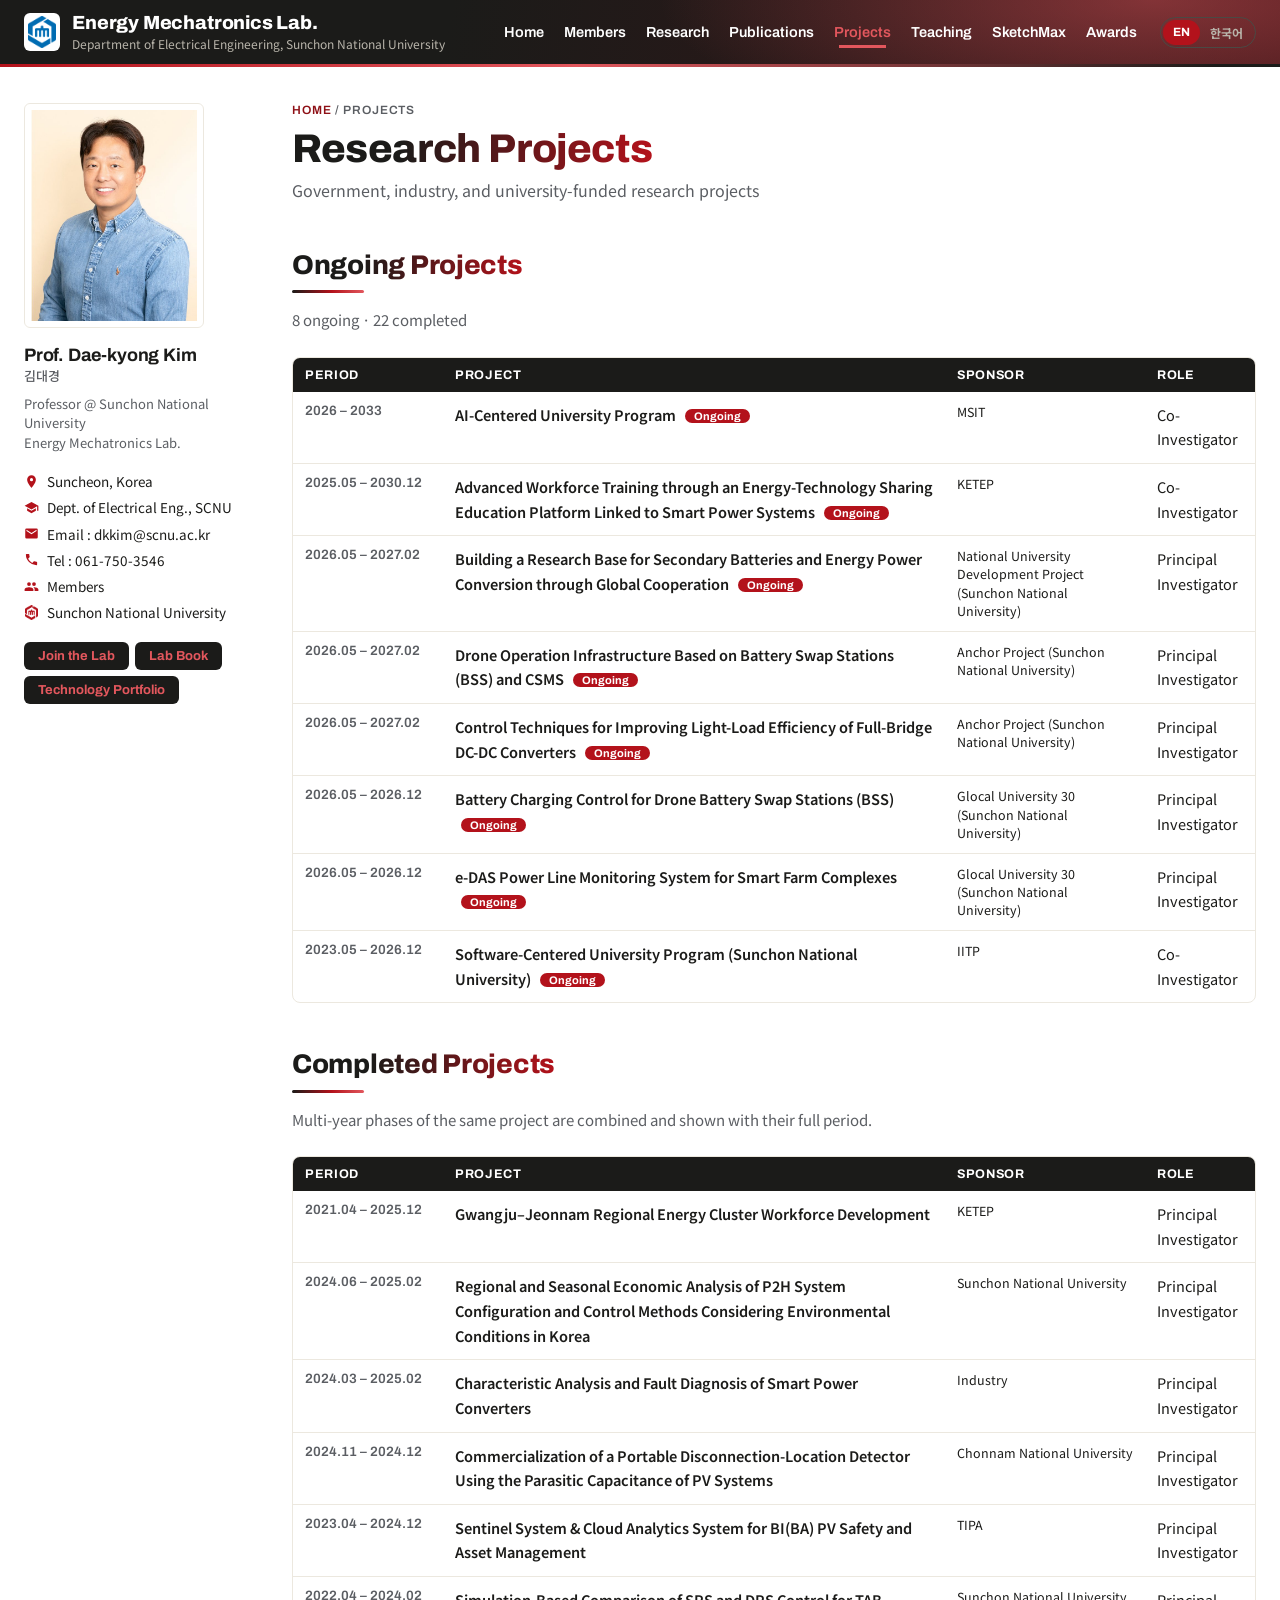
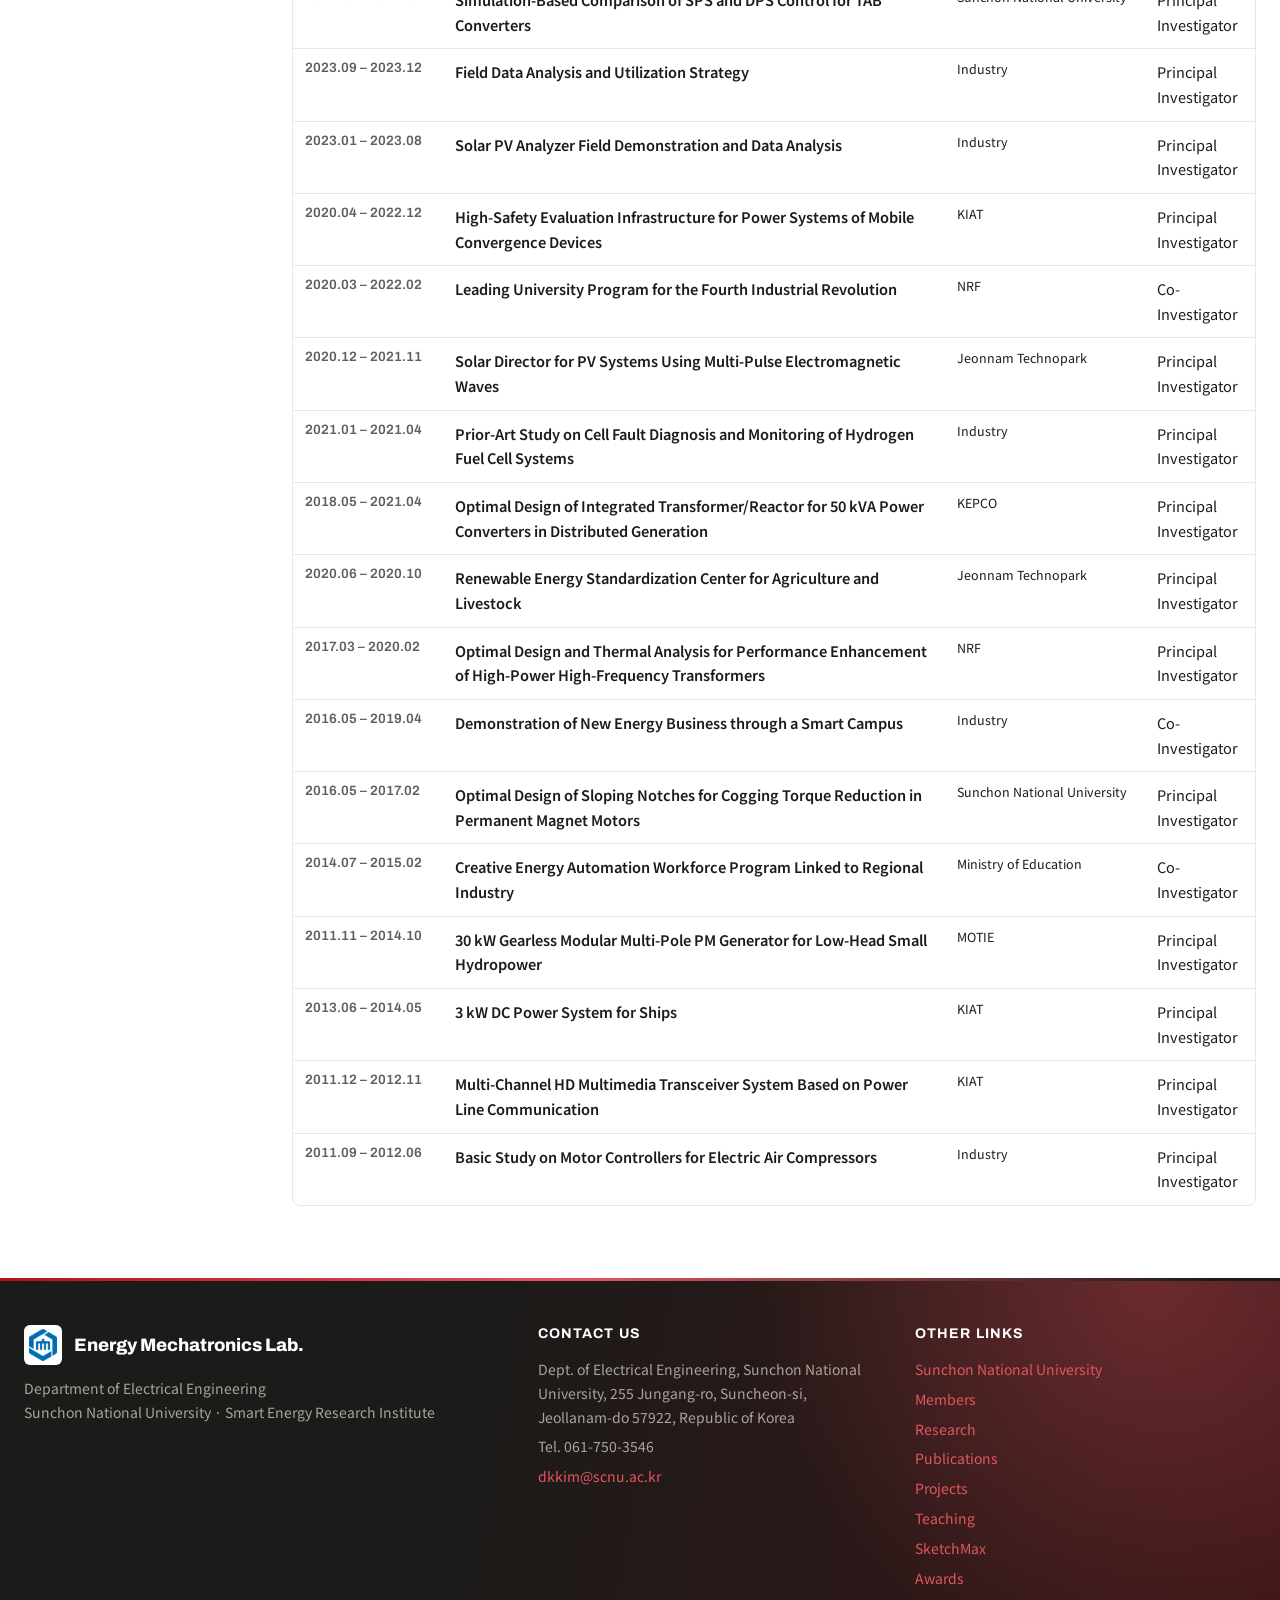
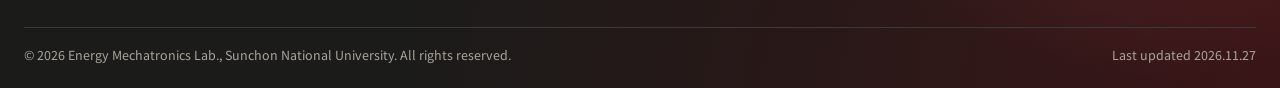
<file: projects.html>
<!doctype html>
<html lang="en" data-lang="en">
<head>
<meta charset="utf-8">
<meta name="viewport" content="width=device-width, initial-scale=1">
<script src="assets/js/lang.js"></script>
<title data-ko="Projects | 에너지메카트로닉스연구실">Projects | Energy Mechatronics Lab.</title>
<link rel="icon" href="favicon.png">
<link rel="preconnect" href="https://fonts.googleapis.com">
<link rel="preconnect" href="https://fonts.gstatic.com" crossorigin>
<link href="https://fonts.googleapis.com/css2?family=Archivo:wght@500;600;700;800&family=Noto+Sans+KR:wght@400;500;700;800&display=swap" rel="stylesheet">
<link rel="stylesheet" href="assets/css/style.css">
</head>
<body data-page="projects">
<main id="main">
  <div class="page-banner"><div class="container">
    <div class="crumb"><a href="index.html">Home</a> / Projects</div>
    <h1>Research Projects</h1>
    <p><span lang="ko">정부 · 민간 · 교내 연구과제 수행 실적</span><span lang="en">Government, industry, and university-funded research projects</span></p>
  </div></div>

  <section class="block">
    <div class="container">
      <h2 class="section-title">Ongoing Projects</h2>
      <p class="section-desc" id="proj-count"></p>
      <table class="proj-table">
        <thead><tr><th style="width:150px">Period</th><th>Project</th><th style="width:200px">Sponsor</th><th style="width:110px">Role</th></tr></thead>
        <tbody id="proj-on"></tbody>
      </table>
    </div>
  </section>

  <section class="block soft">
    <div class="container">
      <h2 class="section-title">Completed Projects</h2>
      <p class="section-desc"><span lang="ko">연차별로 수행된 동일 과제는 하나로 묶어 전체 기간으로 표시했습니다.</span><span lang="en">Multi-year phases of the same project are combined and shown with their full period.</span></p>
      <table class="proj-table" style="background:#fff">
        <thead><tr><th style="width:150px">Period</th><th>Project</th><th style="width:200px">Sponsor</th><th style="width:110px">Role</th></tr></thead>
        <tbody id="proj-done"></tbody>
      </table>
    </div>
  </section>
</main>
<script src="assets/js/content.js"></script>
<script src="assets/js/data.js"></script>
<script src="assets/js/main.js"></script>
</body>
</html>
</file>
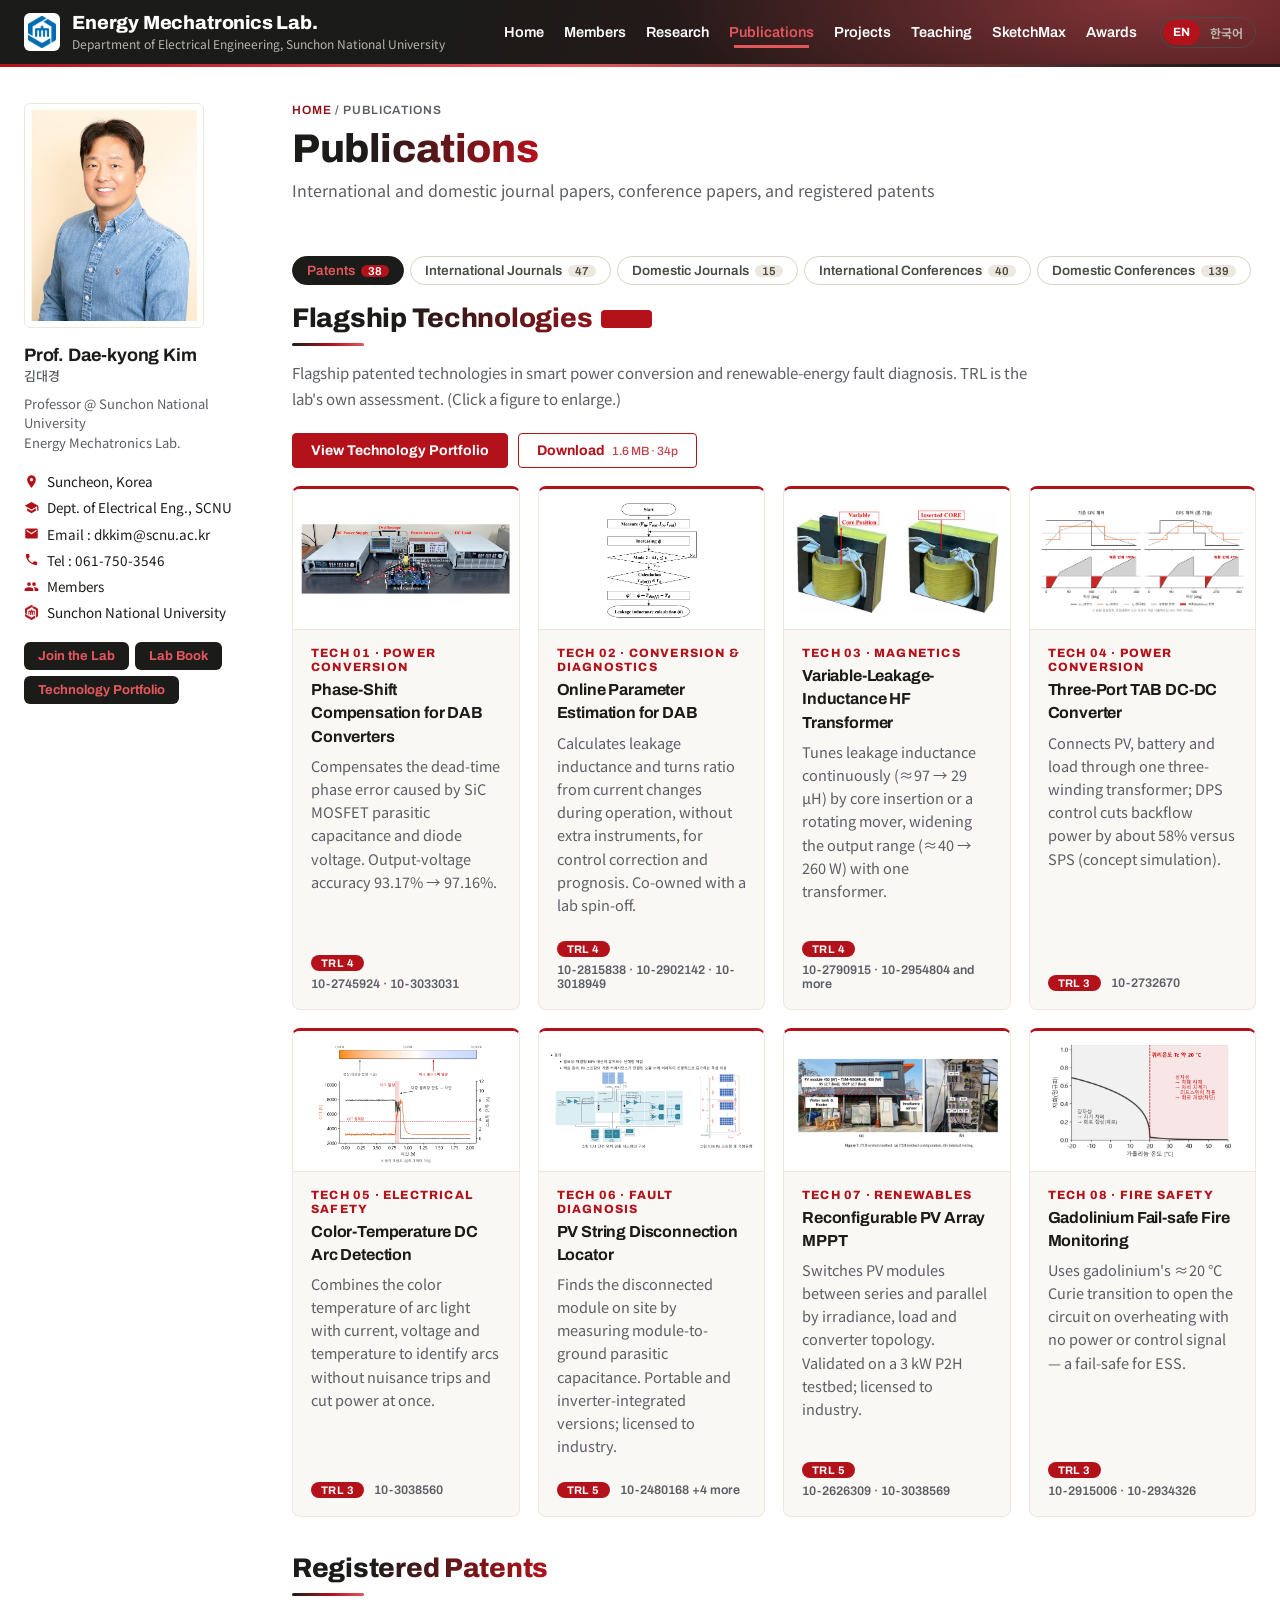
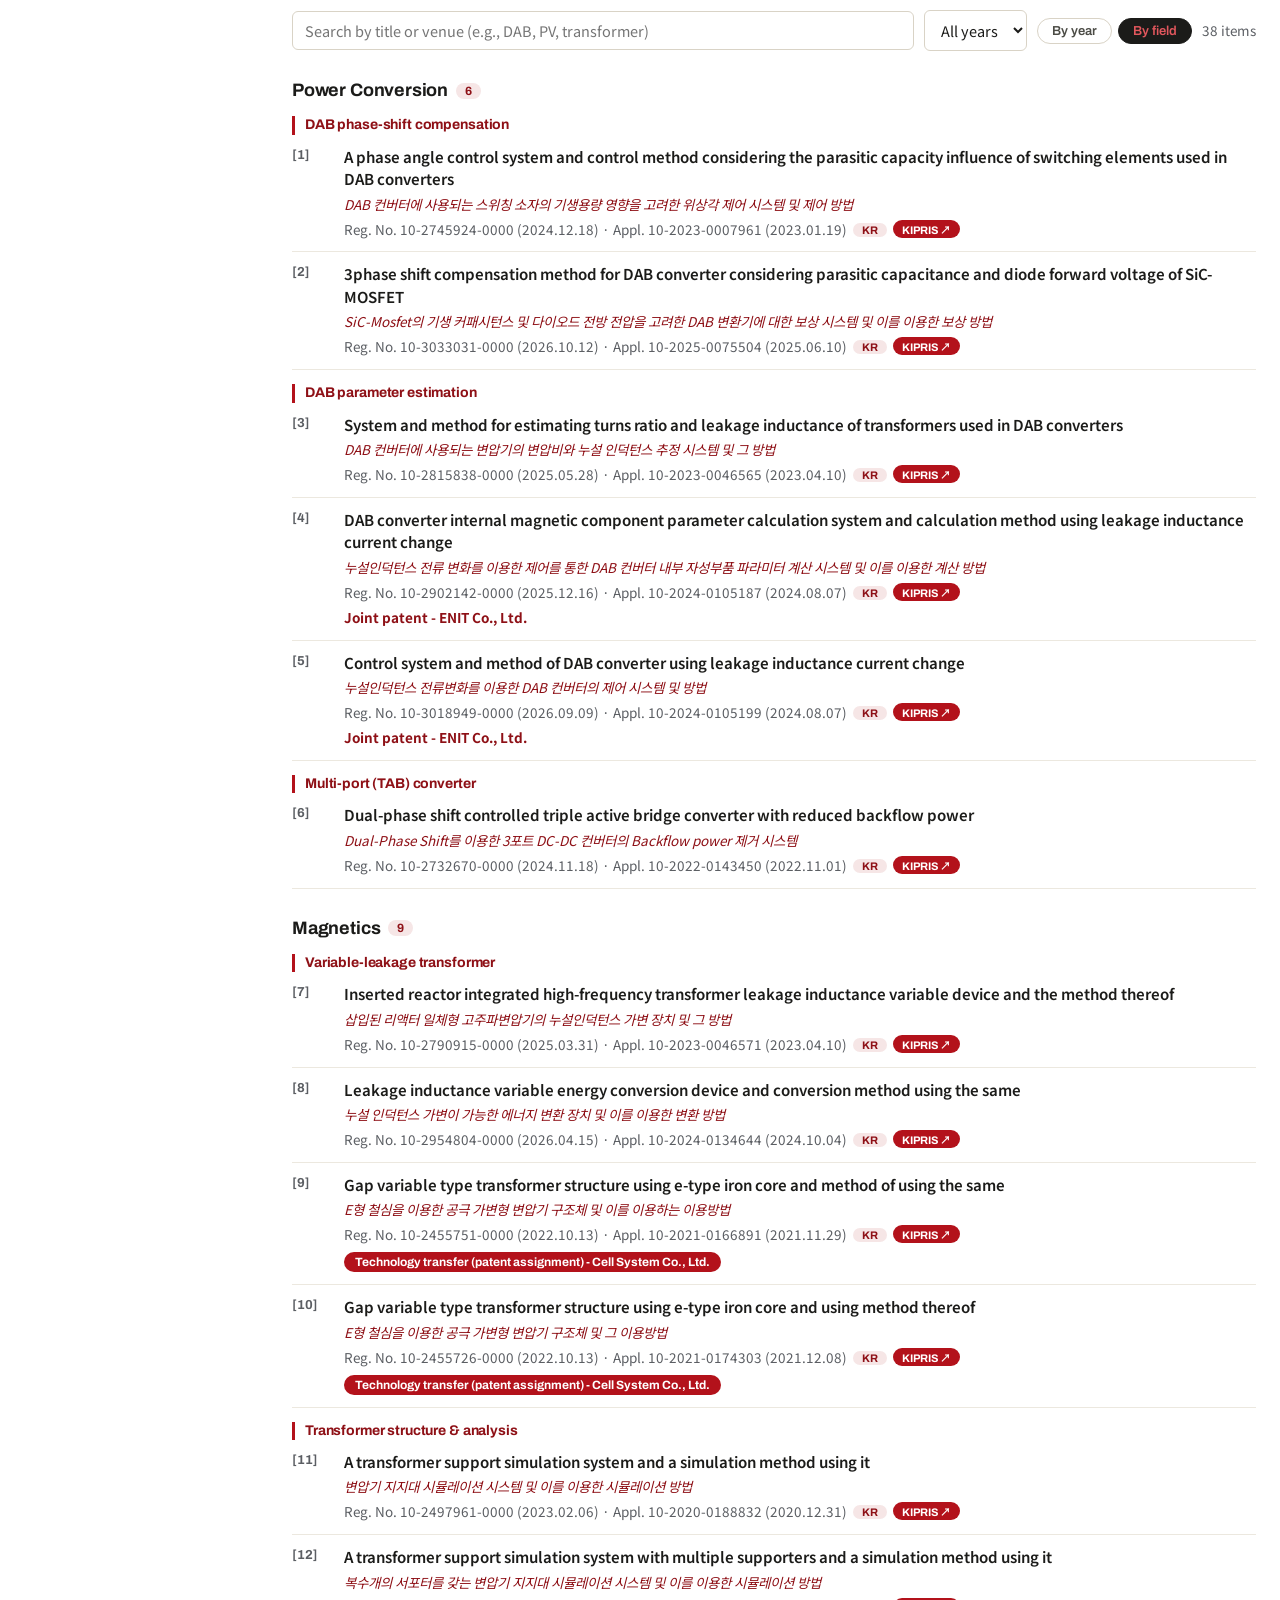
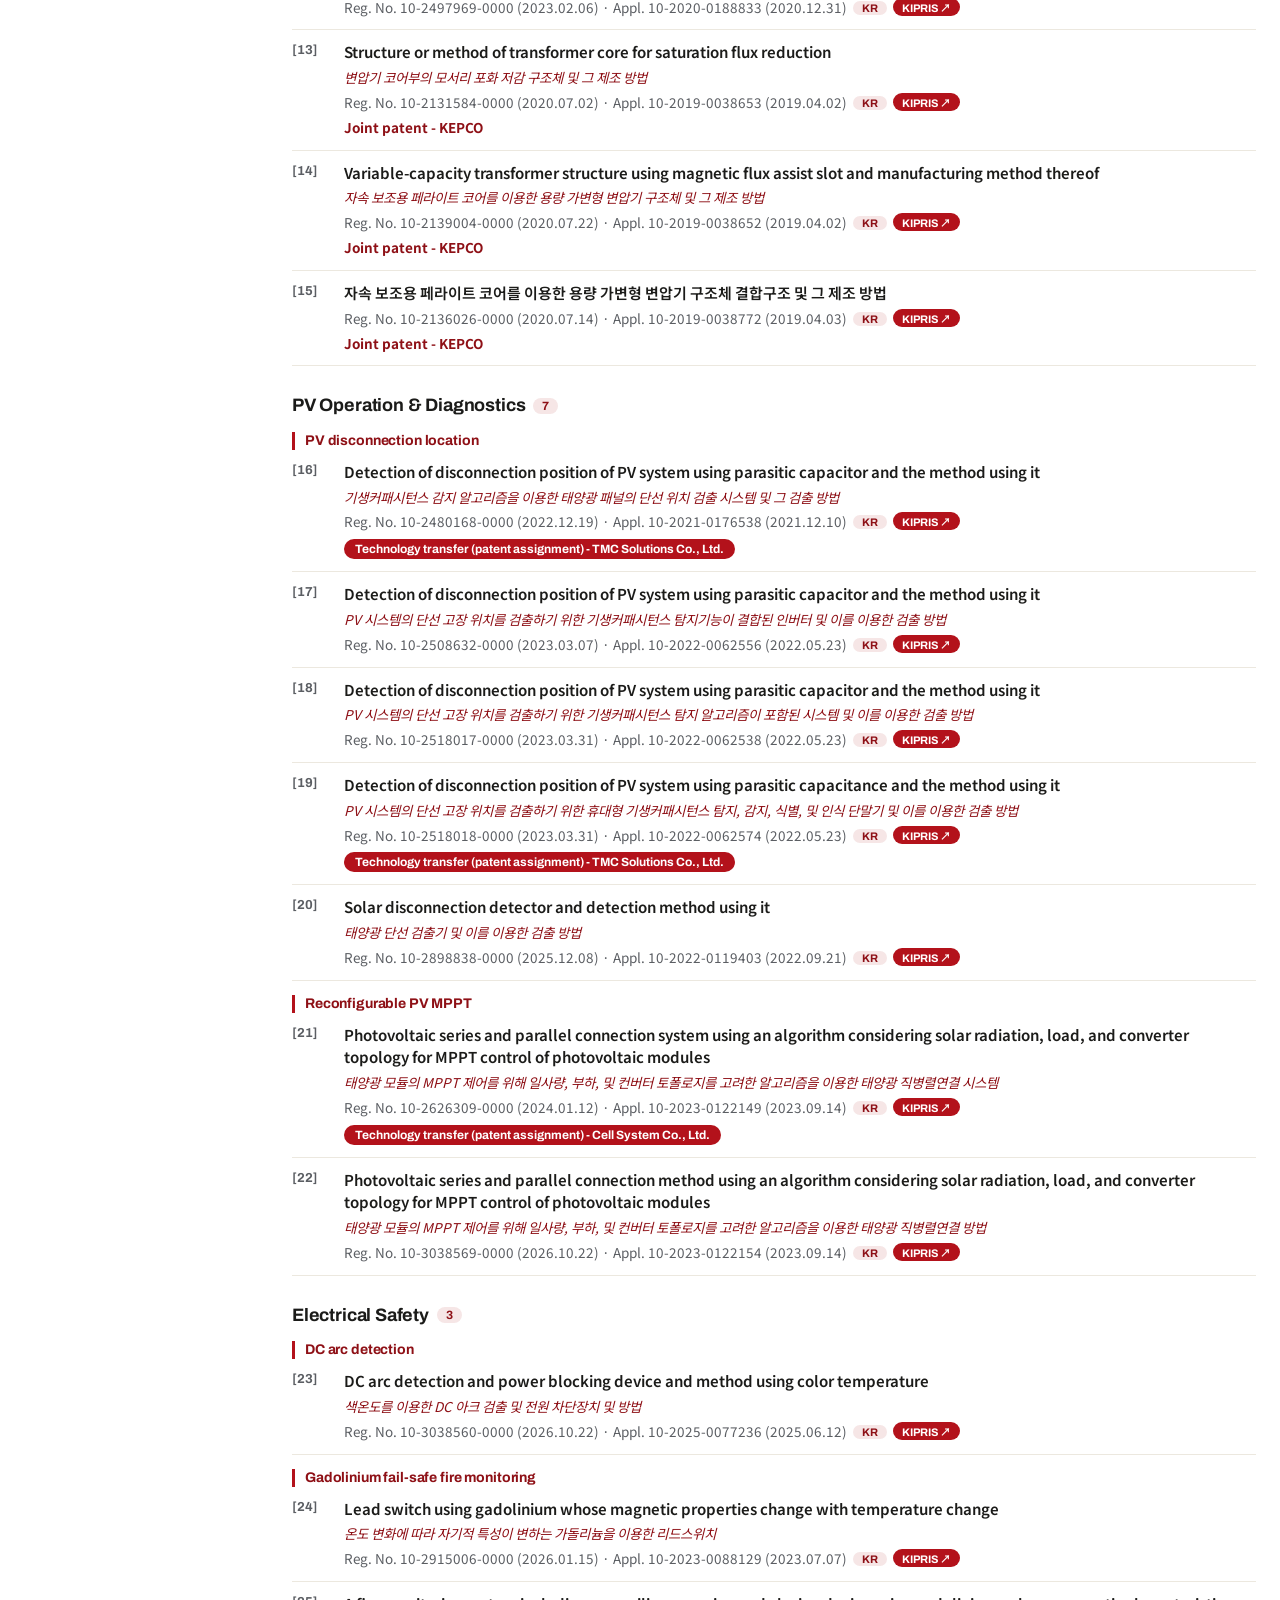
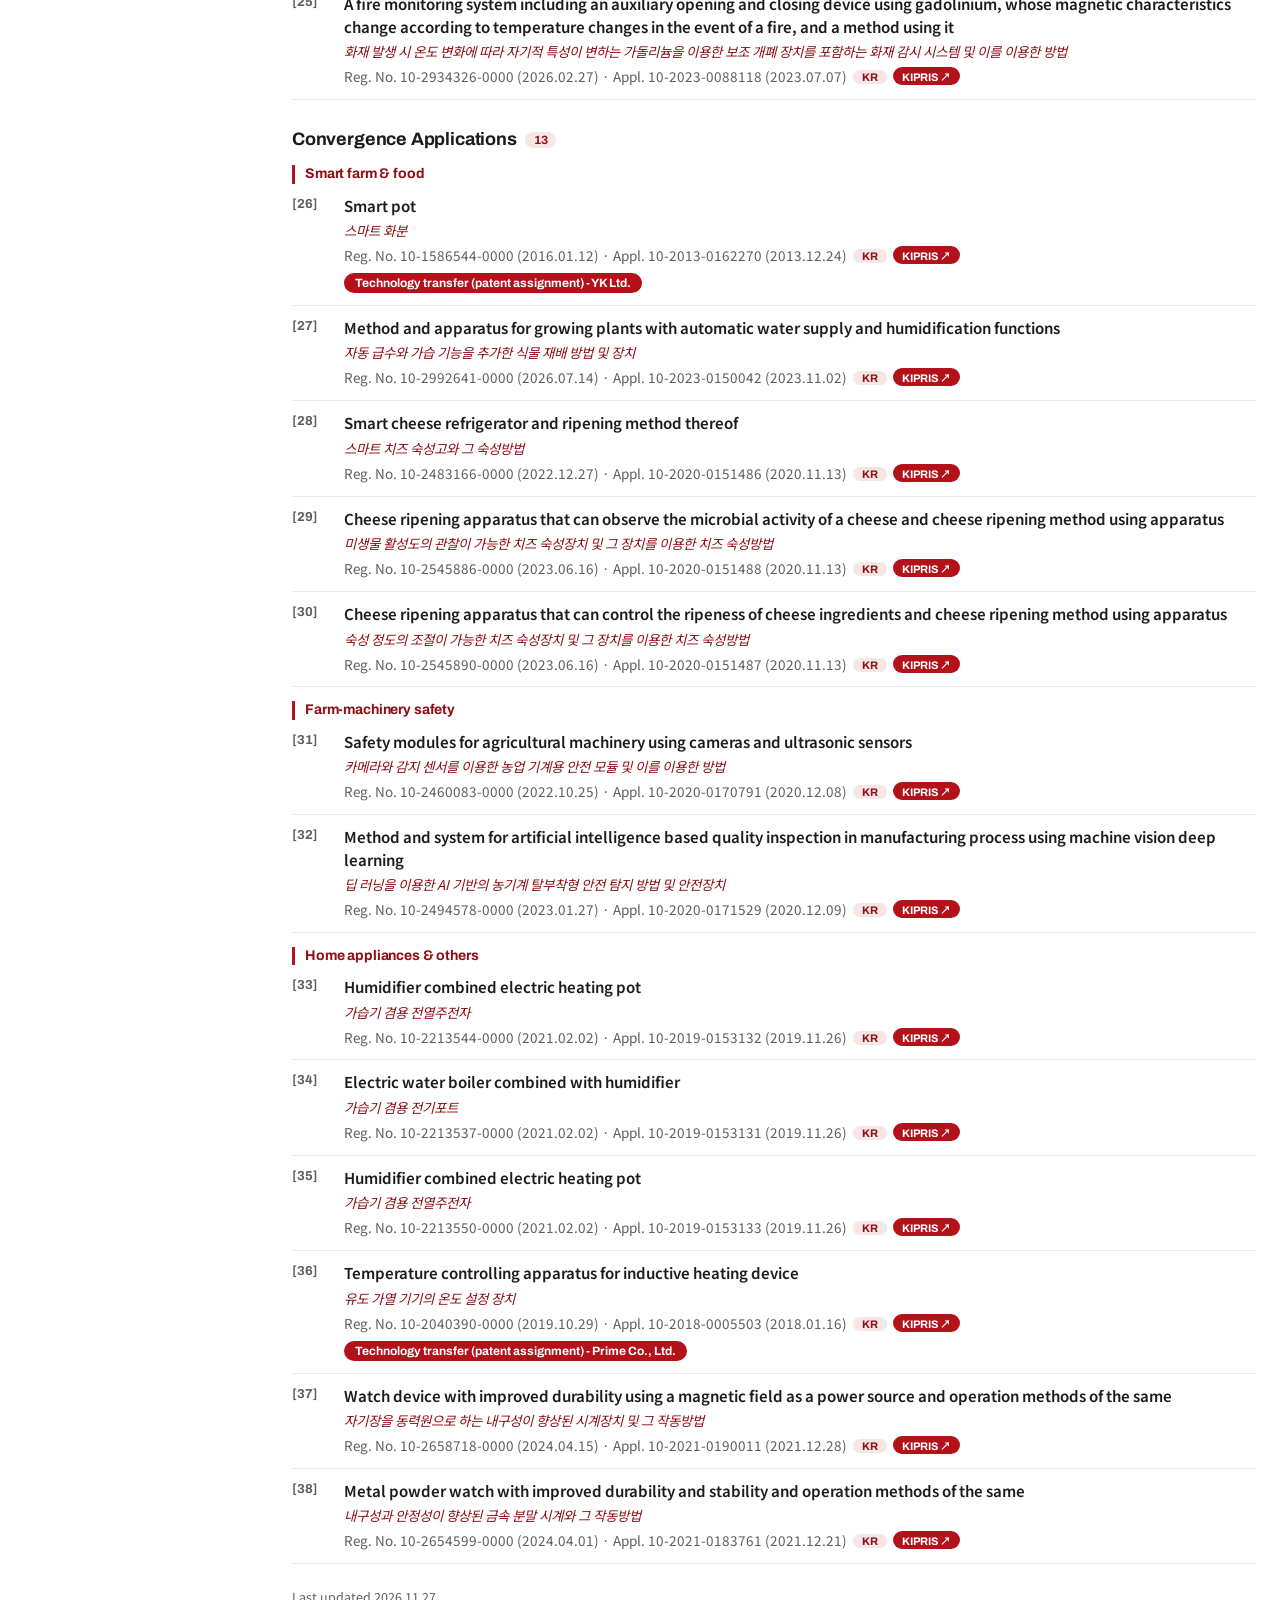
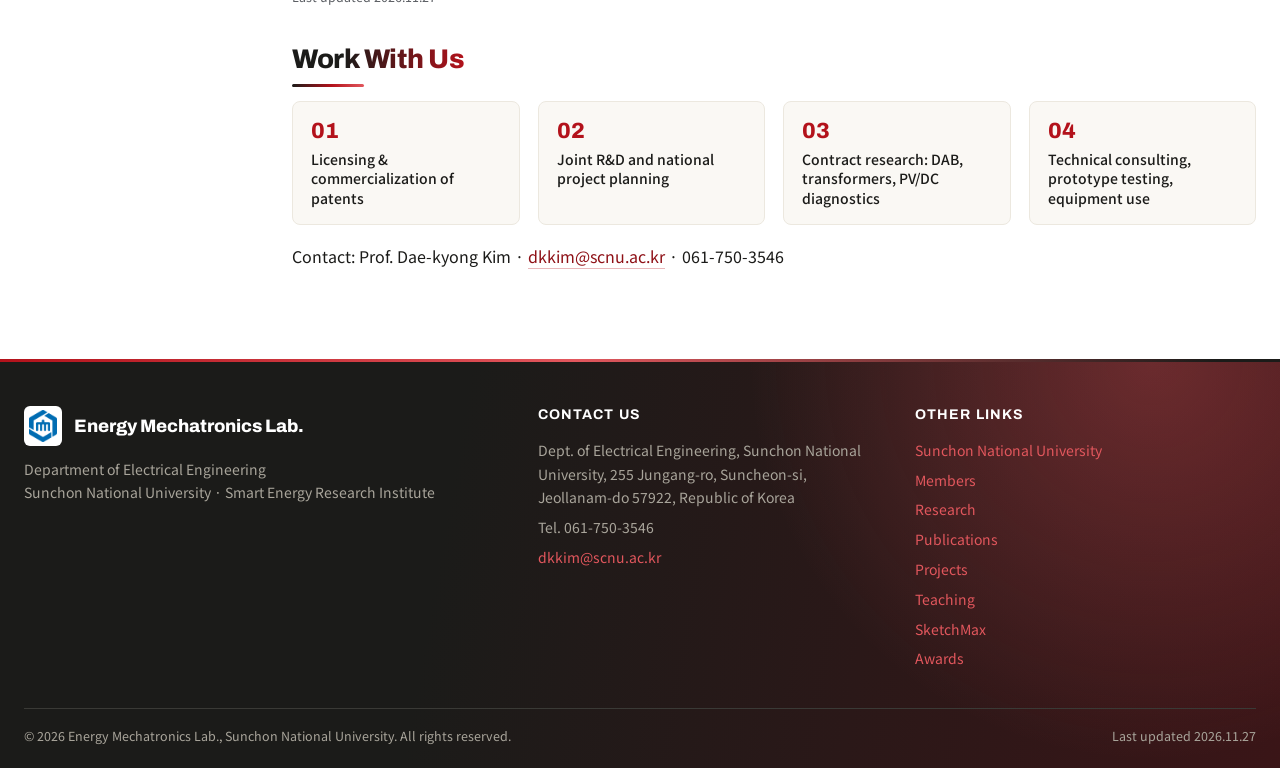
<file: publications.html>
<!doctype html>
<html lang="en" data-lang="en">
<head>
<meta charset="utf-8">
<meta name="viewport" content="width=device-width, initial-scale=1">
<script src="assets/js/lang.js"></script>
<title data-ko="Publications | 에너지메카트로닉스연구실">Publications | Energy Mechatronics Lab.</title>
<link rel="icon" href="favicon.png">
<link rel="preconnect" href="https://fonts.googleapis.com">
<link rel="preconnect" href="https://fonts.gstatic.com" crossorigin>
<link href="https://fonts.googleapis.com/css2?family=Archivo:wght@500;600;700;800&family=Noto+Sans+KR:wght@400;500;700;800&display=swap" rel="stylesheet">
<link rel="stylesheet" href="assets/css/style.css">
</head>
<body data-page="publications">
<main id="main">
  <div class="page-banner"><div class="container">
    <div class="crumb"><a href="index.html">Home</a> / Publications</div>
    <h1>Publications</h1>
    <p><span lang="ko">국제 · 국내 저널, 학술대회 논문 및 등록 특허(대표 특허기술 · 기술분야별 목록)</span><span lang="en">International and domestic journal papers, conference papers, and registered patents</span></p>
  </div></div>

  <section class="block" style="padding-top:44px">
    <div class="container">
      <div class="tabs" id="pub-tabs" role="tablist"></div>
      <div id="pt-top" class="pt-extra" hidden>
        <h2 class="section-title" style="margin-top:8px"><a class="pf-title-link" href="assets/files/emecha-tech-portfolio-v2.2.pdf" target="_blank" rel="noopener" title="PDF"><span lang="ko">대표 특허기술</span><span lang="en">Flagship Technologies</span> <span class="pf-pdf-ico" aria-hidden="true">PDF ↗</span></a></h2>
        <p class="section-desc"><span lang="ko">스마트 전력변환 · 신재생 고장진단 분야의 대표 특허기술입니다. TRL은 연구실 자체 평가 기준입니다. (그림을 클릭하면 확대됩니다)</span><span lang="en">Flagship patented technologies in smart power conversion and renewable-energy fault diagnosis. TRL is the lab's own assessment. (Click a figure to enlarge.)</span></p>
        <div class="btn-row pf-pdf-row">
          <a class="btn" href="tech-portfolio.html"><span lang="ko">전략기술포트폴리오 보기</span><span lang="en">View Technology Portfolio</span></a>
          <a class="btn outline" href="assets/files/emecha-tech-portfolio-v2.2.pdf" download="국립순천대 에너지메카트로닉스연구실 전략기술포트폴리오_v2.2.pdf"><span lang="ko">다운로드</span><span lang="en">Download</span> <span class="pf-size">1.6 MB · 34p</span></a>
        </div>
      <div class="grid c4 pf-grid">

        <article class="card">
          <figure class="thumb fig"><img src="assets/img/dab-setup.jpg" alt="DAB converter experimental setup"></figure>
          <div class="body">
            <div class="num">TECH 01 · <span lang="ko">전력변환</span><span lang="en">POWER CONVERSION</span></div>
            <h3><span lang="ko">DAB 컨버터 위상각 보상 제어</span><span lang="en">Phase-Shift Compensation for DAB Converters</span></h3>
            <p><span lang="ko">SiC MOSFET 기생 커패시턴스·다이오드 전압을 반영해 데드타임 위상 오차를 보상합니다. 출력전압 정확도 93.17% → 97.16%.</span><span lang="en">Compensates the dead-time phase error caused by SiC MOSFET parasitic capacitance and diode voltage. Output-voltage accuracy 93.17% → 97.16%.</span></p>
            <div class="pf-meta"><span class="tag trl">TRL 4</span><span class="pf-no">10-2745924 · 10-3033031</span></div>
          </div>
        </article>

        <article class="card">
          <figure class="thumb fig"><img src="assets/img/leak-flow.png" alt="Online leakage-inductance calculation flowchart"></figure>
          <div class="body">
            <div class="num">TECH 02 · <span lang="ko">전력변환·진단</span><span lang="en">CONVERSION &amp; DIAGNOSTICS</span></div>
            <h3><span lang="ko">DAB 파라미터 온라인 추정·제어</span><span lang="en">Online Parameter Estimation for DAB</span></h3>
            <p><span lang="ko">운전 중 전류 변화로 누설인덕턴스·변압비를 계측장비 없이 계산해 제어 보정과 고장 예측에 활용합니다. 연구실 창업기업 공동 등록.</span><span lang="en">Calculates leakage inductance and turns ratio from current changes during operation, without extra instruments, for control correction and prognosis. Co-owned with a lab spin-off.</span></p>
            <div class="pf-meta"><span class="tag trl">TRL 4</span><span class="pf-no">10-2815838 · 10-2902142 · 10-3018949</span></div>
          </div>
        </article>

        <article class="card">
          <figure class="thumb fig"><img src="assets/img/vit-proto.jpg" alt="Variable-inductance transformer prototype"></figure>
          <div class="body">
            <div class="num">TECH 03 · <span lang="ko">자성부품</span><span lang="en">MAGNETICS</span></div>
            <h3><span lang="ko">가변 누설인덕턴스 고주파 변압기</span><span lang="en">Variable-Leakage-Inductance HF Transformer</span></h3>
            <p><span lang="ko">코어 삽입 위치·무버 각도로 누설인덕턴스를 연속 가변(약 97 → 29 μH)해, 하나의 변압기로 출력 범위를 약 40 → 260 W로 넓힙니다.</span><span lang="en">Tunes leakage inductance continuously (≈97 → 29 μH) by core insertion or a rotating mover, widening the output range (≈40 → 260 W) with one transformer.</span></p>
            <div class="pf-meta"><span class="tag trl">TRL 4</span><span class="pf-no">10-2790915 · 10-2954804 <span lang="ko">외</span><span lang="en">and more</span></span></div>
          </div>
        </article>

        <article class="card">
          <figure class="thumb fig"><img src="assets/img/pf-tab-backflow.png" alt="SPS versus DPS backflow power"></figure>
          <div class="body">
            <div class="num">TECH 04 · <span lang="ko">전력변환</span><span lang="en">POWER CONVERSION</span></div>
            <h3><span lang="ko">3포트 TAB DC-DC 컨버터</span><span lang="en">Three-Port TAB DC-DC Converter</span></h3>
            <p><span lang="ko">PV·배터리·부하를 3권선 변압기 하나로 연결하고, DPS 제어로 역류 전력을 SPS 대비 약 58% 줄입니다(개념 시뮬레이션).</span><span lang="en">Connects PV, battery and load through one three-winding transformer; DPS control cuts backflow power by about 58% versus SPS (concept simulation).</span></p>
            <div class="pf-meta"><span class="tag trl">TRL 3</span><span class="pf-no">10-2732670</span></div>
          </div>
        </article>

        <article class="card">
          <figure class="thumb fig"><img src="assets/img/pf-arc-cct.png" alt="Color-temperature arc detection concept"></figure>
          <div class="body">
            <div class="num">TECH 05 · <span lang="ko">전기안전</span><span lang="en">ELECTRICAL SAFETY</span></div>
            <h3><span lang="ko">색온도 기반 DC 아크 검출·차단</span><span lang="en">Color-Temperature DC Arc Detection</span></h3>
            <p><span lang="ko">아크 발광의 색온도와 전류·전압·온도를 함께 분석해 오동작 없이 아크를 판별하고 즉시 차단합니다.</span><span lang="en">Combines the color temperature of arc light with current, voltage and temperature to identify arcs without nuisance trips and cut power at once.</span></p>
            <div class="pf-meta"><span class="tag trl">TRL 3</span><span class="pf-no">10-3038560</span></div>
          </div>
        </article>

        <article class="card">
          <figure class="thumb fig"><img src="assets/img/pvdc-principle.png" alt="PV disconnection location system"></figure>
          <div class="body">
            <div class="num">TECH 06 · <span lang="ko">고장진단</span><span lang="en">FAULT DIAGNOSIS</span></div>
            <h3><span lang="ko">PV 스트링 단선 위치 검출</span><span lang="en">PV String Disconnection Locator</span></h3>
            <p><span lang="ko">모듈-대지 기생 커패시턴스(Cp-g, Cn-g)를 측정해 단선된 모듈 위치를 현장에서 즉시 산출합니다. 휴대형·인버터 결합형 제품군, 기술이전.</span><span lang="en">Finds the disconnected module on site by measuring module-to-ground parasitic capacitance. Portable and inverter-integrated versions; licensed to industry.</span></p>
            <div class="pf-meta"><span class="tag trl">TRL 5</span><span class="pf-no">10-2480168 <span lang="ko">외 4건</span><span lang="en">+4 more</span></span></div>
          </div>
        </article>

        <article class="card">
          <figure class="thumb fig"><img src="assets/img/p2h-testbed.jpg" alt="P2H testbed"></figure>
          <div class="body">
            <div class="num">TECH 07 · <span lang="ko">신재생에너지</span><span lang="en">RENEWABLES</span></div>
            <h3><span lang="ko">PV 직병렬 재구성 MPPT</span><span lang="en">Reconfigurable PV Array MPPT</span></h3>
            <p><span lang="ko">일사량·부하·컨버터 토폴로지에 따라 PV 모듈의 직병렬 연결을 자동 전환합니다. 3 kW급 P2H 실증, 기술이전.</span><span lang="en">Switches PV modules between series and parallel by irradiance, load and converter topology. Validated on a 3 kW P2H testbed; licensed to industry.</span></p>
            <div class="pf-meta"><span class="tag trl">TRL 5</span><span class="pf-no">10-2626309 · 10-3038569</span></div>
          </div>
        </article>

        <article class="card">
          <figure class="thumb fig"><img src="assets/img/pf-gd-mt.png" alt="Gadolinium magnetization versus temperature"></figure>
          <div class="body">
            <div class="num">TECH 08 · <span lang="ko">화재안전</span><span lang="en">FIRE SAFETY</span></div>
            <h3><span lang="ko">가돌리늄 리드스위치 Fail-safe 화재감시</span><span lang="en">Gadolinium Fail-safe Fire Monitoring</span></h3>
            <p><span lang="ko">약 20 °C 퀴리온도에서 자성이 바뀌는 가돌리늄으로, 과열 시 전원·제어 신호 없이 회로를 여는 ESS 이중 안전장치입니다.</span><span lang="en">Uses gadolinium's ≈20 °C Curie transition to open the circuit on overheating with no power or control signal — a fail-safe for ESS.</span></p>
            <div class="pf-meta"><span class="tag trl">TRL 3</span><span class="pf-no">10-2915006 · 10-2934326</span></div>
          </div>
        </article>

      </div>
        <h2 class="section-title" style="margin-top:34px"><span lang="ko">등록특허 목록</span><span lang="en">Registered Patents</span></h2>
      </div>
      <div class="toolbar">
        <label class="sr-only" for="pub-q">Search</label>
        <input id="pub-q" type="search">
        <label class="sr-only" for="pub-year">Year</label>
        <select id="pub-year"></select>
        <div class="pt-view" id="pt-view" hidden role="group" aria-label="View">
          <button class="chip" type="button" data-v="year"><span lang="ko">연도별</span><span lang="en">By year</span></button>
          <button class="chip" type="button" data-v="field"><span lang="ko">기술분야별</span><span lang="en">By field</span></button>
        </div>
        <span class="result" id="pub-count"></span>
      </div>
      <div id="pub-list"></div>
      <p class="updated" id="pub-updated"></p>
      <div id="pt-bottom" class="pt-extra" hidden>
        <h2 class="section-title" style="margin-top:34px"><span lang="ko">협력 안내</span><span lang="en">Work With Us</span></h2>
      <div class="grid c4">
        <div class="stat pf-coop"><b>01</b><span lang="ko">기술이전 · 사업화<br>보유 특허 실시권 협의</span><span lang="en">Licensing &amp; commercialization of patents</span></div>
        <div class="stat pf-coop"><b>02</b><span lang="ko">공동 R&amp;D<br>국가과제 공동 기획</span><span lang="en">Joint R&amp;D and national project planning</span></div>
        <div class="stat pf-coop"><b>03</b><span lang="ko">수탁연구<br>DAB·변압기 설계, PV·DC 진단</span><span lang="en">Contract research: DAB, transformers, PV/DC diagnostics</span></div>
        <div class="stat pf-coop"><b>04</b><span lang="ko">기업지원 · 기술지도<br>시작품 시험 · 장비 활용</span><span lang="en">Technical consulting, prototype testing, equipment use</span></div>
      </div>
      <p style="margin-top:18px"><span lang="ko">문의: 김대경 교수</span><span lang="en">Contact: Prof. Dae-kyong Kim</span> · <a href="mailto:dkkim@scnu.ac.kr">dkkim@scnu.ac.kr</a> · 061-750-3546</p>
      </div>
    </div>
  </section>
</main>
<script src="assets/js/content.js"></script>
<script src="assets/js/data.js"></script>
<script src="assets/js/main.js"></script>
</body>
</html>
</file>
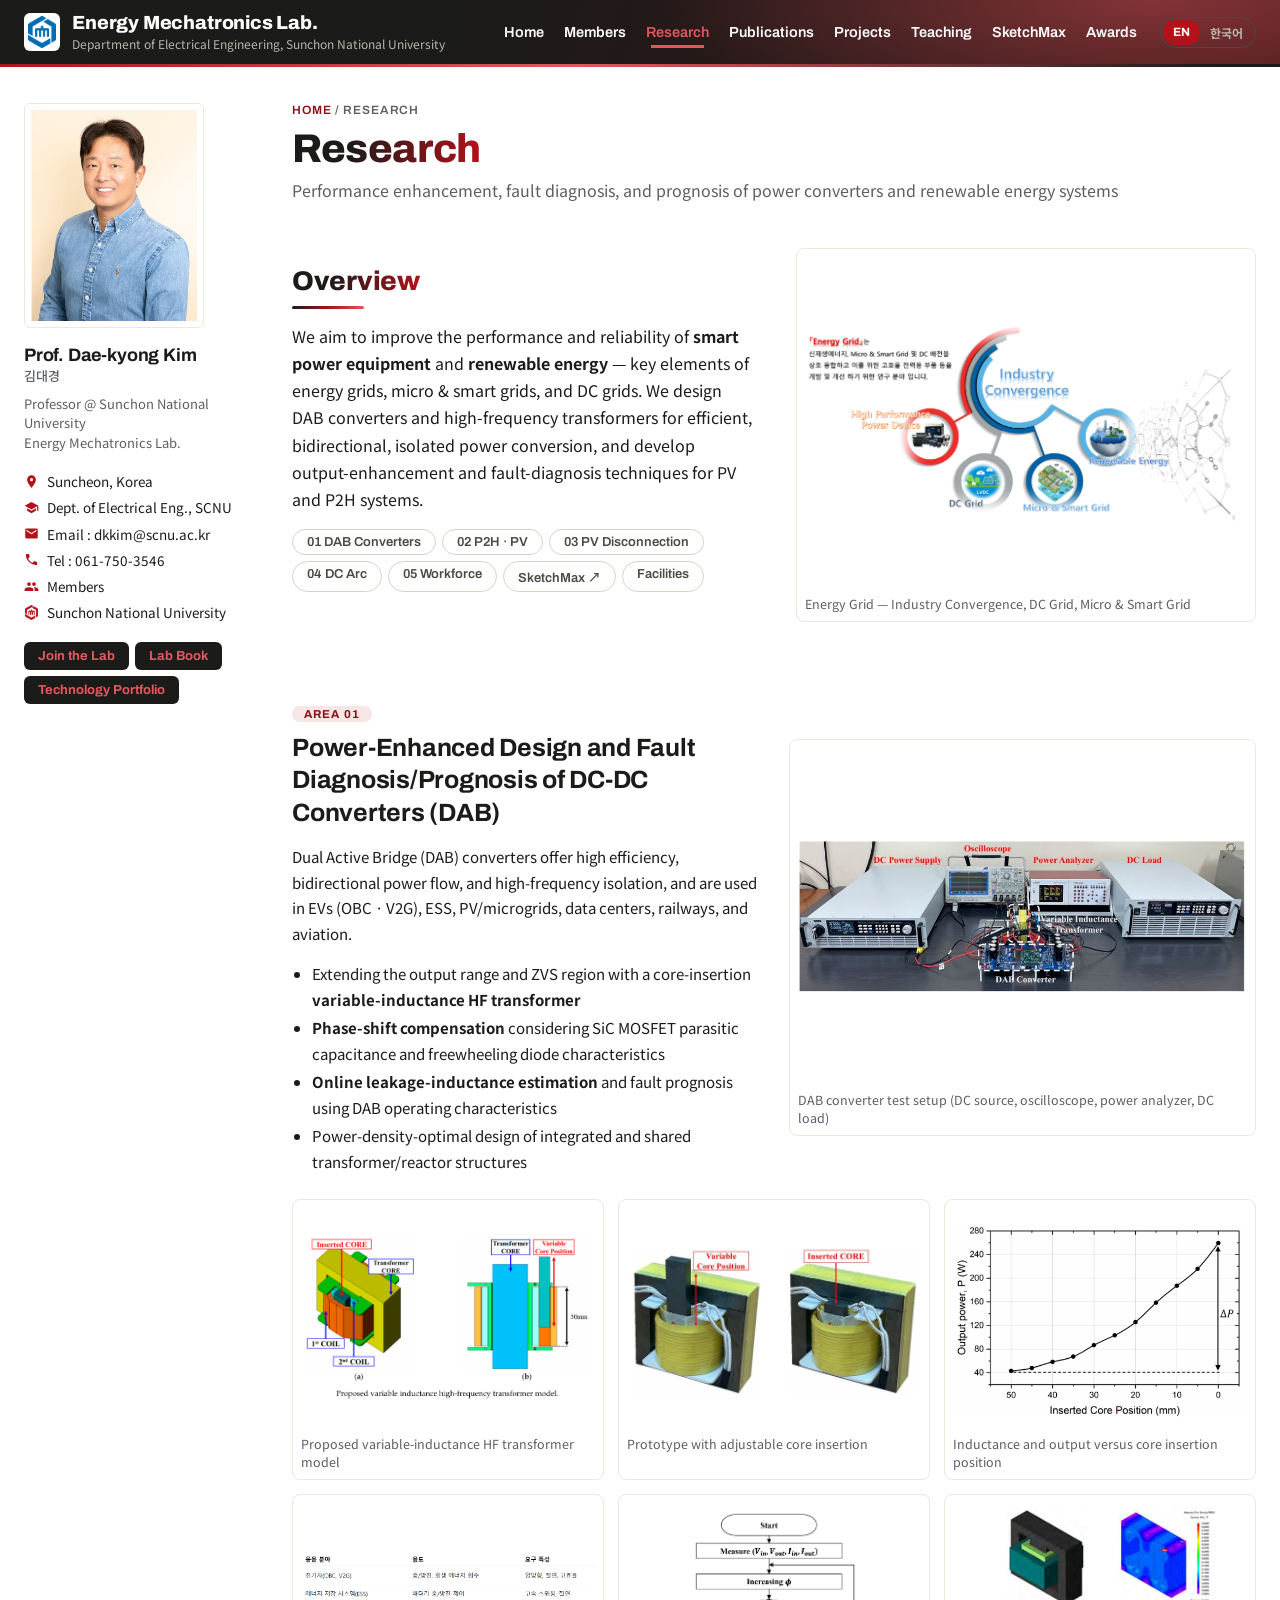
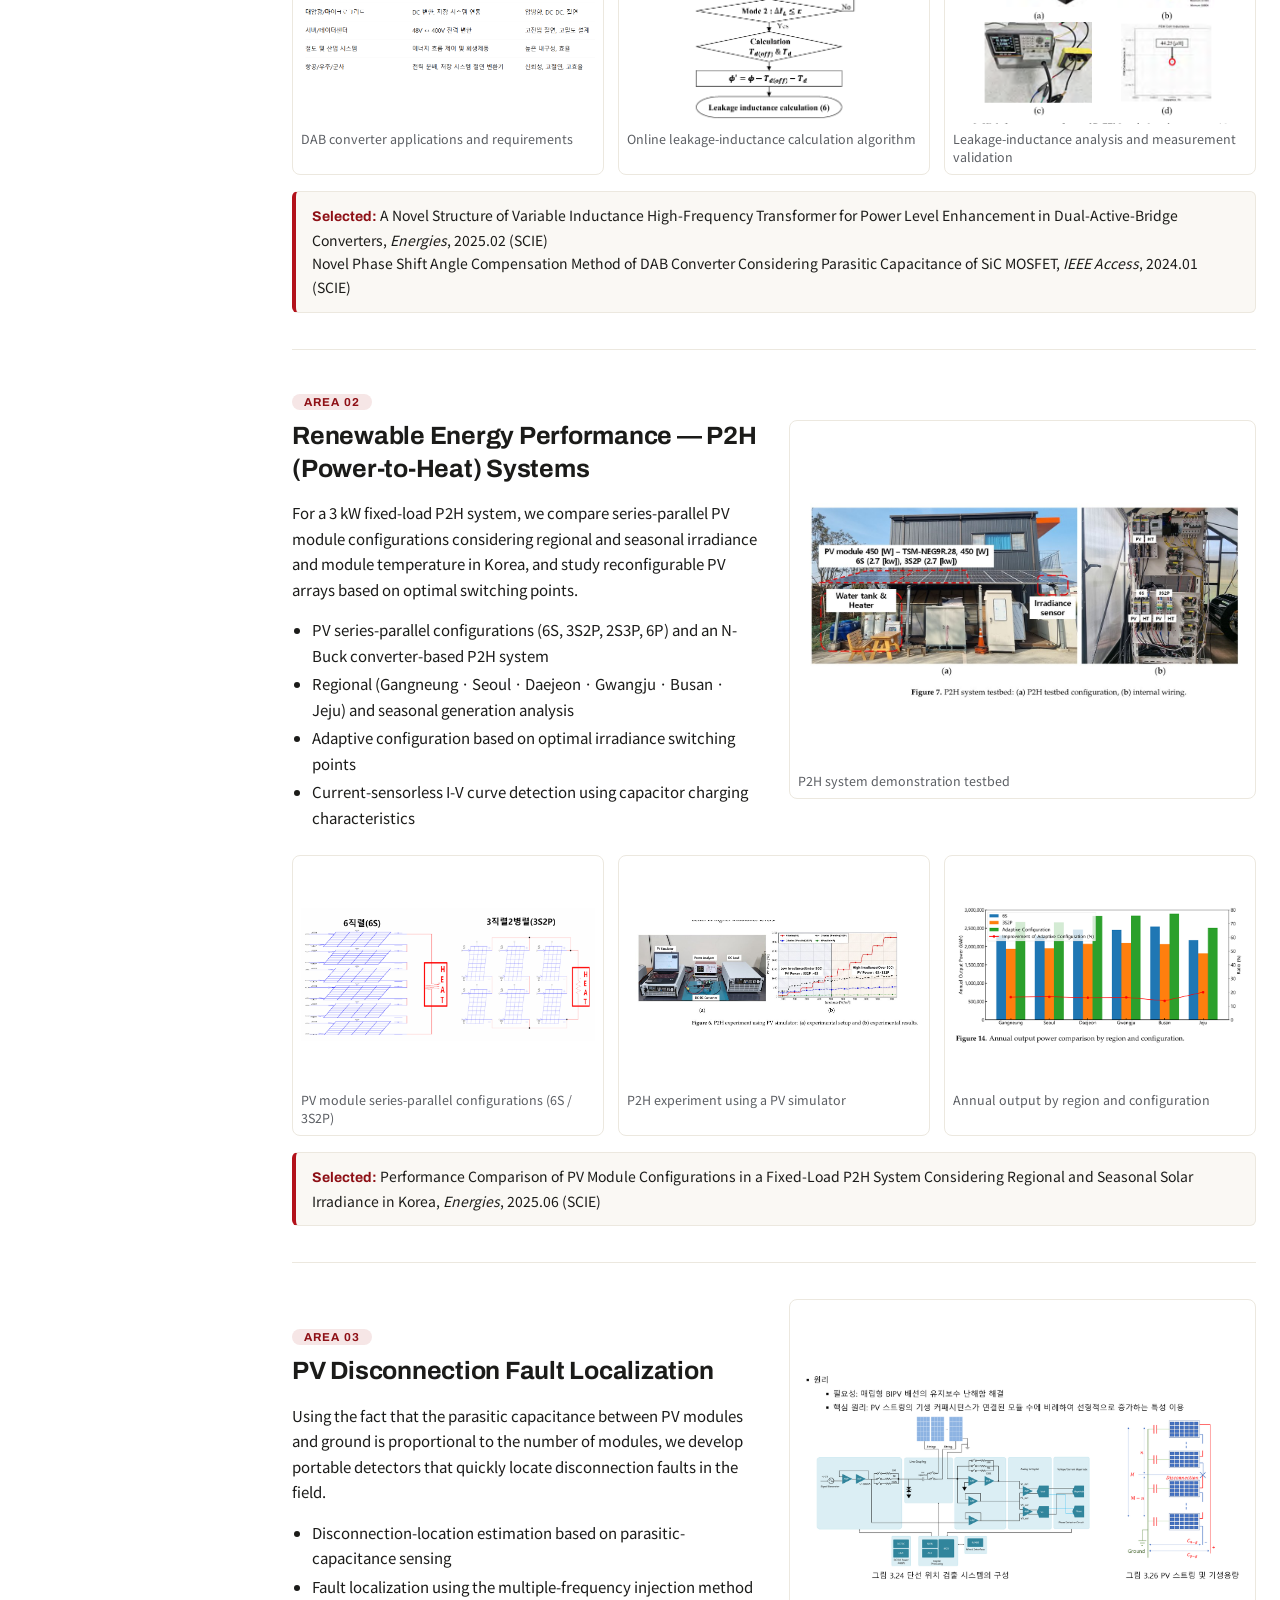
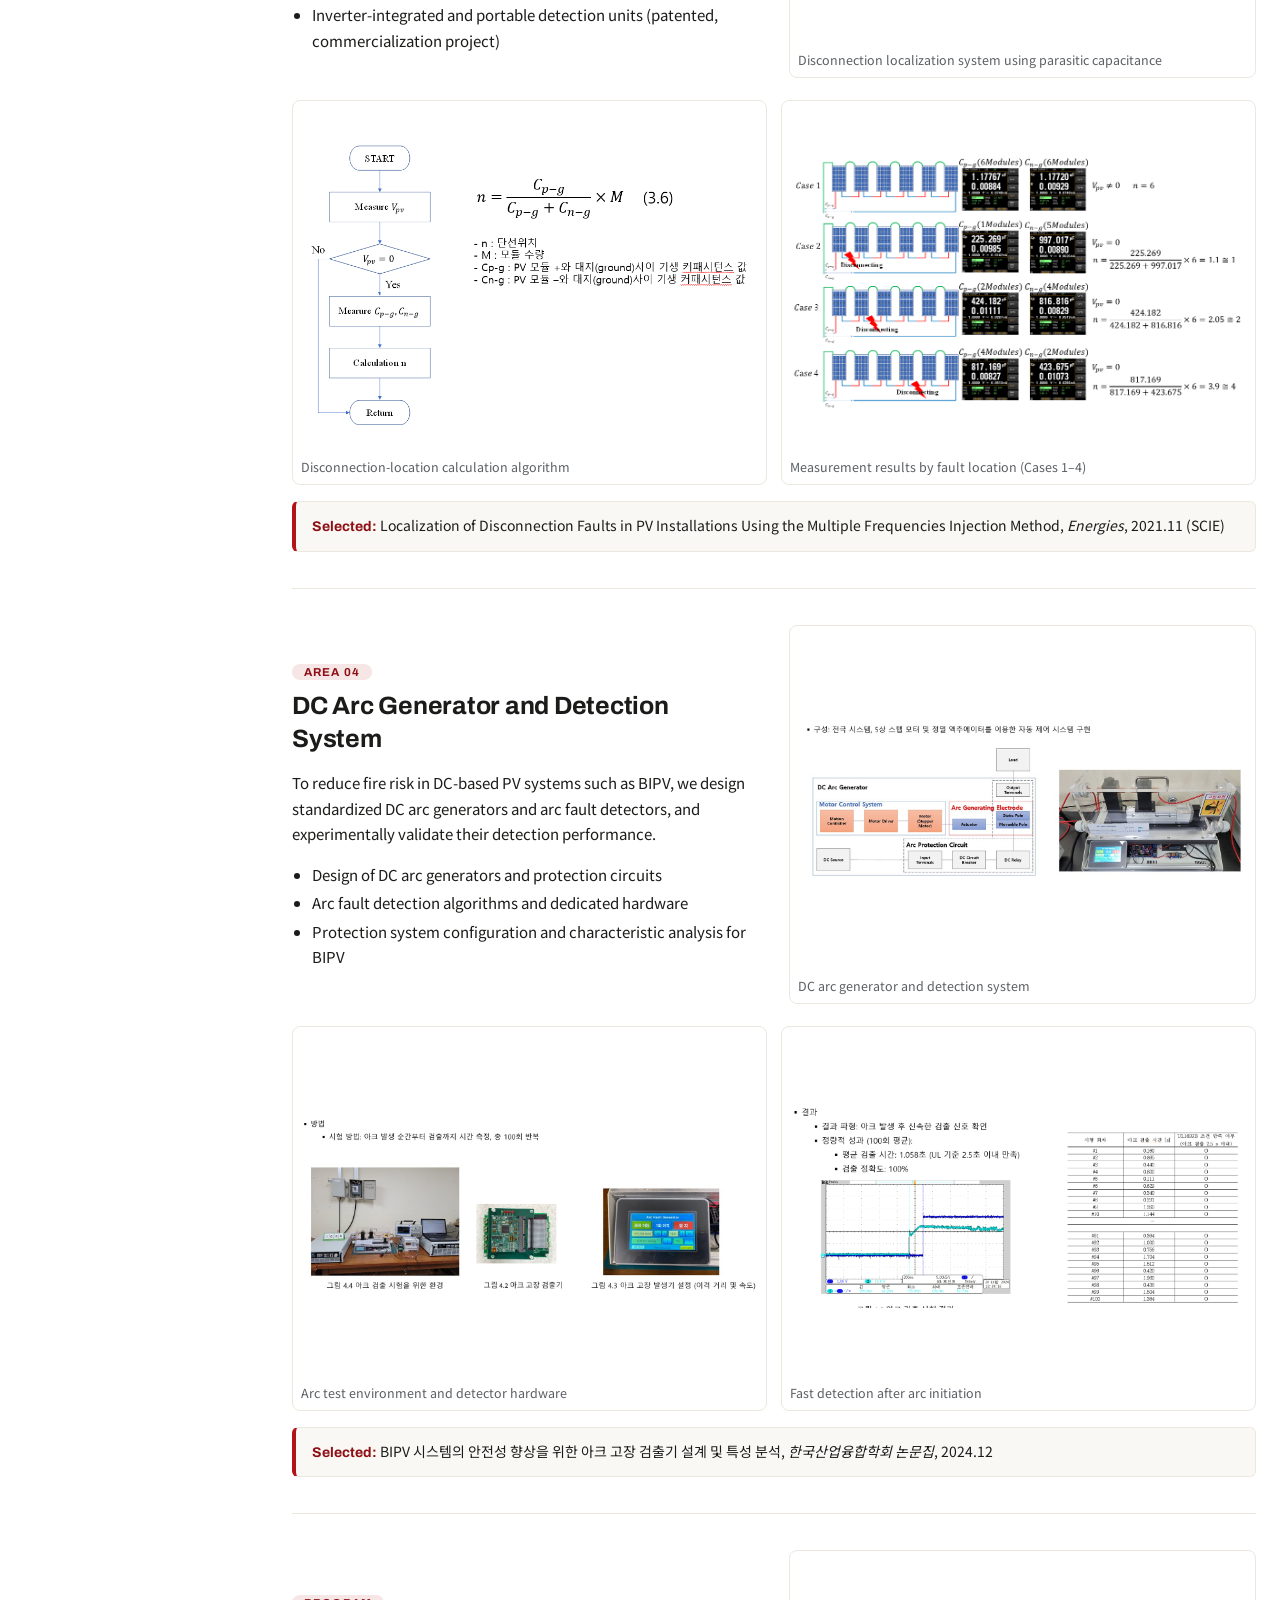
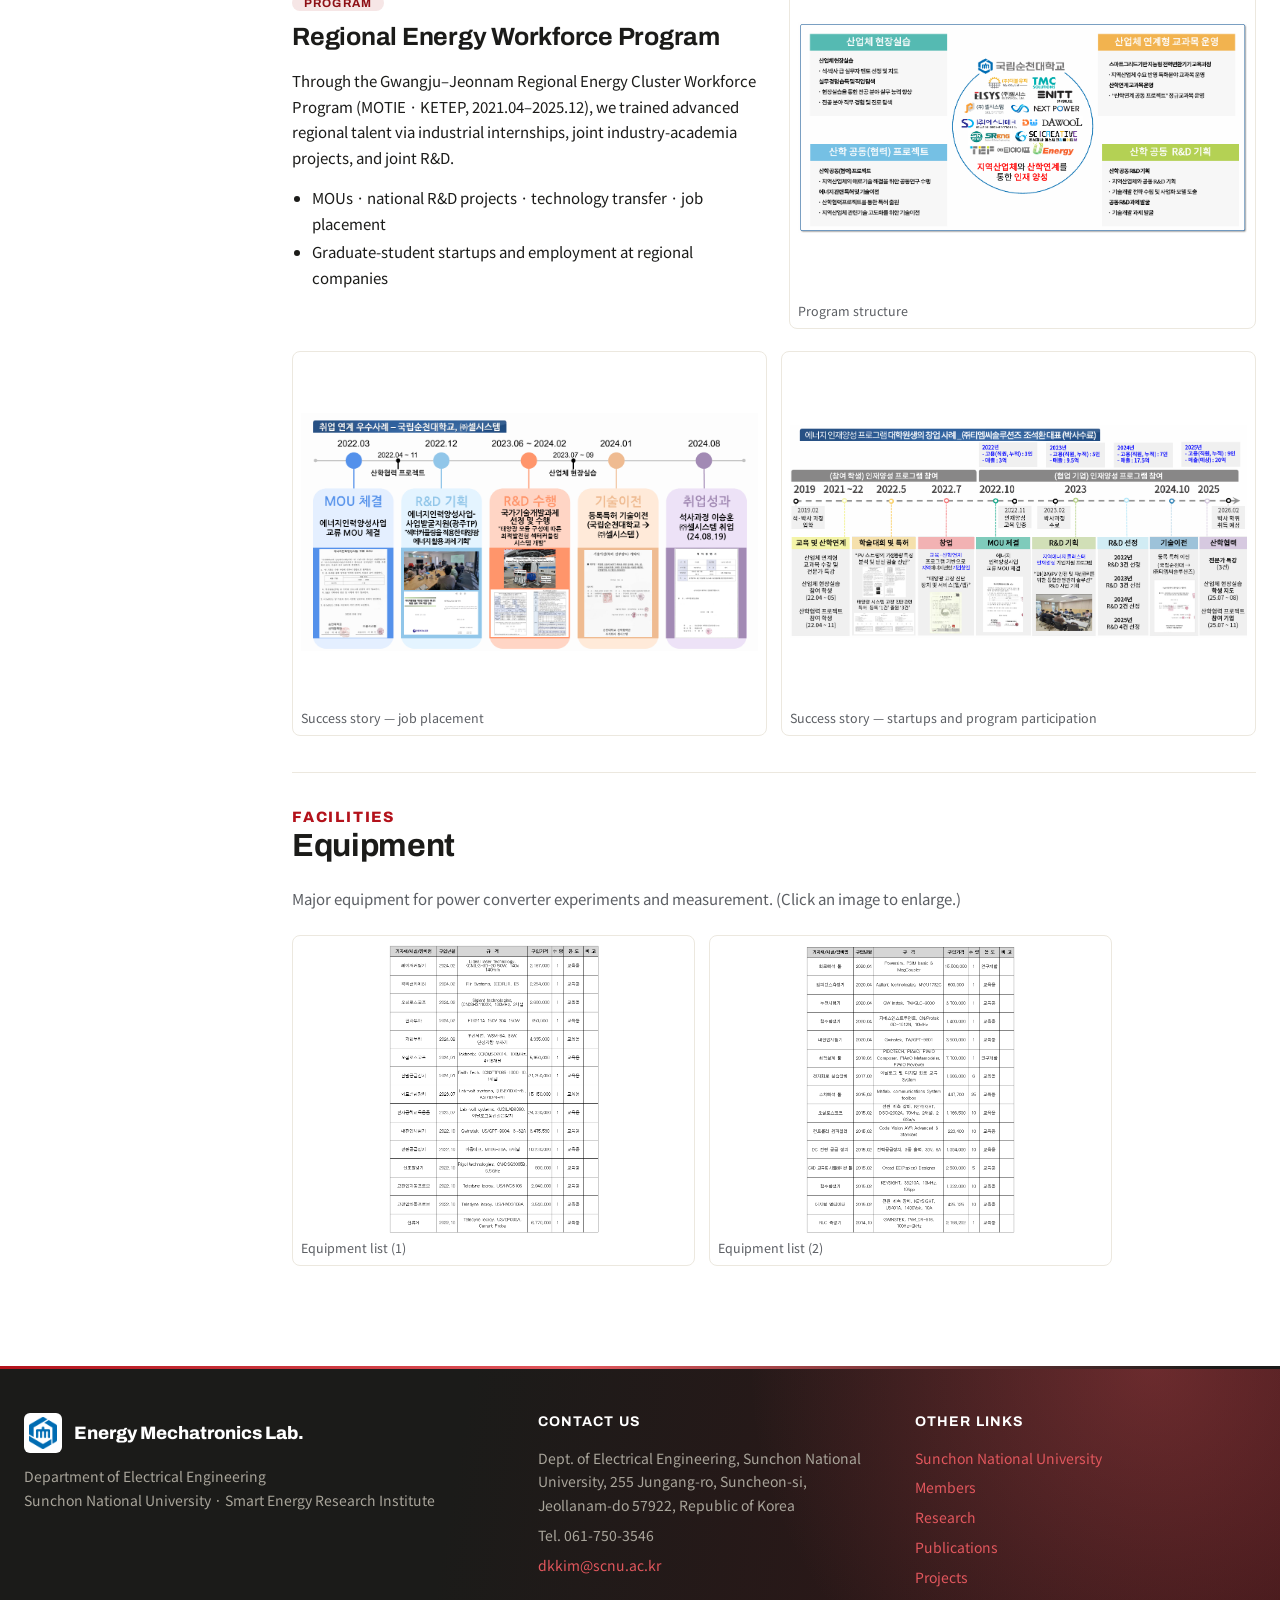
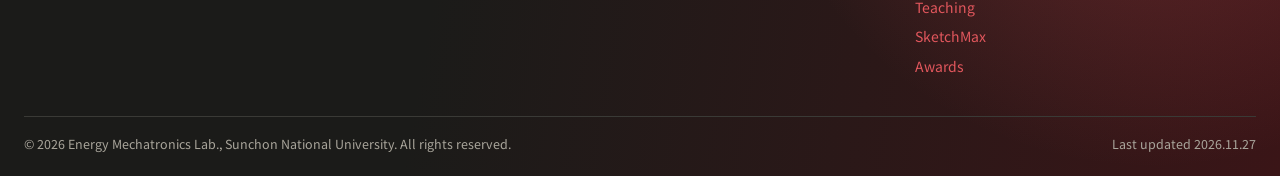
<file: research.html>
<!doctype html>
<html lang="en" data-lang="en">
<head>
<meta charset="utf-8">
<meta name="viewport" content="width=device-width, initial-scale=1">
<script src="assets/js/lang.js"></script>
<title data-ko="Research | 에너지메카트로닉스연구실">Research | Energy Mechatronics Lab.</title>
<link rel="icon" href="favicon.png">
<link rel="preconnect" href="https://fonts.googleapis.com">
<link rel="preconnect" href="https://fonts.gstatic.com" crossorigin>
<link href="https://fonts.googleapis.com/css2?family=Archivo:wght@500;600;700;800&family=Noto+Sans+KR:wght@400;500;700;800&display=swap" rel="stylesheet">
<link rel="stylesheet" href="assets/css/style.css">
</head>
<body data-page="research">
<main id="main">
  <div class="page-banner"><div class="container">
    <div class="crumb"><a href="index.html">Home</a> / Research</div>
    <h1>Research</h1>
    <p><span lang="ko">전력변환 장치와 신재생에너지 시스템의 성능 향상 및 고장 진단/예측 기술</span><span lang="en">Performance enhancement, fault diagnosis, and prognosis of power converters and renewable energy systems</span></p>
  </div></div>

  <section class="block" style="padding-bottom:40px">
    <div class="container">
      <div class="grid c2" style="gap:44px;align-items:center">
        <div>
          <h2 class="section-title">Overview</h2>
          <p lang="ko">Energy Grid, Micro &amp; Smart Grid, DC Grid의 핵심 요소인 <b>스마트 전력기기</b>와 <b>신재생에너지</b>의 성능 및 안정성 향상을 목표로 합니다. 고효율 · 양방향 · 절연형 전력변환을 위한 DAB 컨버터와 고주파 변압기를 설계하고, 태양광 · P2H 시스템의 출력 향상과 고장 진단 기술을 개발합니다.</p>
          <p lang="en">We aim to improve the performance and reliability of <b>smart power equipment</b> and <b>renewable energy</b> — key elements of energy grids, micro &amp; smart grids, and DC grids. We design DAB converters and high-frequency transformers for efficient, bidirectional, isolated power conversion, and develop output-enhancement and fault-diagnosis techniques for PV and P2H systems.</p>
          <div class="research-nav">
            <a class="chip" href="#dab"><span lang="ko">01 DAB 컨버터</span><span lang="en">01 DAB Converters</span></a>
            <a class="chip" href="#p2h">02 P2H · PV</a>
            <a class="chip" href="#pv"><span lang="ko">03 PV 단선 검출</span><span lang="en">03 PV Disconnection</span></a>
            <a class="chip" href="#arc"><span lang="ko">04 DC 아크</span><span lang="en">04 DC Arc</span></a>
            <a class="chip" href="#hrd"><span lang="ko">05 인재양성</span><span lang="en">05 Workforce</span></a>
            <a class="chip" href="sketchmax.html">SketchMax ↗</a>
            <a class="chip" href="#facilities">Facilities</a>
          </div>
        </div>
        <figure class="fig"><img src="assets/img/overview-grid.png" alt="Energy Grid research overview"><figcaption>Energy Grid — Industry Convergence, DC Grid, Micro &amp; Smart Grid</figcaption></figure>
      </div>
    </div>
  </section>

  <div>
    <article class="research-area" id="dab">
      <div class="container">
        <div class="ra-head">
          <div>
            <div class="num">AREA 01</div>
            <div lang="ko">
              <h2>DC-DC 컨버터(DAB) 출력 향상 설계 및 고장 진단/예측</h2>
              <p>DAB(Dual Active Bridge) 컨버터는 고효율, 양방향 전력 흐름, 고주파 절연이 가능해 전기차(OBC · V2G), ESS, 태양광/마이크로그리드, 데이터센터, 철도 및 항공 등 다양한 분야에 사용됩니다.</p>
              <ul>
                <li>코어 삽입형 <b>가변인덕턴스 고주파 변압기</b>를 이용한 출력 범위 · ZVS 영역 확장</li>
                <li>SiC MOSFET 기생 커패시턴스와 환류 다이오드 특성을 고려한 <b>위상각 보상</b></li>
                <li>DAB 동작 특성을 이용한 <b>누설인덕턴스 온라인 추정</b> 및 고장 예측</li>
                <li>리액터 일체형 · 공유형 변압기/리액터 출력밀도 최적 설계</li>
              </ul>
            </div>
            <div lang="en">
              <h2>Power-Enhanced Design and Fault Diagnosis/Prognosis of DC-DC Converters (DAB)</h2>
              <p>Dual Active Bridge (DAB) converters offer high efficiency, bidirectional power flow, and high-frequency isolation, and are used in EVs (OBC · V2G), ESS, PV/microgrids, data centers, railways, and aviation.</p>
              <ul>
                <li>Extending the output range and ZVS region with a core-insertion <b>variable-inductance HF transformer</b></li>
                <li><b>Phase-shift compensation</b> considering SiC MOSFET parasitic capacitance and freewheeling diode characteristics</li>
                <li><b>Online leakage-inductance estimation</b> and fault prognosis using DAB operating characteristics</li>
                <li>Power-density-optimal design of integrated and shared transformer/reactor structures</li>
              </ul>
            </div>
          </div>
          <figure class="ra-hero fig"><img src="assets/img/dab-setup.jpg" alt="DAB converter experimental setup"><figcaption><span lang="ko">DAB 컨버터 실험 환경 (DC 전원, 오실로스코프, 전력분석기, DC 부하)</span><span lang="en">DAB converter test setup (DC source, oscilloscope, power analyzer, DC load)</span></figcaption></figure>
        </div>
        <div class="figs">
          <figure class="fig"><img src="assets/img/vit-model.png" alt="Variable-inductance HF transformer model"><figcaption><span lang="ko">제안한 가변인덕턴스 고주파 변압기 모델</span><span lang="en">Proposed variable-inductance HF transformer model</span></figcaption></figure>
          <figure class="fig"><img src="assets/img/vit-proto.jpg" alt="Variable-inductance transformer prototype"><figcaption><span lang="ko">코어 삽입 위치 가변 시제품</span><span lang="en">Prototype with adjustable core insertion</span></figcaption></figure>
          <figure class="fig"><img src="assets/img/vit-power.png" alt="Output versus core insertion position"><figcaption><span lang="ko">코어 삽입 위치에 따른 인덕턴스 · 출력 변화</span><span lang="en">Inductance and output versus core insertion position</span></figcaption></figure>
          <figure class="fig"><img src="assets/img/dab-applications.png" alt="DAB converter applications"><figcaption><span lang="ko">DAB 컨버터 응용 분야와 요구 특성</span><span lang="en">DAB converter applications and requirements</span></figcaption></figure>
          <figure class="fig"><img src="assets/img/leak-flow.png" alt="Leakage inductance calculation flowchart"><figcaption><span lang="ko">온라인 누설인덕턴스 계산 알고리즘</span><span lang="en">Online leakage-inductance calculation algorithm</span></figcaption></figure>
          <figure class="fig"><img src="assets/img/leak-calc.png" alt="Leakage inductance measurement"><figcaption><span lang="ko">누설인덕턴스 해석 및 측정 검증</span><span lang="en">Leakage-inductance analysis and measurement validation</span></figcaption></figure>
        </div>
        <div class="ref"><b>Selected:</b> A Novel Structure of Variable Inductance High-Frequency Transformer for Power Level Enhancement in Dual-Active-Bridge Converters, <i>Energies</i>, 2025.02 (SCIE)<br>
          Novel Phase Shift Angle Compensation Method of DAB Converter Considering Parasitic Capacitance of SiC MOSFET, <i>IEEE Access</i>, 2024.01 (SCIE)</div>
      </div>
    </article>

    <article class="research-area" id="p2h">
      <div class="container">
        <div class="ra-head">
          <div>
            <div class="num">AREA 02</div>
            <div lang="ko">
              <h2>신재생에너지 성능 향상 — P2H(Power-to-Heat) 시스템</h2>
              <p>고정 부하를 사용하는 3kW급 P2H 시스템에서 한국 지역별 · 계절별 일사량과 모듈 온도를 고려하여 PV 모듈의 직렬-병렬 구성을 비교하고, 최적 전환점 기반의 재구성형 PV 어레이를 연구합니다.</p>
              <ul>
                <li>PV 직·병렬 구성(6S, 3S2P, 2S3P, 6P)과 N-Buck 컨버터 기반 P2H 시스템</li>
                <li>지역(강릉 · 서울 · 대전 · 광주 · 부산 · 제주) · 계절별 발전 특성 분석</li>
                <li>일사량 최적 전환점 기반 적응형 구성(Adaptive Configuration)</li>
                <li>커패시터 충전 특성을 이용한 전류 센서리스 I-V 특성 검출</li>
              </ul>
            </div>
            <div lang="en">
              <h2>Renewable Energy Performance — P2H (Power-to-Heat) Systems</h2>
              <p>For a 3 kW fixed-load P2H system, we compare series-parallel PV module configurations considering regional and seasonal irradiance and module temperature in Korea, and study reconfigurable PV arrays based on optimal switching points.</p>
              <ul>
                <li>PV series-parallel configurations (6S, 3S2P, 2S3P, 6P) and an N-Buck converter-based P2H system</li>
                <li>Regional (Gangneung · Seoul · Daejeon · Gwangju · Busan · Jeju) and seasonal generation analysis</li>
                <li>Adaptive configuration based on optimal irradiance switching points</li>
                <li>Current-sensorless I-V curve detection using capacitor charging characteristics</li>
              </ul>
            </div>
          </div>
          <figure class="ra-hero fig"><img src="assets/img/p2h-testbed.jpg" alt="P2H demonstration testbed"><figcaption><span lang="ko">P2H 시스템 실증 테스트베드</span><span lang="en">P2H system demonstration testbed</span></figcaption></figure>
        </div>
        <div class="figs">
          <figure class="fig"><img src="assets/img/p2h-config.png" alt="PV module series-parallel configurations"><figcaption><span lang="ko">PV 모듈 직·병렬 구성 (6S / 3S2P)</span><span lang="en">PV module series-parallel configurations (6S / 3S2P)</span></figcaption></figure>
          <figure class="fig"><img src="assets/img/p2h-sim.jpg" alt="P2H experiment with PV simulator"><figcaption><span lang="ko">PV 시뮬레이터를 이용한 P2H 실험</span><span lang="en">P2H experiment using a PV simulator</span></figcaption></figure>
          <figure class="fig"><img src="assets/img/p2h-annual.png" alt="Annual output by region"><figcaption><span lang="ko">지역 · 구성별 연간 출력 비교</span><span lang="en">Annual output by region and configuration</span></figcaption></figure>
        </div>
        <div class="ref"><b>Selected:</b> Performance Comparison of PV Module Configurations in a Fixed-Load P2H System Considering Regional and Seasonal Solar Irradiance in Korea, <i>Energies</i>, 2025.06 (SCIE)</div>
      </div>
    </article>

    <article class="research-area" id="pv">
      <div class="container">
        <div class="ra-head">
          <div>
            <div class="num">AREA 03</div>
            <div lang="ko">
              <h2>PV 단선 위치 검출 시스템</h2>
              <p>PV 스트링의 모듈과 대지(ground) 사이 기생 커패시턴스가 모듈 수에 비례하는 특성을 이용하여, 단선 고장이 발생한 위치를 현장에서 빠르게 찾아내는 휴대형 검출 장치를 개발합니다.</p>
              <ul>
                <li>기생 커패시턴스 감지 알고리즘 기반 단선 위치 추정</li>
                <li>다중 주파수 주입법을 이용한 단선 고장 위치 검출</li>
                <li>인버터 결합형 · 휴대형 검출 단말기 (특허 등록 · 실용화 과제)</li>
              </ul>
            </div>
            <div lang="en">
              <h2>PV Disconnection Fault Localization</h2>
              <p>Using the fact that the parasitic capacitance between PV modules and ground is proportional to the number of modules, we develop portable detectors that quickly locate disconnection faults in the field.</p>
              <ul>
                <li>Disconnection-location estimation based on parasitic-capacitance sensing</li>
                <li>Fault localization using the multiple-frequency injection method</li>
                <li>Inverter-integrated and portable detection units (patented, commercialization project)</li>
              </ul>
            </div>
          </div>
          <figure class="ra-hero fig"><img src="assets/img/pvdc-principle.png" alt="Principle of PV disconnection localization"><figcaption><span lang="ko">기생 커패시턴스를 이용한 단선 위치 검출 시스템 구성</span><span lang="en">Disconnection localization system using parasitic capacitance</span></figcaption></figure>
        </div>
        <div class="figs c2">
          <figure class="fig"><img src="assets/img/pvdc-flow.png" alt="Disconnection detection algorithm"><figcaption><span lang="ko">단선 위치 계산 알고리즘</span><span lang="en">Disconnection-location calculation algorithm</span></figcaption></figure>
          <figure class="fig"><img src="assets/img/pvdc-cases.png" alt="Measurement results by fault location"><figcaption><span lang="ko">단선 위치별 측정 결과 (Case 1–4)</span><span lang="en">Measurement results by fault location (Cases 1–4)</span></figcaption></figure>
        </div>
        <div class="ref"><b>Selected:</b> Localization of Disconnection Faults in PV Installations Using the Multiple Frequencies Injection Method, <i>Energies</i>, 2021.11 (SCIE)</div>
      </div>
    </article>

    <article class="research-area" id="arc">
      <div class="container">
        <div class="ra-head">
          <div>
            <div class="num">AREA 04</div>
            <div lang="ko">
              <h2>DC 아크 발생기 및 검출 시스템</h2>
              <p>BIPV 등 DC 기반 태양광 시스템의 화재 위험을 줄이기 위해 표준화된 DC 아크 발생 장치와 아크 고장 검출기를 설계하고, 검출 성능을 실험적으로 검증합니다.</p>
              <ul>
                <li>DC 아크 발생기 및 보호회로 설계</li>
                <li>아크 고장 검출 알고리즘 및 전용 하드웨어</li>
                <li>BIPV 시스템 보호시스템 구성 및 특성 분석</li>
              </ul>
            </div>
            <div lang="en">
              <h2>DC Arc Generator and Detection System</h2>
              <p>To reduce fire risk in DC-based PV systems such as BIPV, we design standardized DC arc generators and arc fault detectors, and experimentally validate their detection performance.</p>
              <ul>
                <li>Design of DC arc generators and protection circuits</li>
                <li>Arc fault detection algorithms and dedicated hardware</li>
                <li>Protection system configuration and characteristic analysis for BIPV</li>
              </ul>
            </div>
          </div>
          <figure class="ra-hero fig"><img src="assets/img/arc-system.jpg" alt="DC arc generator system"><figcaption><span lang="ko">DC 아크 발생기 및 검출 시스템 구성</span><span lang="en">DC arc generator and detection system</span></figcaption></figure>
        </div>
        <div class="figs c2">
          <figure class="fig"><img src="assets/img/arc-hw.jpg" alt="DC arc detector hardware"><figcaption><span lang="ko">아크 발생 실험 환경 및 검출기 하드웨어</span><span lang="en">Arc test environment and detector hardware</span></figcaption></figure>
          <figure class="fig"><img src="assets/img/arc-result.png" alt="DC arc detection results"><figcaption><span lang="ko">아크 발생 후 신속 검출 결과</span><span lang="en">Fast detection after arc initiation</span></figcaption></figure>
        </div>
        <div class="ref"><b>Selected:</b> BIPV 시스템의 안전성 향상을 위한 아크 고장 검출기 설계 및 특성 분석, <i>한국산업융합학회 논문집</i>, 2024.12</div>
      </div>
    </article>

    <article class="research-area" id="hrd">
      <div class="container">
        <div class="ra-head">
          <div>
            <div class="num">PROGRAM</div>
            <div lang="ko">
              <h2>지역에너지 인력양성사업</h2>
              <p>광주 · 전남 지역에너지 클러스터 인재양성 사업(산업통상자원부 · 한국에너지기술평가원, 2021.04–2025.12)을 수행하며 산업체 현장실습, 산학 공동 프로젝트, 산학 공동 R&amp;D를 통해 지역 고급 인재를 양성했습니다.</p>
              <ul>
                <li>MOU 체결 · 국가과제 수행 · 기술이전 · 취업 연계</li>
                <li>대학원생 창업 및 지역 기업 취업 성과</li>
              </ul>
            </div>
            <div lang="en">
              <h2>Regional Energy Workforce Program</h2>
              <p>Through the Gwangju–Jeonnam Regional Energy Cluster Workforce Program (MOTIE · KETEP, 2021.04–2025.12), we trained advanced regional talent via industrial internships, joint industry-academia projects, and joint R&amp;D.</p>
              <ul>
                <li>MOUs · national R&amp;D projects · technology transfer · job placement</li>
                <li>Graduate-student startups and employment at regional companies</li>
              </ul>
            </div>
          </div>
          <figure class="ra-hero fig"><img src="assets/img/hrd-overview.png" alt="Regional energy workforce program overview"><figcaption><span lang="ko">지역에너지인력양성사업 운영 체계</span><span lang="en">Program structure</span></figcaption></figure>
        </div>
        <div class="figs c2">
          <figure class="fig"><img src="assets/img/hrd-case1.png" alt="Workforce program success case 1"><figcaption><span lang="ko">우수사례 — 취업 연계</span><span lang="en">Success story — job placement</span></figcaption></figure>
          <figure class="fig"><img src="assets/img/hrd-case2.png" alt="Workforce program success case 2"><figcaption><span lang="ko">우수사례 — 창업 및 프로그램 참여</span><span lang="en">Success story — startups and program participation</span></figcaption></figure>
        </div>
      </div>
    </article>

    <article class="research-area" id="facilities">
      <div class="container">
        <div class="num" style="font:800 15px var(--font-head);color:var(--red);letter-spacing:.12em">FACILITIES</div>
        <h2 style="font-size:clamp(24px,3vw,32px)"><span lang="ko">보유 장비</span><span lang="en">Equipment</span></h2>
        <p class="section-desc"><span lang="ko">전력변환기 실험 및 계측을 위한 주요 장비 목록입니다. (이미지를 클릭하면 확대됩니다)</span><span lang="en">Major equipment for power converter experiments and measurement. (Click an image to enlarge.)</span></p>
        <div class="figs c2" style="max-width:820px">
          <figure class="fig"><img src="assets/img/equip-1.png" alt="Equipment list 1"><figcaption><span lang="ko">보유 장비 목록 (1)</span><span lang="en">Equipment list (1)</span></figcaption></figure>
          <figure class="fig"><img src="assets/img/equip-2.png" alt="Equipment list 2"><figcaption><span lang="ko">보유 장비 목록 (2)</span><span lang="en">Equipment list (2)</span></figcaption></figure>
        </div>
      </div>
    </article>
  </div>
</main>
<script src="assets/js/content.js"></script>
<script src="assets/js/data.js"></script>
<script src="assets/js/main.js"></script>
</body>
</html>
</file>
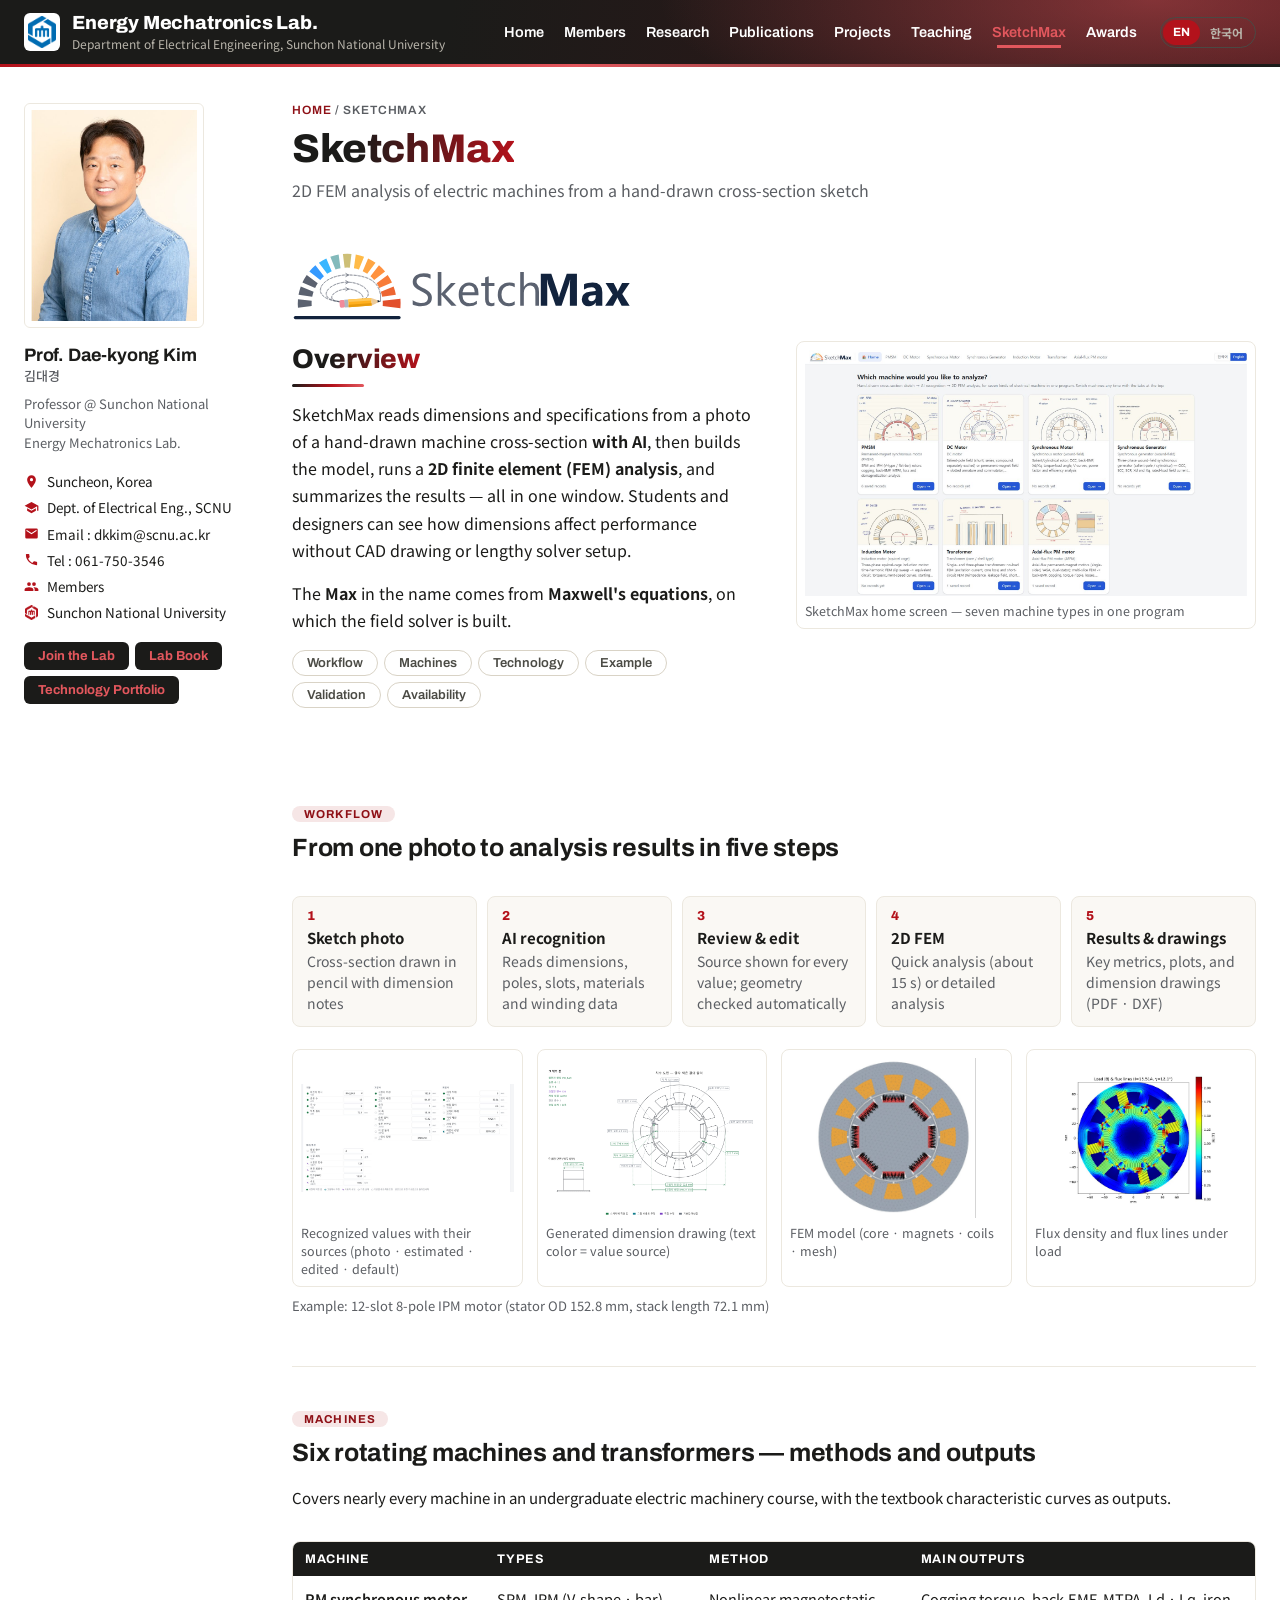
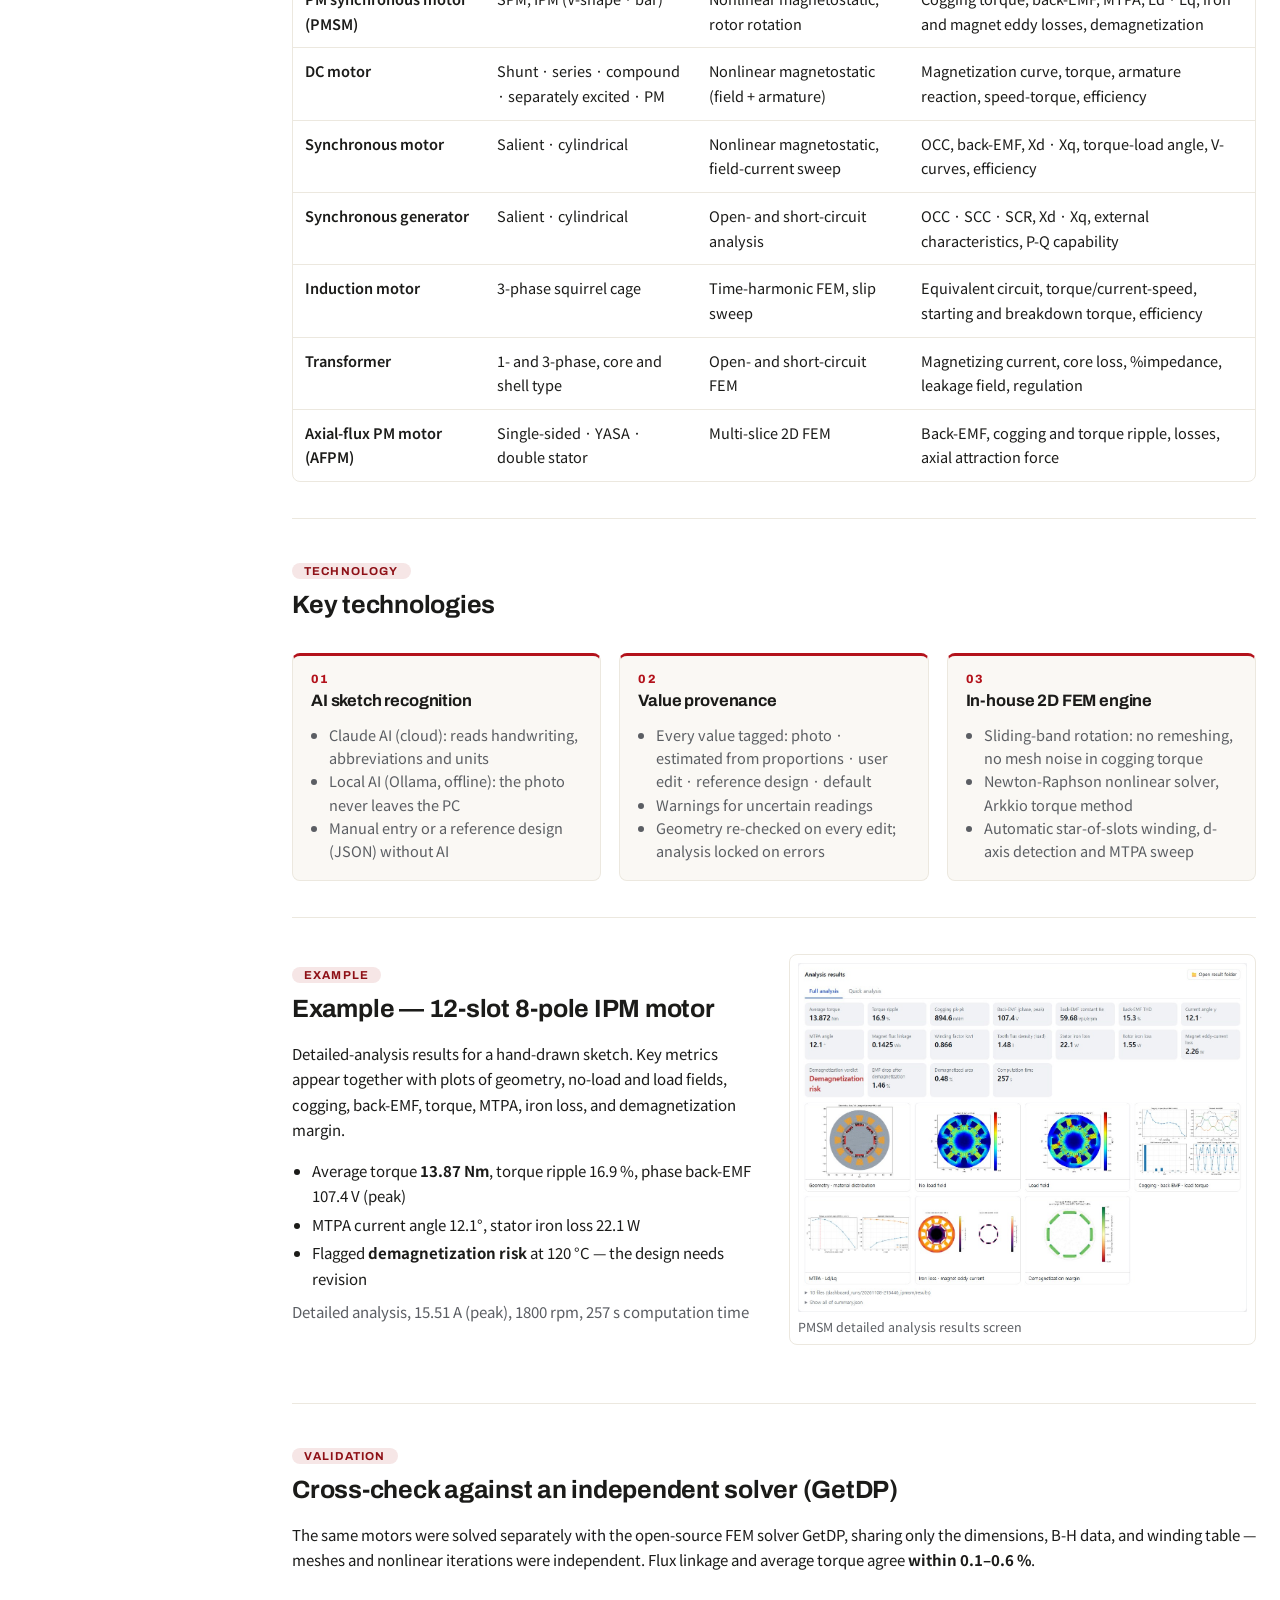
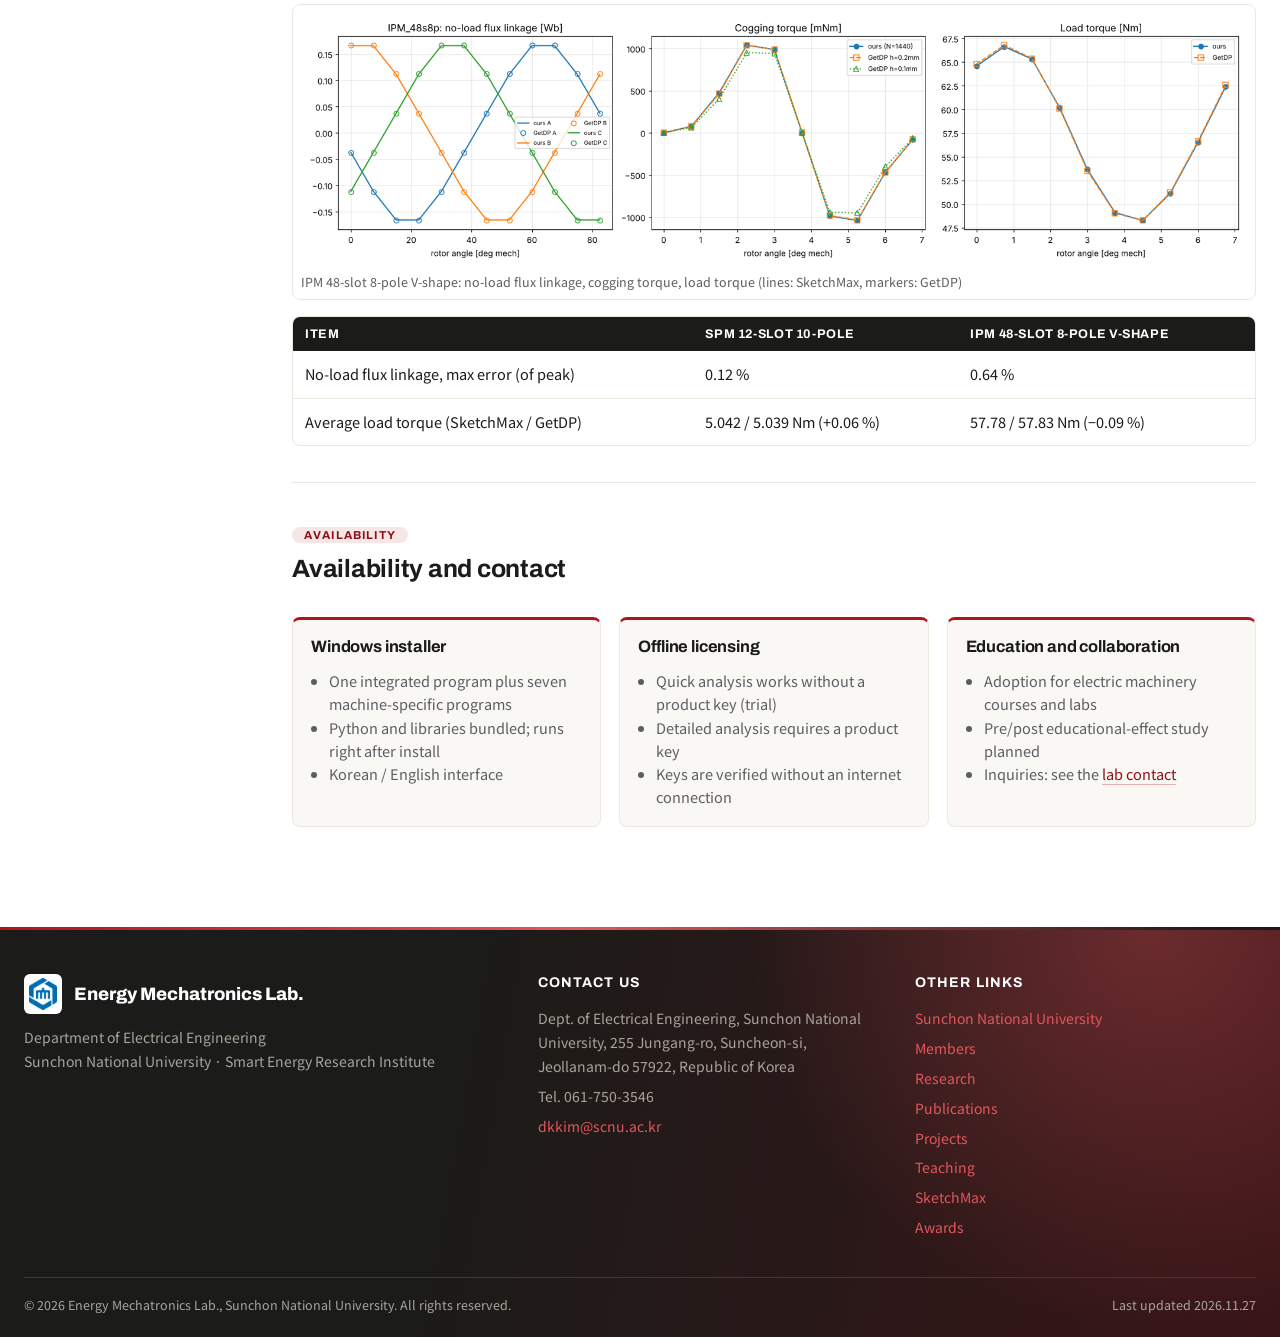
<file: sketchmax.html>
<!doctype html>
<html lang="en" data-lang="en">
<head>
<meta charset="utf-8">
<meta name="viewport" content="width=device-width, initial-scale=1">
<script src="assets/js/lang.js"></script>
<title data-ko="SketchMax | 에너지메카트로닉스연구실">SketchMax | Energy Mechatronics Lab.</title>
<meta name="description" content="SketchMax — 2D FEM analysis of electric machines from a hand-drawn cross-section sketch. Developed by the Energy Mechatronics Lab., Sunchon National University.">
<link rel="icon" href="favicon.png">
<link rel="preconnect" href="https://fonts.googleapis.com">
<link rel="preconnect" href="https://fonts.gstatic.com" crossorigin>
<link href="https://fonts.googleapis.com/css2?family=Archivo:wght@500;600;700;800&family=Noto+Sans+KR:wght@400;500;700;800&display=swap" rel="stylesheet">
<link rel="stylesheet" href="assets/css/style.css">
<style>
  .skm-logo { width: min(340px, 80%); height: auto; display: block; margin: 0 0 18px; }
  .skm-steps { list-style: none; margin: 0 0 22px; padding: 0; display: grid; grid-template-columns: repeat(5, minmax(0, 1fr)); gap: 10px; counter-reset: step; }
  .skm-steps li { counter-increment: step; background: var(--surface); border: 1px solid var(--line); border-radius: var(--radius); padding: 12px 14px; font-size: 14px; line-height: 1.5; color: var(--muted); }
  .skm-steps li::before { content: counter(step); display: block; font: 800 13px var(--font-head); color: var(--accent); letter-spacing: .08em; margin-bottom: 4px; }
  .skm-steps li b { display: block; color: var(--ink); font-size: 15px; margin-bottom: 2px; }
  .skm-figs4 { grid-template-columns: repeat(4, minmax(0, 1fr)); }
  .skm-wide img { aspect-ratio: auto; }
  .skm-table td:first-child { font-weight: 600; }
  @media (min-width: 641px) {
    .skm-table td:first-child { width: 20%; }
    .skm-table td:nth-child(2) { width: 22%; }
    .skm-table td:nth-child(3) { width: 22%; }
  }
  /* 휴대폰: 줄 단위 카드로 쌓일 때 각 칸 앞에 항목 이름 표시 */
  @media (max-width: 640px) {
    .skm-table tr { padding: 12px 0; }
    .skm-table td { padding: 3px 14px; font-size: 14px; line-height: 1.5; }
    .skm-table td:first-child { font-size: 15.5px; color: var(--ink); padding-bottom: 6px; }
    .skm-table td:not(:first-child)::before { display: block; font: 700 11.5px var(--font-head); letter-spacing: .04em; color: var(--accent-ink); margin-bottom: 1px; }
    .skm-table[lang="ko"] td:nth-child(2)::before { content: "형식"; }
    .skm-table[lang="ko"] td:nth-child(3)::before { content: "해석 방법"; }
    .skm-table[lang="ko"] td:nth-child(4)::before { content: "주요 결과"; }
    .skm-table[lang="en"] td:nth-child(2)::before { content: "Types"; }
    .skm-table[lang="en"] td:nth-child(3)::before { content: "Method"; }
    .skm-table[lang="en"] td:nth-child(4)::before { content: "Main outputs"; }
    .skm-table td + td { margin-top: 6px; }
    .skm-cmp td { padding: 3px 14px; }
    .skm-cmp td:first-child { font-weight: 600; padding-bottom: 6px; }
    .skm-cmp td:not(:first-child)::before { font: 700 11.5px var(--font-head); color: var(--accent-ink); margin-right: 6px; }
    .skm-cmp[lang="ko"] td:nth-child(2)::before { content: "SPM 12슬롯 10극"; }
    .skm-cmp[lang="ko"] td:nth-child(3)::before { content: "IPM 48슬롯 8극 V형"; }
    .skm-cmp[lang="en"] td:nth-child(2)::before { content: "SPM 12-slot 10-pole"; }
    .skm-cmp[lang="en"] td:nth-child(3)::before { content: "IPM 48-slot 8-pole V"; }
  }
  .skm-cards .card .body ul { margin: 6px 0 0; padding-left: 18px; color: var(--muted); font-size: 14.5px; line-height: 1.6; }
  .skm-note { font-size: 13px; color: var(--muted); margin-top: 8px; }
  @media (max-width: 900px) {
    .skm-steps { grid-template-columns: repeat(2, minmax(0, 1fr)); }
    .skm-figs4 { grid-template-columns: repeat(2, minmax(0, 1fr)); }
  }
  @media (max-width: 560px) {
    .skm-steps, .skm-figs4 { grid-template-columns: 1fr; }
  }
</style>
</head>
<body data-page="sketchmax">
<main id="main">
  <div class="page-banner"><div class="container">
    <div class="crumb"><a href="index.html">Home</a> / SketchMax</div>
    <h1>SketchMax</h1>
    <p><span lang="ko">손그림 단면 스케치 기반 전기기기 2D FEM 해석 프로그램</span><span lang="en">2D FEM analysis of electric machines from a hand-drawn cross-section sketch</span></p>
  </div></div>

  <!-- 개요 -->
  <section class="block" style="padding-bottom:40px">
    <div class="container">
      <div class="grid c2" style="gap:44px;align-items:center">
        <div>
          <img class="skm-logo" src="assets/img/sketchmax/sketchmax-logo.svg" alt="SketchMax logo">
          <h2 class="section-title">Overview</h2>
          <p lang="ko">SketchMax는 종이에 손으로 그린 전기기기 단면 스케치 사진에서 <b>AI가 치수와 사양을 읽어</b>, 해석 모델 생성 · <b>2차원 유한요소(FEM) 해석</b> · 결과 정리까지 한 화면에서 이어 주는 교육 · 설계용 프로그램입니다. CAD 작도와 복잡한 해석 설정 없이 치수 변화와 성능 변화의 관계를 바로 확인할 수 있습니다.</p>
          <p lang="en">SketchMax reads dimensions and specifications from a photo of a hand-drawn machine cross-section <b>with AI</b>, then builds the model, runs a <b>2D finite element (FEM) analysis</b>, and summarizes the results — all in one window. Students and designers can see how dimensions affect performance without CAD drawing or lengthy solver setup.</p>
          <p lang="ko">이름의 <b>Max</b>는 해석의 바탕인 <b>맥스웰 방정식(Maxwell's equations)</b>에서 따왔습니다.</p>
          <p lang="en">The <b>Max</b> in the name comes from <b>Maxwell's equations</b>, on which the field solver is built.</p>
          <div class="research-nav">
            <a class="chip" href="#workflow"><span lang="ko">처리 흐름</span><span lang="en">Workflow</span></a>
            <a class="chip" href="#machines"><span lang="ko">대상 기기</span><span lang="en">Machines</span></a>
            <a class="chip" href="#tech"><span lang="ko">핵심 기술</span><span lang="en">Technology</span></a>
            <a class="chip" href="#example"><span lang="ko">해석 사례</span><span lang="en">Example</span></a>
            <a class="chip" href="#validation"><span lang="ko">검증</span><span lang="en">Validation</span></a>
            <a class="chip" href="#use"><span lang="ko">사용 환경</span><span lang="en">Availability</span></a>
          </div>
        </div>
        <figure class="fig skm-wide" lang="ko"><img src="assets/img/sketchmax/hub.jpg" alt="SketchMax 홈 화면 (한국어)"><figcaption>SketchMax 홈 화면 — 7종 전기기기를 한 프로그램에서 해석</figcaption></figure>
        <figure class="fig skm-wide" lang="en"><img src="assets/img/sketchmax/hub-en.jpg" alt="SketchMax home screen (English)"><figcaption>SketchMax home screen — seven machine types in one program</figcaption></figure>
      </div>
    </div>
  </section>

  <div>
    <!-- 처리 흐름 -->
    <article class="research-area" id="workflow">
      <div class="container">
        <div class="ra-head" style="grid-template-columns:1fr;margin-bottom:16px">
          <div>
            <div class="num">WORKFLOW</div>
            <h2><span lang="ko">사진 한 장에서 해석 결과까지 5단계</span><span lang="en">From one photo to analysis results in five steps</span></h2>
          </div>
        </div>
        <ol class="skm-steps" lang="ko">
          <li><b>스케치 사진</b>종이에 연필로 그린 단면과 치수 메모</li>
          <li><b>AI 인식</b>치수 · 극수 · 슬롯 수 · 재질 · 권선 사양 읽기</li>
          <li><b>값 확인 · 수정</b>값마다 출처 표시, 형상 자동 검사</li>
          <li><b>2D FEM 해석</b>빠른 해석(약 15초) 또는 정밀 해석</li>
          <li><b>결과 · 도면</b>핵심 지표 · 그래프, 치수 도면 PDF · DXF</li>
        </ol>
        <ol class="skm-steps" lang="en">
          <li><b>Sketch photo</b>Cross-section drawn in pencil with dimension notes</li>
          <li><b>AI recognition</b>Reads dimensions, poles, slots, materials and winding data</li>
          <li><b>Review &amp; edit</b>Source shown for every value; geometry checked automatically</li>
          <li><b>2D FEM</b>Quick analysis (about 15 s) or detailed analysis</li>
          <li><b>Results &amp; drawings</b>Key metrics, plots, and dimension drawings (PDF · DXF)</li>
        </ol>
        <div class="figs skm-figs4">
          <figure class="fig"><img src="assets/img/sketchmax/values.jpg" alt="Recognized values with source markers"><figcaption><span lang="ko">인식값과 출처 표시 (사진 · 추정 · 수정 · 기본값)</span><span lang="en">Recognized values with their sources (photo · estimated · edited · default)</span></figcaption></figure>
          <figure class="fig"><img src="assets/img/sketchmax/dims.png" alt="Automatically generated dimension drawing"><figcaption><span lang="ko">자동 생성된 치수 도면 (글자 색 = 값의 출처)</span><span lang="en">Generated dimension drawing (text color = value source)</span></figcaption></figure>
          <figure class="fig"><img src="assets/img/sketchmax/model.jpg" alt="FEM model with mesh"><figcaption><span lang="ko">FEM 모델 (철심 · 자석 · 코일 · 메시)</span><span lang="en">FEM model (core · magnets · coils · mesh)</span></figcaption></figure>
          <figure class="fig"><img src="assets/img/sketchmax/field-load.jpg" alt="Flux density under load"><figcaption><span lang="ko">부하 시 자속밀도 분포와 자속선</span><span lang="en">Flux density and flux lines under load</span></figcaption></figure>
        </div>
        <p class="skm-note"><span lang="ko">예: 12슬롯 8극 IPM 전동기 (고정자 외경 152.8 mm, 적층 길이 72.1 mm)</span><span lang="en">Example: 12-slot 8-pole IPM motor (stator OD 152.8 mm, stack length 72.1 mm)</span></p>
      </div>
    </article>

    <!-- 대상 기기 -->
    <article class="research-area" id="machines">
      <div class="container">
        <div class="ra-head" style="grid-template-columns:1fr;margin-bottom:16px">
          <div>
            <div class="num">MACHINES</div>
            <h2><span lang="ko">회전기 6종과 변압기 — 기기별 해석 방법과 결과</span><span lang="en">Six rotating machines and transformers — methods and outputs</span></h2>
            <p lang="ko">학부 전기기기 과목에서 다루는 기기를 거의 모두 담았으며, 기기마다 교과서의 특성 곡선을 결과로 제공합니다.</p>
            <p lang="en">Covers nearly every machine in an undergraduate electric machinery course, with the textbook characteristic curves as outputs.</p>
          </div>
        </div>
        <table class="proj-table skm-table" lang="ko">
          <thead><tr><th>기기</th><th>형식</th><th>해석 방법</th><th>주요 결과</th></tr></thead>
          <tbody>
            <tr><td>영구자석 동기전동기 (PMSM)</td><td>SPM, IPM (V형 · 일자형)</td><td>비선형 정자장, 회전자 회전</td><td>코깅 토크, 역기전력, MTPA, Ld · Lq, 철손 · 자석 와전류, 감자</td></tr>
            <tr><td>직류전동기</td><td>분권 · 직권 · 복권 · 타여자 · 영구자석</td><td>비선형 정자장 (계자 + 전기자)</td><td>자화 곡선, 토크, 전기자 반작용, 속도-토크, 효율</td></tr>
            <tr><td>동기전동기</td><td>돌극 · 원통형</td><td>비선형 정자장, 계자 전류 스윕</td><td>OCC, 역기전력, Xd · Xq, 토크-부하각, V 곡선, 효율</td></tr>
            <tr><td>동기발전기</td><td>돌극 · 원통형</td><td>무부하 · 단락 해석</td><td>OCC · SCC · SCR, Xd · Xq, 외부 특성, P-Q 운전 한계</td></tr>
            <tr><td>유도전동기</td><td>3상 농형</td><td>시간조화 FEM, 슬립 스윕</td><td>등가회로, 토크 · 전류-속도, 기동 · 최대 토크, 효율</td></tr>
            <tr><td>변압기</td><td>단상 · 3상, 내철형 · 외철형</td><td>무부하 · 단락 FEM</td><td>여자 전류 · 철손, %임피던스, 누설 자계, 전압변동률</td></tr>
            <tr><td>축방향 자속 전동기 (AFPM)</td><td>단면형 · YASA · 이중 고정자</td><td>멀티 슬라이스 2D FEM</td><td>역기전력, 코깅 · 토크 리플, 손실, 축방향 흡인력</td></tr>
          </tbody>
        </table>
        <table class="proj-table skm-table" lang="en">
          <thead><tr><th>Machine</th><th>Types</th><th>Method</th><th>Main outputs</th></tr></thead>
          <tbody>
            <tr><td>PM synchronous motor (PMSM)</td><td>SPM, IPM (V-shape · bar)</td><td>Nonlinear magnetostatic, rotor rotation</td><td>Cogging torque, back-EMF, MTPA, Ld · Lq, iron and magnet eddy losses, demagnetization</td></tr>
            <tr><td>DC motor</td><td>Shunt · series · compound · separately excited · PM</td><td>Nonlinear magnetostatic (field + armature)</td><td>Magnetization curve, torque, armature reaction, speed-torque, efficiency</td></tr>
            <tr><td>Synchronous motor</td><td>Salient · cylindrical</td><td>Nonlinear magnetostatic, field-current sweep</td><td>OCC, back-EMF, Xd · Xq, torque-load angle, V-curves, efficiency</td></tr>
            <tr><td>Synchronous generator</td><td>Salient · cylindrical</td><td>Open- and short-circuit analysis</td><td>OCC · SCC · SCR, Xd · Xq, external characteristics, P-Q capability</td></tr>
            <tr><td>Induction motor</td><td>3-phase squirrel cage</td><td>Time-harmonic FEM, slip sweep</td><td>Equivalent circuit, torque/current-speed, starting and breakdown torque, efficiency</td></tr>
            <tr><td>Transformer</td><td>1- and 3-phase, core and shell type</td><td>Open- and short-circuit FEM</td><td>Magnetizing current, core loss, %impedance, leakage field, regulation</td></tr>
            <tr><td>Axial-flux PM motor (AFPM)</td><td>Single-sided · YASA · double stator</td><td>Multi-slice 2D FEM</td><td>Back-EMF, cogging and torque ripple, losses, axial attraction force</td></tr>
          </tbody>
        </table>
      </div>
    </article>

    <!-- 핵심 기술 -->
    <article class="research-area" id="tech">
      <div class="container">
        <div class="ra-head" style="grid-template-columns:1fr;margin-bottom:16px">
          <div>
            <div class="num">TECHNOLOGY</div>
            <h2><span lang="ko">핵심 기술</span><span lang="en">Key technologies</span></h2>
          </div>
        </div>
        <div class="grid c3 skm-cards">
          <div class="card"><div class="body">
            <div class="num">01</div>
            <h3><span lang="ko">AI 사진 인식</span><span lang="en">AI sketch recognition</span></h3>
            <ul lang="ko">
              <li>Claude AI(클라우드): 필기체 · 약어 · 단위까지 인식</li>
              <li>로컬 AI(Ollama, 오프라인): 사진이 PC 밖으로 나가지 않음</li>
              <li>AI 없이 수동 입력 · 기준 설계(JSON) 불러오기도 가능</li>
            </ul>
            <ul lang="en">
              <li>Claude AI (cloud): reads handwriting, abbreviations and units</li>
              <li>Local AI (Ollama, offline): the photo never leaves the PC</li>
              <li>Manual entry or a reference design (JSON) without AI</li>
            </ul>
          </div></div>
          <div class="card"><div class="body">
            <div class="num">02</div>
            <h3><span lang="ko">인식값 출처 관리</span><span lang="en">Value provenance</span></h3>
            <ul lang="ko">
              <li>값마다 출처 표시: 사진 · 그림 비율 추정 · 사용자 수정 · 기준 설계 · 기본값</li>
              <li>애매하게 읽은 값은 경고로 알림</li>
              <li>값을 고치면 형상 재검사, 오류가 있으면 해석 잠금</li>
            </ul>
            <ul lang="en">
              <li>Every value tagged: photo · estimated from proportions · user edit · reference design · default</li>
              <li>Warnings for uncertain readings</li>
              <li>Geometry re-checked on every edit; analysis locked on errors</li>
            </ul>
          </div></div>
          <div class="card"><div class="body">
            <div class="num">03</div>
            <h3><span lang="ko">자체 개발 2D FEM 엔진</span><span lang="en">In-house 2D FEM engine</span></h3>
            <ul lang="ko">
              <li>슬라이딩 밴드 회전: 리메싱 없이 회전, 코깅 토크에 메시 잡음 없음</li>
              <li>뉴턴-랩슨 비선형 해석, Arkkio 법 토크 계산</li>
              <li>star-of-slots 권선 자동 배치, d축 자동 검출 · MTPA 전류각 스윕</li>
            </ul>
            <ul lang="en">
              <li>Sliding-band rotation: no remeshing, no mesh noise in cogging torque</li>
              <li>Newton-Raphson nonlinear solver, Arkkio torque method</li>
              <li>Automatic star-of-slots winding, d-axis detection and MTPA sweep</li>
            </ul>
          </div></div>
        </div>
      </div>
    </article>

    <!-- 해석 사례 -->
    <article class="research-area" id="example">
      <div class="container">
        <div class="ra-head">
          <div>
            <div class="num">EXAMPLE</div>
            <div lang="ko">
              <h2>해석 사례 — 12슬롯 8극 IPM 전동기</h2>
              <p>손그림 스케치를 정밀 해석한 결과 화면입니다. 핵심 지표와 함께 형상 · 무부하/부하 자계 · 코깅 · 역기전력 · 토크 · MTPA · 철손 · 감자 여유도 그래프를 한 화면에 보여 줍니다.</p>
              <ul>
                <li>평균 토크 <b>13.87 Nm</b>, 토크 리플 16.9 %, 상 역기전력 107.4 V(peak)</li>
                <li>MTPA 전류각 12.1°, 고정자 철손 22.1 W</li>
                <li>120 °C 감자 검사에서 <b>감자 위험</b> 판정 → 설계 수정 필요를 바로 확인</li>
              </ul>
              <p class="skm-note">정밀 해석, 전류 15.51 A(peak), 1800 rpm, 계산 시간 257 s</p>
            </div>
            <div lang="en">
              <h2>Example — 12-slot 8-pole IPM motor</h2>
              <p>Detailed-analysis results for a hand-drawn sketch. Key metrics appear together with plots of geometry, no-load and load fields, cogging, back-EMF, torque, MTPA, iron loss, and demagnetization margin.</p>
              <ul>
                <li>Average torque <b>13.87 Nm</b>, torque ripple 16.9 %, phase back-EMF 107.4 V (peak)</li>
                <li>MTPA current angle 12.1°, stator iron loss 22.1 W</li>
                <li>Flagged <b>demagnetization risk</b> at 120 °C — the design needs revision</li>
              </ul>
              <p class="skm-note">Detailed analysis, 15.51 A (peak), 1800 rpm, 257 s computation time</p>
            </div>
          </div>
          <figure class="ra-hero fig skm-wide" lang="ko"><img src="assets/img/sketchmax/results.jpg" alt="PMSM 정밀 해석 결과 화면 (한국어)"><figcaption>PMSM 정밀 해석 결과 화면</figcaption></figure>
          <figure class="ra-hero fig skm-wide" lang="en"><img src="assets/img/sketchmax/results-en.jpg" alt="PMSM detailed analysis results screen (English)"><figcaption>PMSM detailed analysis results screen</figcaption></figure>
        </div>
      </div>
    </article>

    <!-- 검증 -->
    <article class="research-area" id="validation">
      <div class="container">
        <div class="ra-head" style="grid-template-columns:1fr;margin-bottom:16px">
          <div>
            <div class="num">VALIDATION</div>
            <div lang="ko">
              <h2>독립 솔버(GetDP)와의 비교 검증</h2>
              <p>같은 전동기를 오픈소스 FEM 솔버 GetDP로 따로 풀어 비교했습니다. 공유한 것은 치수 · B-H 곡선 · 권선 배치표뿐이며 메시와 비선형 반복은 서로 독립입니다. 쇄교자속과 평균 토크가 <b>0.1–0.6 % 이내</b>로 일치했습니다.</p>
            </div>
            <div lang="en">
              <h2>Cross-check against an independent solver (GetDP)</h2>
              <p>The same motors were solved separately with the open-source FEM solver GetDP, sharing only the dimensions, B-H data, and winding table — meshes and nonlinear iterations were independent. Flux linkage and average torque agree <b>within 0.1–0.6 %</b>.</p>
            </div>
          </div>
        </div>
        <figure class="fig skm-wide" style="margin-bottom:16px"><img src="assets/img/sketchmax/getdp-compare.png" alt="SketchMax versus GetDP comparison"><figcaption><span lang="ko">IPM 48슬롯 8극 V형: 무부하 쇄교자속 · 코깅 토크 · 부하 토크 (실선 SketchMax, 기호 GetDP)</span><span lang="en">IPM 48-slot 8-pole V-shape: no-load flux linkage, cogging torque, load torque (lines: SketchMax, markers: GetDP)</span></figcaption></figure>
        <table class="proj-table skm-cmp" lang="ko">
          <thead><tr><th>항목</th><th>SPM 12슬롯 10극</th><th>IPM 48슬롯 8극 V형</th></tr></thead>
          <tbody>
            <tr><td>무부하 쇄교자속 최대 오차 (피크 대비)</td><td>0.12 %</td><td>0.64 %</td></tr>
            <tr><td>부하 평균 토크 (SketchMax / GetDP)</td><td>5.042 / 5.039 Nm (+0.06 %)</td><td>57.78 / 57.83 Nm (−0.09 %)</td></tr>
          </tbody>
        </table>
        <table class="proj-table skm-cmp" lang="en">
          <thead><tr><th>Item</th><th>SPM 12-slot 10-pole</th><th>IPM 48-slot 8-pole V-shape</th></tr></thead>
          <tbody>
            <tr><td>No-load flux linkage, max error (of peak)</td><td>0.12 %</td><td>0.64 %</td></tr>
            <tr><td>Average load torque (SketchMax / GetDP)</td><td>5.042 / 5.039 Nm (+0.06 %)</td><td>57.78 / 57.83 Nm (−0.09 %)</td></tr>
          </tbody>
        </table>
      </div>
    </article>

    <!-- 사용 환경 -->
    <article class="research-area" id="use">
      <div class="container">
        <div class="ra-head" style="grid-template-columns:1fr;margin-bottom:16px">
          <div>
            <div class="num">AVAILABILITY</div>
            <h2><span lang="ko">사용 환경 및 문의</span><span lang="en">Availability and contact</span></h2>
          </div>
        </div>
        <div class="grid c3 skm-cards">
          <div class="card"><div class="body">
            <h3><span lang="ko">Windows 설치 프로그램</span><span lang="en">Windows installer</span></h3>
            <ul lang="ko">
              <li>통합 프로그램 1개 + 기기별 프로그램 7개</li>
              <li>파이썬 · 라이브러리 내장, 설치 후 바로 실행</li>
              <li>한국어 / English 화면 전환</li>
            </ul>
            <ul lang="en">
              <li>One integrated program plus seven machine-specific programs</li>
              <li>Python and libraries bundled; runs right after install</li>
              <li>Korean / English interface</li>
            </ul>
          </div></div>
          <div class="card"><div class="body">
            <h3><span lang="ko">오프라인 라이선스</span><span lang="en">Offline licensing</span></h3>
            <ul lang="ko">
              <li>빠른 해석은 제품 키 없이 사용 (체험판)</li>
              <li>정밀 해석은 제품 키 필요</li>
              <li>제품 키는 인터넷 연결 없이 확인</li>
            </ul>
            <ul lang="en">
              <li>Quick analysis works without a product key (trial)</li>
              <li>Detailed analysis requires a product key</li>
              <li>Keys are verified without an internet connection</li>
            </ul>
          </div></div>
          <div class="card"><div class="body">
            <h3><span lang="ko">교육 · 공동연구 문의</span><span lang="en">Education and collaboration</span></h3>
            <ul lang="ko">
              <li>전기기기 수업 · 실습용 도입</li>
              <li>교육 효과 평가(사전 · 사후 설계) 진행 예정</li>
              <li>사용 · 공동연구 문의: <a href="members.html#contact">연구실 연락처</a></li>
            </ul>
            <ul lang="en">
              <li>Adoption for electric machinery courses and labs</li>
              <li>Pre/post educational-effect study planned</li>
              <li>Inquiries: see the <a href="members.html#contact">lab contact</a></li>
            </ul>
          </div></div>
        </div>
      </div>
    </article>
  </div>
</main>
<script src="assets/js/content.js"></script>
<script src="assets/js/data.js"></script>
<script src="assets/js/main.js"></script>
</body>
</html>
</file>
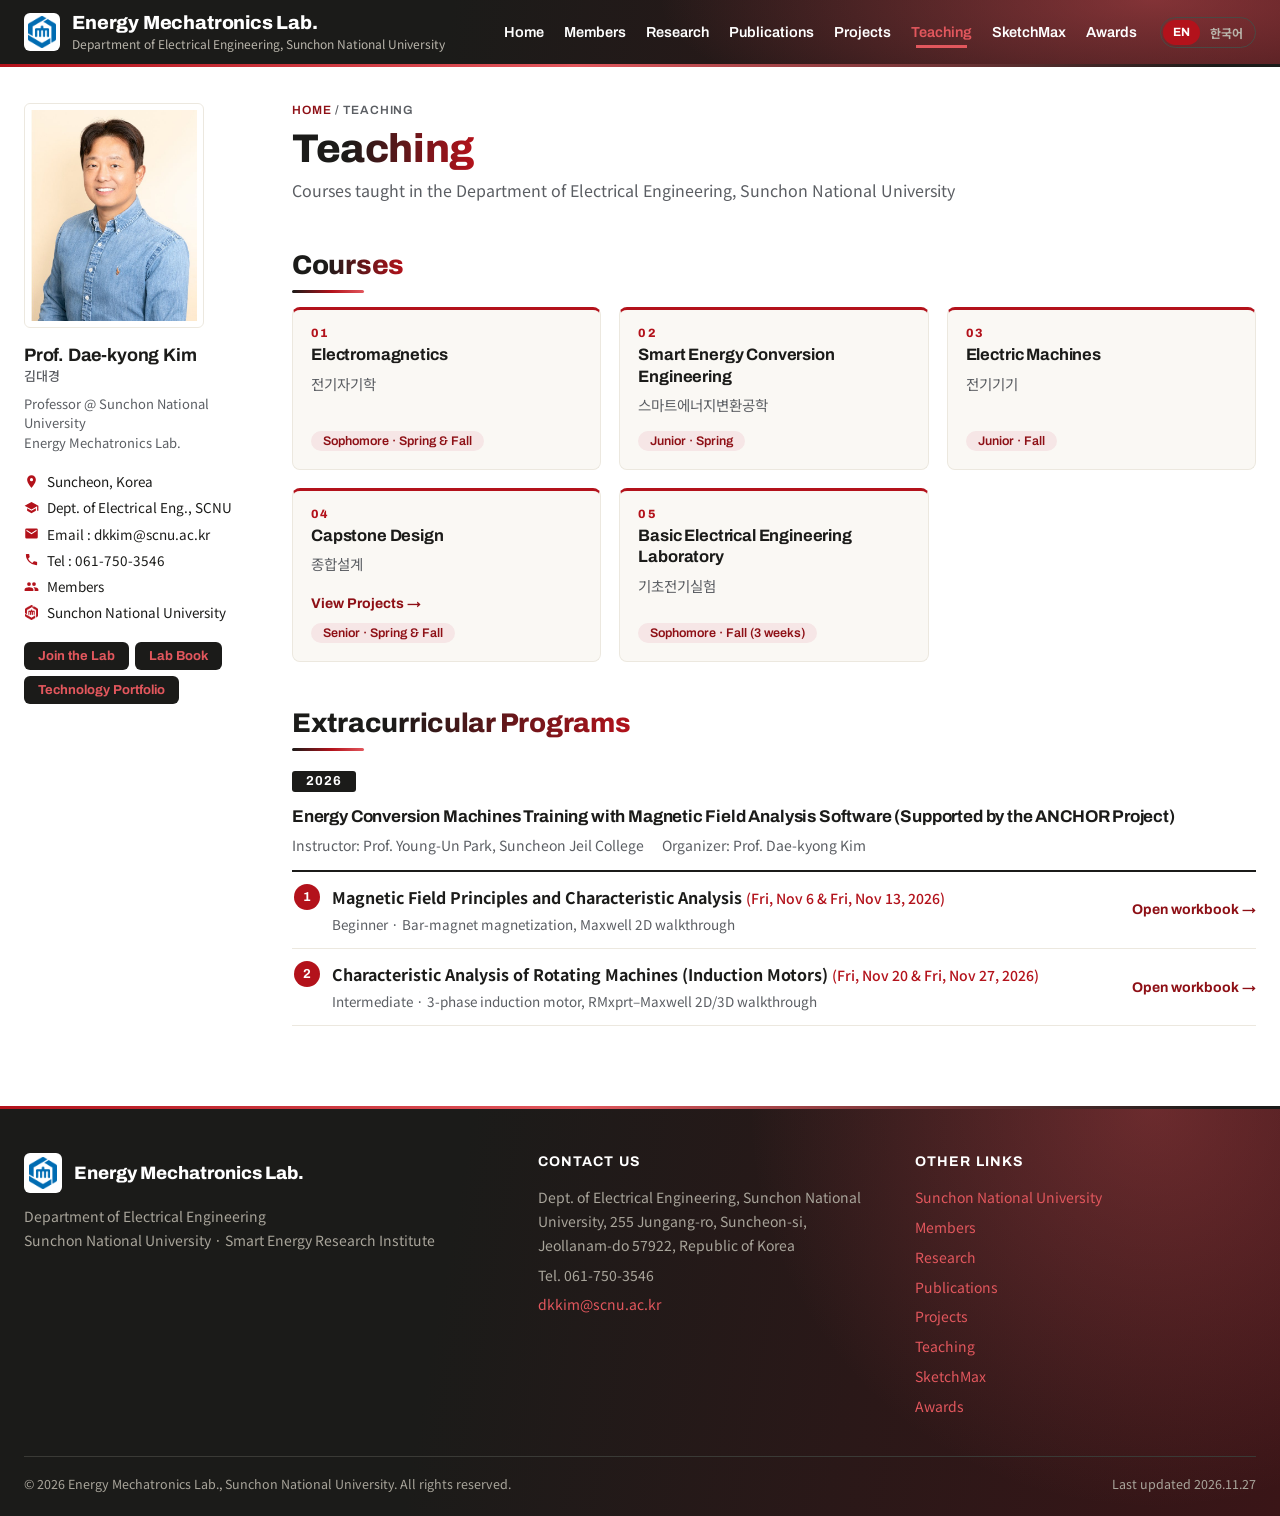
<file: teaching.html>
<!doctype html>
<html lang="en" data-lang="en">
<head>
<meta charset="utf-8">
<meta name="viewport" content="width=device-width, initial-scale=1">
<script src="assets/js/lang.js"></script>
<title data-ko="Teaching | 에너지메카트로닉스연구실">Teaching | Energy Mechatronics Lab.</title>
<link rel="icon" href="favicon.png">
<link rel="preconnect" href="https://fonts.googleapis.com">
<link rel="preconnect" href="https://fonts.gstatic.com" crossorigin>
<link href="https://fonts.googleapis.com/css2?family=Archivo:wght@500;600;700;800&family=Noto+Sans+KR:wght@400;500;700;800&display=swap" rel="stylesheet">
<link rel="stylesheet" href="assets/css/style.css">
</head>
<body data-page="teaching">
<main id="main">
  <div class="page-banner"><div class="container">
    <div class="crumb"><a href="index.html">Home</a> / Teaching</div>
    <h1>Teaching</h1>
    <p><span lang="ko">국립순천대학교 전기공학과 담당 교과목</span><span lang="en">Courses taught in the Department of Electrical Engineering, Sunchon National University</span></p>
  </div></div>

  <section class="block">
    <div class="container">
      <h2 class="section-title">Courses</h2>
      <div class="grid c3" id="courses"></div>
    </div>
  </section>

  <section class="block" id="extracurricular-programs">
    <div class="container">
      <h2 class="section-title"><span lang="ko">비교과과정</span><span lang="en">Extracurricular Programs</span></h2>
      <div id="extracurricular"></div>
    </div>
  </section>
</main>
<script src="assets/js/content.js"></script>
<script src="assets/js/data.js"></script>
<script src="assets/js/main.js"></script>
</body>
</html>
</file>
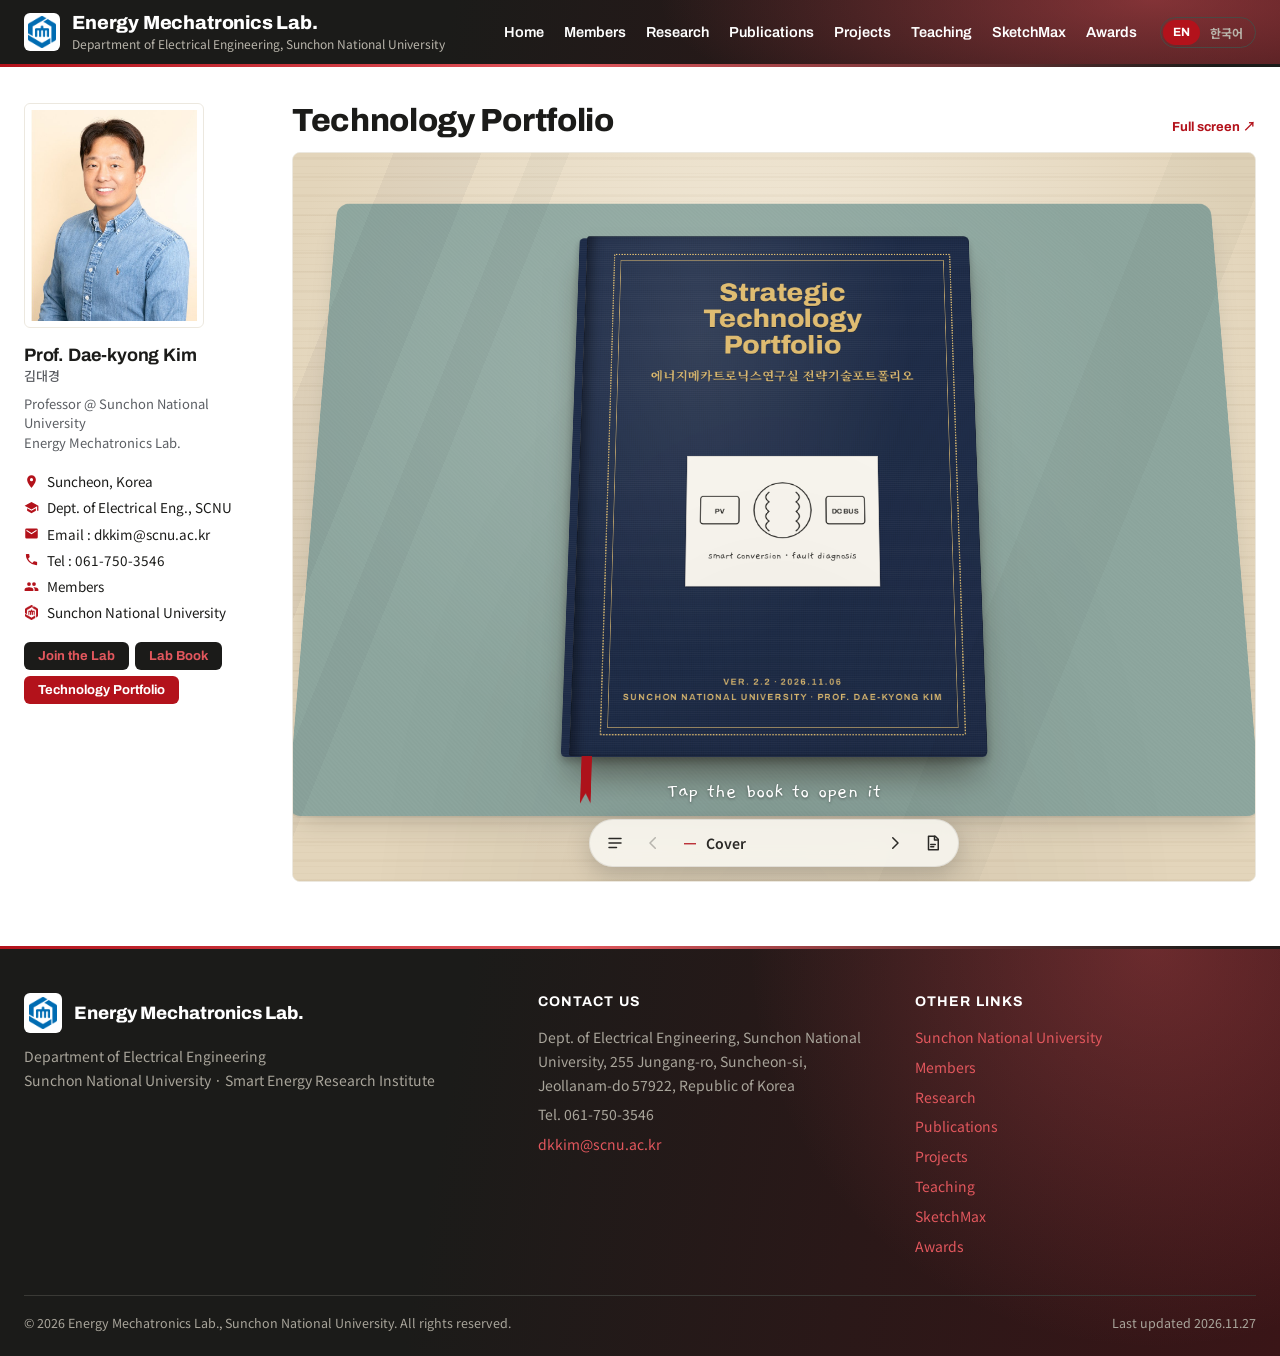
<file: tech-portfolio.html>
<!doctype html>
<html lang="en" data-lang="en">
<head>
<meta charset="utf-8">
<meta name="viewport" content="width=device-width, initial-scale=1">
<script src="assets/js/lang.js"></script>
<title data-ko="전략기술포트폴리오 | 에너지메카트로닉스연구실">Technology Portfolio | Energy Mechatronics Lab.</title>
<link rel="icon" href="favicon.png">
<link rel="preconnect" href="https://fonts.googleapis.com">
<link rel="preconnect" href="https://fonts.gstatic.com" crossorigin>
<link href="https://fonts.googleapis.com/css2?family=Archivo:wght@500;600;700;800&family=Noto+Sans+KR:wght@400;500;700;800&display=swap" rel="stylesheet">
<link rel="stylesheet" href="assets/css/style.css">
</head>
<body data-page="portfolio">
<main id="main">
  <div class="book-head">
    <h1><span lang="ko">전략기술포트폴리오</span><span lang="en">Technology Portfolio</span></h1>
    <a href="portfolio.html" target="_top"><span lang="ko">전체 화면으로 보기 ↗</span><span lang="en">Full screen ↗</span></a>
  </div>
  <iframe class="book-frame" data-src="portfolio.html?embed=1" title="Technology Portfolio" allow="fullscreen"></iframe>
</main>
<script src="assets/js/content.js"></script>
<script src="assets/js/data.js"></script>
<script src="assets/js/main.js"></script>
</body>
</html>
</file>
<file: assets/css/style.css>
/* =========================================================
   Energy Mechatronics Lab. — 국립순천대학교 전기공학과
   Layout: dark masthead + sticky profile sidebar + content column
   (academic-homepage style). 이전 디자인: style.prev.css
   색을 바꾸려면 --accent / --accent-2 만 수정하세요.
   ========================================================= */
:root {
  --accent: #b3121b;        /* primary accent (crimson) */
  --accent-2: #e2575d;      /* light accent for dark surfaces */
  --accent-ink: #8e1016;    /* accent text on light surfaces */
  --red: var(--accent);     /* legacy alias (inline styles) */
  --red-dark: var(--accent-ink);
  --ink: #1b1b19;           /* text + masthead */
  --ink-2: #1b1b19;
  --muted: #5b5e63;
  --line: #ece8df;
  --line-2: #d9d3c6;
  --bg: #ffffff;
  --surface: #faf8f4;       /* warm card surface */
  --tint: #f6e6e6;          /* accent tint */
  --on-dark: #f4f1e9;
  --radius: 8px;
  --maxw: 1280px;
  --grad: linear-gradient(90deg, var(--accent), var(--accent-2) 45%, var(--ink) 95%);
  --grad-h2: linear-gradient(90deg, var(--ink), var(--accent) 55%, var(--accent-2));
  --font-body: "Noto Sans KR", system-ui, -apple-system, "Segoe UI", Roboto, sans-serif;
  --font-head: "Archivo", "Noto Sans KR", system-ui, -apple-system, sans-serif;
}

* { box-sizing: border-box; }
html { scroll-behavior: smooth; }
@media (prefers-reduced-motion: reduce) { html { scroll-behavior: auto; } }
body {
  margin: 0; background: var(--bg); color: var(--ink);
  font-family: var(--font-body); font-size: 16px; line-height: 1.7;
  word-break: keep-all; -webkit-font-smoothing: antialiased;
}
img { max-width: 100%; height: auto; display: block; }
a { color: var(--accent-ink); text-decoration: none; }
a:hover { color: var(--accent); }
main p a, main li a:not(.btn):not(.chip) { border-bottom: 1px solid rgba(179,18,27,.3); }
main p a:hover, main li a:not(.btn):not(.chip):hover { border-bottom-color: var(--accent); }
h1, h2, h3, h4 { font-family: var(--font-head); line-height: 1.3; margin: 0 0 .6em; color: var(--ink); letter-spacing: -.01em; }
p { margin: 0 0 1em; }
figure { margin: 0; }
.container { max-width: var(--maxw); margin: 0 auto; padding: 0 24px; }
.sr-only { position: absolute; width: 1px; height: 1px; overflow: hidden; clip: rect(0 0 0 0); }
:focus-visible { outline: 2px solid var(--accent); outline-offset: 2px; }

/* ---------- language (EN/KO) : 현재 언어가 아닌 쪽 숨김 ---------- */
html[data-lang="en"] body [lang="ko"],
html[data-lang="ko"] body [lang="en"] { display: none !important; }
html[data-lang="en"] body { word-break: normal; overflow-wrap: break-word; }

/* ---------- scroll progress + back to top ---------- */
#scroll-progress { position: fixed; top: 0; left: 0; height: 3px; width: 0; background: var(--grad); z-index: 200; }
#back-to-top { position: fixed; right: 22px; bottom: 22px; width: 44px; height: 44px; border-radius: 50%; border: 0; background: var(--ink); color: var(--accent-2); font-size: 22px; line-height: 1; cursor: pointer; opacity: 0; pointer-events: none; transform: translateY(8px); transition: .2s; box-shadow: 0 6px 18px rgba(0,0,0,.25); z-index: 90; }
#back-to-top.show { opacity: 1; pointer-events: auto; transform: none; }
#back-to-top:hover { background: var(--accent); color: #fff; }
.reveal-init { opacity: 0; transform: translateY(14px); transition: opacity .5s ease, transform .5s ease; }
.reveal-init.revealed { opacity: 1; transform: none; }
@media (prefers-reduced-motion: reduce) { .reveal-init { opacity: 1; transform: none; transition: none; } }

/* ---------- masthead ---------- */
.site-header { background: radial-gradient(55% 300% at 90% 0%, rgba(226,87,93,.45), transparent 70%), linear-gradient(100deg, var(--ink) 35%, #3a1517 100%), var(--ink); position: sticky; top: 0; z-index: 50; }
.site-header::after { content: ""; display: block; height: 3px; background: var(--grad); }
.site-header .container { display: flex; align-items: center; justify-content: space-between; gap: 24px; min-height: 64px; }
.brand { display: flex; align-items: center; gap: 12px; color: #fff; min-width: 0; }
.brand:hover { color: #fff; }
.brand img { height: 38px; width: auto; background: #fff; border-radius: 6px; padding: 3px 4px; }
.brand > span { display: flex; flex-direction: column; justify-content: center; line-height: 1.15; }
.brand > span br { display: none; }
.brand-title { white-space: nowrap; font: 800 19px/1.1 var(--font-head); color: #fff; letter-spacing: -.01em; }
.brand-sub { white-space: nowrap; font-size: 12px; line-height: 1.2; color: #b9b5ab; margin-top: 3px; }
.main-nav ul { list-style: none; display: flex; gap: 2px; margin: 0; padding: 0; }
.main-nav a { position: relative; display: block; padding: 8px 14px; color: #fff; font: 600 15px var(--font-head); }
.main-nav a::before { content: ""; position: absolute; left: 14px; right: 14px; bottom: 0; height: 3px; background: var(--accent); transform: scaleX(0); transition: transform .2s ease; }
.main-nav a:hover { color: var(--accent-2); }
.main-nav a:hover::before { transform: scaleX(1); }
.main-nav a.active { color: var(--accent-2); }
.main-nav a.active::before { background: var(--accent-2); transform: scaleX(1); }
.header-tools { display: flex; align-items: center; gap: 14px; }
.lang-switch { display: flex; border: 1px solid #4a4944; border-radius: 999px; padding: 2px; flex: none; }
.lang-switch button { background: none; border: 0; color: #b9b5ab; font: 700 12px var(--font-head); padding: 4px 10px; border-radius: 999px; cursor: pointer; }
.lang-switch button:hover { color: #fff; }
.lang-switch button[aria-pressed="true"] { background: var(--accent); color: #fff; }
.nav-toggle { display: none; background: none; border: 0; color: var(--accent-2); font-size: 26px; line-height: 1; padding: 6px 8px; cursor: pointer; }

/* ---------- layout: sidebar + content ---------- */
.layout { max-width: var(--maxw); margin: 0 auto; padding: 36px 24px 64px; display: grid; grid-template-columns: 220px minmax(0, 1fr); gap: 48px; align-items: start; }
.layout > main { min-width: 0; }
.layout main .container { max-width: none; padding: 0; }

.sidebar { position: sticky; top: 96px; font-size: 13.5px; line-height: 1.5; }
.author__avatar { width: 100%; max-width: 180px; height: auto; border-radius: 6px; border: 1px solid var(--line); background: #fff; padding: 6px; }
.author__name { font: 700 18px/1.25 var(--font-head); margin: 16px 0 2px; }
.author__name small { display: block; font-size: 13px; font-weight: 500; color: var(--muted); margin-top: 3px; }
.author__bio { color: var(--muted); margin: 8px 0 16px; font-size: 13px; }
.author__urls { list-style: none; margin: 0; padding: 0; }
.author__urls li { display: flex; align-items: center; gap: 8px; padding: 3px 0; color: var(--ink); }
.author__urls a { color: var(--ink); border: 0; }
.author__urls a:hover { color: var(--accent); text-decoration: underline; }
.author__urls svg { width: 15px; height: 15px; flex: none; color: var(--accent); }
.ico-scnu { width: 15px; height: 15px; flex: none; background: var(--accent);
  -webkit-mask: url(../img/emblem.png) center / contain no-repeat; mask: url(../img/emblem.png) center / contain no-repeat; }
.sidebar .side-ctas { display: flex; flex-wrap: wrap; gap: 6px; margin-top: 16px; }
.sidebar .side-cta { display: inline-block;background: var(--ink); color: var(--accent-2); font: 700 13px var(--font-head); padding: 7px 14px; border-radius: 6px; }
.sidebar .side-cta:hover { background: var(--accent); color: #fff; }

/* ---------- page title (sub pages) ---------- */
.page-banner { margin-bottom: 8px; }
.page-banner h1 { font-size: clamp(30px, 4vw, 40px); font-weight: 800; margin: 0 0 6px; line-height: 1.1; }
.page-banner p { color: var(--muted); margin: 0; }
.crumb { font: 600 12px var(--font-head); letter-spacing: .08em; text-transform: uppercase; color: var(--muted); margin-bottom: 10px; }
.crumb a { color: var(--accent-ink); border: 0 !important; }

/* ---------- home hero (dark vision card) ---------- */
.hero { position: relative; background: var(--ink); color: var(--on-dark); border-radius: var(--radius); overflow: hidden; }
.hero::before { content: ""; position: absolute; inset: 0; background: radial-gradient(circle at 90% 10%, rgba(226,87,93,.28), transparent 45%); }
.hero::after { content: ""; position: absolute; left: 0; right: 0; bottom: 0; height: 3px; background: var(--grad); }
.hero .container { position: relative; z-index: 1; padding: 40px 34px 38px !important; display: grid; grid-template-columns: 1.15fr .85fr; gap: 34px; align-items: center; }
.hero-eyebrow { display: inline-block; background: rgba(226,87,93,.16); color: var(--accent-2); border: 1px solid rgba(226,87,93,.5); font: 700 11.5px var(--font-head); letter-spacing: .1em; text-transform: uppercase; padding: 3px 12px; border-radius: 999px; margin-bottom: 16px; }
.hero h1 { color: #fff; font-size: clamp(28px, 4vw, 42px); font-weight: 800; margin-bottom: 12px; letter-spacing: -.015em; }
.hero p.lead { color: #d9d5cc; font-size: 15.5px; }
.hero-figure { background: #fff; border-radius: 6px; padding: 10px; box-shadow: 0 14px 34px rgba(0,0,0,.35); }

/* buttons */
.btn { display: inline-block; padding: 9px 18px; border-radius: 4px; font: 700 14px var(--font-head); border: 1px solid var(--accent); background: var(--accent); color: #fff; }
.btn:hover { background: var(--accent-ink); border-color: var(--accent-ink); color: #fff; }
.btn.ghost { background: transparent; border-color: rgba(226,87,93,.6); color: var(--accent-2); }
.btn.ghost:hover { border-color: var(--accent-2); color: #fff; }
.btn.outline { background: transparent; color: var(--accent); }
.btn.outline:hover { background: var(--accent); color: #fff; }
.btn-row { display: flex; flex-wrap: wrap; gap: 10px; margin-top: 22px; }

/* ---------- sections ---------- */
section.block { padding: 36px 0 8px; }
section.block.soft { background: none; }
.section-title { position: relative; font-size: clamp(22px, 2.6vw, 27px); font-weight: 800; padding-bottom: 10px; margin-bottom: 14px; }
.section-title::after { content: ""; position: absolute; left: 0; bottom: 0; width: 72px; height: 3px; border-radius: 2px; background: var(--grad-h2); }
.section-title.center { text-align: center; }
.section-title.center::after { left: 50%; transform: translateX(-50%); }
/* 큰제목(페이지 제목)·중제목(섹션 제목): 검정 → 빨강 그라데이션 글자 */
@supports ((-webkit-background-clip: text) or (background-clip: text)) {
  .page-banner h1, .section-title {
    width: fit-content; max-width: 100%;
    background-image: linear-gradient(90deg, var(--ink) 0%, var(--ink) 30%, var(--accent) 100%);
    -webkit-background-clip: text; background-clip: text;
    color: transparent; -webkit-text-fill-color: transparent;
  }
  .join .section-title { background: none; color: #fff; -webkit-text-fill-color: #fff; }
}
.section-desc { color: var(--muted); max-width: 760px; margin-bottom: 24px; font-size: 15px; }
.section-desc.center { text-align: center; margin-left: auto; margin-right: auto; }
.more-link { font: 700 14px var(--font-head); color: var(--accent-ink); border: 0 !important; }
.more-link::after { content: " →"; }

/* ---------- grid / cards ---------- */
.grid { display: grid; gap: 18px; }
.grid.c2 { grid-template-columns: repeat(2, minmax(0, 1fr)); }
.grid.c3 { grid-template-columns: repeat(3, minmax(0, 1fr)); }
.grid.c4 { grid-template-columns: repeat(auto-fill, minmax(210px, 1fr)); }
/* 홈 Research Areas: 카드 5개를 한 줄로 (좁은 화면: 3개 → 2개) */
.grid.c5 { grid-template-columns: repeat(5, minmax(0, 1fr)); gap: 12px; }
.areas .card .thumb { aspect-ratio: 4 / 3; }
.areas .card .thumb img { padding: 6px; }
.areas .card .body { padding: 12px 13px 14px; }
.areas .card h3 { font-size: 14.5px; line-height: 1.35; }
.areas .card p { font-size: 13px; line-height: 1.55; margin-bottom: 8px; }
.areas .card .more-link { font-size: 13px; }
@media (max-width: 1000px) { .grid.c5 { grid-template-columns: repeat(3, minmax(0, 1fr)); } }
@media (max-width: 640px) { .grid.c5 { grid-template-columns: repeat(2, minmax(0, 1fr)); } }
.card { background: var(--surface); border: 1px solid var(--line); border-top: 3px solid var(--accent); border-radius: var(--radius); overflow: hidden; display: flex; flex-direction: column; transition: transform .15s ease, box-shadow .15s ease, border-top-color .15s ease; }
.card:hover { transform: translateY(-3px); box-shadow: 0 8px 22px rgba(27,27,25,.1); border-top-color: var(--ink); }
.card .thumb { aspect-ratio: 16 / 10; background: #fff; border-bottom: 1px solid var(--line); display: flex; align-items: center; justify-content: center; overflow: hidden; }
.card .thumb img { width: 100%; height: 100%; object-fit: contain; padding: 8px; }
.card .body { padding: 16px 18px 18px; flex: 1; display: flex; flex-direction: column; }
.card h3 { font-size: 16.5px; margin-bottom: 6px; }
.card p { color: var(--muted); font-size: 14.5px; line-height: 1.6; }
.card .num { font: 800 12px var(--font-head); color: var(--accent); letter-spacing: .1em; margin-bottom: 4px; }
.card .more-link { margin-top: auto; }
a.card, a.card:hover { color: inherit; }
@media (prefers-reduced-motion: reduce) { .card, .card:hover { transition: none; transform: none; } }

.course .term { margin-top: auto; align-self: flex-start; background: var(--tint); color: var(--accent-ink); font: 600 12.5px var(--font-head); padding: 3px 12px; border-radius: 999px; }
.course.linked { color: inherit; text-decoration: none; border-bottom: 1px solid var(--line); }
.course.linked:hover { border-color: var(--accent-2); }
.course.linked .more-link { margin: 6px 0 12px; }
/* 비교과과정 (Teaching) */
#extracurricular-programs { scroll-margin-top: 80px; }
#extracurricular .year-group h3 { margin-top: 4px; }
.ex-prog { margin: 10px 0 8px; }
.ex-prog h4 { font-size: 17px; margin: 0 0 6px; }
.ex-people { display: flex; flex-wrap: wrap; gap: 2px 18px; margin: 0 0 12px; font-size: 14px; color: var(--muted); }
.ex-list { list-style: none; counter-reset: ex; margin: 0; padding: 0; border-top: 2px solid var(--ink); }
.ex-list li { counter-increment: ex; position: relative; display: grid; grid-template-columns: minmax(0, 1fr) auto; gap: 2px 16px; align-items: center; padding: 12px 0 12px 40px; border-bottom: 1px solid var(--line); }
.ex-list li::before { content: counter(ex); position: absolute; left: 2px; top: 12px; width: 26px; height: 26px; border-radius: 50%; background: var(--accent); color: #fff; font: 700 13px/26px var(--font-head); text-align: center; }
.ex-list .ex-name { font-weight: 700; color: var(--ink); grid-column: 1; }
.ex-list .ex-date { font-weight: 500; font-size: 14px; color: var(--accent); }
.ex-list .ex-note { font-size: 13.5px; color: var(--muted); grid-column: 1; }
.ex-list .more-link { grid-column: 2; grid-row: 1 / span 2; white-space: nowrap; }
@media (max-width: 600px) { .ex-list li { grid-template-columns: 1fr; } .ex-list .more-link { grid-column: 1; grid-row: auto; margin-top: 4px; } }

/* Capstone projects */
.cap-list { display: grid; gap: 22px; margin-top: 24px; }
.cap { display: grid; grid-template-columns: minmax(0, 360px) minmax(0, 1fr); gap: 24px; background: var(--surface); border: 1px solid var(--line); border-left: 4px solid var(--accent); border-radius: var(--radius); padding: 18px; }
.cap-video { position: relative; display: block; width: 100%; aspect-ratio: 16 / 9; border: 0; padding: 0; border-radius: 6px; overflow: hidden; background: #000; cursor: pointer; }
.cap-video img { width: 100%; height: 100%; object-fit: cover; transition: transform .25s ease, opacity .2s; opacity: .92; }
.cap-video:hover img { transform: scale(1.03); opacity: 1; }
.cap-video iframe { width: 100%; height: 100%; border: 0; display: block; }
.cap-play { position: absolute; left: 50%; top: 50%; width: 62px; height: 44px; margin: -22px 0 0 -31px; border-radius: 12px; background: var(--accent); box-shadow: 0 4px 14px rgba(0,0,0,.35); transition: transform .15s; }
.cap-play::after { content: ""; position: absolute; left: 25px; top: 13px; border-style: solid; border-width: 9px 0 9px 15px; border-color: transparent transparent transparent #fff; }
.cap-video:hover .cap-play { transform: scale(1.08); }
.cap-body { display: flex; flex-direction: column; min-width: 0; }
.cap-year { align-self: flex-start; background: var(--ink); color: #fff; font: 700 12.5px var(--font-head); letter-spacing: .05em; padding: 3px 12px; border-radius: 999px; margin-bottom: 10px; }
.cap h3 { font-size: 18px; line-height: 1.45; margin-bottom: 12px; }
.cap-awards { list-style: none; margin: 0 0 14px; padding: 0; display: flex; flex-wrap: wrap; gap: 6px; }
.cap-awards li { background: var(--tint); color: var(--accent-ink); font: 600 12.5px/1.4 var(--font-head); padding: 4px 11px; border-radius: 999px; }
.cap .more-link { margin-top: auto; align-self: flex-start; }
@media (max-width: 760px) { .cap { grid-template-columns: 1fr; gap: 16px; padding: 14px; } }

/* stats */
.stats { display: grid; grid-template-columns: repeat(auto-fit, minmax(130px, 1fr)); gap: 12px; }
.stat { background: var(--surface); border: 1px solid var(--line); border-radius: var(--radius); padding: 18px 12px 16px; text-align: center; }
.stat b { display: block; font: 800 32px/1 var(--font-head); color: var(--accent); margin-bottom: 8px; }
.stat span { font-size: 13px; color: var(--muted); font-weight: 500; line-height: 1.4; display: block; }

/* news */
.news-list { list-style: none; margin: 0; padding: 0; }
.news-list li { display: grid; grid-template-columns: 58px 10px minmax(0, 1fr); gap: 4px 12px; align-items: baseline; padding: 9px 0; border-bottom: 1px solid var(--line); font-size: 14.5px; line-height: 1.55; }
.news-list li .mk { align-self: start; margin-top: 6.5px; }
.news-list li > span:last-child { min-width: 0; }
.news-list li:last-child { border-bottom: 0; }
.news-date { font: 700 13px var(--font-head); color: var(--muted); }
.tag { display: inline-block; text-align: center; font: 700 11px var(--font-head); letter-spacing: .04em; padding: 2px 10px; border-radius: 999px; background: var(--line); color: #4b4b45; white-space: nowrap; }
.tag.publication { background: var(--tint); color: var(--accent-ink); }
.tag.award { background: var(--accent); color: #fff; }
.tag.people { background: #dee6ee; color: #33506b; }
.tag.grant { background: #e2ead9; color: #3f5d34; }
.tag.patent { background: #e9dfea; color: #5c3f5e; }
.news-filter, .research-nav { display: flex; flex-wrap: wrap; gap: 6px; margin-bottom: 14px; }
/* 소식 분류 표시: 논문 ●빨강 · 특허 ●검정 · 수상 ○빨강 · 과제 ○검정 · 교육 ◐빨강+검정 · 구성원 ●회색 */
.mk { display: inline-block; width: 10px; height: 10px; border-radius: 50%; flex: none; box-sizing: border-box; }
.mk.publication { background: var(--accent); }
.mk.patent { background: var(--ink); }
.mk.award { border: 2px solid var(--accent); }
.mk.grant { border: 2px solid var(--ink); }
.mk.teaching { background: linear-gradient(90deg, var(--accent) 50%, var(--ink) 50%); }
.mk.people { background: #9a9da2; }
/* 다중 선택 필터 뱃지: 고르면 검정 바탕 + 빨간 체크 */
.nf-chip { display: inline-flex; align-items: center; gap: 7px; background: #fff; border: 1px solid var(--line-2); color: var(--ink); font: 600 13px var(--font-head); padding: 5px 13px; border-radius: 999px; cursor: pointer; transition: background .15s, border-color .15s, color .15s; }
.nf-chip:hover { border-color: var(--accent); }
.nf-cnt { font-size: 11.5px; font-weight: 500; color: var(--muted); }
.nf-check { width: 0; height: 14px; color: #ff8a90; transition: width .15s; }
.nf-chip.on { background: var(--ink); border-color: var(--ink); color: #fff; }
.nf-chip.on .nf-cnt { color: #ff8a90; }
.nf-chip.on .nf-check { width: 14px; }
.nf-chip.on .mk.patent { background: #fff; }
.nf-chip.on .mk.grant { border-color: #fff; }
.nf-chip.on .mk.teaching { background: linear-gradient(90deg, var(--accent) 50%, #fff 50%); }
.nf-all { border-style: dashed; color: var(--muted); }
.nf-all.on { background: #fff; border-color: var(--line-2); color: var(--muted); }
@media (prefers-reduced-motion: reduce) { .nf-chip, .nf-check { transition: none; } }
.chip { background: #fff; border: 1px solid var(--line-2); color: #4b4b45; font: 600 13px var(--font-head); padding: 5px 14px; border-radius: 999px; cursor: pointer; transition: border-color .12s, background .12s; }
.chip:hover { border-color: var(--accent); color: var(--accent-ink); }
.chip.on { background: var(--ink); border-color: var(--ink); color: var(--accent-2); }

/* join → dark hiring card */
.join { background: radial-gradient(60% 120% at 100% 0%, rgba(226,87,93,.38), transparent 70%), linear-gradient(115deg, var(--ink) 35%, #3a1517 100%), var(--ink); color: var(--on-dark); border-radius: var(--radius); margin-top: 36px; padding: 0 !important; position: relative; overflow: hidden; }
.join::before { content: ""; position: absolute; top: 0; left: 0; right: 0; height: 3px; background: var(--grad); }
.join .container { padding: 28px 28px 26px !important; }
.join h2, .join h3 { color: #fff; }
.join .section-title::after { background: linear-gradient(90deg, var(--accent), var(--accent-2)); }
.join p { color: #d9d5cc; font-size: 14.5px; }
.join h3 { font-size: 16px; }
.join .grid > div { border-top: 1px solid rgba(255,255,255,.18); padding-top: 14px; }

/* ---------- members / profile ---------- */
.profile { display: grid; grid-template-columns: 240px minmax(0, 1fr); gap: 32px; align-items: start; background: var(--surface); border: 1px solid var(--line); border-left: 4px solid var(--accent); border-radius: var(--radius); padding: 24px; }
.profile-photo { border-radius: 6px; border: 1px solid var(--line); background: #fff; padding: 6px; }
.profile h2 { font-size: 26px; margin-bottom: 2px; }
.profile .en { color: var(--muted); font-size: 16px; font-weight: 500; }
.profile .role { color: var(--accent-ink); font: 600 13px var(--font-head); letter-spacing: .04em; text-transform: uppercase; margin: 6px 0 16px; }
.profile ul { padding-left: 18px; }
.contact-list { list-style: none; padding: 0 !important; margin: 14px 0 0; font-size: 14px; }
.contact-list li { padding: 3px 0; }
.contact-list b { display: inline-block; min-width: 60px; }
.timeline { list-style: none; margin: 0 0 20px; padding: 0 !important; }
.timeline li { display: grid; grid-template-columns: 120px 1fr; gap: 12px; padding: 7px 0; border-bottom: 1px dashed var(--line-2); font-size: 14.5px; }
.timeline .when { font: 700 13.5px var(--font-head); color: var(--accent-ink); }
.timeline .tl-note { display: block; margin-top: 3px; font-size: 13px; line-height: 1.5; color: var(--muted); }
.subhead { font-size: 18px; margin: 28px 0 12px; padding-bottom: 6px; border-bottom: 1px solid var(--line); }
.subhead:first-child { margin-top: 0; }
.person { text-align: center; padding: 22px 16px 16px; }
.avatar { width: 132px; aspect-ratio: 3 / 4; border-radius: var(--radius); margin: 0 auto 14px; background: var(--tint); border: 1px solid var(--line); display: flex; align-items: center; justify-content: center; font: 800 36px var(--font-head); color: var(--accent); overflow: hidden; }
.avatar img { width: 100%; height: 100%; object-fit: cover; object-position: center top; }
/* 사진이 없을 때: 연구실 로고(푸터와 같은 모양) */
.avatar.no-photo { flex-direction: column; gap: 12px; padding: 12px; text-align: center; border-color: transparent; background: radial-gradient(90% 60% at 100% 0%, rgba(226,87,93,.4), transparent 70%), linear-gradient(160deg, var(--ink) 40%, #3a1517 100%), var(--ink); }
.avatar.no-photo img { width: auto; height: 44px; object-fit: contain; padding: 4px 5px; border-radius: 6px; background: #fff; }
.avatar.no-photo b { color: #fff; font: 800 14px/1.25 var(--font-head); }
.person h3 { font-size: 17px; margin-bottom: 0; }
.person .alt-name { font-size: 13px; color: var(--muted); margin-bottom: 4px; }
.person .pos { font: 600 12px var(--font-head); letter-spacing: .05em; text-transform: uppercase; color: var(--accent-ink); margin-top: 4px; }
.person .edu { list-style: none; padding: 10px 0 0; margin: 10px 0 0; border-top: 1px solid var(--line); font-size: 13px; line-height: 1.5; color: var(--ink-2); text-align: left; }
.person .edu li + li { margin-top: 3px; }
.person .work { font-size: 13px; color: var(--ink-2); margin-top: 6px; text-align: left; font-weight: 600; }
.person .member-badge-row { margin-top: 8px; }
.person .member-badge { display: inline-block; font: 700 12px var(--font-head); letter-spacing: .02em; color: #fff; background: var(--accent); padding: 3px 12px; border-radius: 999px; white-space: nowrap; }
.person .member-badge.professor { background: #2f5597; }
.person .topic { font-size: 13px; color: var(--muted); margin-top: 6px; text-align: left; }
.person .edu + .topic, .person .work + .topic { padding-top: 6px; border-top: 1px dashed var(--line); }
/* Members · Alumni 카드: 절반 크기 */
.grid.people-grid { grid-template-columns: repeat(auto-fill, minmax(160px, 1fr)); gap: 14px; }
.people-grid .person { padding: 16px 12px 13px; }
.people-grid .avatar { width: 96px; margin-bottom: 10px; font-size: 26px; }
.people-grid .avatar.no-photo { gap: 5px; padding: 6px; }
.people-grid .avatar.no-photo img { height: 30px; padding: 2px 3px; border-radius: 4px; }
.people-grid .avatar.no-photo b { font-size: 10px; }
.people-grid .person h3 { font-size: 15px; line-height: 1.25; }
.people-grid .person .alt-name { font-size: 12px; margin-bottom: 2px; }
.people-grid .person .pos { font-size: 11px; letter-spacing: .03em; margin-top: 2px; line-height: 1.3; }
.people-grid .person .member-badge-row { margin-top: 5px; }
.people-grid .person .member-badge { font-size: 10.5px; padding: 2px 7px; white-space: normal; max-width: 100%; line-height: 1.3; }
.people-grid .person .edu { font-size: 12px; line-height: 1.4; padding-top: 6px; margin-top: 6px; }
.people-grid .person .edu li + li { margin-top: 2px; }
.people-grid .person .work, .people-grid .person .topic { font-size: 12px; line-height: 1.4; margin-top: 4px; }
.people-grid .person .edu + .topic, .people-grid .person .work + .topic { padding-top: 4px; }
@media (max-width: 640px) { .grid.people-grid { grid-template-columns: repeat(2, minmax(0, 1fr)); gap: 8px; } }
.empty-note { padding: 20px; border: 1px dashed var(--line-2); text-align: center; color: var(--muted); border-radius: var(--radius); }

/* ---------- research ---------- */
.research-area { padding: 36px 0; border-bottom: 1px solid var(--line); scroll-margin-top: 90px; }
.research-area:last-child { border-bottom: 0; }
.ra-head { display: grid; grid-template-columns: 1fr 1fr; gap: 30px; align-items: center; margin-bottom: 22px; }
.ra-head .num { display: inline-block; font: 700 11.5px var(--font-head); color: var(--accent-ink); background: var(--tint); letter-spacing: .1em; padding: 2px 12px; border-radius: 999px; margin-bottom: 10px; }
.ra-head h2 { font-size: clamp(21px, 2.4vw, 25px); }
.ra-head p, .ra-head li { font-size: 15px; }
.ra-head ul { padding-left: 20px; margin: 0; }
.ra-head ul li { margin-bottom: 3px; }
.ra-hero { background: #fff; }
.figs { display: grid; grid-template-columns: repeat(3, minmax(0, 1fr)); gap: 14px; }
.figs.c2 { grid-template-columns: repeat(2, minmax(0, 1fr)); }
.fig { background: #fff; border: 1px solid var(--line); border-radius: var(--radius); padding: 8px; cursor: zoom-in; transition: box-shadow .15s; }
.fig:hover { box-shadow: 0 6px 18px rgba(27,27,25,.1); }
.fig img { width: 100%; aspect-ratio: 4 / 3; object-fit: contain; }
.fig figcaption { font-size: 12.5px; color: var(--muted); padding-top: 6px; line-height: 1.45; }
.ref { margin-top: 16px; padding: 12px 16px; background: var(--surface); border: 1px solid var(--line); border-left: 4px solid var(--accent); border-radius: 6px; font-size: 14px; }
.ref b { color: var(--accent-ink); font-family: var(--font-head); }

/* ---------- publications ---------- */
.tabs { display: flex; flex-wrap: wrap; gap: 6px; margin-bottom: 16px; }
.tab { background: #fff; border: 1px solid var(--line-2); padding: 6px 14px; border-radius: 999px; font: 600 13.5px var(--font-head); color: #4b4b45; cursor: pointer; }
.tab:hover { border-color: var(--accent); color: var(--accent-ink); }
.tab.on { background: var(--ink); border-color: var(--ink); color: var(--accent-2); }
.tab .cnt { font-size: 11.5px; background: var(--line); color: #4b4b45; padding: 0 7px; border-radius: 99px; margin-left: 6px; }
.tab.on .cnt { background: var(--accent); color: #fff; }
.toolbar { display: flex; flex-wrap: wrap; gap: 10px; align-items: center; margin-bottom: 14px; }
.toolbar input, .toolbar select { font: 14.5px var(--font-body); padding: 8px 12px; border: 1px solid var(--line-2); border-radius: 6px; background: #fff; color: var(--ink); }
.toolbar input { flex: 1; min-width: 200px; }
.toolbar input:focus, .toolbar select:focus { outline: none; border-color: var(--accent); box-shadow: 0 0 0 3px var(--tint); }
.toolbar .result { color: var(--muted); font-size: 13.5px; }
.year-group h3 { display: inline-block; background: var(--ink); color: #fff; font-size: 13px; font-weight: 700; letter-spacing: .08em; padding: 2px 14px; border-radius: 3px; margin: 26px 0 4px; }
.pub-list { list-style: none; padding: 0; margin: 0; }
.pub { display: grid; grid-template-columns: 44px 1fr; gap: 8px; padding: 11px 0; border-bottom: 1px solid var(--line); }
.pub::before { content: "[" attr(data-n) "]"; font: 700 13px var(--font-head); color: var(--muted); padding-top: 2px; }
.pub-title { font-weight: 600; font-size: 15px; line-height: 1.5; }
.pub-title a { color: inherit; }
/* 본문 링크 밑줄(main li a)을 특허 제목·KIPRIS 배지에서는 뺌 */
main ol li.pub .pub-title a, main ol li.pub a.badge { border-bottom: 0; text-decoration: none; }
.pub-title a:hover { color: var(--accent-ink); }
.badge.link { background: var(--accent); color: #fff; text-decoration: none; }
.badge.link:hover { background: var(--accent-ink); color: #fff; text-decoration: none; }
.pub-meta { font-size: 13.5px; color: var(--muted); margin-top: 2px; }
.pub-meta i { color: var(--accent-ink); }
.badge { display: inline-block; font: 700 11px var(--font-head); padding: 1px 9px; border-radius: 999px; margin-left: 6px; vertical-align: 1px; background: var(--tint); color: var(--accent-ink); }
.badge.solid { background: var(--accent); color: #fff; }
.badge.gray { background: var(--line); color: var(--muted); }
.pub-meta.transfer { color: var(--accent-ink); font-weight: 700; }
/* 기술이전(특허양도) 배지 — 글자가 흰색에서 회색으로 왼쪽부터 퍼졌다가 다시 흰색으로 돌아옴 */
.badge.transfer-badge { margin: 4px 0 0; padding: 3px 11px; font-size: 12px; background: var(--accent); color: #fff; }
.badge.transfer-badge .tb-text {
  background: linear-gradient(90deg, #9a9a9a 0 45%, #fff 55% 100%) 100% 0 / 220% 100% no-repeat;
  -webkit-background-clip: text; background-clip: text;
  color: transparent; -webkit-text-fill-color: transparent;
  animation: transfer-sweep 2.4s ease-in-out infinite alternate;
}
@keyframes transfer-sweep { from { background-position: 100% 0; } to { background-position: 0 0; } }
/* '동작 줄이기' 설정 사용자에게는 같은 효과를 더 천천히 */
@media (prefers-reduced-motion: reduce) { .badge.transfer-badge .tb-text { animation-duration: 4s; } }
.updated { font-size: 12.5px; color: var(--muted); margin-top: 22px; }

/* ---------- projects ---------- */
.proj-table { width: 100%; border-collapse: separate; border-spacing: 0; font-size: 14.5px; border: 1px solid var(--line); border-radius: var(--radius); overflow: hidden; background: #fff; }
.proj-table th { text-align: left; font: 700 12.5px var(--font-head); letter-spacing: .05em; text-transform: uppercase; color: #fff; background: var(--ink); padding: 10px 12px; }
.proj-table td { padding: 11px 12px; border-bottom: 1px solid var(--line); vertical-align: top; }
.proj-table tr:last-child td { border-bottom: 0; }
.proj-table tr:hover td { background: var(--surface); }
.proj-table .period { white-space: nowrap; font: 600 13.5px var(--font-head); color: var(--muted); }
.proj-table .t { font-weight: 600; }
.proj-table .sp { font-size: 12.5px; line-height: 1.45; }

/* awards */
.award-list { list-style: none; padding: 0; margin: 0; border-top: 0 !important; }
.award-list li { display: grid; grid-template-columns: 86px 1fr; gap: 12px; padding: 10px 0; border-bottom: 1px solid var(--line); font-size: 14.5px; }
.award-list .yr { font: 800 14px var(--font-head); color: var(--accent); }

/* lightbox */
.lightbox { position: fixed; inset: 0; background: rgba(27,27,25,.92); display: none; align-items: center; justify-content: center; z-index: 300; padding: 30px; cursor: zoom-out; }
.lightbox.open { display: flex; }
.lightbox img { max-height: 92vh; max-width: 96vw; background: #fff; padding: 8px; border-radius: 6px; }

/* ---------- footer ---------- */
.site-footer { background: radial-gradient(45% 140% at 90% 0%, rgba(226,87,93,.32), transparent 70%), linear-gradient(100deg, var(--ink) 35%, #3a1517 100%), var(--ink); color: #a9a59b; font-size: 14px; padding: 0 0 22px; }
.site-footer::before { content: ""; display: block; height: 3px; background: var(--grad); margin-bottom: 44px; }
.site-footer h3 { color: #fff; font-size: 14px; letter-spacing: .08em; text-transform: uppercase; margin-bottom: 12px; }
.site-footer a { color: var(--accent-2); }
.site-footer a:hover { color: #fff; }
.site-footer ul { list-style: none; padding: 0; margin: 0; }
.site-footer li { padding: 3px 0; }
.footer-grid { display: grid; grid-template-columns: 1.4fr 1fr 1fr; gap: 36px; }
.footer-brand { display: flex; gap: 12px; align-items: center; margin-bottom: 12px; }
.footer-brand img { height: 40px; width: auto; padding: 4px 5px; border-radius: 6px; background: #fff; }
.footer-brand b { color: #fff; font: 800 18px var(--font-head); }
.footer-bottom { border-top: 1px solid #3a3a36; margin-top: 34px; padding-top: 16px; font-size: 12.5px; display: flex; justify-content: space-between; flex-wrap: wrap; gap: 8px; }

/* ---------- responsive ---------- */
@media (max-width: 1100px) {
  .layout { grid-template-columns: 190px minmax(0, 1fr); gap: 34px; }
  .hero .container { grid-template-columns: 1fr; }
  .hero-figure { max-width: 520px; }
}
@media (max-width: 1240px) {
  .brand-sub { display: none; }
}
@media (min-width: 641px) { .brand { flex: none; } }
/* 메뉴 8개(SketchMax 포함)가 ☰ 메뉴로 바뀌기 전 폭에서도 한 줄에 들어가도록 간격 축소 */
@media (min-width: 1181px) and (max-width: 1420px) {
  .site-header .container { gap: 14px; }
  .main-nav a { padding: 8px 9px; font-size: 14.5px; }
}
@media (max-width: 1180px) {
  .nav-toggle { display: block; }
  .main-nav { position: absolute; top: 100%; left: 0; right: 0; background: var(--ink); display: none; border-top: 1px solid #333; }
  .main-nav.open { display: block; }
  .main-nav ul { flex-direction: column; padding: 6px 16px 14px; }
  .main-nav a { padding: 11px 6px; border-bottom: 1px solid #2e2e2b; }
  .main-nav a::before { left: 0; right: auto; top: 10px; bottom: 10px; width: 3px; height: auto; transform: scaleY(0); }
  .main-nav a.active::before { transform: scaleY(1); }
}
@media (max-width: 980px) {
  .layout { grid-template-columns: 1fr; gap: 24px; padding-top: 20px; }
  .sidebar { position: static; display: grid; grid-template-columns: 96px 1fr; gap: 6px 18px; align-items: center; background: var(--surface); border: 1px solid var(--line); border-radius: var(--radius); padding: 16px; }
  .author__avatar { grid-row: span 2; max-width: 96px; }
  .author__name { margin-top: 0; }
  .author__bio { margin: 2px 0 0; }
  .author__urls, .sidebar .side-ctas { grid-column: 1 / -1; }
  .author__urls { display: flex; flex-wrap: wrap; gap: 4px 16px; margin-top: 8px; }
  .sidebar .side-ctas { margin-top: 6px; }
  .profile, .ra-head, .footer-grid { grid-template-columns: 1fr; }
  .profile-photo { max-width: 240px; }
}
@media (max-width: 640px) {
  body { font-size: 15.5px; }
  .container, .layout { padding-left: 16px; padding-right: 16px; }
  .brand-sub { display: none; }
  .brand-title { font-size: 14.5px; }
  .brand img { height: 30px; }
  .brand { gap: 8px; }
  .brand > span { min-width: 0; overflow: hidden; text-overflow: ellipsis; white-space: nowrap; }
  .site-header .container { gap: 10px; }
  .header-tools { gap: 6px; }
  .lang-switch button { padding: 3px 7px; font-size: 11px; }
  .nav-toggle { padding: 4px; }
  .hero .container { padding: 28px 20px 26px !important; }
  .hero-eyebrow { font-size: 10.5px; letter-spacing: .05em; border-radius: 6px; }
  .join .container { padding: 24px 20px !important; }
  .grid.c2, .grid.c3, .figs, .figs.c2 { grid-template-columns: 1fr; }
  .stats { grid-template-columns: repeat(2, 1fr); }
  .stat b { font-size: 27px; }
  .timeline li, .award-list li { grid-template-columns: 1fr; gap: 2px; }
  .proj-table thead { display: none; }
  .proj-table, .proj-table tbody, .proj-table tr { display: block; }
  .proj-table tr { border-bottom: 1px solid var(--line); padding: 10px 0; }
  .proj-table td { display: block; border: 0; padding: 2px 12px; }
  .profile { padding: 18px; }
}

/* ---------- Patents tab: flagship cards, view toggle, field groups ---------- */
.pf-grid { margin-bottom: 8px; }
.section-title a.pf-title-link { color: inherit; border-bottom: 0; }
.section-title a.pf-title-link:hover { color: var(--accent-ink); }
.pf-pdf-ico { font: 700 12px var(--font-head); color: #fff; background: var(--accent); border-radius: 4px; padding: 2px 7px; vertical-align: 4px; margin-left: 4px; }
.pf-pdf-row { margin: -2px 0 18px; }
.pf-size { font-weight: 500; font-size: 12px; opacity: .8; margin-left: 4px; }
.pf-grid .thumb.fig { margin: 0; border: 0; border-bottom: 1px solid var(--line); border-radius: 0; padding: 0; }
.pf-grid .thumb.fig img { aspect-ratio: auto; }
.pf-grid .card h3 { font-size: 16px; line-height: 1.45; }
.pf-meta { margin-top: auto; padding-top: 10px; display: flex; flex-wrap: wrap; align-items: center; gap: 6px 10px; }
.pf-no { font: 600 12.5px var(--font-head); color: var(--muted); }
.tag.trl { background: var(--accent); color: #fff; }
.pt-view { display: flex; gap: 6px; }
.pt-view[hidden] { display: none; }
.field-group h3 { display: flex; align-items: center; gap: 8px; font-size: 18px; margin: 28px 0 2px; }
.field-group h3 .cnt { font: 700 12px var(--font-head); background: var(--tint); color: var(--accent-ink); border-radius: 999px; padding: 1px 9px; }
.field-group h4 { font-size: 14px; color: var(--accent-ink); margin: 14px 0 0; padding-left: 10px; border-left: 3px solid var(--accent); }
.pf-coop { text-align: left; padding: 18px 18px 16px; }
.pf-coop b { font-size: 22px; }
.pf-coop span { font-size: 14px; color: var(--ink); }

/* ---------- embedded 3D books (lab-book.html, tech-portfolio.html) ---------- */
.book-head { display: flex; align-items: baseline; justify-content: space-between; gap: 16px; margin-bottom: 12px; }
.book-head h1 { font-size: clamp(24px, 3vw, 32px); font-weight: 800; margin: 0; line-height: 1.15; }
.book-head a { font: 700 13px var(--font-head); color: var(--accent); white-space: nowrap; }
.book-frame { display: block; width: 100%; height: calc(100vh - 170px); min-height: 560px; border: 1px solid var(--line); border-radius: var(--radius); background: #e9dcc4; }
.sidebar .side-cta.active { background: var(--accent); color: #fff; }

/* ---------- Co-Research (home) ---------- */
#co-research-section { scroll-margin-top: 80px; }
.co-group + .co-group { margin-top: 20px; }
.co-group h3 { font-size: 15px; font-weight: 700; color: var(--ink); margin: 0 0 12px; padding-left: 10px; border-left: 3px solid var(--accent); line-height: 1.2; }
.co-grid { list-style: none; margin: 0; padding: 0; display: grid; grid-template-columns: repeat(auto-fill, minmax(118px, 1fr)); gap: 10px; }
.co-card { display: flex; flex-direction: column; height: 100%; padding: 8px 8px 7px; background: var(--surface, #fff); border: 1px solid var(--line); border-top: 3px solid var(--accent); border-radius: var(--radius); color: var(--ink); text-decoration: none; transition: transform .15s ease, box-shadow .15s ease, border-top-color .15s ease; }
.co-card:hover, .co-card:focus-visible { transform: translateY(-3px); box-shadow: 0 8px 22px rgba(27,27,25,.1); border-top-color: var(--ink); }
.co-card:focus-visible { outline: 2px solid var(--accent); outline-offset: 2px; }
.co-logo { display: flex; align-items: center; justify-content: center; height: 30px; margin-bottom: 6px; }
.co-logo img { height: 24px; width: 100%; object-fit: contain; }
.co-card { height: 152px; overflow: hidden; }
.co-name, .co-sub { display: -webkit-box; -webkit-box-orient: vertical; -webkit-line-clamp: 2; overflow: hidden; }
.co-name { font-weight: 700; font-size: 11.5px; line-height: 1.3; -webkit-line-clamp: 3; }
.co-sub { font-size: 10.5px; color: var(--muted); margin-top: 2px; line-height: 1.35; }
.co-site { margin-top: auto; padding-top: 4px; font-size: 10.5px; color: var(--accent-ink); }
@media (max-width: 600px) { .co-grid { grid-template-columns: repeat(2, minmax(0, 1fr)); gap: 8px; } .co-logo { height: 28px; } .co-logo img { height: 22px; } }
</file>
<file: assets/css/book.css>
/* Shared styles for the 3D books (book.html, portfolio.html) */
:root{
  --crimson:#b3121b; --cloth:#a3111a; --ribbon:#1f2d5a; --gold:#e0bd72;
  --paper:#fbf8f1; --ink:#2a2926; --ink-2:#605c55; --rule:#ddd5c4;
  --orange:#ff8a1f; --blue:#2f8cff; --mat:#8ea79f;
  --serif:"Noto Serif KR", Georgia, serif;
  --sans:"Noto Sans KR", system-ui, -apple-system, "Segoe UI", sans-serif;
  --head:"Archivo", "Noto Sans KR", sans-serif;
  --hand:"Gaegu", "Comic Sans MS", cursive;
}
html[data-lang=ko] [lang=en], html[data-lang=en] [lang=ko]{display:none !important}
*{box-sizing:border-box}
html,body{margin:0;height:100%}
body{overflow:hidden;color:var(--ink);font-family:var(--sans);
  background:
    repeating-linear-gradient(0deg, rgba(120,88,44,.045) 0 2px, transparent 2px 19px),
    repeating-linear-gradient(0deg, rgba(120,88,44,.03) 0 1px, transparent 1px 7px),
    radial-gradient(ellipse at 50% 35%, #f6efe1, #e3d5bb 75%);}
/* window light */
.light{position:fixed;inset:0;pointer-events:none;z-index:20;mix-blend-mode:multiply;
  background:
    linear-gradient(112deg, transparent 0 8%, rgba(40,40,60,.07) 8% 15%, transparent 15% 19%, rgba(40,40,60,.06) 19% 22%, transparent 22%),
    linear-gradient(112deg, transparent 0 70%, rgba(40,40,60,.05) 70% 78%, transparent 78%),
    radial-gradient(ellipse at 50% 120%, rgba(0,0,0,.12), transparent 60%);}
.stage{position:fixed;left:0;right:0;top:0;bottom:64px}
.scaler{position:absolute;left:50%;top:50%;width:1100px;height:740px;perspective:2400px;transform-origin:50% 50%}
.plane{position:absolute;inset:0;transform-style:preserve-3d;transform:rotateX(17deg)}
.mat{position:absolute;left:-100px;right:-100px;top:-70px;bottom:-90px;border-radius:18px;transform:translateZ(-6px);
  background:radial-gradient(ellipse at 40% 30%, rgba(255,255,255,.12), transparent 60%),
    repeating-linear-gradient(45deg, rgba(0,0,0,.018) 0 2px, transparent 2px 4px), var(--mat);
  box-shadow:0 2px 0 rgba(0,0,0,.06), 0 18px 40px -20px rgba(0,0,0,.25)}
.book{position:absolute;inset:0;transform-style:preserve-3d;transition:transform 1.1s cubic-bezier(.6,.05,.3,1)}
.book.closed{transform:translateX(-275px)}
.board{position:absolute;top:-12px;bottom:-12px;left:-12px;right:-12px;border-radius:6px;transform:translateZ(-3px);
  transition:left 1.1s cubic-bezier(.6,.05,.3,1);
  background:repeating-linear-gradient(0deg, rgba(255,255,255,.035) 0 1px, transparent 1px 3px), var(--cloth);
  box-shadow:0 34px 44px -14px rgba(30,20,10,.5), 0 6px 12px rgba(0,0,0,.25)}
.book.closed .board{left:538px}
.ribbon{position:absolute;left:566px;bottom:-74px;width:14px;height:96px;background:var(--ribbon);transform:translateZ(-2px);
  clip-path:polygon(0 0,100% 0,100% 100%,50% 86%,0 100%)}
.half{position:absolute;top:0;width:550px;height:740px;background:var(--paper)}
.half.L{left:0;border-radius:3px 0 0 3px;
  background:linear-gradient(to left, rgba(60,40,10,.16), rgba(60,40,10,.04) 30px, transparent 70px), var(--paper);
  box-shadow:-1px 1px 0 #ebe4d4,-2px 2px 0 #e0d8c6,-3px 3px 0 #d5ccb8,-4px 4px 0 #cac0aa}
.half.R{left:550px;border-radius:0 3px 3px 0;
  background:linear-gradient(to right, rgba(60,40,10,.16), rgba(60,40,10,.04) 30px, transparent 70px), var(--paper);
  box-shadow:1px 1px 0 #ebe4d4,2px 2px 0 #e0d8c6,3px 3px 0 #d5ccb8,4px 4px 0 #cac0aa}
.book.closed .half.L{visibility:hidden}

/* cover */
.cover{position:absolute;left:550px;top:-12px;width:562px;height:764px;transform-style:preserve-3d;transform-origin:0 50%;
  transform:translateZ(4px) rotateY(0deg);transition:transform 1.1s cubic-bezier(.6,.05,.3,1);cursor:pointer}
.cover.open{transform:translateZ(4px) rotateY(-179.6deg)}
.cover.gone{display:none}
.face{position:absolute;inset:0;backface-visibility:hidden;-webkit-backface-visibility:hidden}
.face.back{transform:rotateY(180deg)}
.cover .front{border-radius:3px 8px 8px 3px;overflow:hidden;
  background:radial-gradient(ellipse at 30% 20%, rgba(255,255,255,.10), transparent 55%),
    repeating-linear-gradient(0deg, rgba(255,255,255,.035) 0 1px, transparent 1px 3px),
    repeating-linear-gradient(90deg, rgba(0,0,0,.05) 0 1px, transparent 1px 3px), var(--cloth);
  box-shadow:inset 14px 0 16px -6px rgba(0,0,0,.4), inset 0 0 0 1px rgba(0,0,0,.2)}
.cover .frame{position:absolute;inset:28px 28px 28px 40px;border:2px dotted var(--gold);border-radius:3px}
.cover .frame::after{content:"";position:absolute;inset:8px;border:1px solid rgba(224,189,114,.75)}
.cover .ct{position:absolute;left:40px;right:28px;top:84px;text-align:center;color:var(--gold);
  font:800 50px/1.02 var(--head);letter-spacing:-.005em;text-shadow:0 1px 0 rgba(0,0,0,.35)}
.cover .cs{display:block;font:700 18px/1.4 var(--serif);margin-top:14px;letter-spacing:.04em}
.cover .plate{position:absolute;left:calc(50% + 6px);top:318px;width:270px;height:214px;transform:translateX(-50%);
  background:var(--paper);box-shadow:inset 0 0 0 1px rgba(0,0,0,.18), 0 1px 2px rgba(0,0,0,.4);padding:10px}
.cover .cb{position:absolute;left:40px;right:28px;bottom:70px;text-align:center;color:var(--gold);font:600 12px/1.7 var(--head);letter-spacing:.16em;text-transform:uppercase}
.cover .back{background:var(--cloth);border-radius:8px 3px 3px 8px;padding:12px 0 12px 12px}
.pwrap{position:relative;width:550px;height:740px;
  background:linear-gradient(to left, rgba(60,40,10,.16), rgba(60,40,10,.04) 30px, transparent 70px), var(--paper)}

/* leaf (turning page) */
.leaf{position:absolute;top:0;width:550px;height:740px;transform-style:preserve-3d;pointer-events:none;
  transition:transform .9s cubic-bezier(.45,.05,.3,1)}
.leaf.fwd{left:550px;transform-origin:0 50%;transform:translateZ(2px) rotateY(0deg)}
.leaf.fwd.go{transform:translateZ(2px) rotateY(-180deg)}
.leaf.bwd{left:0;transform-origin:100% 50%;transform:translateZ(2px) rotateY(0deg)}
.leaf.bwd.go{transform:translateZ(2px) rotateY(180deg)}
.leaf .face{background:var(--paper)}
.leaf .face.r{background:linear-gradient(to right, rgba(60,40,10,.16), rgba(60,40,10,.04) 30px, transparent 70px), var(--paper)}
.leaf .face.l{background:linear-gradient(to left, rgba(60,40,10,.16), rgba(60,40,10,.04) 30px, transparent 70px), var(--paper)}

/* page content */
.page{position:absolute;inset:0;padding:48px 56px 46px 52px;font:14px/1.65 var(--sans);overflow:hidden}
.R .page,.face.r .page{padding:48px 52px 46px 58px}
.pg{display:flex;flex-direction:column;height:100%}
.kicker{font:700 11px var(--head);letter-spacing:.16em;text-transform:uppercase;color:var(--crimson)}
.ttl{font:700 30px/1.25 var(--serif);margin:8px 0 12px;letter-spacing:-.01em}
.lead{margin:0 0 8px;font-size:14.5px}
.page p{margin:0 0 8px}
.formula{font:italic 600 19px/1.4 var(--serif);text-align:center;margin:10px 0 12px;padding:10px 4px;border-top:1px solid var(--rule);border-bottom:1px solid var(--rule)}
.formula small{display:block;font:400 11.5px var(--sans);font-style:normal;color:var(--ink-2);margin-top:2px}
.pts{margin:2px 0 6px;padding:0;list-style:none}
.pts li{position:relative;padding-left:18px;margin:3px 0;font-size:13.5px}
.pts li::before{content:"";position:absolute;left:2px;top:.62em;width:7px;height:7px;border:1.5px solid var(--crimson);border-radius:50%}
.flap{position:relative;margin-top:12px;perspective:700px;cursor:pointer;user-select:none}
.flap .a{background:#fff;border:1px dashed #9c958a;border-radius:4px;padding:10px 14px 10px;font-size:13px;line-height:1.55;min-height:82px}
.flap .a b{color:var(--crimson)}
.flap .q{position:absolute;inset:0;background:linear-gradient(#f3e8c9,#eadbb2);border:1px solid #d6c493;border-radius:4px;padding:9px 14px;
  transform-origin:50% 0;transition:transform .7s cubic-bezier(.4,.1,.3,1);backface-visibility:hidden;box-shadow:0 2px 5px rgba(0,0,0,.14)}
.flap.open .q{transform:rotateX(178deg)}
.flap .tag{font:700 10px var(--head);letter-spacing:.16em;color:var(--crimson)}
.flap .qq{font:700 19px/1.2 var(--hand);margin:2px 0}
.flap .hint{font:15px var(--hand);color:var(--ink-2);float:right;margin-top:-2px}
.note{margin-top:auto;font:18px/1.2 var(--hand);color:#46617a;transform:rotate(-2deg);padding-top:10px}
.folio{position:absolute;bottom:20px;left:0;right:0;text-align:center;font:600 11px var(--head);color:#a39c8f;letter-spacing:.1em}

.fig-pg{display:flex;flex-direction:column;height:100%}
.fig-pg svg{width:100%;flex:1;min-height:0}
.figcap{font:italic 12.5px/1.5 var(--serif);color:var(--ink-2);text-align:center;margin-top:6px}
.figcap b{font-style:normal;color:var(--ink)}
.ctl{display:flex;gap:10px;align-items:center;justify-content:center;flex-wrap:wrap;margin-top:6px;font-size:13px}
.ctl input[type=range]{accent-color:var(--crimson);width:190px}
.tg{border:1.4px solid var(--ink);background:var(--paper);color:var(--ink);border-radius:999px;padding:4px 13px;font:600 12.5px var(--sans);cursor:pointer}
.tg.on{background:var(--ink);color:var(--paper)}
.readout{font:700 13px var(--head);text-align:center;margin-top:4px;min-height:20px}
.readout .hot{color:var(--crimson)}

/* svg ink */
svg text{font-family:var(--hand);font-size:16px;fill:var(--ink)}
svg .mono{font-family:var(--head);font-size:12px;font-weight:700}
.ink{fill:none;stroke:var(--ink);stroke-width:1.6;stroke-linecap:round;stroke-linejoin:round}
.inkf{fill:var(--paper);stroke:var(--ink);stroke-width:1.6;stroke-linejoin:round}
.thin{fill:none;stroke:var(--ink);stroke-width:.9;opacity:.75}
.flow{fill:none;stroke:var(--orange);stroke-width:3.4;stroke-linecap:round;stroke-dasharray:2 13;animation:flow 1s linear infinite;filter:url(#glow)}
.flow.b{stroke:var(--blue)}
.flow.rev{animation-direction:reverse}
.flow.off{opacity:0;transition:opacity .3s}
@keyframes flow{to{stroke-dashoffset:-15}}
.pm{cursor:pointer}
.pm:hover rect{fill:#fff4e6}
.lamp{fill:#ffd66b;filter:url(#glow)}
@media (prefers-reduced-motion: reduce){.flow{animation:none;stroke-dasharray:none;opacity:.6}}

/* stats, people, news */
.stats{display:grid;grid-template-columns:repeat(3,1fr);gap:14px 14px;margin:8px 0 4px}
.stat{border-top:2px solid var(--ink);padding-top:6px}
.stat b{display:block;font:800 34px/1.05 var(--head);letter-spacing:-.02em}
.stat span{font-size:12px;color:var(--ink-2);line-height:1.35;display:block}
.stat.hot b{color:var(--crimson)}
.pi{display:flex;gap:18px;margin:6px 0 10px}
.photo{position:relative;flex:none;background:#fff;padding:6px 6px 22px;box-shadow:0 2px 6px rgba(0,0,0,.2);transform:rotate(-2deg)}
.photo img{display:block;width:118px;height:150px;object-fit:cover}
.photo::before,.pol::before{content:"";position:absolute;top:-8px;left:50%;width:58px;height:16px;transform:translateX(-50%) rotate(-3deg);background:rgba(240,228,190,.75);box-shadow:0 1px 1px rgba(0,0,0,.08)}
.career{list-style:none;margin:0;padding:0;font-size:12.5px;line-height:1.5}
.career li{margin:0 0 5px}
.career i{font-style:normal;font:700 11px var(--head);color:var(--crimson);display:block}
.pols{display:grid;grid-template-columns:repeat(4,1fr);gap:20px 14px;margin-top:10px}
.pol{position:relative;background:#fff;padding:5px 5px 3px;box-shadow:0 2px 5px rgba(0,0,0,.18);transform:rotate(var(--r))}
.pol::before{width:36px;height:12px;top:-6px}
.pol img,.pol .ini{display:block;width:100%;aspect-ratio:3/4;object-fit:cover;background:#ece6da}
.pol .ini{display:grid;place-items:center;font:700 26px var(--serif);color:#b0a796}
.pol .nm{font:16px/1.3 var(--hand);text-align:center;margin-top:2px;white-space:nowrap;overflow:hidden;text-overflow:ellipsis}
.news{list-style:none;margin:6px 0 0;padding:0}
.news li{display:grid;grid-template-columns:58px 1fr;gap:8px;padding:8px 0;border-bottom:1px solid var(--rule);font-size:12.8px;line-height:1.5}
.news .d{font:700 11.5px var(--head);color:var(--crimson);padding-top:2px}
.news .t{display:-webkit-box;-webkit-line-clamp:2;-webkit-box-orient:vertical;overflow:hidden}
.news a{color:inherit;text-decoration:none}
.news a:hover{color:var(--crimson)}
.links{display:grid;grid-template-columns:1fr 1fr;gap:8px;margin:12px 0}
.links a{display:block;border:1.4px solid var(--ink);border-radius:6px;padding:8px 12px;text-decoration:none;color:var(--ink);font:600 13px var(--sans);background:#fff}
.links a:hover{background:var(--ink);color:var(--paper)}
.links a small{display:block;font:400 11.5px var(--sans);color:var(--ink-2)}
.links a:hover small{color:#d8d3c8}
.toc{list-style:none;padding:0;margin:14px 0 0;counter-reset:c}
.toc li{display:flex;align-items:baseline;gap:10px;padding:9px 0;border-bottom:1px dotted #bdb4a4;cursor:pointer;font:600 15px var(--serif)}
.toc li:hover{color:var(--crimson)}
.toc .n{font:700 12px var(--head);color:var(--crimson);width:22px}
.toc .p{margin-left:auto;font:600 12px var(--head);color:var(--ink-2)}
.emblem{width:84px;height:84px;object-fit:contain;margin:6px 0 10px}

/* toolbar */
.bar{position:fixed;left:50%;bottom:14px;transform:translateX(-50%);z-index:30;display:flex;align-items:center;gap:4px;
  background:rgba(250,248,243,.86);backdrop-filter:blur(10px);-webkit-backdrop-filter:blur(10px);border:1px solid rgba(0,0,0,.08);
  border-radius:999px;padding:6px 8px;box-shadow:0 8px 24px rgba(0,0,0,.18);font:600 14px var(--sans);max-width:calc(100vw - 24px)}
.bar button,.bar a{border:0;background:none;color:var(--ink);height:34px;min-width:34px;border-radius:999px;cursor:pointer;font:inherit;display:grid;place-items:center;text-decoration:none;padding:0 8px}
.bar button:hover,.bar a:hover{background:rgba(0,0,0,.07)}
.bar button:disabled{opacity:.3;cursor:default;background:none}
.bar .lbl{min-width:200px;display:flex;gap:10px;align-items:center;padding:0 10px;white-space:nowrap;overflow:hidden}
.bar .lbl i{font:700 12px var(--head);font-style:normal;color:var(--crimson)}
.bar .sep{width:1px;height:20px;background:rgba(0,0,0,.12);margin:0 4px}
.bar .lang{font:700 12px var(--head);letter-spacing:.06em;white-space:nowrap}
.bar svg{width:18px;height:18px;fill:none;stroke:currentColor;stroke-width:2;stroke-linecap:round;stroke-linejoin:round}
.tocpop{position:fixed;left:50%;bottom:66px;transform:translateX(-50%);z-index:31;background:rgba(250,248,243,.97);border-radius:12px;
  box-shadow:0 10px 30px rgba(0,0,0,.22);padding:8px;min-width:280px;display:none}
.tocpop.show{display:block}
.tocpop button{display:flex;width:100%;gap:12px;border:0;background:none;padding:9px 12px;border-radius:8px;font:600 14px var(--sans);cursor:pointer;text-align:left;color:var(--ink)}
.tocpop button:hover,.tocpop button.cur{background:rgba(179,18,27,.08)}
.tocpop i{font:700 12px var(--head);font-style:normal;color:var(--crimson);width:18px}
.openhint{position:fixed;left:50%;bottom:76px;transform:translateX(-50%);z-index:25;font:22px var(--hand);color:#fff;text-shadow:0 1px 3px rgba(0,0,0,.4);transition:opacity .4s;pointer-events:none}
.opened .openhint{opacity:0}

/* flat (phones) */
body.flat{overflow:auto;padding-bottom:80px}
body.flat .light{display:none}
body.flat .stage{position:static}
body.flat .scaler{position:static;width:auto;height:auto;transform:none !important;perspective:none;padding:14px}
body.flat .plane,body.flat .book{position:static;transform:none !important}
body.flat .mat,body.flat .board,body.flat .ribbon,body.flat .cover .back{display:none}
body.flat .half{position:relative;left:auto;width:auto;height:auto;border-radius:4px;margin-bottom:14px;box-shadow:0 2px 8px rgba(0,0,0,.15)}
body.flat .page{position:static;padding:28px 22px 40px !important}
body.flat .book.closed .half{display:none}
body.flat .cover{position:relative;left:auto;top:auto;width:100%;height:auto;aspect-ratio:562/764;max-width:460px;margin:10px auto;transform:none !important}
body.flat .cover.gone{display:none}
body.flat .fig-pg svg{flex:none;height:auto}
body.flat .ttl{font-size:25px}
body.flat .pols{grid-template-columns:repeat(3,1fr)}
body.flat .bar .lbl{min-width:0;max-width:44vw}
body.flat .openhint{color:var(--ink);text-shadow:none}

/* ---------- portfolio components ---------- */
body.navy{--cloth:#1d2b47;--ribbon:#b3121b}
.ttl.sm{font-size:24px;margin:6px 0 10px}
.sub{font:600 13px var(--sans);color:var(--ink-2);margin:2px 0 0}
.flap.vs .a{border-style:solid;border-color:var(--crimson);background:#fff;padding-bottom:34px}
.flap.vs .q{background:linear-gradient(#eef0f3,#e2e6ec);border-color:#c5ccd6;overflow:hidden;font-size:12.5px;line-height:1.5}
.flap.vs .tag{color:#3d4a63}
.flap .lst{margin:4px 0 0;padding-left:16px}
.flap .lst li{margin:1px 0}
.mk{display:grid;grid-template-columns:46px 1fr;gap:4px 8px;font-size:12px;margin-top:8px;align-items:center}
.mk b{font:700 10.5px var(--head);letter-spacing:.06em;text-align:center;border-radius:999px;padding:2px 0;color:#fff;background:#d06a2a}
.mk b.m{background:#c1491f}.mk b.p{background:var(--crimson)}
.sech{font:700 10.5px var(--head);letter-spacing:.14em;text-transform:uppercase;color:var(--crimson);margin:10px 0 4px;display:flex;align-items:center;gap:8px}
.sech::after{content:"";flex:1;border-top:1px solid var(--rule)}
.trl{position:relative;display:grid;grid-template-columns:repeat(9,1fr);margin:4px 0 2px;text-align:center}
.trl::before{content:"";position:absolute;left:5.5%;right:5.5%;top:8px;border-top:2px dotted #bdb4a4}
.trl .s{position:relative;font:600 10px var(--head);color:#a39c8f}
.trl .s i{display:block;width:12px;height:12px;margin:2px auto 3px;border-radius:50%;background:var(--paper);border:2px solid #bdb4a4}
.trl .s.done i{background:#e9a4a7;border-color:#e9a4a7}
.trl .s.now{color:var(--crimson)}
.trl .s.now i{width:18px;height:18px;margin-top:-1px;background:var(--crimson);border-color:var(--crimson);box-shadow:0 0 0 4px rgba(179,18,27,.15)}
.trl-next{font:15px/1.3 var(--hand);color:#46617a;text-align:center;margin-top:2px}
.prow{display:grid;grid-template-columns:1fr 78px 64px;gap:6px;font-size:11.2px;line-height:1.35;padding:4px 0;border-bottom:1px dotted #cfc6b5}
.prow .n{overflow:hidden;display:-webkit-box;-webkit-line-clamp:1;-webkit-box-orient:vertical}
.prow .r,.prow .d{font:600 10.5px var(--head);color:var(--ink-2);white-space:nowrap}
.plist{width:100%;border-collapse:collapse;font-size:11px;line-height:1.35}
.plist th{font:700 10px var(--head);letter-spacing:.08em;text-transform:uppercase;color:#fff;background:var(--ink);padding:4px 6px;text-align:left}
.plist td{padding:3px 6px;border-bottom:1px dotted #cfc6b5;vertical-align:top;line-height:1.28}
.plist td.no{font:700 10.5px var(--head);color:var(--ink-2);width:20px}
.plist td.rg{font:600 10.5px var(--head);white-space:nowrap;color:var(--ink-2)}
.plist td.hd{font-size:10.5px;white-space:nowrap}
.plist td.hd.co{color:var(--crimson);font-weight:700}
.plist tr.grp td{background:#efe8da;font:700 11.5px var(--serif);padding:5px 6px;border:0}
.plist .tt{display:-webkit-box;-webkit-line-clamp:2;-webkit-box-orient:vertical;overflow:hidden}
.src{font-size:10px;line-height:1.45;color:#8d867a;margin-top:6px}
.cards{display:grid;grid-template-columns:1fr 1fr;gap:10px;margin-top:6px}
.cardp{border:1.4px solid var(--ink);border-radius:6px;padding:9px 11px;background:#fff;font-size:12px;line-height:1.5}
.cardp b{display:block;font:700 13.5px var(--serif);margin-bottom:3px;color:var(--crimson)}
.kpis{display:grid;grid-template-columns:repeat(3,1fr);gap:10px;margin:10px 0}
.kpi{border-left:3px solid var(--crimson);padding:2px 0 2px 10px;font-size:11.5px;line-height:1.4;color:var(--ink-2)}
.kpi b{display:block;font:800 24px/1.1 var(--head);color:var(--ink)}
.pol-list{margin:8px 0 0;padding:0;list-style:none}
.pol-list li{position:relative;padding:7px 0 7px 18px;border-bottom:1px dotted #cfc6b5;font-size:13px;line-height:1.55}
.pol-list li::before{content:"▸";position:absolute;left:2px;color:var(--crimson)}
.mtab{display:flex;gap:6px;justify-content:center;flex-wrap:wrap;margin:4px 0}
.htable{width:100%;border-collapse:collapse;font-size:11.5px;line-height:1.4;margin-top:6px}
.htable th{font:700 10px var(--head);letter-spacing:.08em;color:#fff;background:var(--ink);padding:4px 6px;text-align:left}
.htable td{padding:4px 6px;border-bottom:1px dotted #cfc6b5;vertical-align:top}
.htable td.c{font:800 13px var(--head);text-align:right;white-space:nowrap}
.htable td.g{font:700 11.5px var(--serif);color:var(--crimson);white-space:nowrap}
.htable tr.tot td{border-top:2px solid var(--ink);font-weight:700}
.legend{display:flex;gap:14px;justify-content:center;font-size:12px;margin-top:4px}
.legend i{display:inline-block;width:11px;height:11px;border-radius:50%;margin-right:5px;vertical-align:-1px}
.mkr{cursor:pointer}
.mkr:hover circle{stroke-width:3}
.seg{cursor:pointer;transition:opacity .2s}
body.flat .kpis{grid-template-columns:repeat(2,1fr)}
body.flat .prow{grid-template-columns:1fr 74px}
body.flat .prow .d{display:none}

/* ---------- embedded in the site (?embed=1) ---------- */
body.embed .bar #bLang, body.embed .bar a[title="Classic site"], body.embed .bar .sep{display:none}
body.embed .light{opacity:.6}
</file>
